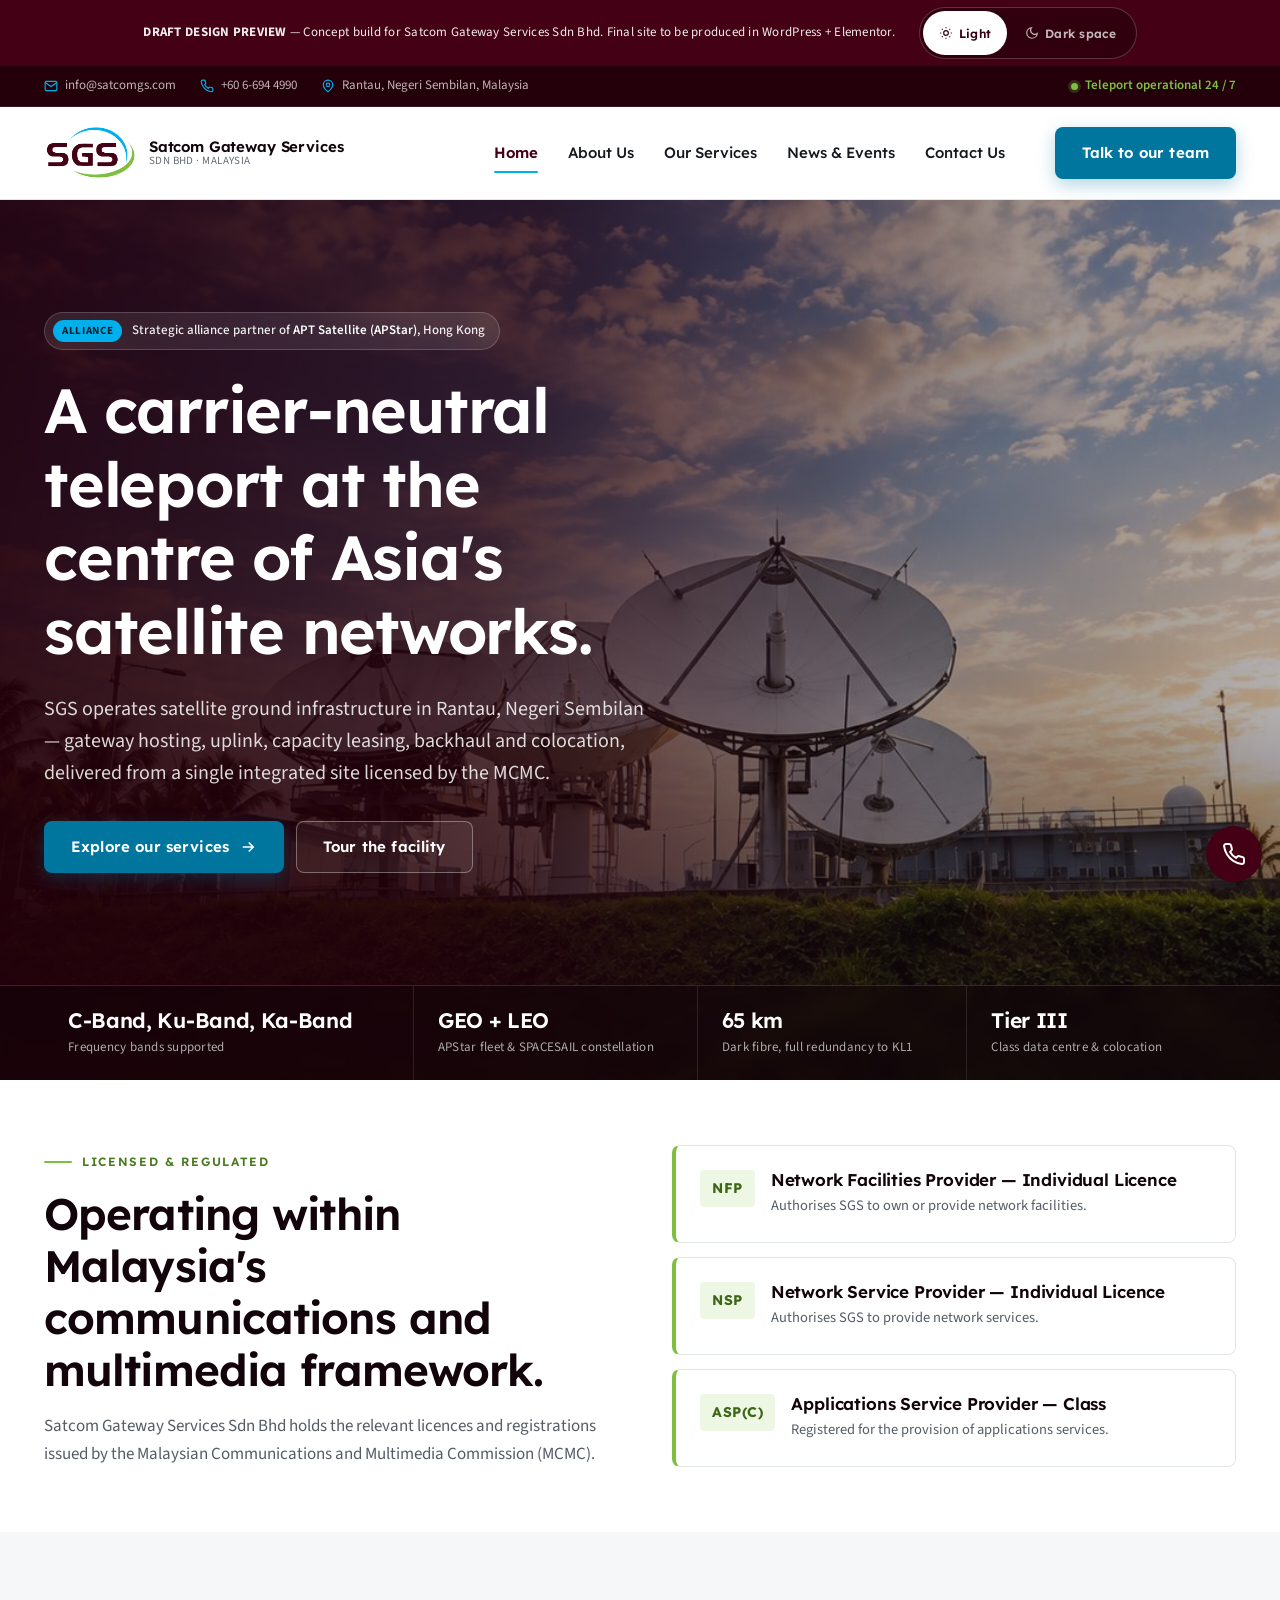
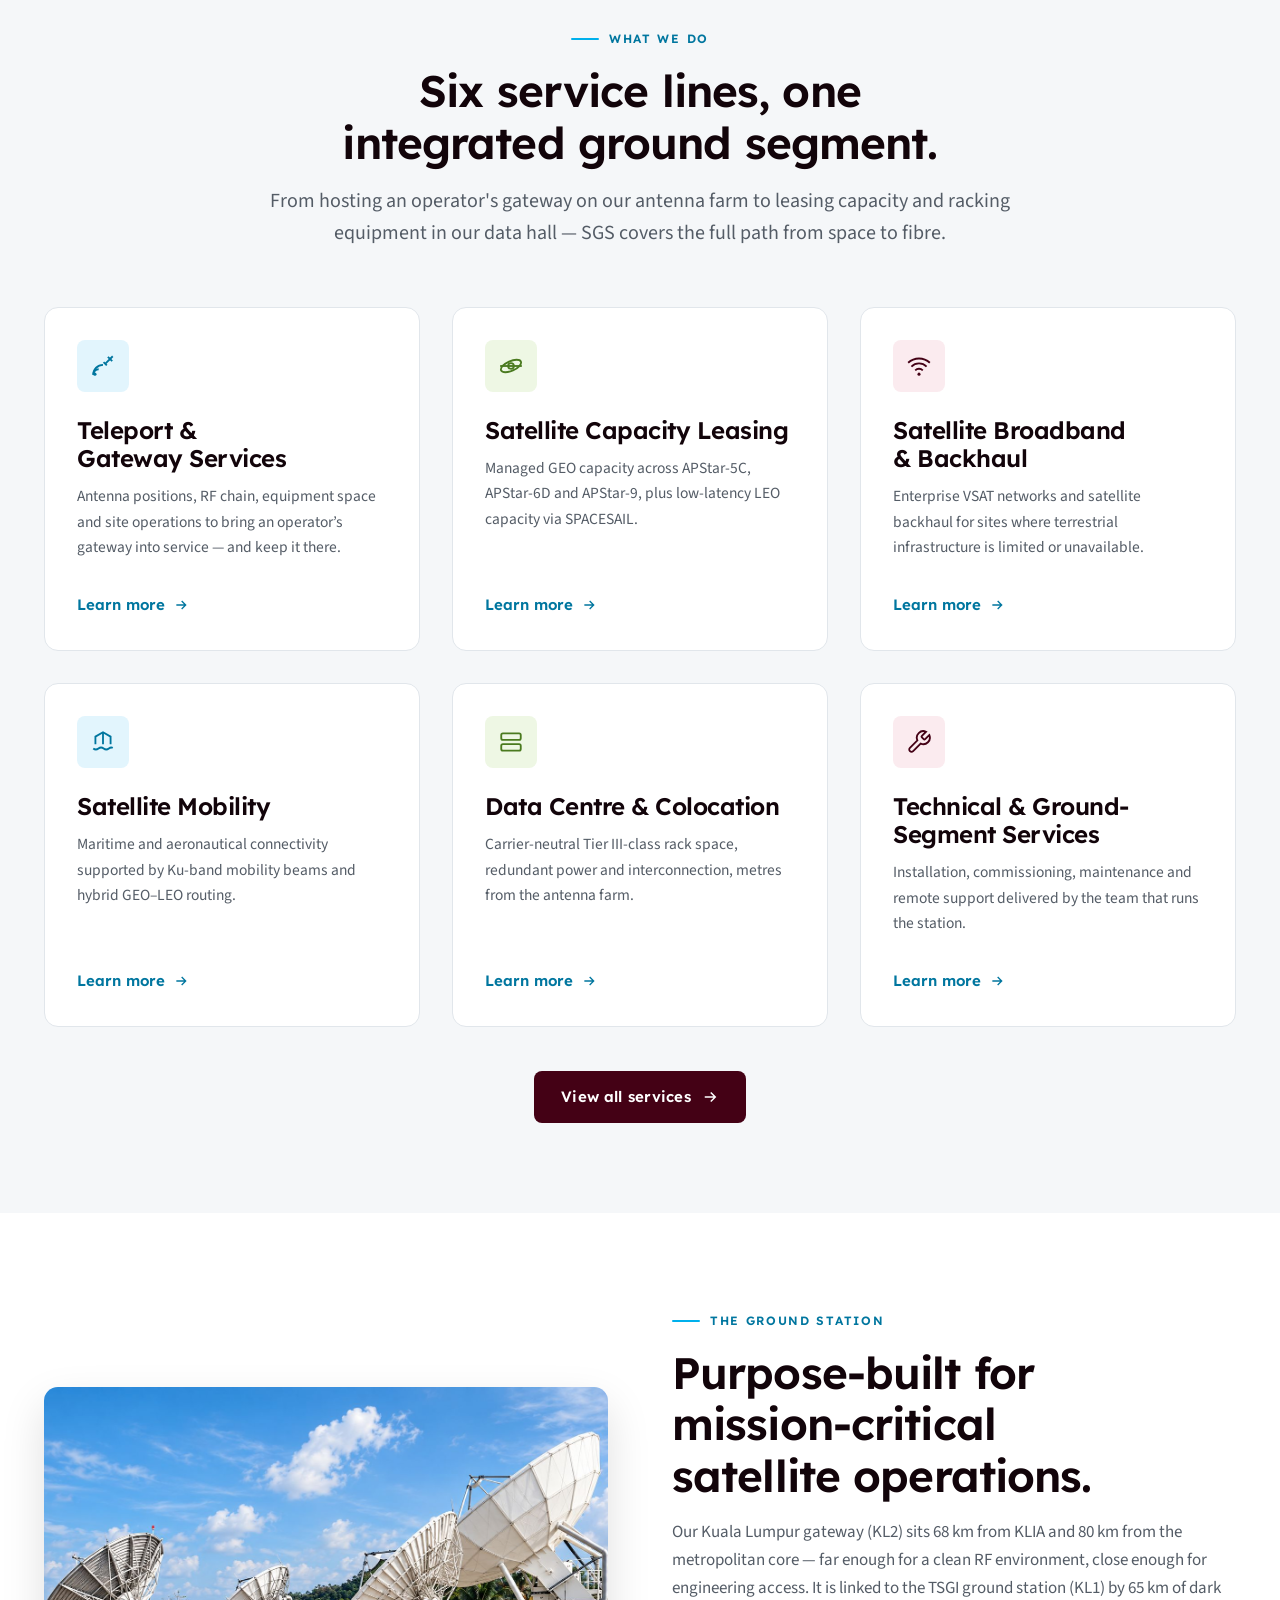
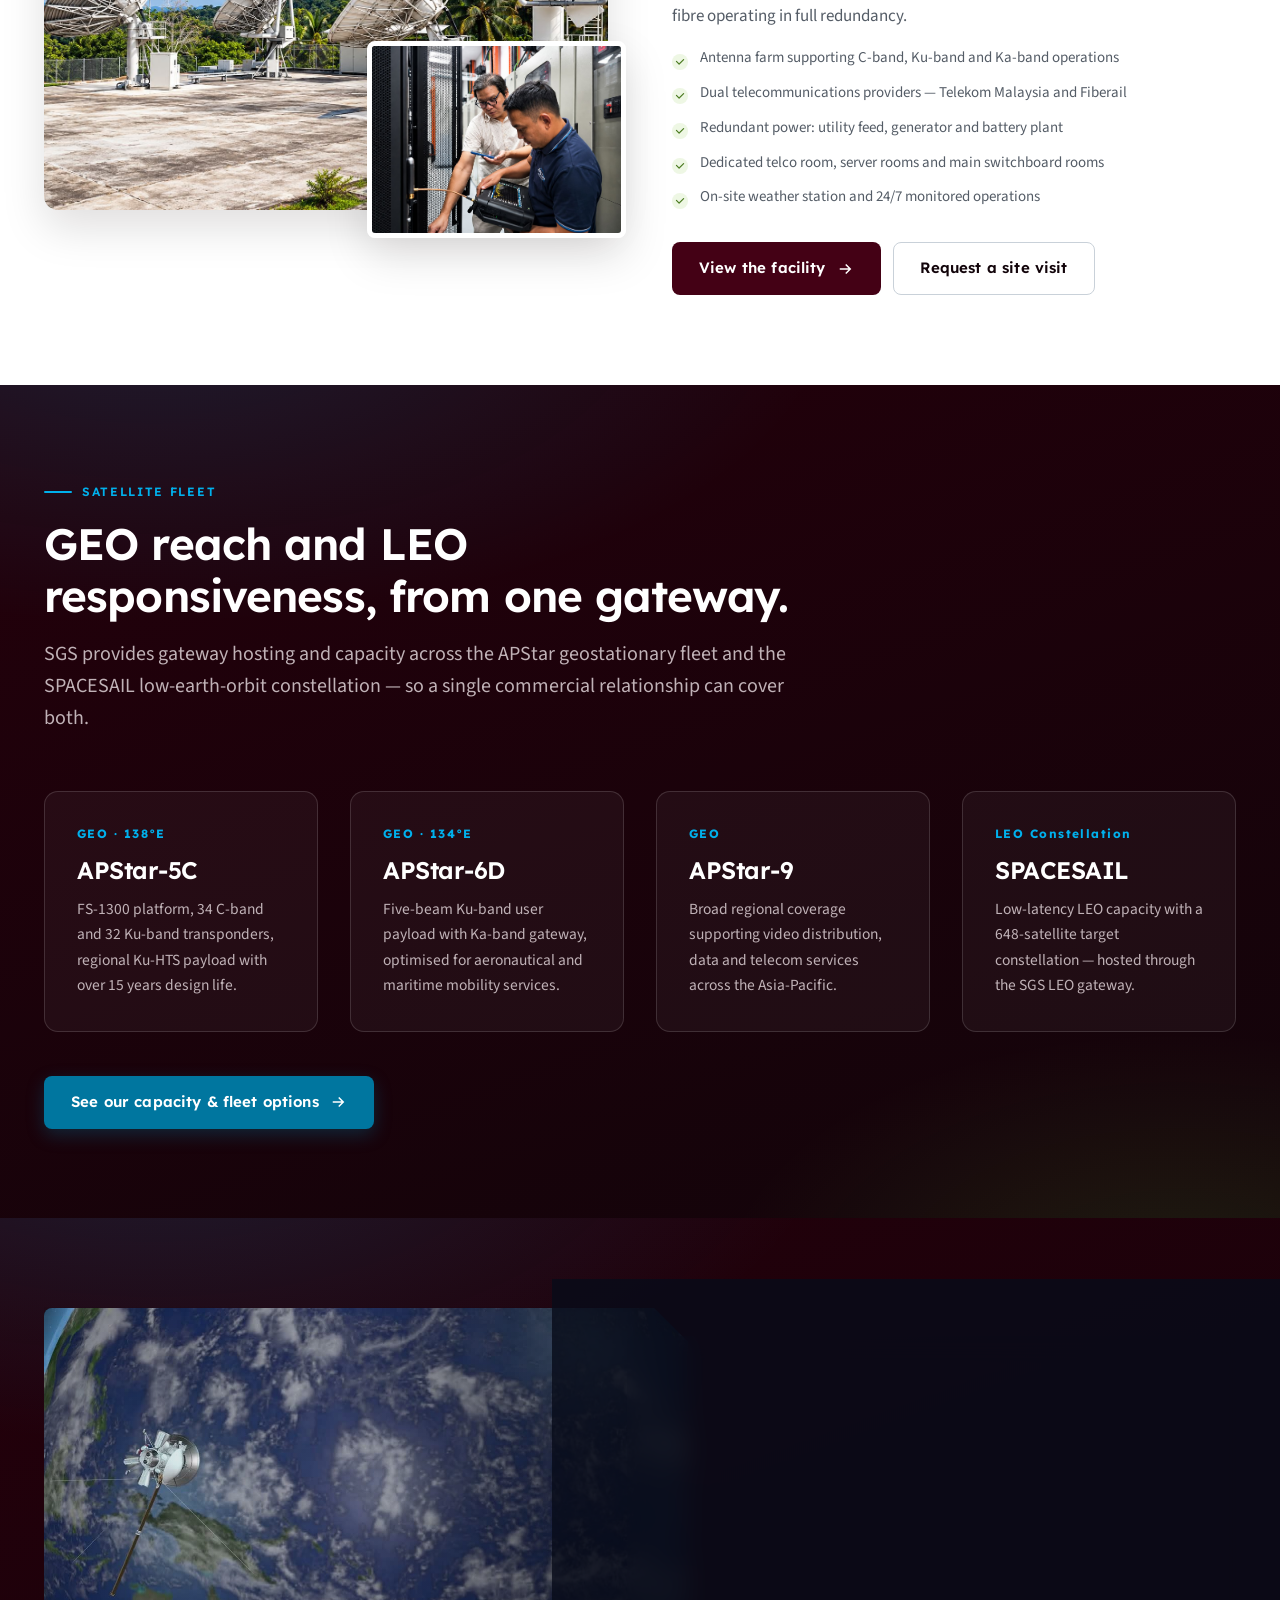
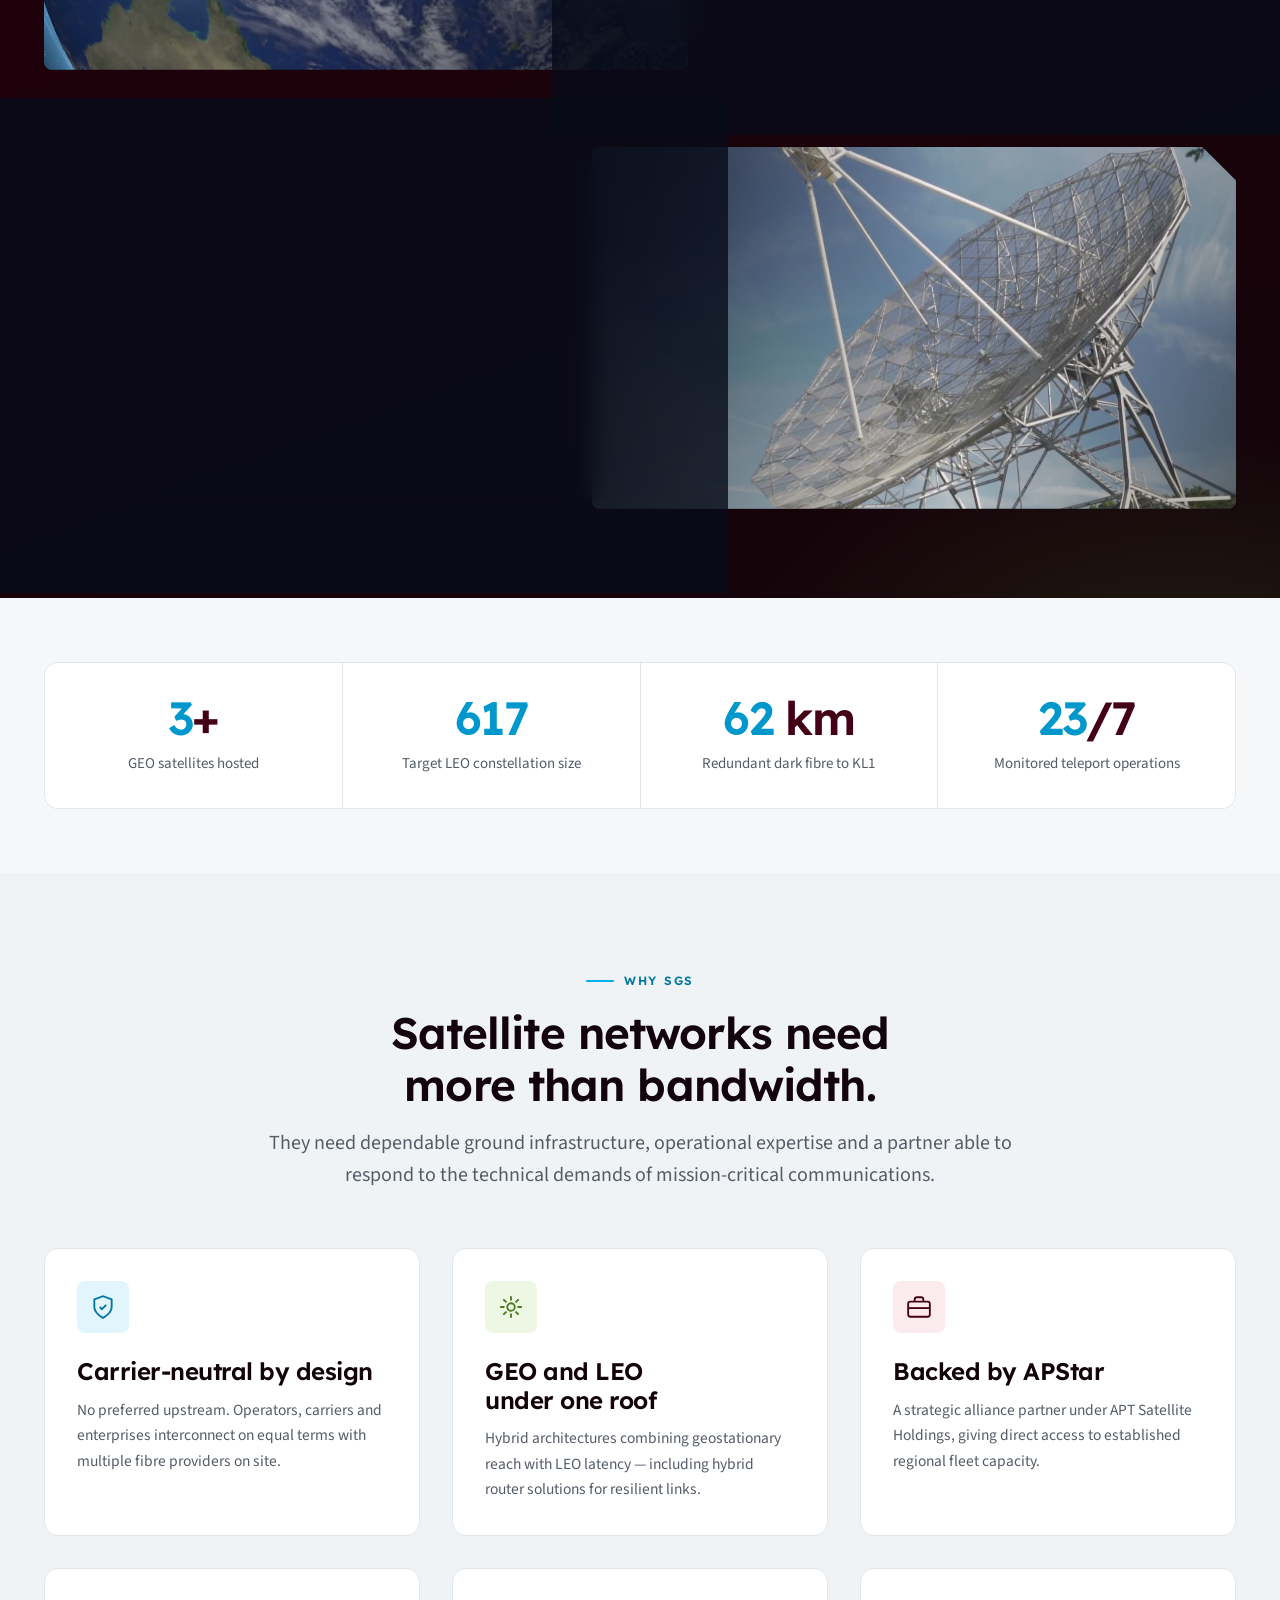
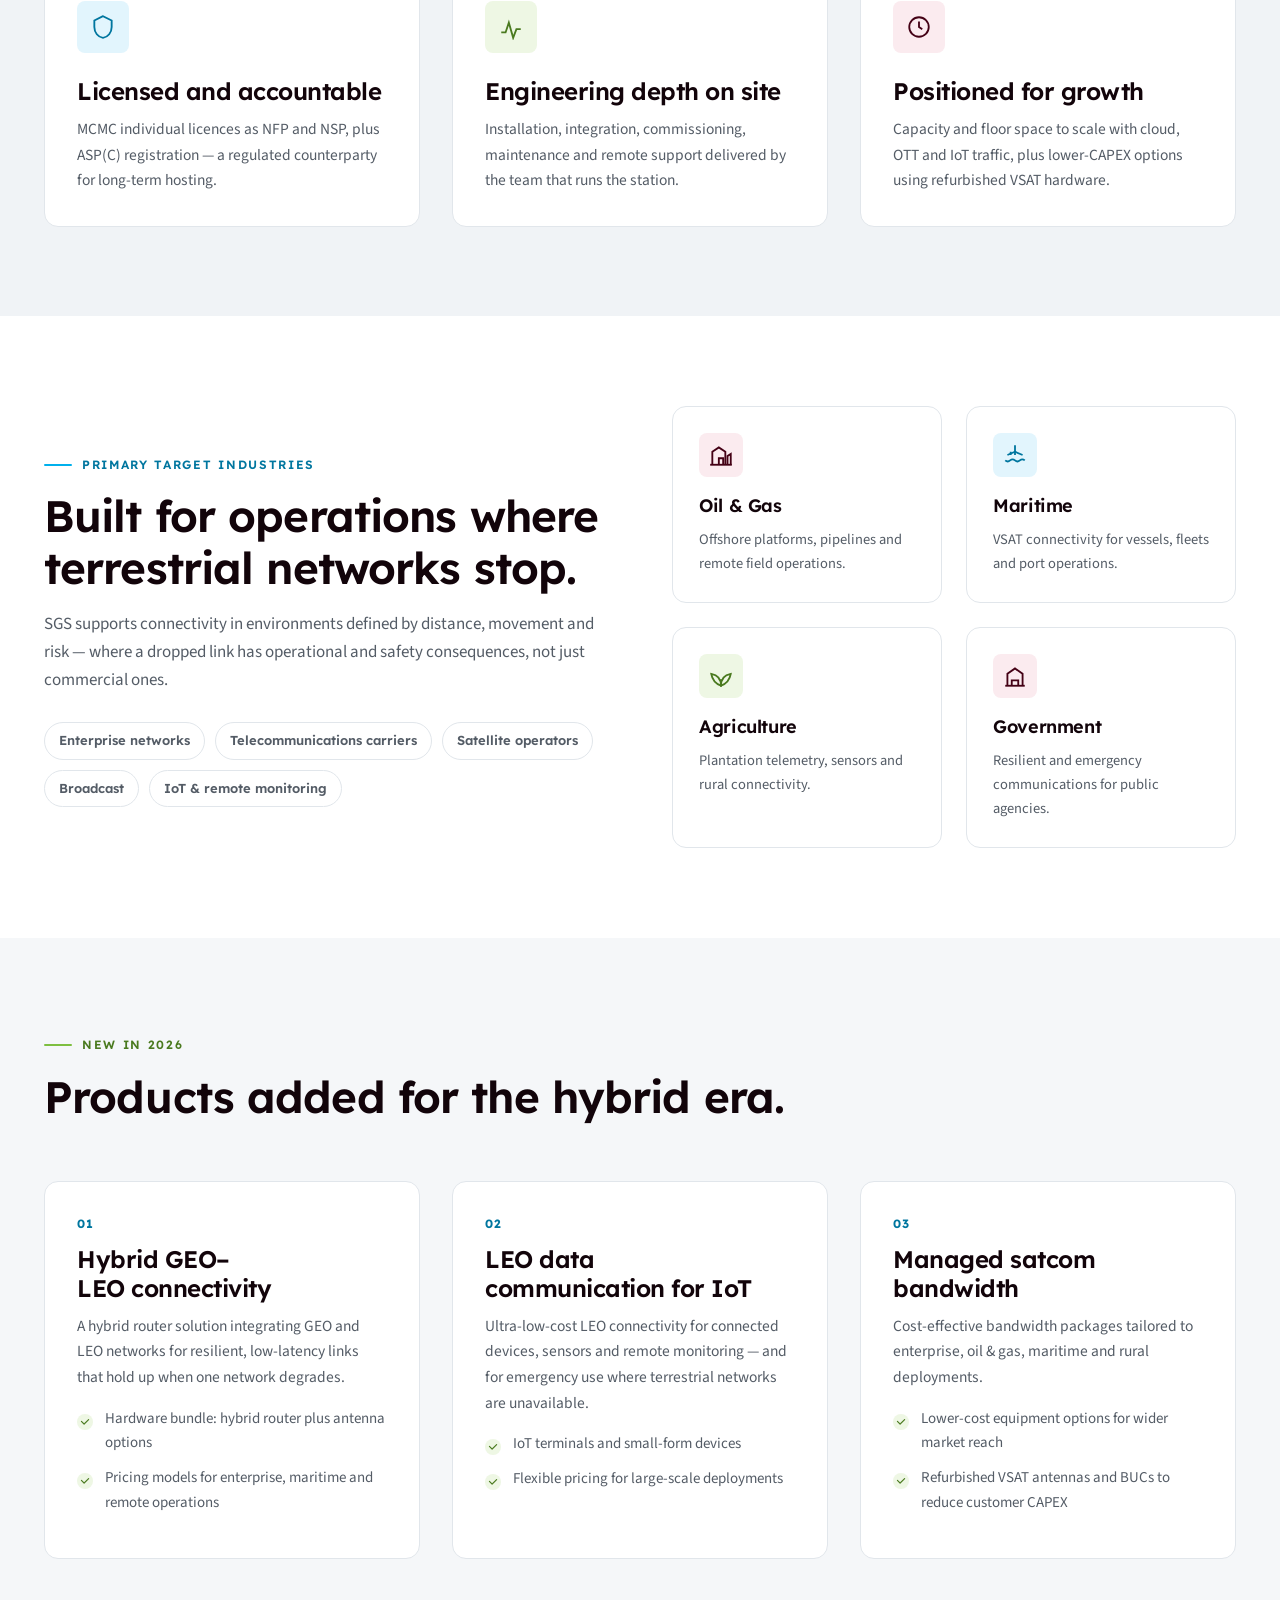
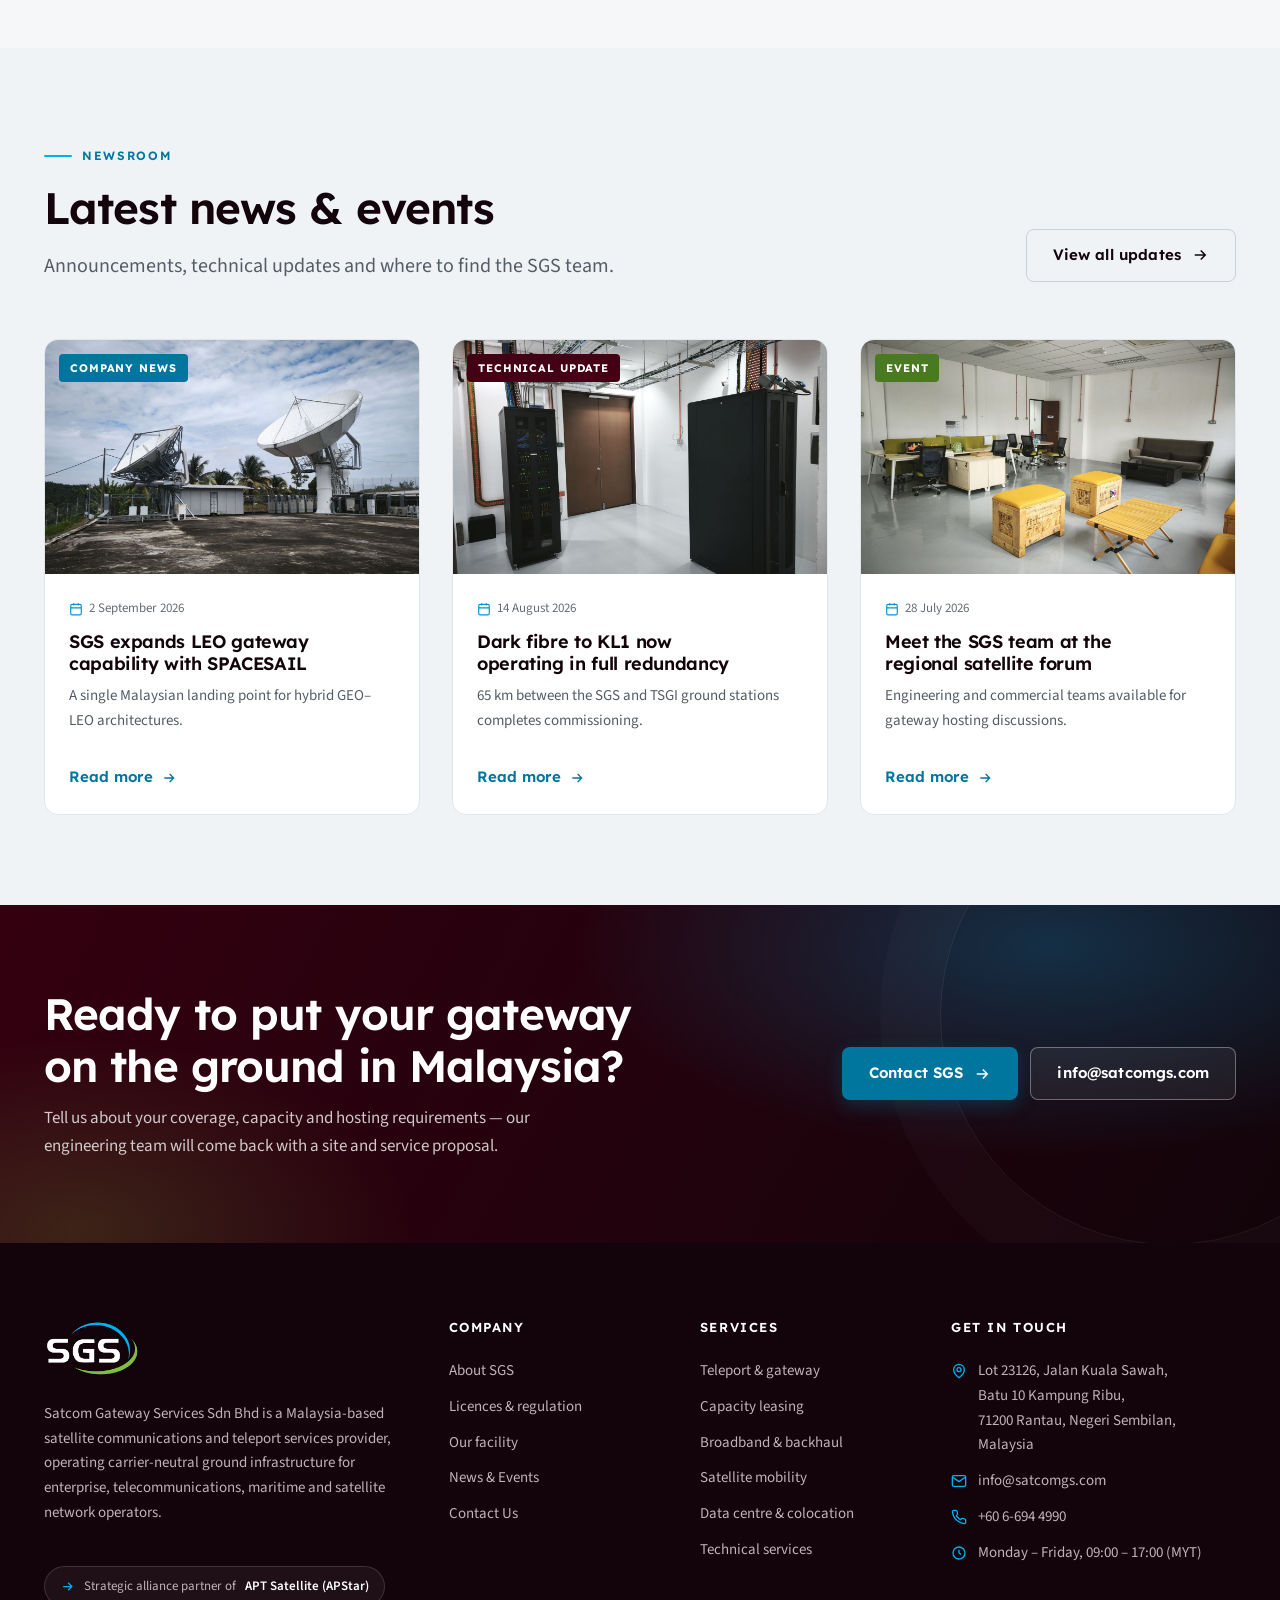
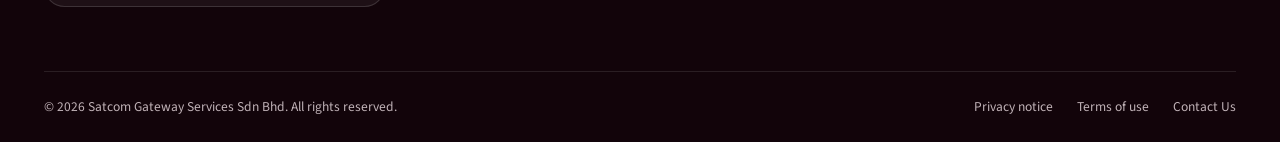
<file: index.html>
<!DOCTYPE html>
<html lang="en">
<head>
<meta charset="utf-8">
<meta name="viewport" content="width=device-width, initial-scale=1">
<title>SGS — Satcom Gateway Services | Carrier-Neutral Teleport in Malaysia</title>
<meta name="description" content="Satcom Gateway Services Sdn Bhd operates a carrier-neutral teleport and Tier III-class data centre in Rantau, Negeri Sembilan — satellite gateway hosting, capacity leasing, backhaul and colocation for the Asian region.">
<link rel="icon" href="assets/img/sgs-logo.png">
<link rel="preconnect" href="https://fonts.googleapis.com">
<link rel="preconnect" href="https://fonts.gstatic.com" crossorigin>
<link href="https://fonts.googleapis.com/css2?family=Lexend:wght@300;400;500;600;700&family=Source+Sans+3:wght@300;400;500;600;700&display=swap" rel="stylesheet">
<script>
/* Draft-only theme switch. Applied before paint so there is no flash of the
   wrong theme. Not part of the WordPress build. */
(function(){try{var t=localStorage.getItem('sgs-theme');
if(t==='dark'||t==='light'){document.documentElement.setAttribute('data-theme',t);}}catch(e){}})();
</script>
<link rel="stylesheet" href="assets/css/style.css">
</head>
<body>

<a class="skip-link" href="#main">Skip to main content</a>

<div class="preloader" id="preloader" aria-hidden="true">
  <div class="preloader__stage">
    <svg class="pl-sys" viewBox="0 0 320 320" aria-hidden="true">
      <g class="pl-sys__rot">
        <g class="pl-orbit" style="--tilt:-24deg;--i:0">
          <ellipse class="pl-orbit__path" cx="160" cy="160" rx="132" ry="46" pathLength="100"/>
          <ellipse class="pl-orbit__sat"  cx="160" cy="160" rx="132" ry="46" pathLength="100"/>
        </g>
        <g class="pl-orbit" style="--tilt:38deg;--i:1">
          <ellipse class="pl-orbit__path" cx="160" cy="160" rx="116" ry="58" pathLength="100"/>
          <ellipse class="pl-orbit__sat"  cx="160" cy="160" rx="116" ry="58" pathLength="100"/>
        </g>
        <g class="pl-orbit" style="--tilt:84deg;--i:2">
          <ellipse class="pl-orbit__path" cx="160" cy="160" rx="140" ry="36" pathLength="100"/>
          <ellipse class="pl-orbit__sat"  cx="160" cy="160" rx="140" ry="36" pathLength="100"/>
        </g>
      </g>
      <circle class="pl-wave" cx="160" cy="160" r="30"/>
      <circle class="pl-wave" cx="160" cy="160" r="30" style="animation-delay:2.2s"/>
    </svg>
    <img class="preloader__logo" src="assets/img/sgs-logo-light.png" alt="" width="693" height="418">
  </div>
  <div class="preloader__text">
    <span>Acquiring signal</span>
    <span>Establishing uplink</span>
    <span>Link established</span>
  </div>
  <div class="preloader__bar"></div>
</div>

<div class="draft-flag">
  <span class="draft-flag__text"><strong>DRAFT DESIGN PREVIEW</strong> — Concept build for Satcom Gateway Services Sdn Bhd. Final site to be produced in WordPress + Elementor.</span>
  <span class="theme-switch" role="group" aria-label="Preview theme">
    <button class="theme-switch__btn" type="button" data-theme-set="light" aria-pressed="true"><svg viewBox="0 0 24 24" fill="none" stroke="currentColor" stroke-width="2" aria-hidden="true"><circle cx="12" cy="12" r="4"/><path d="M12 2v2M12 20v2M4.9 4.9l1.4 1.4M17.7 17.7l1.4 1.4M2 12h2M20 12h2M4.9 19.1l1.4-1.4M17.7 6.3l1.4-1.4"/></svg> Light</button>
    <button class="theme-switch__btn" type="button" data-theme-set="dark" aria-pressed="false"><svg viewBox="0 0 24 24" fill="none" stroke="currentColor" stroke-width="2" aria-hidden="true"><path d="M21 12.8A9 9 0 1 1 11.2 3a7 7 0 0 0 9.8 9.8Z"/></svg> Dark space</button>
  </span>
</div>

<!-- ============ TOP BAR ============ -->
<div class="topbar">
  <div class="container topbar__inner">
    <ul class="topbar__list">
      <li>
        <svg viewBox="0 0 24 24" fill="none" stroke="currentColor" stroke-width="2" aria-hidden="true"><path d="M4 4h16v16H4z" opacity="0"/><path d="m22 6-10 7L2 6"/><rect x="2" y="4" width="20" height="16" rx="2"/></svg>
        <a href="mailto:info@satcomgs.com">info@satcomgs.com</a>
      </li>
      <li>
        <svg viewBox="0 0 24 24" fill="none" stroke="currentColor" stroke-width="2" aria-hidden="true"><path d="M22 16.9v3a2 2 0 0 1-2.2 2 19.8 19.8 0 0 1-8.6-3.1 19.5 19.5 0 0 1-6-6A19.8 19.8 0 0 1 2.1 4.2 2 2 0 0 1 4.1 2h3a2 2 0 0 1 2 1.7c.1 1 .4 1.9.7 2.8a2 2 0 0 1-.5 2.1L8.1 9.9a16 16 0 0 0 6 6l1.3-1.3a2 2 0 0 1 2.1-.4c.9.3 1.8.6 2.8.7a2 2 0 0 1 1.7 2Z"/></svg>
        <a href="tel:+6066944990">+60 6-694 4990</a>
      </li>
      <li>
        <svg viewBox="0 0 24 24" fill="none" stroke="currentColor" stroke-width="2" aria-hidden="true"><path d="M20 10c0 6-8 12-8 12s-8-6-8-12a8 8 0 0 1 16 0Z"/><circle cx="12" cy="10" r="3"/></svg>
        Rantau, Negeri Sembilan, Malaysia
      </li>
    </ul>
    <span class="topbar__tag"><span class="topbar__dot"></span> Teleport operational 24 / 7</span>
  </div>
</div>

<!-- ============ HEADER ============ -->
<header class="site-header">
  <div class="container site-header__inner">
    <a class="brand" href="index.html" aria-label="SGS — Satcom Gateway Services, home">
      <img class="brand__logo brand__logo--light" src="assets/img/sgs-logo.png" alt="SGS logo" width="693" height="418">
      <img class="brand__logo brand__logo--dark" src="assets/img/sgs-logo-light.png" alt="" aria-hidden="true" width="693" height="418">
      <span class="brand__text">
        <span class="brand__name">Satcom Gateway Services</span>
        <span class="brand__sub">Sdn Bhd · Malaysia</span>
      </span>
    </a>

    <button class="nav-toggle" type="button" aria-expanded="false" aria-controls="primary-nav" aria-label="Toggle navigation menu">
      <svg class="icon-open" viewBox="0 0 24 24" fill="none" stroke="currentColor" stroke-width="2" aria-hidden="true"><path d="M3 6h18M3 12h18M3 18h18"/></svg>
      <svg class="icon-close" viewBox="0 0 24 24" fill="none" stroke="currentColor" stroke-width="2" aria-hidden="true"><path d="M18 6 6 18M6 6l12 12"/></svg>
    </button>

    <nav class="nav" id="primary-nav" aria-label="Primary">
      <ul class="nav__list">
        <li><a class="nav__link is-active" href="index.html" aria-current="page">Home</a></li>
        <li><a class="nav__link" href="about.html">About Us</a></li>
        <li><a class="nav__link" href="services.html">Our Services</a></li>
        <li><a class="nav__link" href="news.html">News &amp; Events</a></li>
        <li><a class="nav__link" href="contact.html">Contact Us</a></li>
      </ul>
      <div class="nav__cta-mobile"><a class="btn btn--primary" href="contact.html">Talk to our team</a></div>
    </nav>

    <div class="header__cta"><a class="btn btn--primary" href="contact.html">Talk to our team</a></div>
  </div>
</header>

<main id="main">

  <!-- ============ HERO ============ -->
  <section class="hero">
    <img class="hero__bg" src="assets/img/hero-teleport.jpg" alt="" aria-hidden="true">
    <div class="hero__scrim"></div>
    <div class="container hero__inner">
      <div class="hero__content">
        <span class="hero__badge">
          <span class="hero__badge-chip">Alliance</span>
          <span>Strategic alliance partner of <strong>APT Satellite (APStar)</strong>, Hong Kong</span>
        </span>
        <h1>A carrier-neutral teleport at the centre of Asia's satellite networks.</h1>
        <p class="lead">
          SGS operates satellite ground infrastructure in Rantau, Negeri Sembilan — gateway hosting,
          uplink, capacity leasing, backhaul and colocation, delivered from a single integrated site
          licensed by the MCMC.
        </p>
        <div class="btn-row">
          <a class="btn btn--primary" href="services.html">
            Explore our services
            <svg viewBox="0 0 24 24" fill="none" stroke="currentColor" stroke-width="2" aria-hidden="true"><path d="M5 12h14M13 6l6 6-6 6"/></svg>
          </a>
          <a class="btn btn--ghost-light" href="about.html#facility">Tour the facility</a>
        </div>
      </div>
    </div>

    <div class="hero__strip">
      <div class="container">
        <div class="hero__strip-grid">
          <div class="hero__strip-item">
            <div class="hero__strip-value"><span class="nb">C-Band</span>, <span class="nb">Ku-Band</span>, <span class="nb">Ka-Band</span></div>
            <div class="hero__strip-label">Frequency bands supported</div>
          </div>
          <div class="hero__strip-item">
            <div class="hero__strip-value">GEO + LEO</div>
            <div class="hero__strip-label">APStar fleet &amp; SPACESAIL constellation</div>
          </div>
          <div class="hero__strip-item">
            <div class="hero__strip-value">65 km</div>
            <div class="hero__strip-label">Dark fibre, full redundancy to KL1</div>
          </div>
          <div class="hero__strip-item">
            <div class="hero__strip-value">Tier III</div>
            <div class="hero__strip-label">Class data centre &amp; colocation</div>
          </div>
        </div>
      </div>
    </div>
  </section>

  <!-- ============ LICENSING / TRUST ============ -->
  <section class="section section--tight section--light">
    <div class="container">
      <div class="split">
        <div data-reveal>
          <span class="eyebrow eyebrow--green">Licensed &amp; regulated</span>
          <h2 style="font-size:clamp(1.4rem,1.1rem+1vw,1.9rem)">Operating within Malaysia's communications and multimedia framework.</h2>
          <p class="text-muted">
            Satcom Gateway Services Sdn Bhd holds the relevant licences and registrations issued by the
            Malaysian Communications and Multimedia Commission (MCMC).
          </p>
        </div>
        <div class="grid" style="gap:14px" data-reveal data-reveal-delay="1">
          <div class="licence-card">
            <span class="licence-card__code">NFP</span>
            <div>
              <h4>Network Facilities Provider — Individual Licence</h4>
              <p>Authorises SGS to own or provide network facilities.</p>
            </div>
          </div>
          <div class="licence-card">
            <span class="licence-card__code">NSP</span>
            <div>
              <h4>Network Service Provider — Individual Licence</h4>
              <p>Authorises SGS to provide network services.</p>
            </div>
          </div>
          <div class="licence-card">
            <span class="licence-card__code">ASP(C)</span>
            <div>
              <h4>Applications Service Provider — Class</h4>
              <p>Registered for the provision of applications services.</p>
            </div>
          </div>
        </div>
      </div>
    </div>
  </section>

  <!-- ============ SOLUTIONS OVERVIEW ============ -->
  <section class="section">
    <div class="container">
      <div class="section-head section-head--center" data-reveal>
        <span class="eyebrow">What we do</span>
        <h2>Six service lines, one integrated ground segment.</h2>
        <p class="lead">
          From hosting an operator's gateway on our antenna farm to leasing capacity and racking
          equipment in our data hall — SGS covers the full path from space to fibre.
        </p>
      </div>

      <div class="grid grid--3 grid--gap-lg">
        <article class="card card--link" data-reveal>
          <span class="card__icon">
            <svg viewBox="0 0 24 24" fill="none" stroke="currentColor" stroke-width="1.7" aria-hidden="true"><path d="M3 20a9 9 0 0 1 9-9"/><path d="M3 20a5 5 0 0 1 5-5"/><circle cx="4.5" cy="19.5" r="1.5" fill="currentColor" stroke="none"/><path d="m14 10 7-7"/><path d="M16.5 3.5 20.5 7.5"/><path d="M12.5 8.5 15.5 11.5"/></svg>
          </span>
          <h3>Teleport &amp; Gateway Services</h3>
          <p>Antenna positions, RF chain, equipment space and site operations to bring an operator&rsquo;s gateway into service &mdash; and keep it there.</p>
          <a class="link-arrow" href="services.html#gateway">
            Learn more
            <svg viewBox="0 0 24 24" fill="none" stroke="currentColor" stroke-width="2" aria-hidden="true"><path d="M5 12h14M13 6l6 6-6 6"/></svg>
          </a>
        </article>

        <article class="card card--link" data-reveal data-reveal-delay="1">
          <span class="card__icon card__icon--green">
            <svg viewBox="0 0 24 24" fill="none" stroke="currentColor" stroke-width="1.7" aria-hidden="true"><path d="M2 12h20"/><ellipse cx="12" cy="12" rx="10" ry="4.5" transform="rotate(-24 12 12)"/><circle cx="12" cy="12" r="2.6"/></svg>
          </span>
          <h3>Satellite Capacity Leasing</h3>
          <p>Managed GEO capacity across APStar-5C, APStar-6D and APStar-9, plus low-latency LEO capacity via SPACESAIL.</p>
          <a class="link-arrow" href="services.html#capacity">
            Learn more
            <svg viewBox="0 0 24 24" fill="none" stroke="currentColor" stroke-width="2" aria-hidden="true"><path d="M5 12h14M13 6l6 6-6 6"/></svg>
          </a>
        </article>

        <article class="card card--link" data-reveal data-reveal-delay="2">
          <span class="card__icon card__icon--maroon">
            <svg viewBox="0 0 24 24" fill="none" stroke="currentColor" stroke-width="1.7" aria-hidden="true"><path d="M5 12.5a9.9 9.9 0 0 1 14 0"/><path d="M8.5 16a5 5 0 0 1 7 0"/><path d="M2 9a14.7 14.7 0 0 1 20 0"/><circle cx="12" cy="19.5" r="1.4" fill="currentColor" stroke="none"/></svg>
          </span>
          <h3>Satellite Broadband &amp; Backhaul</h3>
          <p>Enterprise VSAT networks and satellite backhaul for sites where terrestrial infrastructure is limited or unavailable.</p>
          <a class="link-arrow" href="services.html#broadband">
            Learn more
            <svg viewBox="0 0 24 24" fill="none" stroke="currentColor" stroke-width="2" aria-hidden="true"><path d="M5 12h14M13 6l6 6-6 6"/></svg>
          </a>
        </article>

        <article class="card card--link" data-reveal>
          <span class="card__icon">
            <svg viewBox="0 0 24 24" fill="none" stroke="currentColor" stroke-width="1.7" aria-hidden="true"><path d="M3 18c1.6 1.3 3.2 1.3 4.8 0s3.2-1.3 4.8 0 3.2 1.3 4.8 0 2.7-1.1 3.6-.6"/><path d="M5 14V7l7-4 7 4v7"/><path d="M12 3v11"/></svg>
          </span>
          <h3>Satellite Mobility</h3>
          <p>Maritime and aeronautical connectivity supported by Ku-band mobility beams and hybrid GEO&ndash;LEO routing.</p>
          <a class="link-arrow" href="services.html#mobility">
            Learn more
            <svg viewBox="0 0 24 24" fill="none" stroke="currentColor" stroke-width="2" aria-hidden="true"><path d="M5 12h14M13 6l6 6-6 6"/></svg>
          </a>
        </article>

        <article class="card card--link" data-reveal data-reveal-delay="1">
          <span class="card__icon card__icon--green">
            <svg viewBox="0 0 24 24" fill="none" stroke="currentColor" stroke-width="1.7" aria-hidden="true"><rect x="3" y="4" width="18" height="6" rx="1.5"/><rect x="3" y="14" width="18" height="6" rx="1.5"/><path d="M7 7h.01M7 17h.01"/></svg>
          </span>
          <h3>Data Centre &amp; Colocation</h3>
          <p>Carrier-neutral Tier III-class rack space, redundant power and interconnection, metres from the antenna farm.</p>
          <a class="link-arrow" href="services.html#datacentre">
            Learn more
            <svg viewBox="0 0 24 24" fill="none" stroke="currentColor" stroke-width="2" aria-hidden="true"><path d="M5 12h14M13 6l6 6-6 6"/></svg>
          </a>
        </article>

        <article class="card card--link" data-reveal data-reveal-delay="2">
          <span class="card__icon card__icon--maroon">
            <svg viewBox="0 0 24 24" fill="none" stroke="currentColor" stroke-width="1.7" aria-hidden="true"><path d="M14.7 6.3a1 1 0 0 0 0 1.4l1.6 1.6a1 1 0 0 0 1.4 0l3.77-3.77a6 6 0 0 1-7.94 7.94l-6.91 6.91a2.12 2.12 0 0 1-3-3l6.91-6.91a6 6 0 0 1 7.94-7.94l-3.76 3.76Z"/></svg>
          </span>
          <h3>Technical &amp; Ground-Segment Services</h3>
          <p>Installation, commissioning, maintenance and remote support delivered by the team that runs the station.</p>
          <a class="link-arrow" href="services.html#technical">
            Learn more
            <svg viewBox="0 0 24 24" fill="none" stroke="currentColor" stroke-width="2" aria-hidden="true"><path d="M5 12h14M13 6l6 6-6 6"/></svg>
          </a>
        </article>
      </div>

      <div style="text-align:center;margin-top:44px" data-reveal>
        <a class="btn btn--maroon" href="services.html">
          View all services
          <svg viewBox="0 0 24 24" fill="none" stroke="currentColor" stroke-width="2" aria-hidden="true"><path d="M5 12h14M13 6l6 6-6 6"/></svg>
        </a>
      </div>
    </div>
  </section>

  <!-- ============ FACILITY SPLIT ============ -->
  <section class="section section--light">
    <div class="container">
      <div class="split">
        <div class="split__media media-stack" data-reveal>
          <div class="media-stack__main">
            <img src="assets/img/antenna-array.jpg" alt="The antenna array at the SGS ground station in Rantau, Negeri Sembilan" loading="lazy" width="1400" height="933">
          </div>
          <div class="media-stack__float">
            <img src="assets/img/engineers-racks.jpg" alt="SGS engineers working at the equipment racks" loading="lazy" width="1400" height="933">
          </div>
        </div>

        <div class="split__content" data-reveal data-reveal-delay="1">
          <span class="eyebrow">The ground station</span>
          <h2>Purpose-built for mission-critical satellite operations.</h2>
          <p class="text-muted">
            Our Kuala Lumpur gateway (KL2) sits 68&nbsp;km from KLIA and 80&nbsp;km from the metropolitan
            core — far enough for a clean RF environment, close enough for engineering access. It is linked
            to the TSGI ground station (KL1) by 65&nbsp;km of dark fibre operating in full redundancy.
          </p>
          <ul class="tick-list">
            <li>Antenna farm supporting C-band, Ku-band and Ka-band operations</li>
            <li>Dual telecommunications providers — Telekom Malaysia and Fiberail</li>
            <li>Redundant power: utility feed, generator and battery plant</li>
            <li>Dedicated telco room, server rooms and main switchboard rooms</li>
            <li>On-site weather station and 24/7 monitored operations</li>
          </ul>
          <div class="btn-row" style="margin-top:32px">
            <a class="btn btn--maroon" href="about.html#facility">
              View the facility
              <svg viewBox="0 0 24 24" fill="none" stroke="currentColor" stroke-width="2" aria-hidden="true"><path d="M5 12h14M13 6l6 6-6 6"/></svg>
            </a>
            <a class="btn btn--ghost" href="contact.html">Request a site visit</a>
          </div>
        </div>
      </div>
    </div>
  </section>

  <!-- ============ FLEET ============ -->
  <section class="section section--dark">
    <div class="container">
      <div class="section-head" data-reveal>
        <span class="eyebrow">Satellite fleet</span>
        <h2>GEO reach and LEO responsiveness, from one gateway.</h2>
        <p class="lead">
          SGS provides gateway hosting and capacity across the APStar geostationary fleet and the
          SPACESAIL low-earth-orbit constellation — so a single commercial relationship can cover both.
        </p>
      </div>

      <div class="grid grid--4 grid--gap-lg">
        <article class="card card--dark" data-reveal>
          <div class="card__num">GEO · 138°E</div>
          <h3>APStar-5C</h3>
          <p>FS-1300 platform, 34 C-band and 32 Ku-band transponders, regional Ku-HTS payload with over 15 years design life.</p>
        </article>
        <article class="card card--dark" data-reveal data-reveal-delay="1">
          <div class="card__num">GEO · 134°E</div>
          <h3>APStar-6D</h3>
          <p>Five-beam Ku-band user payload with Ka-band gateway, optimised for aeronautical and maritime mobility services.</p>
        </article>
        <article class="card card--dark" data-reveal data-reveal-delay="2">
          <div class="card__num">GEO</div>
          <h3>APStar-9</h3>
          <p>Broad regional coverage supporting video distribution, data and telecom services across the Asia-Pacific.</p>
        </article>
        <article class="card card--dark" data-reveal data-reveal-delay="3">
          <div class="card__num">LEO Constellation</div>
          <h3>SPACESAIL</h3>
          <p>Low-latency LEO capacity with a 648-satellite target constellation — hosted through the SGS LEO gateway.</p>
        </article>
      </div>

      <div style="margin-top:44px" data-reveal>
        <a class="btn btn--primary" href="services.html#capacity">
          See our capacity &amp; fleet options
          <svg viewBox="0 0 24 24" fill="none" stroke="currentColor" stroke-width="2" aria-hidden="true"><path d="M5 12h14M13 6l6 6-6 6"/></svg>
        </a>
      </div>
    </div>
  </section>


  <!-- ============ VIDEO FEATURES ============ -->
  <section class="section section--dark vfeature">
    <div class="container">

      <div class="vfeature__row" data-reveal>
        <div class="vfeature__media">
          <img class="vfeature__poster" src="assets/video/constellation-poster.jpg"
               alt="Satellites in low earth orbit circling the planet" width="1280" height="720">
          <video data-src="assets/video/constellation.mp4" muted loop playsinline
                 preload="none" poster="assets/video/constellation-poster.jpg" aria-hidden="true"></video>
        </div>
        <div class="vfeature__panel">
          <span class="eyebrow">GEO + LEO</span>
          <h3>Two orbits, one landing point.</h3>
          <p>
            SGS hosts gateway operations for the APStar geostationary fleet and the
            SPACESAIL low-earth-orbit constellation on the same site &mdash; so a hybrid
            network needs one teleport, one engineering team and one agreement.
          </p>
          <a class="link-arrow" href="services.html#capacity">
            See capacity leasing
            <svg viewBox="0 0 24 24" fill="none" stroke="currentColor" stroke-width="2" aria-hidden="true"><path d="M5 12h14M13 6l6 6-6 6"/></svg>
          </a>
        </div>
      </div>

      <div class="vfeature__row vfeature__row--flip" data-reveal>
        <div class="vfeature__media">
          <img class="vfeature__poster" src="assets/video/dish-poster.jpg"
               alt="A large parabolic satellite antenna against the sky" width="1280" height="720">
          <video data-src="assets/video/dish.mp4" muted loop playsinline
                 preload="none" poster="assets/video/dish-poster.jpg" aria-hidden="true"></video>
        </div>
        <div class="vfeature__panel">
          <span class="eyebrow">Ground segment</span>
          <h3>The part of the network that stays on the ground.</h3>
          <p>
            Antenna positions, RF chain, secure equipment space, redundant power &mdash; and
            the engineers who keep it all running. Carrier-neutral, MCMC-licensed, and
            68&nbsp;km from Kuala Lumpur International Airport.
          </p>
          <a class="link-arrow" href="about.html#facility">
            Inside the facility
            <svg viewBox="0 0 24 24" fill="none" stroke="currentColor" stroke-width="2" aria-hidden="true"><path d="M5 12h14M13 6l6 6-6 6"/></svg>
          </a>
        </div>
      </div>

    </div>
  </section>

  <!-- ============ STATS ============ -->
  <section class="section section--tight">
    <div class="container">
      <div class="stats" data-reveal>
        <div class="stat">
          <div class="stat__value"><span data-count-to="3">0</span>+</div>
          <div class="stat__label">GEO satellites hosted</div>
        </div>
        <div class="stat">
          <div class="stat__value"><span data-count-to="648">0</span></div>
          <div class="stat__label">Target LEO constellation size</div>
        </div>
        <div class="stat">
          <div class="stat__value"><span data-count-to="65">0</span> km</div>
          <div class="stat__label">Redundant dark fibre to KL1</div>
        </div>
        <div class="stat">
          <div class="stat__value"><span data-count-to="24">0</span>/7</div>
          <div class="stat__label">Monitored teleport operations</div>
        </div>
      </div>
    </div>
  </section>

  <!-- ============ WHY SGS ============ -->
  <section class="section section--tint">
    <div class="container">
      <div class="section-head section-head--center" data-reveal>
        <span class="eyebrow">Why SGS</span>
        <h2>Satellite networks need more than bandwidth.</h2>
        <p class="lead">
          They need dependable ground infrastructure, operational expertise and a partner able to
          respond to the technical demands of mission-critical communications.
        </p>
      </div>

      <div class="grid grid--3 grid--gap-lg">
        <article class="card" data-reveal>
          <span class="card__icon">
            <svg viewBox="0 0 24 24" fill="none" stroke="currentColor" stroke-width="1.7" aria-hidden="true"><path d="M12 22s8-4 8-10V5l-8-3-8 3v7c0 6 8 10 8 10Z"/><path d="m9 12 2 2 4-4"/></svg>
          </span>
          <h3>Carrier-neutral by design</h3>
          <p>No preferred upstream. Operators, carriers and enterprises interconnect on equal terms with multiple fibre providers on site.</p>
        </article>
        <article class="card" data-reveal data-reveal-delay="1">
          <span class="card__icon card__icon--green">
            <svg viewBox="0 0 24 24" fill="none" stroke="currentColor" stroke-width="1.7" aria-hidden="true"><path d="M12 2v4M12 18v4M4.9 4.9l2.9 2.9M16.2 16.2l2.9 2.9M2 12h4M18 12h4M4.9 19.1l2.9-2.9M16.2 7.8l2.9-2.9"/><circle cx="12" cy="12" r="3.5"/></svg>
          </span>
          <h3>GEO and LEO under one roof</h3>
          <p>Hybrid architectures combining geostationary reach with LEO latency — including hybrid router solutions for resilient links.</p>
        </article>
        <article class="card" data-reveal data-reveal-delay="2">
          <span class="card__icon card__icon--maroon">
            <svg viewBox="0 0 24 24" fill="none" stroke="currentColor" stroke-width="1.7" aria-hidden="true"><rect x="2" y="7" width="20" height="14" rx="2"/><path d="M16 7V5a2 2 0 0 0-2-2h-4a2 2 0 0 0-2 2v2"/><path d="M2 13h20"/></svg>
          </span>
          <h3>Backed by APStar</h3>
          <p>A strategic alliance partner under APT Satellite Holdings, giving direct access to established regional fleet capacity.</p>
        </article>
        <article class="card" data-reveal>
          <span class="card__icon">
            <svg viewBox="0 0 24 24" fill="none" stroke="currentColor" stroke-width="1.7" aria-hidden="true"><path d="M12 2 4 6v6c0 5 3.4 9.4 8 10 4.6-.6 8-5 8-10V6l-8-4Z"/></svg>
          </span>
          <h3>Licensed and accountable</h3>
          <p>MCMC individual licences as NFP and NSP, plus ASP(C) registration — a regulated counterparty for long-term hosting.</p>
        </article>
        <article class="card" data-reveal data-reveal-delay="1">
          <span class="card__icon card__icon--green">
            <svg viewBox="0 0 24 24" fill="none" stroke="currentColor" stroke-width="1.7" aria-hidden="true"><path d="M3 17h4l3-9 4 14 3-8h4"/></svg>
          </span>
          <h3>Engineering depth on site</h3>
          <p>Installation, integration, commissioning, maintenance and remote support delivered by the team that runs the station.</p>
        </article>
        <article class="card" data-reveal data-reveal-delay="2">
          <span class="card__icon card__icon--maroon">
            <svg viewBox="0 0 24 24" fill="none" stroke="currentColor" stroke-width="1.7" aria-hidden="true"><circle cx="12" cy="12" r="9"/><path d="M12 7v5l3 2"/></svg>
          </span>
          <h3>Positioned for growth</h3>
          <p>Capacity and floor space to scale with cloud, OTT and IoT traffic, plus lower-CAPEX options using refurbished VSAT hardware.</p>
        </article>
      </div>
    </div>
  </section>

  <!-- ============ INDUSTRIES ============ -->
  <section class="section section--light">
    <div class="container">
      <div class="split">
        <div data-reveal>
          <span class="eyebrow">Primary target industries</span>
          <h2>Built for operations where terrestrial networks stop.</h2>
          <p class="text-muted">
            SGS supports connectivity in environments defined by distance, movement and risk — where a
            dropped link has operational and safety consequences, not just commercial ones.
          </p>
          <div class="pill-row" style="margin-top:28px">
            <span class="pill">Enterprise networks</span>
            <span class="pill">Telecommunications carriers</span>
            <span class="pill">Satellite operators</span>
            <span class="pill">Broadcast</span>
            <span class="pill">IoT &amp; remote monitoring</span>
          </div>
        </div>

        <div class="grid grid--2" data-reveal data-reveal-delay="1">
          <article class="card" style="padding:26px">
            <span class="card__icon card__icon--maroon" style="width:44px;height:44px;margin-bottom:18px">
              <svg viewBox="0 0 24 24" fill="none" stroke="currentColor" stroke-width="1.7" aria-hidden="true"><path d="M4 21V9l6-4 6 4v12"/><path d="M10 21v-6h4v6"/><path d="M18 21V13l3-2v10"/><path d="M2 21h20"/></svg>
            </span>
            <h3 style="font-size:1.125rem">Oil &amp; Gas</h3>
            <p style="font-size:.9063rem">Offshore platforms, pipelines and remote field operations.</p>
          </article>
          <article class="card" style="padding:26px">
            <span class="card__icon" style="width:44px;height:44px;margin-bottom:18px">
              <svg viewBox="0 0 24 24" fill="none" stroke="currentColor" stroke-width="1.7" aria-hidden="true"><path d="M3 17c1.5 1.3 3 1.3 4.5 0s3-1.3 4.5 0 3 1.3 4.5 0 3-1.3 4.5 0"/><path d="M12 3v9"/><path d="m5 12 7-3 7 3"/><path d="M8 12V9"/></svg>
            </span>
            <h3 style="font-size:1.125rem">Maritime</h3>
            <p style="font-size:.9063rem">VSAT connectivity for vessels, fleets and port operations.</p>
          </article>
          <article class="card" style="padding:26px">
            <span class="card__icon card__icon--green" style="width:44px;height:44px;margin-bottom:18px">
              <svg viewBox="0 0 24 24" fill="none" stroke="currentColor" stroke-width="1.7" aria-hidden="true"><path d="M12 21c0-6 3-10 9-11-1 6-4 9-9 11Z"/><path d="M12 21c0-6-3-10-9-11 1 6 4 9 9 11Z"/><path d="M12 21v-6"/></svg>
            </span>
            <h3 style="font-size:1.125rem">Agriculture</h3>
            <p style="font-size:.9063rem">Plantation telemetry, sensors and rural connectivity.</p>
          </article>
          <article class="card" style="padding:26px">
            <span class="card__icon card__icon--maroon" style="width:44px;height:44px;margin-bottom:18px">
              <svg viewBox="0 0 24 24" fill="none" stroke="currentColor" stroke-width="1.7" aria-hidden="true"><path d="M3 21h18"/><path d="M5 21V10l7-5 7 5v11"/><path d="M9 21v-5h6v5"/></svg>
            </span>
            <h3 style="font-size:1.125rem">Government</h3>
            <p style="font-size:.9063rem">Resilient and emergency communications for public agencies.</p>
          </article>
        </div>
      </div>
    </div>
  </section>

  <!-- ============ NEW PRODUCTS ============ -->
  <section class="section">
    <div class="container">
      <div class="section-head" data-reveal>
        <span class="eyebrow eyebrow--green">New in 2026</span>
        <h2>Products added for the hybrid era.</h2>
      </div>

      <div class="grid grid--3 grid--gap-lg">
        <article class="card" data-reveal>
          <div class="card__num">01</div>
          <h3>Hybrid GEO–LEO connectivity</h3>
          <p>A hybrid router solution integrating GEO and LEO networks for resilient, low-latency links that hold up when one network degrades.</p>
          <ul class="tick-list">
            <li>Hardware bundle: hybrid router plus antenna options</li>
            <li>Pricing models for enterprise, maritime and remote operations</li>
          </ul>
        </article>
        <article class="card" data-reveal data-reveal-delay="1">
          <div class="card__num">02</div>
          <h3>LEO data communication for IoT</h3>
          <p>Ultra-low-cost LEO connectivity for connected devices, sensors and remote monitoring — and for emergency use where terrestrial networks are unavailable.</p>
          <ul class="tick-list">
            <li>IoT terminals and small-form devices</li>
            <li>Flexible pricing for large-scale deployments</li>
          </ul>
        </article>
        <article class="card" data-reveal data-reveal-delay="2">
          <div class="card__num">03</div>
          <h3>Managed satcom bandwidth</h3>
          <p>Cost-effective bandwidth packages tailored to enterprise, oil &amp; gas, maritime and rural deployments.</p>
          <ul class="tick-list">
            <li>Lower-cost equipment options for wider market reach</li>
            <li>Refurbished VSAT antennas and BUCs to reduce customer CAPEX</li>
          </ul>
        </article>
      </div>
    </div>
  </section>


  <!-- ============ NEWS & EVENTS TEASER ============ -->
  <section class="section section--tint">
    <div class="container">
      <div class="section-head" style="display:flex;justify-content:space-between;align-items:flex-end;gap:24px;flex-wrap:wrap;max-width:none" data-reveal>
        <div style="max-width:620px">
          <span class="eyebrow">Newsroom</span>
          <h2>Latest news &amp; events</h2>
          <p class="lead" style="margin-bottom:0">
            Announcements, technical updates and where to find the SGS team.
          </p>
        </div>
        <a class="btn btn--ghost" href="news.html">
          View all updates
          <svg viewBox="0 0 24 24" fill="none" stroke="currentColor" stroke-width="2" aria-hidden="true"><path d="M5 12h14M13 6l6 6-6 6"/></svg>
        </a>
      </div>

      <div class="post-grid">
        <article class="post-card" data-reveal>
          <div class="post-card__media">
            <span class="post-tag post-tag--news">Company News</span>
            <a href="news-article.html" aria-label="Read: SGS expands LEO gateway capability with SPACESAIL">
              <img src="assets/img/antenna-2.jpg" alt="Antennas at the SGS ground station" loading="lazy" width="1400" height="1050">
            </a>
          </div>
          <div class="post-card__body">
            <div class="post-meta">
              <span>
                <svg viewBox="0 0 24 24" fill="none" stroke="currentColor" stroke-width="2" aria-hidden="true"><rect x="3" y="4" width="18" height="18" rx="2"/><path d="M16 2v4M8 2v4M3 10h18"/></svg>
                <time datetime="2026-09-02">2 September 2026</time>
              </span>
            </div>
            <h3><a href="news-article.html">SGS expands LEO gateway capability with SPACESAIL</a></h3>
            <p>A single Malaysian landing point for hybrid GEO&ndash;LEO architectures.</p>
            <a class="link-arrow" href="news-article.html">
              Read more
              <svg viewBox="0 0 24 24" fill="none" stroke="currentColor" stroke-width="2" aria-hidden="true"><path d="M5 12h14M13 6l6 6-6 6"/></svg>
            </a>
          </div>
        </article>

        <article class="post-card" data-reveal data-reveal-delay="1">
          <div class="post-card__media">
            <span class="post-tag post-tag--tech">Technical Update</span>
            <a href="news-article.html" aria-label="Read: Dark fibre to KL1 now operating in full redundancy">
              <img src="assets/img/telco-room.jpg" alt="Telecommunications equipment room" loading="lazy" width="1400" height="1050">
            </a>
          </div>
          <div class="post-card__body">
            <div class="post-meta">
              <span>
                <svg viewBox="0 0 24 24" fill="none" stroke="currentColor" stroke-width="2" aria-hidden="true"><rect x="3" y="4" width="18" height="18" rx="2"/><path d="M16 2v4M8 2v4M3 10h18"/></svg>
                <time datetime="2026-08-14">14 August 2026</time>
              </span>
            </div>
            <h3><a href="news-article.html">Dark fibre to KL1 now operating in full redundancy</a></h3>
            <p>65&nbsp;km between the SGS and TSGI ground stations completes commissioning.</p>
            <a class="link-arrow" href="news-article.html">
              Read more
              <svg viewBox="0 0 24 24" fill="none" stroke="currentColor" stroke-width="2" aria-hidden="true"><path d="M5 12h14M13 6l6 6-6 6"/></svg>
            </a>
          </div>
        </article>

        <article class="post-card" data-reveal data-reveal-delay="2">
          <div class="post-card__media">
            <span class="post-tag post-tag--event">Event</span>
            <a href="news-article.html" aria-label="Read: Meet the SGS team at the regional satellite forum">
              <img src="assets/img/office-space.jpg" alt="SGS office and operations space" loading="lazy" width="1400" height="1050">
            </a>
          </div>
          <div class="post-card__body">
            <div class="post-meta">
              <span>
                <svg viewBox="0 0 24 24" fill="none" stroke="currentColor" stroke-width="2" aria-hidden="true"><rect x="3" y="4" width="18" height="18" rx="2"/><path d="M16 2v4M8 2v4M3 10h18"/></svg>
                <time datetime="2026-07-28">28 July 2026</time>
              </span>
            </div>
            <h3><a href="news-article.html">Meet the SGS team at the regional satellite forum</a></h3>
            <p>Engineering and commercial teams available for gateway hosting discussions.</p>
            <a class="link-arrow" href="news-article.html">
              Read more
              <svg viewBox="0 0 24 24" fill="none" stroke="currentColor" stroke-width="2" aria-hidden="true"><path d="M5 12h14M13 6l6 6-6 6"/></svg>
            </a>
          </div>
        </article>
      </div>
    </div>
  </section>

  <!-- ============ CTA ============ -->
  <section class="cta-band">
    <div class="container cta-band__inner">
      <div>
        <h2>Ready to put your gateway on the ground in Malaysia?</h2>
        <p>Tell us about your coverage, capacity and hosting requirements — our engineering team will come back with a site and service proposal.</p>
      </div>
      <div class="btn-row">
        <a class="btn btn--primary" href="contact.html">
          Contact SGS
          <svg viewBox="0 0 24 24" fill="none" stroke="currentColor" stroke-width="2" aria-hidden="true"><path d="M5 12h14M13 6l6 6-6 6"/></svg>
        </a>
        <a class="btn btn--ghost-light" href="mailto:info@satcomgs.com">info@satcomgs.com</a>
      </div>
    </div>
  </section>

</main>

<!-- ============ FOOTER ============ -->
<footer class="site-footer">
  <div class="container">
    <div class="footer-grid">
      <div class="footer-brand">
        <img src="assets/img/sgs-logo-light.png" alt="SGS — Satcom Gateway Services" width="693" height="418">
        <p>
          Satcom Gateway Services Sdn Bhd is a Malaysia-based satellite communications and teleport
          services provider, operating carrier-neutral ground infrastructure for enterprise,
          telecommunications, maritime and satellite network operators.
        </p>
        <span class="footer-parent">
          <svg viewBox="0 0 24 24" width="15" height="15" fill="none" stroke="#00B0EC" stroke-width="2" aria-hidden="true"><path d="M5 12h14M13 6l6 6-6 6"/></svg>
          Strategic alliance partner of <strong>APT Satellite (APStar)</strong>
        </span>
      </div>
      <div>
        <h4>Company</h4>
        <ul>
          <li><a href="about.html">About SGS</a></li>
          <li><a href="about.html#licences">Licences &amp; regulation</a></li>
          <li><a href="about.html#facility">Our facility</a></li>
          <li><a href="news.html">News &amp; Events</a></li>
          <li><a href="contact.html">Contact Us</a></li>
        </ul>
      </div>
      <div>
        <h4>Services</h4>
        <ul>
          <li><a href="services.html#gateway">Teleport &amp; gateway</a></li>
          <li><a href="services.html#capacity">Capacity leasing</a></li>
          <li><a href="services.html#broadband">Broadband &amp; backhaul</a></li>
          <li><a href="services.html#mobility">Satellite mobility</a></li>
          <li><a href="services.html#datacentre">Data centre &amp; colocation</a></li>
          <li><a href="services.html#technical">Technical services</a></li>
        </ul>
      </div>
      <div>
        <h4>Get in touch</h4>
        <ul class="footer-contact">
          <li>
            <svg viewBox="0 0 24 24" fill="none" stroke="currentColor" stroke-width="2" aria-hidden="true"><path d="M20 10c0 6-8 12-8 12s-8-6-8-12a8 8 0 0 1 16 0Z"/><circle cx="12" cy="10" r="3"/></svg>
            <span>Lot 23126, Jalan Kuala Sawah,<br>Batu 10 Kampung Ribu,<br>71200 Rantau, Negeri Sembilan,<br>Malaysia</span>
          </li>
          <li>
            <svg viewBox="0 0 24 24" fill="none" stroke="currentColor" stroke-width="2" aria-hidden="true"><rect x="2" y="4" width="20" height="16" rx="2"/><path d="m22 6-10 7L2 6"/></svg>
            <a href="mailto:info@satcomgs.com">info@satcomgs.com</a>
          </li>
          <li>
            <svg viewBox="0 0 24 24" fill="none" stroke="currentColor" stroke-width="2" aria-hidden="true"><path d="M22 16.9v3a2 2 0 0 1-2.2 2 19.8 19.8 0 0 1-8.6-3.1 19.5 19.5 0 0 1-6-6A19.8 19.8 0 0 1 2.1 4.2 2 2 0 0 1 4.1 2h3a2 2 0 0 1 2 1.7c.1 1 .4 1.9.7 2.8a2 2 0 0 1-.5 2.1L8.1 9.9a16 16 0 0 0 6 6l1.3-1.3a2 2 0 0 1 2.1-.4c.9.3 1.8.6 2.8.7a2 2 0 0 1 1.7 2Z"/></svg>
            <a href="tel:+6066944990">+60 6-694 4990</a>
          </li>
          <li>
            <svg viewBox="0 0 24 24" fill="none" stroke="currentColor" stroke-width="2" aria-hidden="true"><circle cx="12" cy="12" r="9"/><path d="M12 7v5l3 2"/></svg>
            <span>Monday – Friday, 09:00 – 17:00 (MYT)</span>
          </li>
        </ul>
      </div>
    </div>
    <div class="footer-bottom">
      <span>© <span data-year>2026</span> Satcom Gateway Services Sdn Bhd. All rights reserved.</span>
      <ul>
        <li><a href="#">Privacy notice</a></li>
        <li><a href="#">Terms of use</a></li>
        <li><a href="contact.html">Contact Us</a></li>
      </ul>
    </div>
  </div>
</footer>

<div class="float-actions">
  <a class="float-btn float-btn--call" href="tel:+6066944990" aria-label="Call SGS">
    <svg viewBox="0 0 24 24" fill="none" stroke="currentColor" stroke-width="2" aria-hidden="true"><path d="M22 16.9v3a2 2 0 0 1-2.2 2 19.8 19.8 0 0 1-8.6-3.1 19.5 19.5 0 0 1-6-6A19.8 19.8 0 0 1 2.1 4.2 2 2 0 0 1 4.1 2h3a2 2 0 0 1 2 1.7c.1 1 .4 1.9.7 2.8a2 2 0 0 1-.5 2.1L8.1 9.9a16 16 0 0 0 6 6l1.3-1.3a2 2 0 0 1 2.1-.4c.9.3 1.8.6 2.8.7a2 2 0 0 1 1.7 2Z"/></svg>
  </a>
</div>

<script src="assets/js/main.js"></script>
</body>
</html>
</file>
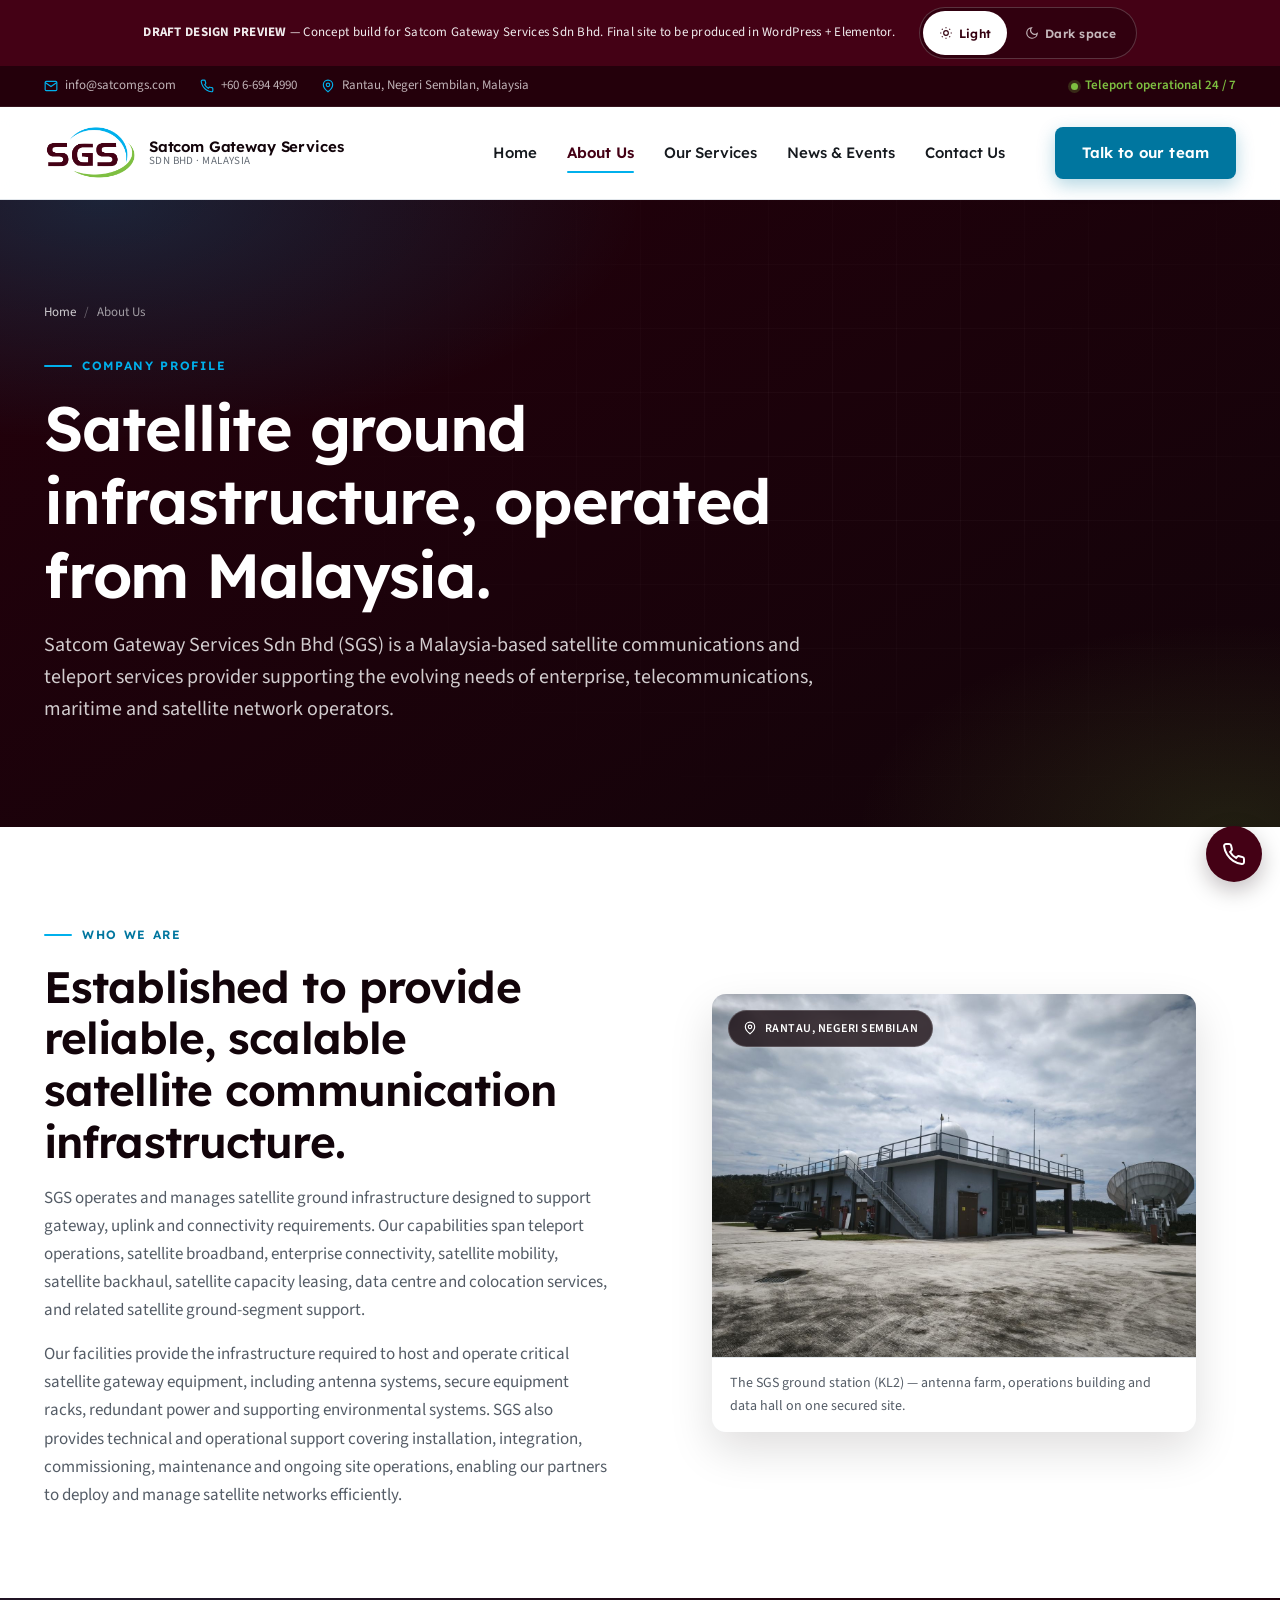
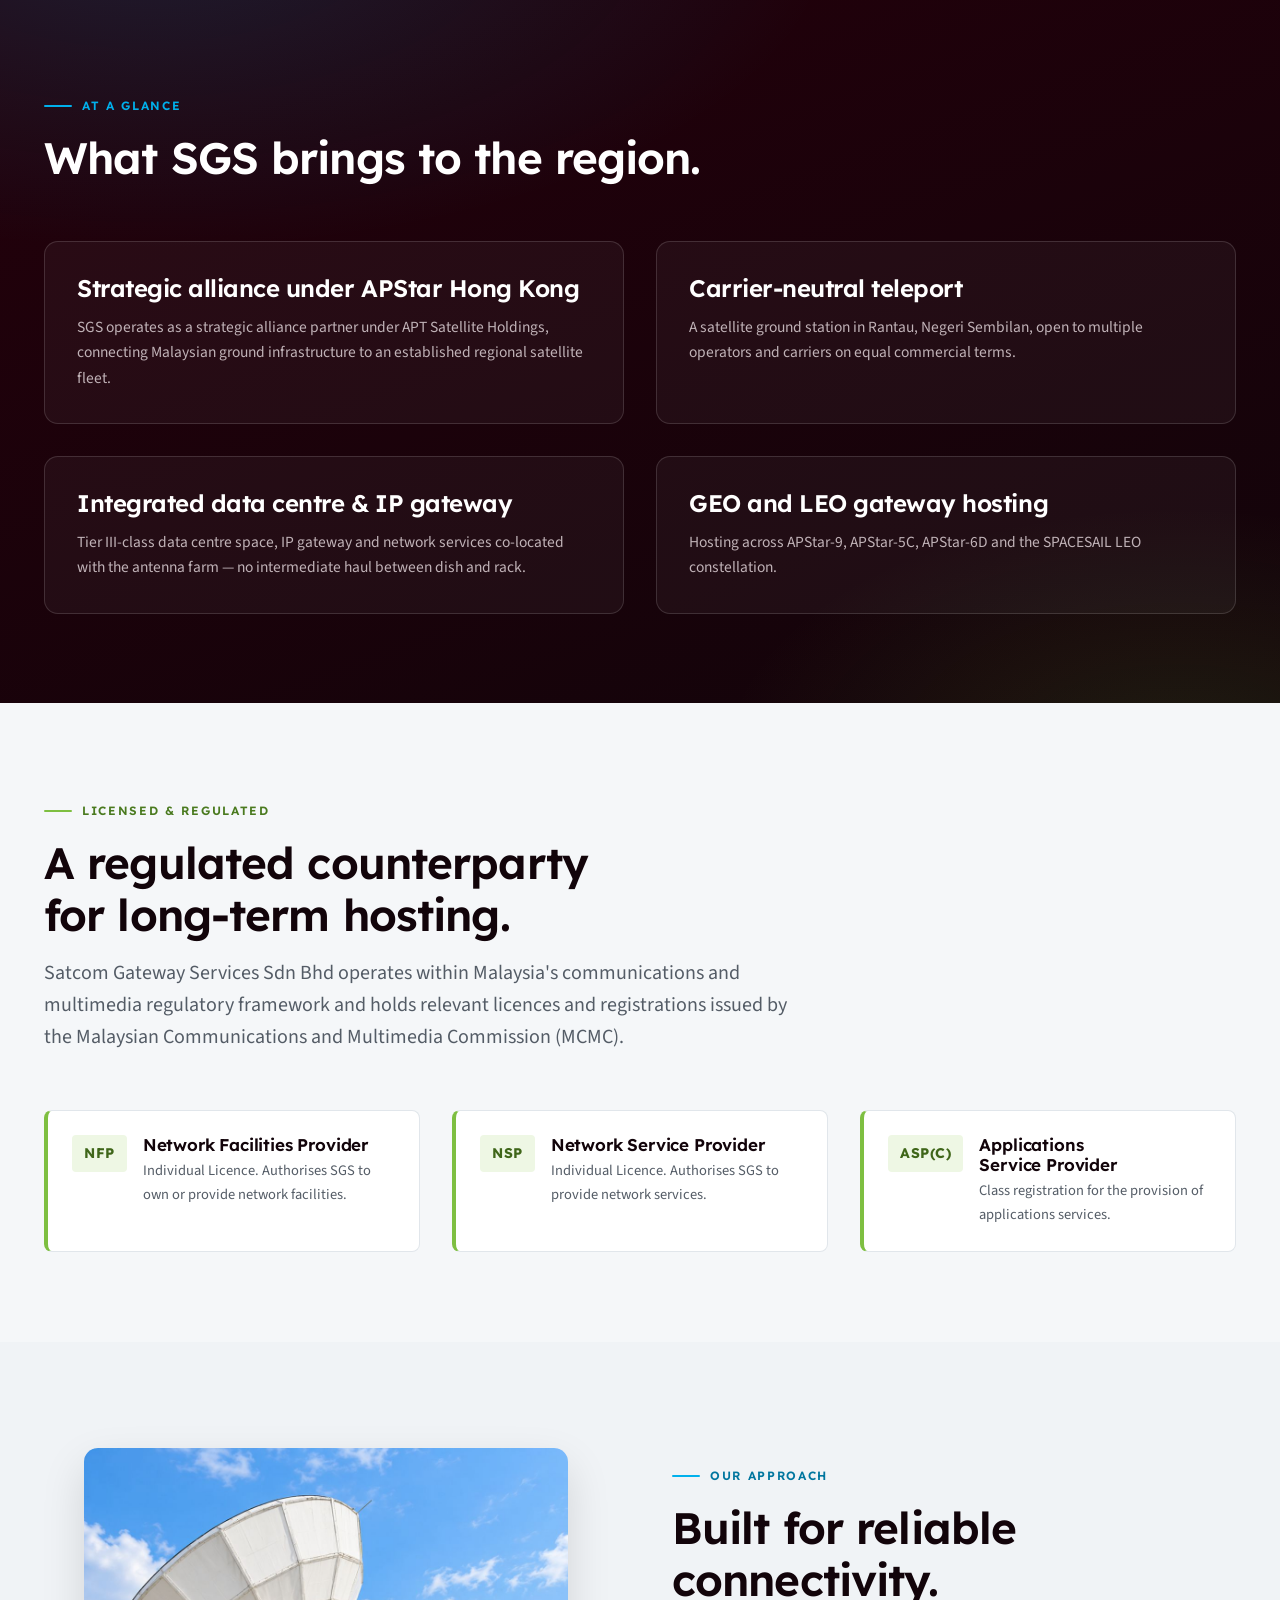
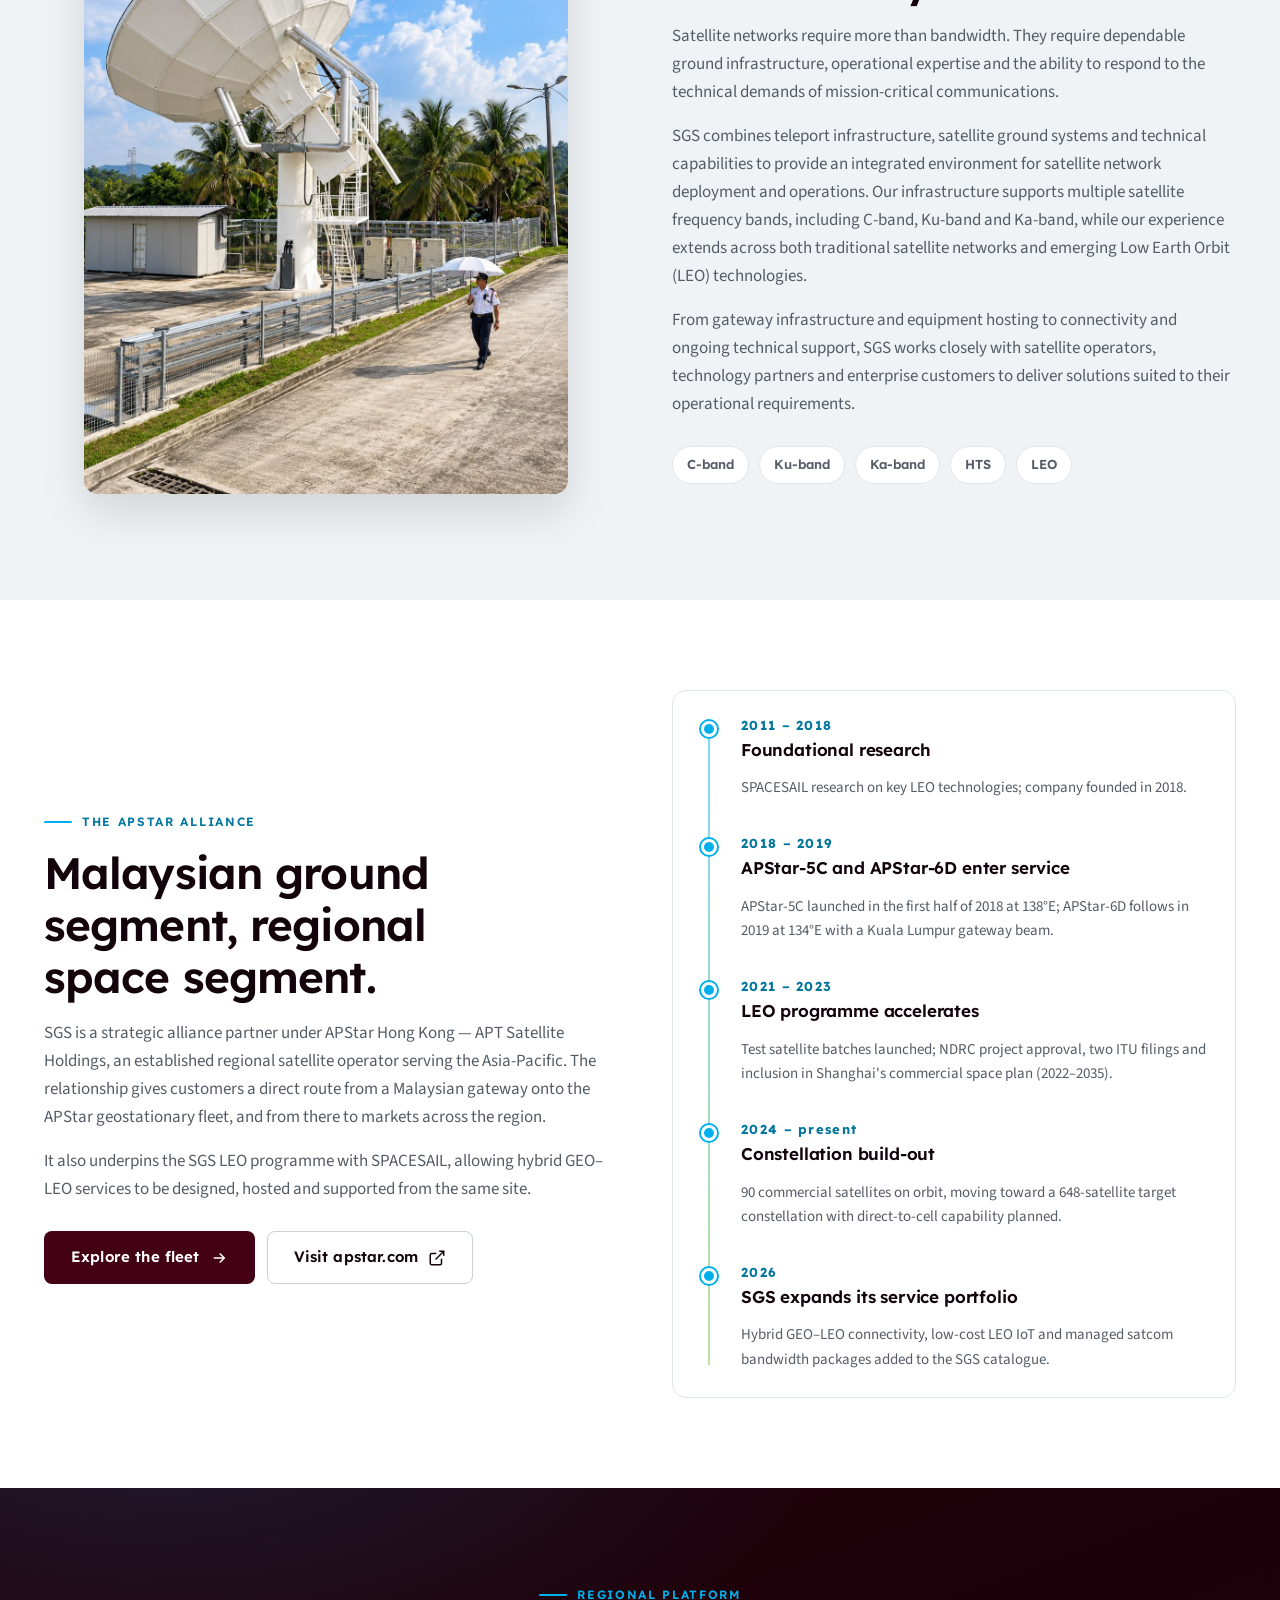
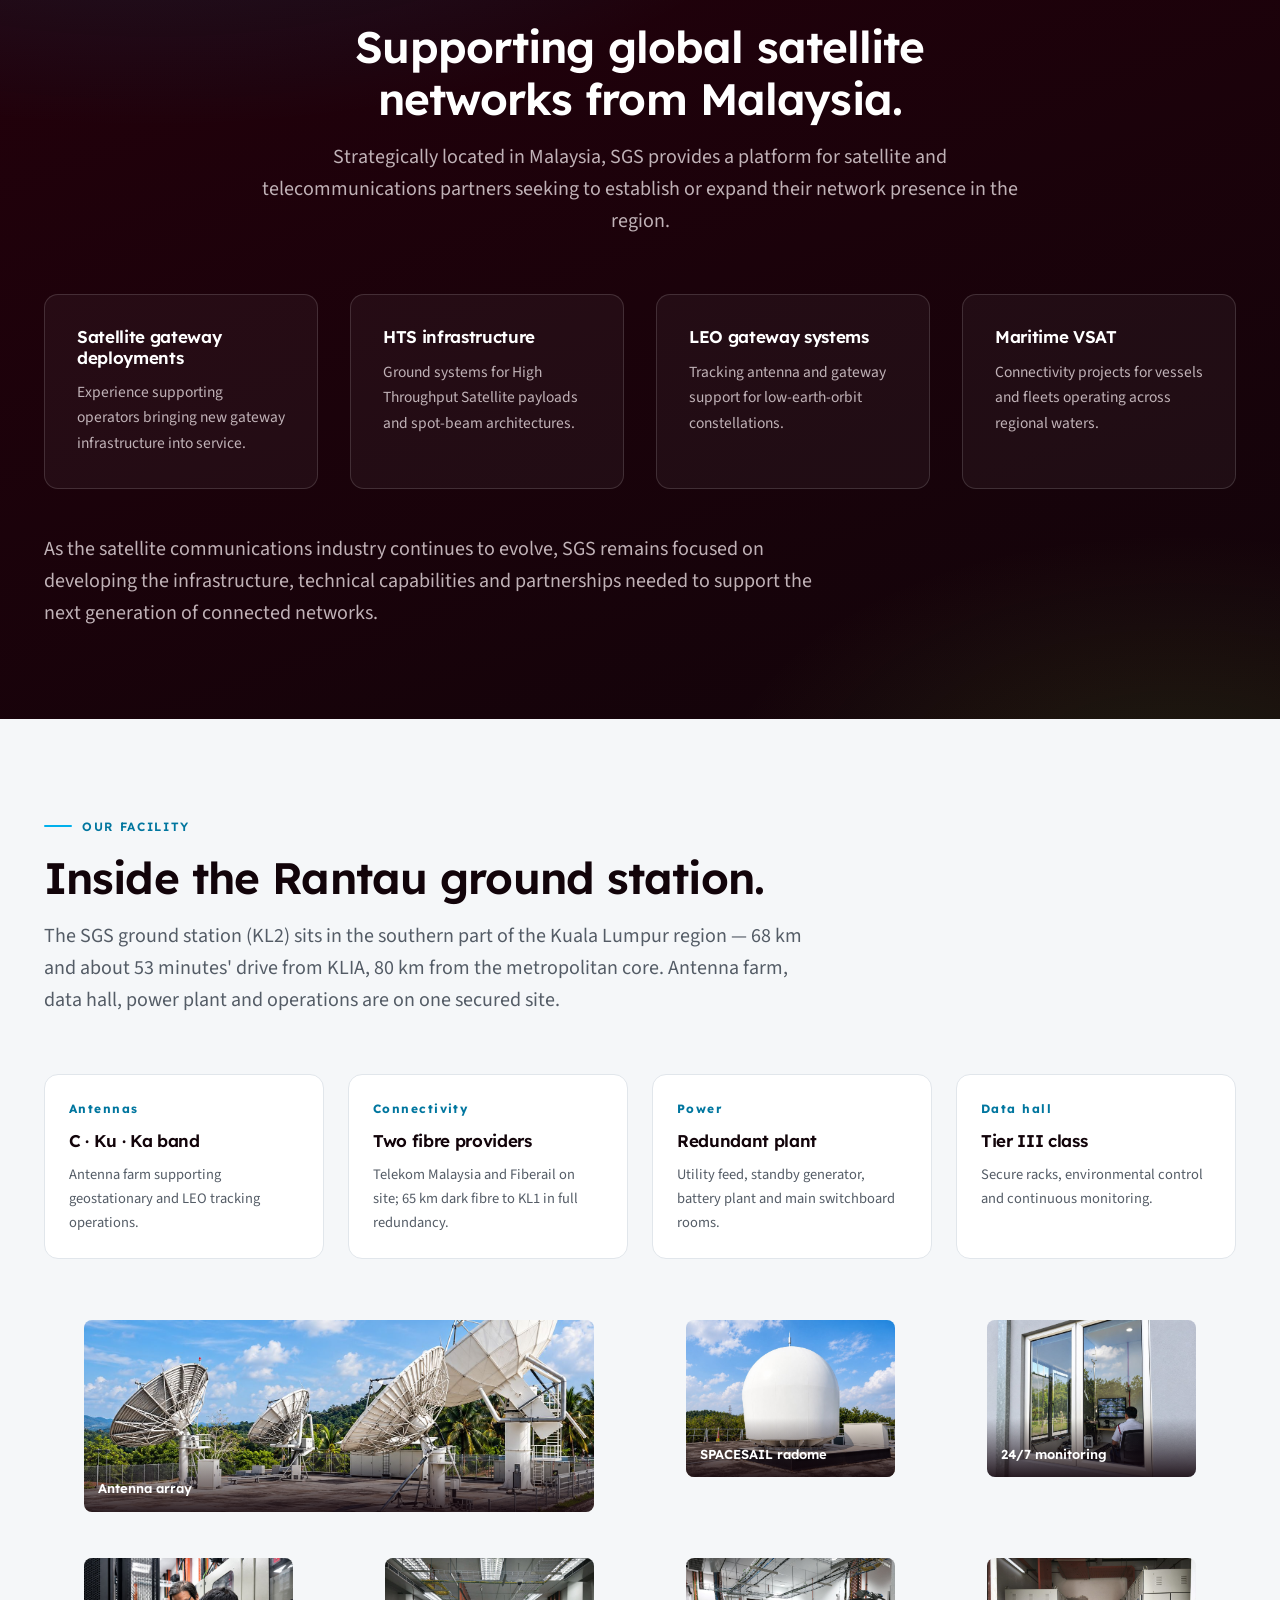
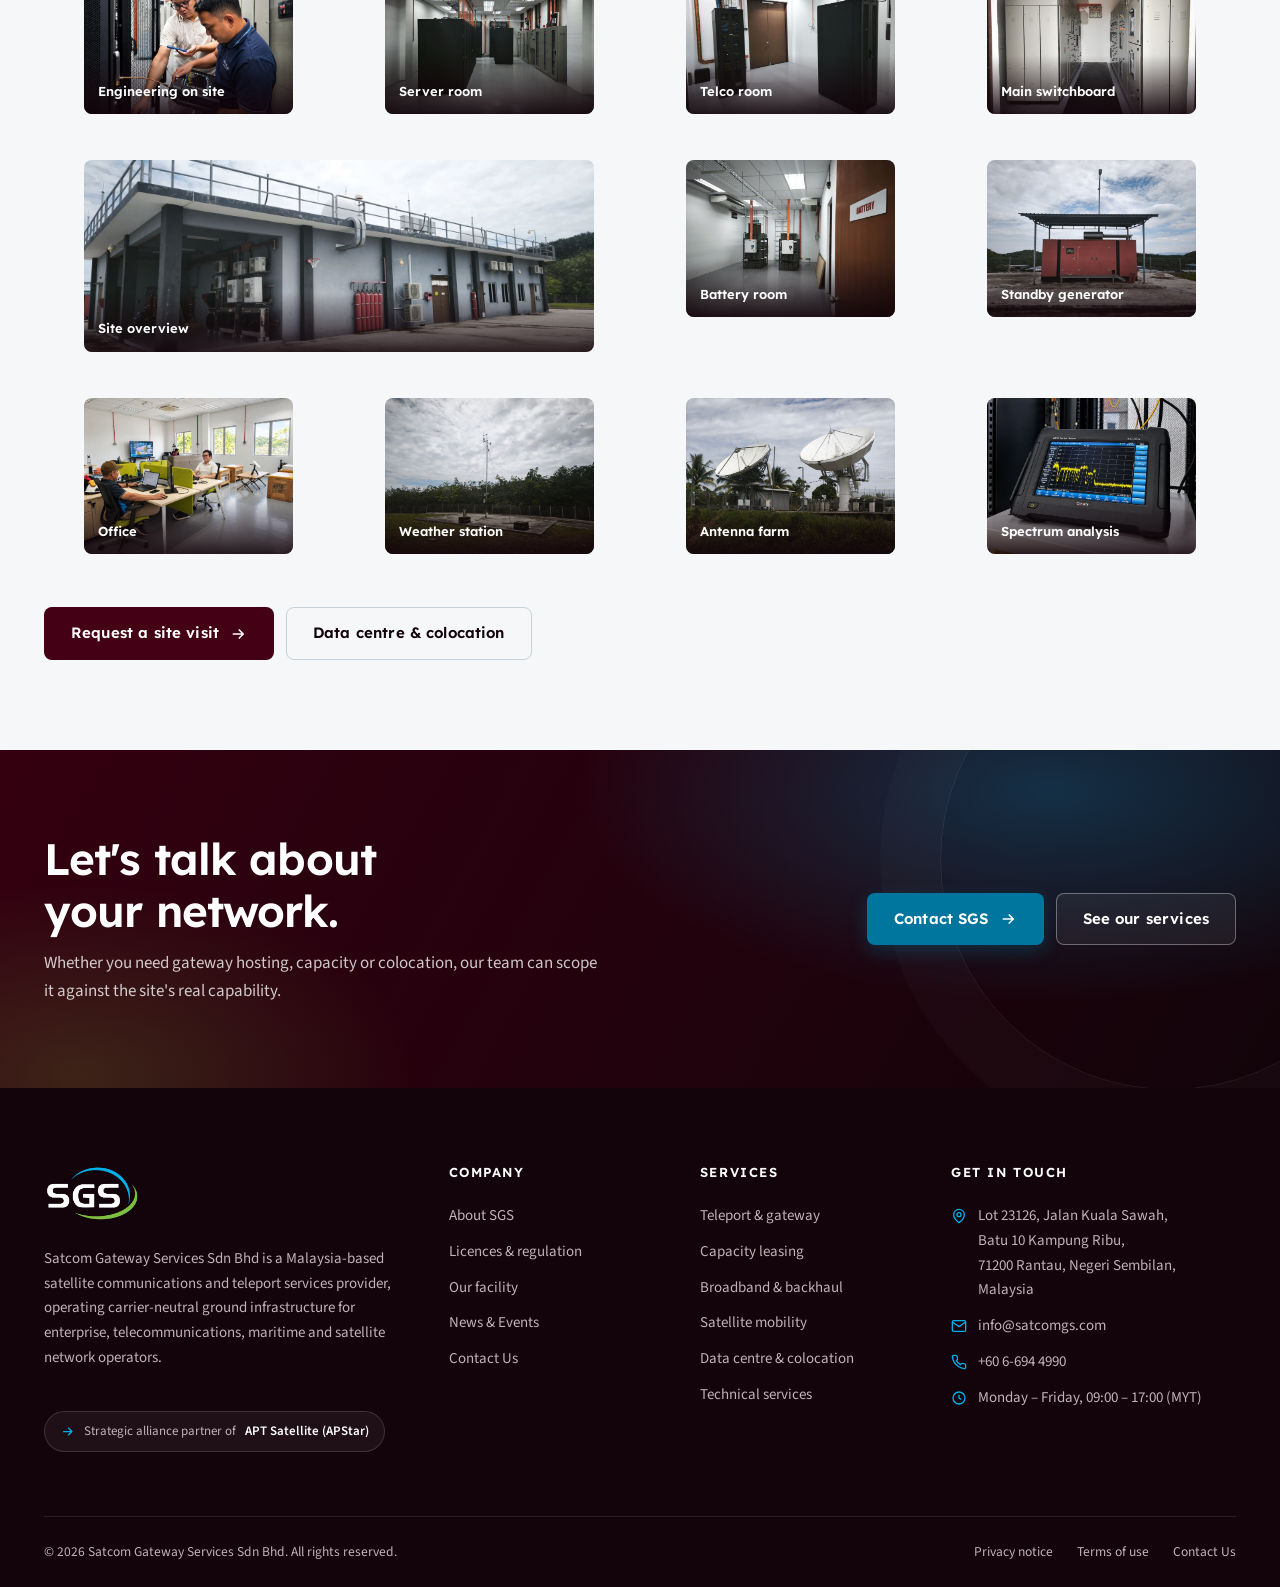
<file: about.html>
<!DOCTYPE html>
<html lang="en">
<head>
<meta charset="utf-8">
<meta name="viewport" content="width=device-width, initial-scale=1">
<title>About Us | SGS — Satcom Gateway Services Sdn Bhd</title>
<meta name="description" content="Satcom Gateway Services Sdn Bhd is a Malaysia-based satellite communications and teleport services provider, licensed by the MCMC and a strategic alliance partner of APT Satellite (APStar).">
<link rel="icon" href="assets/img/sgs-logo.png">
<link rel="preconnect" href="https://fonts.googleapis.com">
<link rel="preconnect" href="https://fonts.gstatic.com" crossorigin>
<link href="https://fonts.googleapis.com/css2?family=Lexend:wght@300;400;500;600;700&family=Source+Sans+3:wght@300;400;500;600;700&display=swap" rel="stylesheet">
<script>
/* Draft-only theme switch. Applied before paint so there is no flash of the
   wrong theme. Not part of the WordPress build. */
(function(){try{var t=localStorage.getItem('sgs-theme');
if(t==='dark'||t==='light'){document.documentElement.setAttribute('data-theme',t);}}catch(e){}})();
</script>
<link rel="stylesheet" href="assets/css/style.css">
</head>
<body>

<a class="skip-link" href="#main">Skip to main content</a>

<div class="preloader" id="preloader" aria-hidden="true">
  <div class="preloader__stage">
    <svg class="pl-sys" viewBox="0 0 320 320" aria-hidden="true">
      <g class="pl-sys__rot">
        <g class="pl-orbit" style="--tilt:-24deg;--i:0">
          <ellipse class="pl-orbit__path" cx="160" cy="160" rx="132" ry="46" pathLength="100"/>
          <ellipse class="pl-orbit__sat"  cx="160" cy="160" rx="132" ry="46" pathLength="100"/>
        </g>
        <g class="pl-orbit" style="--tilt:38deg;--i:1">
          <ellipse class="pl-orbit__path" cx="160" cy="160" rx="116" ry="58" pathLength="100"/>
          <ellipse class="pl-orbit__sat"  cx="160" cy="160" rx="116" ry="58" pathLength="100"/>
        </g>
        <g class="pl-orbit" style="--tilt:84deg;--i:2">
          <ellipse class="pl-orbit__path" cx="160" cy="160" rx="140" ry="36" pathLength="100"/>
          <ellipse class="pl-orbit__sat"  cx="160" cy="160" rx="140" ry="36" pathLength="100"/>
        </g>
      </g>
      <circle class="pl-wave" cx="160" cy="160" r="30"/>
      <circle class="pl-wave" cx="160" cy="160" r="30" style="animation-delay:2.2s"/>
    </svg>
    <img class="preloader__logo" src="assets/img/sgs-logo-light.png" alt="" width="693" height="418">
  </div>
  <div class="preloader__text">
    <span>Acquiring signal</span>
    <span>Establishing uplink</span>
    <span>Link established</span>
  </div>
  <div class="preloader__bar"></div>
</div>

<div class="draft-flag">
  <span class="draft-flag__text"><strong>DRAFT DESIGN PREVIEW</strong> — Concept build for Satcom Gateway Services Sdn Bhd. Final site to be produced in WordPress + Elementor.</span>
  <span class="theme-switch" role="group" aria-label="Preview theme">
    <button class="theme-switch__btn" type="button" data-theme-set="light" aria-pressed="true"><svg viewBox="0 0 24 24" fill="none" stroke="currentColor" stroke-width="2" aria-hidden="true"><circle cx="12" cy="12" r="4"/><path d="M12 2v2M12 20v2M4.9 4.9l1.4 1.4M17.7 17.7l1.4 1.4M2 12h2M20 12h2M4.9 19.1l1.4-1.4M17.7 6.3l1.4-1.4"/></svg> Light</button>
    <button class="theme-switch__btn" type="button" data-theme-set="dark" aria-pressed="false"><svg viewBox="0 0 24 24" fill="none" stroke="currentColor" stroke-width="2" aria-hidden="true"><path d="M21 12.8A9 9 0 1 1 11.2 3a7 7 0 0 0 9.8 9.8Z"/></svg> Dark space</button>
  </span>
</div>

<div class="topbar">
  <div class="container topbar__inner">
    <ul class="topbar__list">
      <li>
        <svg viewBox="0 0 24 24" fill="none" stroke="currentColor" stroke-width="2" aria-hidden="true"><rect x="2" y="4" width="20" height="16" rx="2"/><path d="m22 6-10 7L2 6"/></svg>
        <a href="mailto:info@satcomgs.com">info@satcomgs.com</a>
      </li>
      <li>
        <svg viewBox="0 0 24 24" fill="none" stroke="currentColor" stroke-width="2" aria-hidden="true"><path d="M22 16.9v3a2 2 0 0 1-2.2 2 19.8 19.8 0 0 1-8.6-3.1 19.5 19.5 0 0 1-6-6A19.8 19.8 0 0 1 2.1 4.2 2 2 0 0 1 4.1 2h3a2 2 0 0 1 2 1.7c.1 1 .4 1.9.7 2.8a2 2 0 0 1-.5 2.1L8.1 9.9a16 16 0 0 0 6 6l1.3-1.3a2 2 0 0 1 2.1-.4c.9.3 1.8.6 2.8.7a2 2 0 0 1 1.7 2Z"/></svg>
        <a href="tel:+6066944990">+60 6-694 4990</a>
      </li>
      <li>
        <svg viewBox="0 0 24 24" fill="none" stroke="currentColor" stroke-width="2" aria-hidden="true"><path d="M20 10c0 6-8 12-8 12s-8-6-8-12a8 8 0 0 1 16 0Z"/><circle cx="12" cy="10" r="3"/></svg>
        Rantau, Negeri Sembilan, Malaysia
      </li>
    </ul>
    <span class="topbar__tag"><span class="topbar__dot"></span> Teleport operational 24 / 7</span>
  </div>
</div>

<header class="site-header">
  <div class="container site-header__inner">
    <a class="brand" href="index.html" aria-label="SGS — Satcom Gateway Services, home">
      <img class="brand__logo brand__logo--light" src="assets/img/sgs-logo.png" alt="SGS logo" width="693" height="418">
      <img class="brand__logo brand__logo--dark" src="assets/img/sgs-logo-light.png" alt="" aria-hidden="true" width="693" height="418">
      <span class="brand__text">
        <span class="brand__name">Satcom Gateway Services</span>
        <span class="brand__sub">Sdn Bhd · Malaysia</span>
      </span>
    </a>
    <button class="nav-toggle" type="button" aria-expanded="false" aria-controls="primary-nav" aria-label="Toggle navigation menu">
      <svg class="icon-open" viewBox="0 0 24 24" fill="none" stroke="currentColor" stroke-width="2" aria-hidden="true"><path d="M3 6h18M3 12h18M3 18h18"/></svg>
      <svg class="icon-close" viewBox="0 0 24 24" fill="none" stroke="currentColor" stroke-width="2" aria-hidden="true"><path d="M18 6 6 18M6 6l12 12"/></svg>
    </button>
    <nav class="nav" id="primary-nav" aria-label="Primary">
      <ul class="nav__list">
        <li><a class="nav__link" href="index.html">Home</a></li>
        <li><a class="nav__link is-active" href="about.html" aria-current="page">About Us</a></li>
        <li><a class="nav__link" href="services.html">Our Services</a></li>
        <li><a class="nav__link" href="news.html">News &amp; Events</a></li>
        <li><a class="nav__link" href="contact.html">Contact Us</a></li>
      </ul>
      <div class="nav__cta-mobile"><a class="btn btn--primary" href="contact.html">Talk to our team</a></div>
    </nav>
    <div class="header__cta"><a class="btn btn--primary" href="contact.html">Talk to our team</a></div>
  </div>
</header>

<main id="main">

  <section class="page-hero">
    <div class="container">
      <div class="page-hero__inner">
        <ol class="breadcrumb">
          <li><a href="index.html">Home</a></li>
          <li>About Us</li>
        </ol>
        <span class="eyebrow">Company profile</span>
        <h1>Satellite ground infrastructure, operated from Malaysia.</h1>
        <p class="lead">
          Satcom Gateway Services Sdn Bhd (SGS) is a Malaysia-based satellite communications and
          teleport services provider supporting the evolving needs of enterprise, telecommunications,
          maritime and satellite network operators.
        </p>
      </div>
    </div>
  </section>

  <!-- ============ WHO WE ARE ============ -->
  <section class="section section--light">
    <div class="container">
      <div class="split">
        <div data-reveal>
          <span class="eyebrow">Who we are</span>
          <h2>Established to provide reliable, scalable satellite communication infrastructure.</h2>
          <p class="text-muted">
            SGS operates and manages satellite ground infrastructure designed to support gateway,
            uplink and connectivity requirements. Our capabilities span teleport operations, satellite
            broadband, enterprise connectivity, satellite mobility, satellite backhaul, satellite
            capacity leasing, data centre and colocation services, and related satellite ground-segment
            support.
          </p>
          <p class="text-muted">
            Our facilities provide the infrastructure required to host and operate critical satellite
            gateway equipment, including antenna systems, secure equipment racks, redundant power and
            supporting environmental systems. SGS also provides technical and operational support
            covering installation, integration, commissioning, maintenance and ongoing site operations,
            enabling our partners to deploy and manage satellite networks efficiently.
          </p>
        </div>
        <div class="split__media" data-reveal data-reveal-delay="1">
          <figure class="figure">
            <span class="figure-badge">
              <svg viewBox="0 0 24 24" width="14" height="14" fill="none" stroke="currentColor" stroke-width="2" aria-hidden="true"><path d="M20 10c0 6-8 12-8 12s-8-6-8-12a8 8 0 0 1 16 0Z"/><circle cx="12" cy="10" r="3"/></svg>
              Rantau, Negeri Sembilan
            </span>
            <img src="assets/img/facility-2.jpg" alt="The SGS teleport site and operations building in Rantau" loading="lazy" width="1400" height="1050">
            <figcaption>The SGS ground station (KL2) — antenna farm, operations building and data hall on one secured site.</figcaption>
          </figure>
        </div>
      </div>
    </div>
  </section>

  <!-- ============ AT A GLANCE ============ -->
  <section class="section section--dark">
    <div class="container">
      <div class="section-head" data-reveal>
        <span class="eyebrow">At a glance</span>
        <h2>What SGS brings to the region.</h2>
      </div>
      <div class="grid grid--2 grid--gap-lg">
        <article class="card card--dark" data-reveal>
          <h3>Strategic alliance under APStar Hong Kong</h3>
          <p>SGS operates as a strategic alliance partner under APT Satellite Holdings, connecting Malaysian ground infrastructure to an established regional satellite fleet.</p>
        </article>
        <article class="card card--dark" data-reveal data-reveal-delay="1">
          <h3>Carrier-neutral teleport</h3>
          <p>A satellite ground station in Rantau, Negeri Sembilan, open to multiple operators and carriers on equal commercial terms.</p>
        </article>
        <article class="card card--dark" data-reveal data-reveal-delay="2">
          <h3>Integrated data centre &amp; IP gateway</h3>
          <p>Tier III-class data centre space, IP gateway and network services co-located with the antenna farm — no intermediate haul between dish and rack.</p>
        </article>
        <article class="card card--dark" data-reveal data-reveal-delay="3">
          <h3>GEO and LEO gateway hosting</h3>
          <p>Hosting across APStar-9, APStar-5C, APStar-6D and the SPACESAIL LEO constellation.</p>
        </article>
      </div>
    </div>
  </section>

  <!-- ============ LICENCES ============ -->
  <section class="section" id="licences">
    <div class="container">
      <div class="section-head" data-reveal>
        <span class="eyebrow eyebrow--green">Licensed &amp; regulated</span>
        <h2>A regulated counterparty for long-term hosting.</h2>
        <p class="lead">
          Satcom Gateway Services Sdn Bhd operates within Malaysia's communications and multimedia
          regulatory framework and holds relevant licences and registrations issued by the Malaysian
          Communications and Multimedia Commission (MCMC).
        </p>
      </div>

      <div class="grid grid--3 grid--gap-lg">
        <div class="licence-card" data-reveal>
          <span class="licence-card__code">NFP</span>
          <div>
            <h4>Network Facilities Provider</h4>
            <p>Individual Licence. Authorises SGS to own or provide network facilities.</p>
          </div>
        </div>
        <div class="licence-card" data-reveal data-reveal-delay="1">
          <span class="licence-card__code">NSP</span>
          <div>
            <h4>Network Service Provider</h4>
            <p>Individual Licence. Authorises SGS to provide network services.</p>
          </div>
        </div>
        <div class="licence-card" data-reveal data-reveal-delay="2">
          <span class="licence-card__code">ASP(C)</span>
          <div>
            <h4>Applications Service Provider</h4>
            <p>Class registration for the provision of applications services.</p>
          </div>
        </div>
      </div>
    </div>
  </section>

  <!-- ============ BUILT FOR RELIABLE CONNECTIVITY ============ -->
  <section class="section section--tint">
    <div class="container">
      <div class="split split--media-first">
        <div class="split__media" data-reveal>
          <figure class="figure figure--tall">
            <img src="assets/img/teleport-security.jpg" alt="A satellite antenna at the SGS teleport with a member of site staff" loading="lazy" width="1050" height="1400">
          </figure>
        </div>
        <div data-reveal data-reveal-delay="1">
          <span class="eyebrow">Our approach</span>
          <h2>Built for reliable connectivity.</h2>
          <p class="text-muted">
            Satellite networks require more than bandwidth. They require dependable ground
            infrastructure, operational expertise and the ability to respond to the technical demands of
            mission-critical communications.
          </p>
          <p class="text-muted">
            SGS combines teleport infrastructure, satellite ground systems and technical capabilities to
            provide an integrated environment for satellite network deployment and operations. Our
            infrastructure supports multiple satellite frequency bands, including C-band, Ku-band and
            Ka-band, while our experience extends across both traditional satellite networks and
            emerging Low Earth Orbit (LEO) technologies.
          </p>
          <p class="text-muted">
            From gateway infrastructure and equipment hosting to connectivity and ongoing technical
            support, SGS works closely with satellite operators, technology partners and enterprise
            customers to deliver solutions suited to their operational requirements.
          </p>
          <div class="pill-row" style="margin-top:28px">
            <span class="pill">C-band</span>
            <span class="pill">Ku-band</span>
            <span class="pill">Ka-band</span>
            <span class="pill">HTS</span>
            <span class="pill">LEO</span>
          </div>
        </div>
      </div>
    </div>
  </section>

  <!-- ============ ALLIANCE ============ -->
  <section class="section section--light" id="alliance">
    <div class="container">
      <div class="split">
        <div data-reveal>
          <span class="eyebrow">The APStar alliance</span>
          <h2>Malaysian ground segment, regional space segment.</h2>
          <p class="text-muted">
            SGS is a strategic alliance partner under APStar Hong Kong — APT Satellite Holdings, an
            established regional satellite operator serving the Asia-Pacific. The relationship gives
            customers a direct route from a Malaysian gateway onto the APStar geostationary fleet, and
            from there to markets across the region.
          </p>
          <p class="text-muted">
            It also underpins the SGS LEO programme with SPACESAIL, allowing hybrid GEO–LEO services to
            be designed, hosted and supported from the same site.
          </p>
          <div class="btn-row" style="margin-top:28px">
            <a class="btn btn--maroon" href="services.html#capacity">
              Explore the fleet
              <svg viewBox="0 0 24 24" fill="none" stroke="currentColor" stroke-width="2" aria-hidden="true"><path d="M5 12h14M13 6l6 6-6 6"/></svg>
            </a>
            <a class="btn btn--ghost" href="https://www.apstar.com/" target="_blank" rel="noopener">
              Visit apstar.com
              <svg viewBox="0 0 24 24" fill="none" stroke="currentColor" stroke-width="2" aria-hidden="true"><path d="M18 13v6a2 2 0 0 1-2 2H5a2 2 0 0 1-2-2V8a2 2 0 0 1 2-2h6"/><path d="M15 3h6v6"/><path d="M10 14 21 3"/></svg>
            </a>
          </div>
        </div>

        <div data-reveal data-reveal-delay="1">
          <div class="table-wrap">
            <ul class="timeline">
              <li>
                <span class="timeline__year">2011 – 2018</span>
                <h4>Foundational research</h4>
                <p class="small text-muted">SPACESAIL research on key LEO technologies; company founded in 2018.</p>
              </li>
              <li>
                <span class="timeline__year">2018 – 2019</span>
                <h4>APStar-5C and APStar-6D enter service</h4>
                <p class="small text-muted">APStar-5C launched in the first half of 2018 at 138°E; APStar-6D follows in 2019 at 134°E with a Kuala Lumpur gateway beam.</p>
              </li>
              <li>
                <span class="timeline__year">2021 – 2023</span>
                <h4>LEO programme accelerates</h4>
                <p class="small text-muted">Test satellite batches launched; NDRC project approval, two ITU filings and inclusion in Shanghai's commercial space plan (2022–2035).</p>
              </li>
              <li>
                <span class="timeline__year">2024 – present</span>
                <h4>Constellation build-out</h4>
                <p class="small text-muted">90 commercial satellites on orbit, moving toward a 648-satellite target constellation with direct-to-cell capability planned.</p>
              </li>
              <li>
                <span class="timeline__year">2026</span>
                <h4>SGS expands its service portfolio</h4>
                <p class="small text-muted">Hybrid GEO–LEO connectivity, low-cost LEO IoT and managed satcom bandwidth packages added to the SGS catalogue.</p>
              </li>
            </ul>
          </div>
        </div>
      </div>
    </div>
  </section>

  <!-- ============ SUPPORTING GLOBAL NETWORKS ============ -->
  <section class="section section--dark">
    <div class="container">
      <div class="section-head section-head--center" data-reveal>
        <span class="eyebrow">Regional platform</span>
        <h2>Supporting global satellite networks from Malaysia.</h2>
        <p class="lead">
          Strategically located in Malaysia, SGS provides a platform for satellite and
          telecommunications partners seeking to establish or expand their network presence in
          the region.
        </p>
      </div>

      <div class="grid grid--4 grid--gap-lg">
        <article class="card card--dark" data-reveal>
          <h3 style="font-size:1.0625rem">Satellite gateway deployments</h3>
          <p>Experience supporting operators bringing new gateway infrastructure into service.</p>
        </article>
        <article class="card card--dark" data-reveal data-reveal-delay="1">
          <h3 style="font-size:1.0625rem">HTS infrastructure</h3>
          <p>Ground systems for High Throughput Satellite payloads and spot-beam architectures.</p>
        </article>
        <article class="card card--dark" data-reveal data-reveal-delay="2">
          <h3 style="font-size:1.0625rem">LEO gateway systems</h3>
          <p>Tracking antenna and gateway support for low-earth-orbit constellations.</p>
        </article>
        <article class="card card--dark" data-reveal data-reveal-delay="3">
          <h3 style="font-size:1.0625rem">Maritime VSAT</h3>
          <p>Connectivity projects for vessels and fleets operating across regional waters.</p>
        </article>
      </div>

      <p class="lead" style="margin-top:44px;max-width:780px" data-reveal>
        As the satellite communications industry continues to evolve, SGS remains focused on developing
        the infrastructure, technical capabilities and partnerships needed to support the next
        generation of connected networks.
      </p>
    </div>
  </section>


  <!-- ============ FACILITY / GALLERY ============ -->
  <section class="section" id="facility">
    <div class="container">
      <div class="section-head" data-reveal>
        <span class="eyebrow">Our facility</span>
        <h2>Inside the Rantau ground station.</h2>
        <p class="lead">
          The SGS ground station (KL2) sits in the southern part of the Kuala Lumpur region —
          68&nbsp;km and about 53 minutes' drive from KLIA, 80&nbsp;km from the metropolitan core.
          Antenna farm, data hall, power plant and operations are on one secured site.
        </p>
      </div>

      <div class="grid grid--4" style="margin-bottom:44px" data-reveal>
        <div class="card" style="padding:24px">
          <div class="card__num">Antennas</div>
          <h3 style="font-size:1.0625rem">C · Ku · Ka band</h3>
          <p style="font-size:.9063rem">Antenna farm supporting geostationary and LEO tracking operations.</p>
        </div>
        <div class="card" style="padding:24px">
          <div class="card__num">Connectivity</div>
          <h3 style="font-size:1.0625rem">Two fibre providers</h3>
          <p style="font-size:.9063rem">Telekom Malaysia and Fiberail on site; 65&nbsp;km dark fibre to KL1 in full redundancy.</p>
        </div>
        <div class="card" style="padding:24px">
          <div class="card__num">Power</div>
          <h3 style="font-size:1.0625rem">Redundant plant</h3>
          <p style="font-size:.9063rem">Utility feed, standby generator, battery plant and main switchboard rooms.</p>
        </div>
        <div class="card" style="padding:24px">
          <div class="card__num">Data hall</div>
          <h3 style="font-size:1.0625rem">Tier III class</h3>
          <p style="font-size:.9063rem">Secure racks, environmental control and continuous monitoring.</p>
        </div>
      </div>

      <!-- Photo gallery → Elementor: Gallery widget with lightbox -->
      <div class="gallery" data-reveal>
        <figure class="gallery__item gallery__item--wide" data-lightbox data-caption="Antenna array - the SGS antenna farm at Rantau" tabindex="0" role="button" aria-label="View larger: antenna array">
          <img src="assets/img/antenna-array.jpg" alt="The SGS antenna array at Rantau" loading="lazy" width="1400" height="933">
          <figcaption>Antenna array</figcaption>
        </figure>
        <figure class="gallery__item" data-lightbox data-caption="SPACESAIL LEO radome - rooftop gateway antenna" tabindex="0" role="button" aria-label="View larger: spacesail radome">
          <img src="assets/img/spacesail-radome.jpg" alt="The SPACESAIL LEO radome on the facility roof" loading="lazy" width="1400" height="933">
          <figcaption>SPACESAIL radome</figcaption>
        </figure>
        <figure class="gallery__item" data-lightbox data-caption="24/7 monitoring - site security and operations" tabindex="0" role="button" aria-label="View larger: 24/7 monitoring">
          <img src="assets/img/security-monitoring.jpg" alt="The 24-hour security and operations monitoring room" loading="lazy" width="1400" height="933">
          <figcaption>24/7 monitoring</figcaption>
        </figure>
        <figure class="gallery__item" data-lightbox data-caption="Engineering - on-site technical support at the racks" tabindex="0" role="button" aria-label="View larger: engineering on site">
          <img src="assets/img/engineers-racks.jpg" alt="SGS engineers working at the equipment racks" loading="lazy" width="1400" height="933">
          <figcaption>Engineering on site</figcaption>
        </figure>
        <figure class="gallery__item" data-lightbox data-caption="Server room - equipment racks in the SGS data hall" tabindex="0" role="button" aria-label="View larger: server room">
          <img src="assets/img/server-room-1.jpg" alt="Equipment racks in the SGS server room" loading="lazy" width="1400" height="933">
          <figcaption>Server room</figcaption>
        </figure>
        <figure class="gallery__item" data-lightbox data-caption="Telco room - carrier hand-off for Telekom Malaysia and Fiberail" tabindex="0" role="button" aria-label="View larger: telco room">
          <img src="assets/img/telco-room.jpg" alt="Telecommunications equipment room" loading="lazy" width="1400" height="933">
          <figcaption>Telco room</figcaption>
        </figure>
        <figure class="gallery__item" data-lightbox data-caption="Main switchboard room - electrical distribution" tabindex="0" role="button" aria-label="View larger: main switchboard">
          <img src="assets/img/switchboard-1.jpg" alt="Main switchboard room" loading="lazy" width="1400" height="933">
          <figcaption>Main switchboard</figcaption>
        </figure>
        <figure class="gallery__item gallery__item--wide" data-lightbox data-caption="Site overview - the SGS teleport at Rantau, Negeri Sembilan" tabindex="0" role="button" aria-label="View larger: site overview">
          <img src="assets/img/facility-1.jpg" alt="Overview of the SGS teleport site" loading="lazy" width="1400" height="933">
          <figcaption>Site overview</figcaption>
        </figure>
        <figure class="gallery__item" data-lightbox data-caption="Battery room - UPS plant supporting the data hall" tabindex="0" role="button" aria-label="View larger: battery room">
          <img src="assets/img/battery-room.jpg" alt="Battery room supporting redundant power" loading="lazy" width="1400" height="933">
          <figcaption>Battery room</figcaption>
        </figure>
        <figure class="gallery__item" data-lightbox data-caption="Standby generator - backup power for the ground station" tabindex="0" role="button" aria-label="View larger: standby generator">
          <img src="assets/img/generator.jpg" alt="Standby generator at the SGS facility" loading="lazy" width="1400" height="933">
          <figcaption>Standby generator</figcaption>
        </figure>
        <figure class="gallery__item" data-lightbox data-caption="Office - the operations and engineering team on site" tabindex="0" role="button" aria-label="View larger: office">
          <img src="assets/img/office-team.jpg" alt="The SGS operations and engineering team at work" loading="lazy" width="1400" height="933">
          <figcaption>Office</figcaption>
        </figure>
        <figure class="gallery__item" data-lightbox data-caption="Weather station - on-site meteorological monitoring" tabindex="0" role="button" aria-label="View larger: weather station">
          <img src="assets/img/weather-station.jpg" alt="Weather station at the SGS facility" loading="lazy" width="1400" height="933">
          <figcaption>Weather station</figcaption>
        </figure>
        <figure class="gallery__item" data-lightbox data-caption="Antenna farm - C-band and Ku-band antennas" tabindex="0" role="button" aria-label="View larger: antenna farm">
          <img src="assets/img/antenna-1.jpg" alt="Satellite antennas at the SGS ground station" loading="lazy" width="1400" height="933">
          <figcaption>Antenna farm</figcaption>
        </figure>
        <figure class="gallery__item" data-lightbox data-caption="Spectrum analysis - RF monitoring and link verification" tabindex="0" role="button" aria-label="View larger: spectrum analysis">
          <img src="assets/img/spectrum-analyzer.jpg" alt="A spectrum analyser in use at the SGS facility" loading="lazy" width="1400" height="933">
          <figcaption>Spectrum analysis</figcaption>
        </figure>
      </div>

      <div class="btn-row" style="margin-top:36px" data-reveal>
        <a class="btn btn--maroon" href="contact.html">
          Request a site visit
          <svg viewBox="0 0 24 24" fill="none" stroke="currentColor" stroke-width="2" aria-hidden="true"><path d="M5 12h14M13 6l6 6-6 6"/></svg>
        </a>
        <a class="btn btn--ghost" href="services.html#datacentre">Data centre &amp; colocation</a>
      </div>
    </div>
  </section>

  <section class="cta-band">
    <div class="container cta-band__inner">
      <div>
        <h2>Let's talk about your network.</h2>
        <p>Whether you need gateway hosting, capacity or colocation, our team can scope it against the site's real capability.</p>
      </div>
      <div class="btn-row">
        <a class="btn btn--primary" href="contact.html">
          Contact SGS
          <svg viewBox="0 0 24 24" fill="none" stroke="currentColor" stroke-width="2" aria-hidden="true"><path d="M5 12h14M13 6l6 6-6 6"/></svg>
        </a>
        <a class="btn btn--ghost-light" href="services.html">See our services</a>
      </div>
    </div>
  </section>

</main>

<footer class="site-footer">
  <div class="container">
    <div class="footer-grid">
      <div class="footer-brand">
        <img src="assets/img/sgs-logo-light.png" alt="SGS — Satcom Gateway Services" width="693" height="418">
        <p>
          Satcom Gateway Services Sdn Bhd is a Malaysia-based satellite communications and teleport
          services provider, operating carrier-neutral ground infrastructure for enterprise,
          telecommunications, maritime and satellite network operators.
        </p>
        <span class="footer-parent">
          <svg viewBox="0 0 24 24" width="15" height="15" fill="none" stroke="#00B0EC" stroke-width="2" aria-hidden="true"><path d="M5 12h14M13 6l6 6-6 6"/></svg>
          Strategic alliance partner of <strong>APT Satellite (APStar)</strong>
        </span>
      </div>
      <div>
        <h4>Company</h4>
        <ul>
          <li><a href="about.html">About SGS</a></li>
          <li><a href="about.html#licences">Licences &amp; regulation</a></li>
          <li><a href="about.html#facility">Our facility</a></li>
          <li><a href="news.html">News &amp; Events</a></li>
          <li><a href="contact.html">Contact Us</a></li>
        </ul>
      </div>
      <div>
        <h4>Services</h4>
        <ul>
          <li><a href="services.html#gateway">Teleport &amp; gateway</a></li>
          <li><a href="services.html#capacity">Capacity leasing</a></li>
          <li><a href="services.html#broadband">Broadband &amp; backhaul</a></li>
          <li><a href="services.html#mobility">Satellite mobility</a></li>
          <li><a href="services.html#datacentre">Data centre &amp; colocation</a></li>
          <li><a href="services.html#technical">Technical services</a></li>
        </ul>
      </div>
      <div>
        <h4>Get in touch</h4>
        <ul class="footer-contact">
          <li>
            <svg viewBox="0 0 24 24" fill="none" stroke="currentColor" stroke-width="2" aria-hidden="true"><path d="M20 10c0 6-8 12-8 12s-8-6-8-12a8 8 0 0 1 16 0Z"/><circle cx="12" cy="10" r="3"/></svg>
            <span>Lot 23126, Jalan Kuala Sawah,<br>Batu 10 Kampung Ribu,<br>71200 Rantau, Negeri Sembilan,<br>Malaysia</span>
          </li>
          <li>
            <svg viewBox="0 0 24 24" fill="none" stroke="currentColor" stroke-width="2" aria-hidden="true"><rect x="2" y="4" width="20" height="16" rx="2"/><path d="m22 6-10 7L2 6"/></svg>
            <a href="mailto:info@satcomgs.com">info@satcomgs.com</a>
          </li>
          <li>
            <svg viewBox="0 0 24 24" fill="none" stroke="currentColor" stroke-width="2" aria-hidden="true"><path d="M22 16.9v3a2 2 0 0 1-2.2 2 19.8 19.8 0 0 1-8.6-3.1 19.5 19.5 0 0 1-6-6A19.8 19.8 0 0 1 2.1 4.2 2 2 0 0 1 4.1 2h3a2 2 0 0 1 2 1.7c.1 1 .4 1.9.7 2.8a2 2 0 0 1-.5 2.1L8.1 9.9a16 16 0 0 0 6 6l1.3-1.3a2 2 0 0 1 2.1-.4c.9.3 1.8.6 2.8.7a2 2 0 0 1 1.7 2Z"/></svg>
            <a href="tel:+6066944990">+60 6-694 4990</a>
          </li>
          <li>
            <svg viewBox="0 0 24 24" fill="none" stroke="currentColor" stroke-width="2" aria-hidden="true"><circle cx="12" cy="12" r="9"/><path d="M12 7v5l3 2"/></svg>
            <span>Monday – Friday, 09:00 – 17:00 (MYT)</span>
          </li>
        </ul>
      </div>
    </div>
    <div class="footer-bottom">
      <span>© <span data-year>2026</span> Satcom Gateway Services Sdn Bhd. All rights reserved.</span>
      <ul>
        <li><a href="#">Privacy notice</a></li>
        <li><a href="#">Terms of use</a></li>
        <li><a href="contact.html">Contact Us</a></li>
      </ul>
    </div>
  </div>
</footer>

<div class="float-actions">
  <a class="float-btn float-btn--call" href="tel:+6066944990" aria-label="Call SGS">
    <svg viewBox="0 0 24 24" fill="none" stroke="currentColor" stroke-width="2" aria-hidden="true"><path d="M22 16.9v3a2 2 0 0 1-2.2 2 19.8 19.8 0 0 1-8.6-3.1 19.5 19.5 0 0 1-6-6A19.8 19.8 0 0 1 2.1 4.2 2 2 0 0 1 4.1 2h3a2 2 0 0 1 2 1.7c.1 1 .4 1.9.7 2.8a2 2 0 0 1-.5 2.1L8.1 9.9a16 16 0 0 0 6 6l1.3-1.3a2 2 0 0 1 2.1-.4c.9.3 1.8.6 2.8.7a2 2 0 0 1 1.7 2Z"/></svg>
  </a>
</div>

<script src="assets/js/main.js"></script>
</body>
</html>
</file>
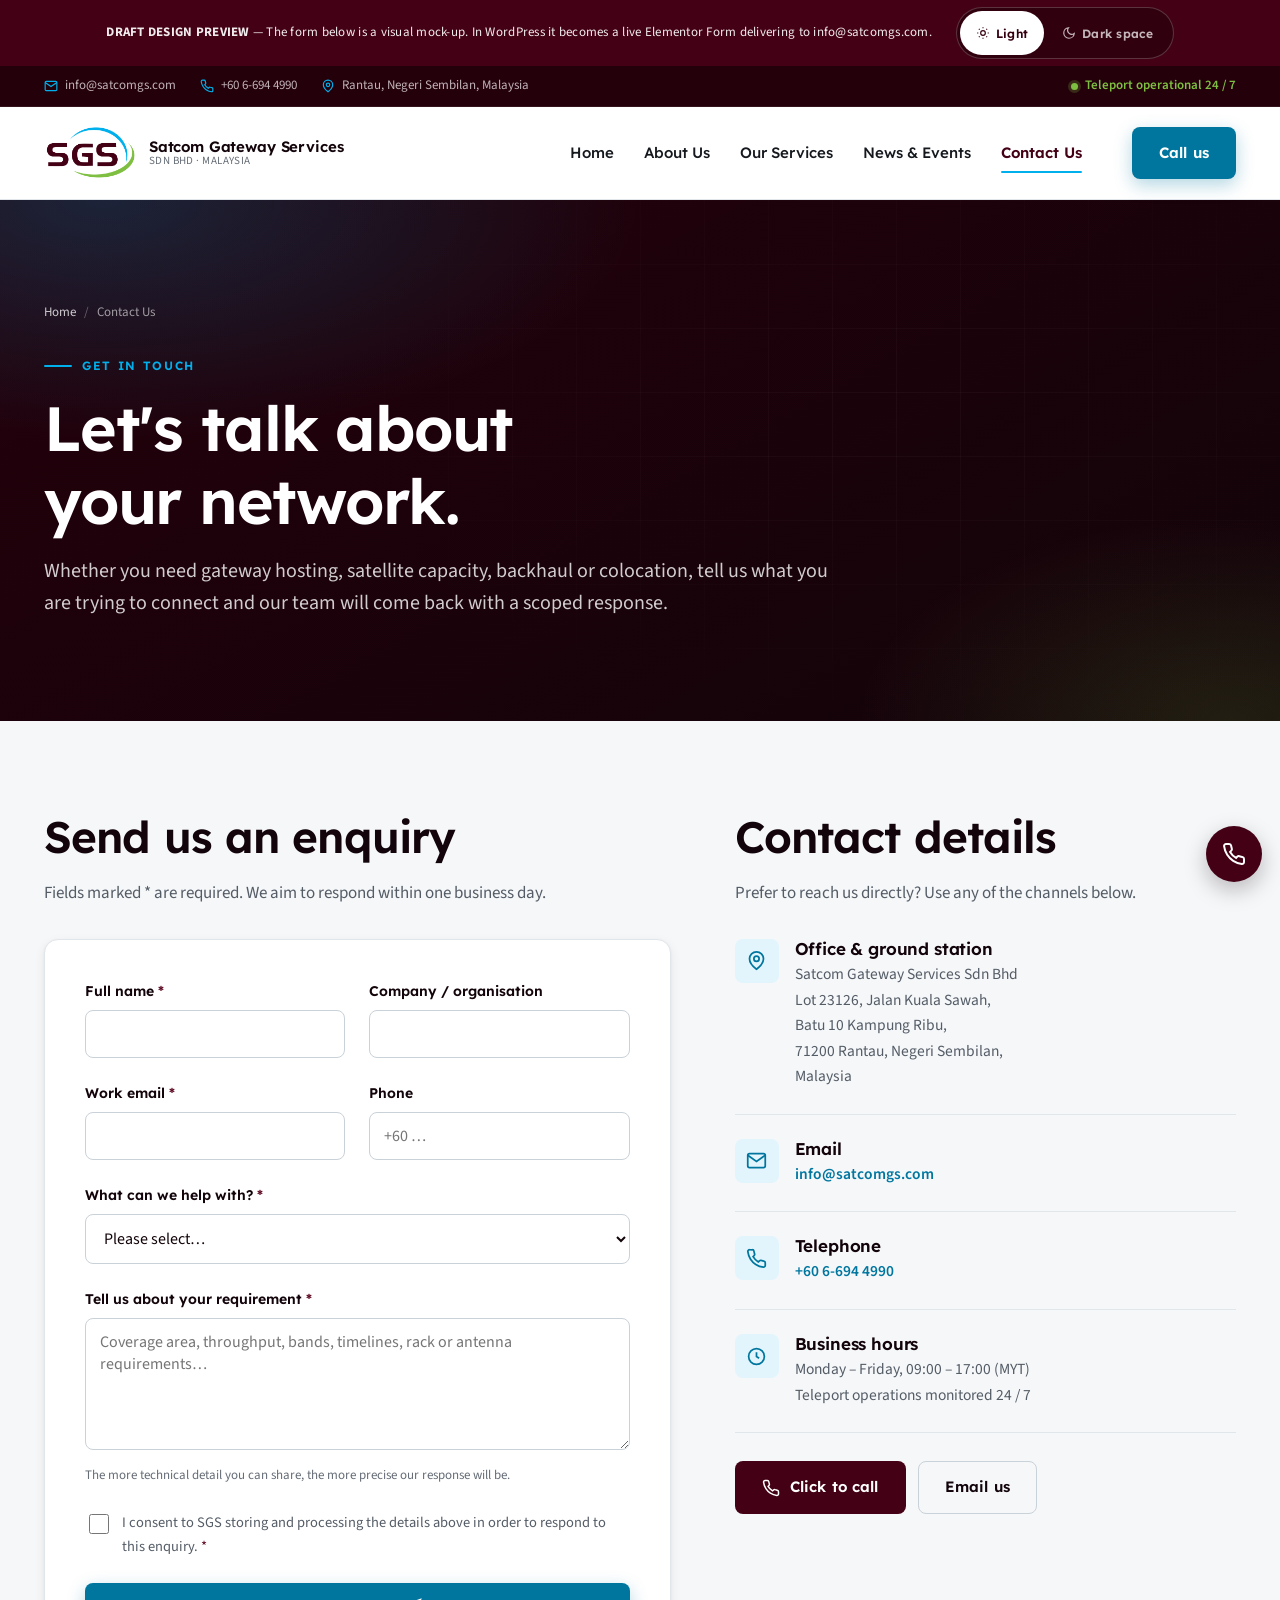
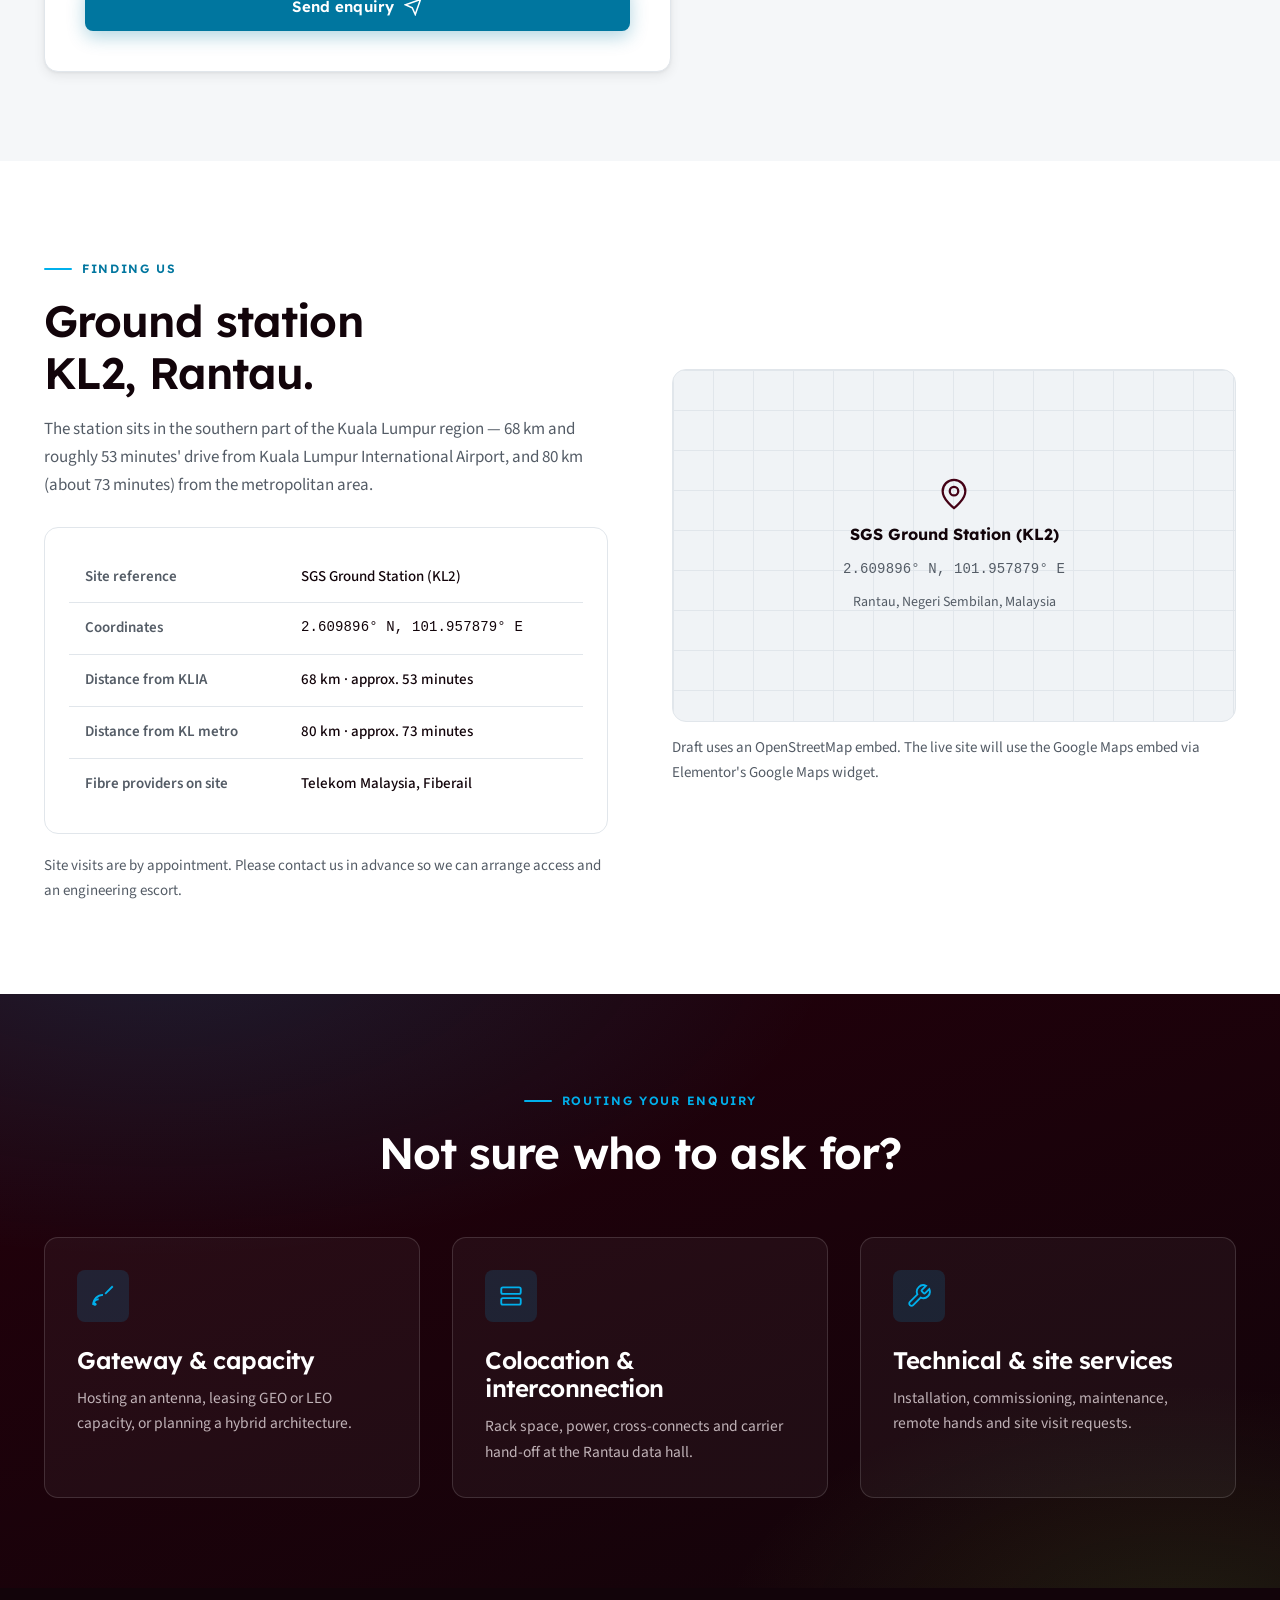
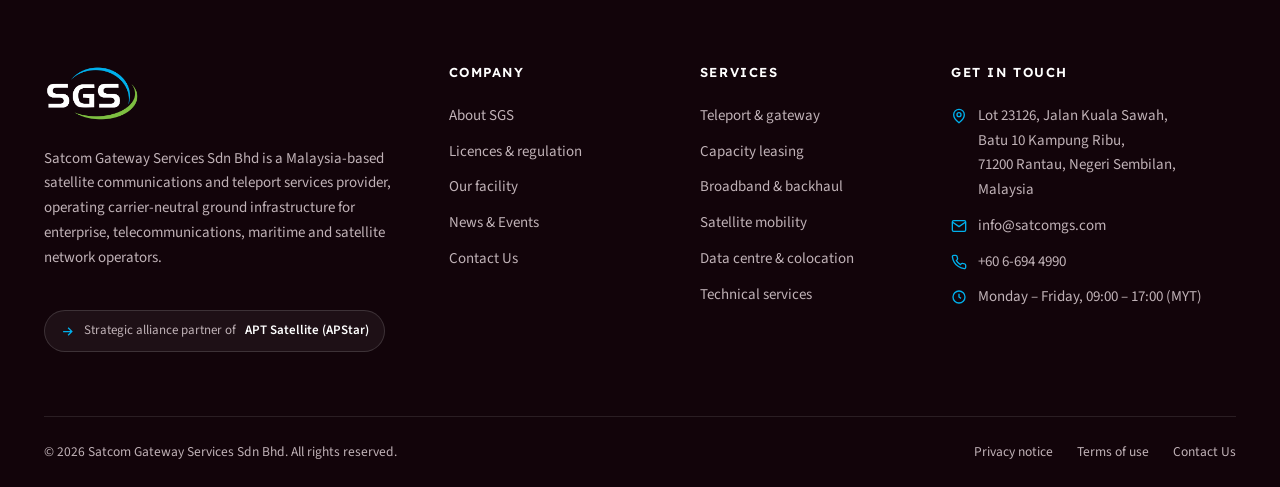
<file: contact.html>
<!DOCTYPE html>
<html lang="en">
<head>
<meta charset="utf-8">
<meta name="viewport" content="width=device-width, initial-scale=1">
<title>Contact Us | SGS — Satcom Gateway Services Sdn Bhd</title>
<meta name="description" content="Contact Satcom Gateway Services Sdn Bhd — Lot 23126, Jalan Kuala Sawah, Batu 10 Kampung Ribu, 71200 Rantau, Negeri Sembilan, Malaysia. Email info@satcomgs.com or call +60 6-694 4990.">
<link rel="icon" href="assets/img/sgs-logo.png">
<link rel="preconnect" href="https://fonts.googleapis.com">
<link rel="preconnect" href="https://fonts.gstatic.com" crossorigin>
<link href="https://fonts.googleapis.com/css2?family=Lexend:wght@300;400;500;600;700&family=Source+Sans+3:wght@300;400;500;600;700&display=swap" rel="stylesheet">
<script>
/* Draft-only theme switch. Applied before paint so there is no flash of the
   wrong theme. Not part of the WordPress build. */
(function(){try{var t=localStorage.getItem('sgs-theme');
if(t==='dark'||t==='light'){document.documentElement.setAttribute('data-theme',t);}}catch(e){}})();
</script>
<link rel="stylesheet" href="assets/css/style.css">
</head>
<body>

<a class="skip-link" href="#main">Skip to main content</a>

<div class="preloader" id="preloader" aria-hidden="true">
  <div class="preloader__stage">
    <svg class="pl-sys" viewBox="0 0 320 320" aria-hidden="true">
      <g class="pl-sys__rot">
        <g class="pl-orbit" style="--tilt:-24deg;--i:0">
          <ellipse class="pl-orbit__path" cx="160" cy="160" rx="132" ry="46" pathLength="100"/>
          <ellipse class="pl-orbit__sat"  cx="160" cy="160" rx="132" ry="46" pathLength="100"/>
        </g>
        <g class="pl-orbit" style="--tilt:38deg;--i:1">
          <ellipse class="pl-orbit__path" cx="160" cy="160" rx="116" ry="58" pathLength="100"/>
          <ellipse class="pl-orbit__sat"  cx="160" cy="160" rx="116" ry="58" pathLength="100"/>
        </g>
        <g class="pl-orbit" style="--tilt:84deg;--i:2">
          <ellipse class="pl-orbit__path" cx="160" cy="160" rx="140" ry="36" pathLength="100"/>
          <ellipse class="pl-orbit__sat"  cx="160" cy="160" rx="140" ry="36" pathLength="100"/>
        </g>
      </g>
      <circle class="pl-wave" cx="160" cy="160" r="30"/>
      <circle class="pl-wave" cx="160" cy="160" r="30" style="animation-delay:2.2s"/>
    </svg>
    <img class="preloader__logo" src="assets/img/sgs-logo-light.png" alt="" width="693" height="418">
  </div>
  <div class="preloader__text">
    <span>Acquiring signal</span>
    <span>Establishing uplink</span>
    <span>Link established</span>
  </div>
  <div class="preloader__bar"></div>
</div>

<div class="draft-flag">
  <span class="draft-flag__text"><strong>DRAFT DESIGN PREVIEW</strong> — The form below is a visual mock-up. In WordPress it becomes a live Elementor Form delivering to info@satcomgs.com.</span>
  <span class="theme-switch" role="group" aria-label="Preview theme">
    <button class="theme-switch__btn" type="button" data-theme-set="light" aria-pressed="true"><svg viewBox="0 0 24 24" fill="none" stroke="currentColor" stroke-width="2" aria-hidden="true"><circle cx="12" cy="12" r="4"/><path d="M12 2v2M12 20v2M4.9 4.9l1.4 1.4M17.7 17.7l1.4 1.4M2 12h2M20 12h2M4.9 19.1l1.4-1.4M17.7 6.3l1.4-1.4"/></svg> Light</button>
    <button class="theme-switch__btn" type="button" data-theme-set="dark" aria-pressed="false"><svg viewBox="0 0 24 24" fill="none" stroke="currentColor" stroke-width="2" aria-hidden="true"><path d="M21 12.8A9 9 0 1 1 11.2 3a7 7 0 0 0 9.8 9.8Z"/></svg> Dark space</button>
  </span>
</div>

<div class="topbar">
  <div class="container topbar__inner">
    <ul class="topbar__list">
      <li>
        <svg viewBox="0 0 24 24" fill="none" stroke="currentColor" stroke-width="2" aria-hidden="true"><rect x="2" y="4" width="20" height="16" rx="2"/><path d="m22 6-10 7L2 6"/></svg>
        <a href="mailto:info@satcomgs.com">info@satcomgs.com</a>
      </li>
      <li>
        <svg viewBox="0 0 24 24" fill="none" stroke="currentColor" stroke-width="2" aria-hidden="true"><path d="M22 16.9v3a2 2 0 0 1-2.2 2 19.8 19.8 0 0 1-8.6-3.1 19.5 19.5 0 0 1-6-6A19.8 19.8 0 0 1 2.1 4.2 2 2 0 0 1 4.1 2h3a2 2 0 0 1 2 1.7c.1 1 .4 1.9.7 2.8a2 2 0 0 1-.5 2.1L8.1 9.9a16 16 0 0 0 6 6l1.3-1.3a2 2 0 0 1 2.1-.4c.9.3 1.8.6 2.8.7a2 2 0 0 1 1.7 2Z"/></svg>
        <a href="tel:+6066944990">+60 6-694 4990</a>
      </li>
      <li>
        <svg viewBox="0 0 24 24" fill="none" stroke="currentColor" stroke-width="2" aria-hidden="true"><path d="M20 10c0 6-8 12-8 12s-8-6-8-12a8 8 0 0 1 16 0Z"/><circle cx="12" cy="10" r="3"/></svg>
        Rantau, Negeri Sembilan, Malaysia
      </li>
    </ul>
    <span class="topbar__tag"><span class="topbar__dot"></span> Teleport operational 24 / 7</span>
  </div>
</div>

<header class="site-header">
  <div class="container site-header__inner">
    <a class="brand" href="index.html" aria-label="SGS — Satcom Gateway Services, home">
      <img class="brand__logo brand__logo--light" src="assets/img/sgs-logo.png" alt="SGS logo" width="693" height="418">
      <img class="brand__logo brand__logo--dark" src="assets/img/sgs-logo-light.png" alt="" aria-hidden="true" width="693" height="418">
      <span class="brand__text">
        <span class="brand__name">Satcom Gateway Services</span>
        <span class="brand__sub">Sdn Bhd · Malaysia</span>
      </span>
    </a>
    <button class="nav-toggle" type="button" aria-expanded="false" aria-controls="primary-nav" aria-label="Toggle navigation menu">
      <svg class="icon-open" viewBox="0 0 24 24" fill="none" stroke="currentColor" stroke-width="2" aria-hidden="true"><path d="M3 6h18M3 12h18M3 18h18"/></svg>
      <svg class="icon-close" viewBox="0 0 24 24" fill="none" stroke="currentColor" stroke-width="2" aria-hidden="true"><path d="M18 6 6 18M6 6l12 12"/></svg>
    </button>
    <nav class="nav" id="primary-nav" aria-label="Primary">
      <ul class="nav__list">
        <li><a class="nav__link" href="index.html">Home</a></li>
        <li><a class="nav__link" href="about.html">About Us</a></li>
        <li><a class="nav__link" href="services.html">Our Services</a></li>
        <li><a class="nav__link" href="news.html">News &amp; Events</a></li>
        <li><a class="nav__link is-active" href="contact.html" aria-current="page">Contact Us</a></li>
      </ul>
      <div class="nav__cta-mobile"><a class="btn btn--primary" href="tel:+6066944990">Call +60 6-694 4990</a></div>
    </nav>
    <div class="header__cta"><a class="btn btn--primary" href="tel:+6066944990">Call us</a></div>
  </div>
</header>

<main id="main">

  <section class="page-hero">
    <div class="container">
      <div class="page-hero__inner">
        <ol class="breadcrumb">
          <li><a href="index.html">Home</a></li>
          <li>Contact Us</li>
        </ol>
        <span class="eyebrow">Get in touch</span>
        <h1>Let's talk about your network.</h1>
        <p class="lead">
          Whether you need gateway hosting, satellite capacity, backhaul or colocation, tell us what
          you are trying to connect and our team will come back with a scoped response.
        </p>
      </div>
    </div>
  </section>

  <!-- ============ FORM + DETAILS ============ -->
  <section class="section">
    <div class="container">
      <div class="split split--wide-left split--top">

        <!-- Enquiry form → Elementor Pro Form widget -->
        <div data-reveal>
          <h2 style="font-size:clamp(1.5rem,1.25rem+1.2vw,2rem)">Send us an enquiry</h2>
          <p class="text-muted" style="margin-bottom:32px">
            Fields marked <span class="req">*</span> are required. We aim to respond within one
            business day.
          </p>

          <form class="form-card" data-demo-form novalidate>
            <div class="form-grid">
              <div class="field">
                <label for="f-name">Full name <span class="req">*</span></label>
                <input type="text" id="f-name" name="name" autocomplete="name" required>
              </div>
              <div class="field">
                <label for="f-company">Company / organisation</label>
                <input type="text" id="f-company" name="company" autocomplete="organization">
              </div>
              <div class="field">
                <label for="f-email">Work email <span class="req">*</span></label>
                <input type="email" id="f-email" name="email" autocomplete="email" required>
              </div>
              <div class="field">
                <label for="f-phone">Phone</label>
                <input type="tel" id="f-phone" name="phone" autocomplete="tel" placeholder="+60 …">
              </div>
            </div>

            <div class="field">
              <label for="f-subject">What can we help with? <span class="req">*</span></label>
              <select id="f-subject" name="subject" required>
                <option value="">Please select…</option>
                <option>Teleport &amp; gateway hosting</option>
                <option>Satellite capacity leasing</option>
                <option>Satellite broadband / enterprise network</option>
                <option>Satellite backhaul</option>
                <option>Satellite mobility (maritime / aero)</option>
                <option>Data centre &amp; colocation</option>
                <option>Technical &amp; ground-segment services</option>
                <option>Site visit request</option>
                <option>General enquiry</option>
              </select>
            </div>

            <div class="field">
              <label for="f-message">Tell us about your requirement <span class="req">*</span></label>
              <textarea id="f-message" name="message" required placeholder="Coverage area, throughput, bands, timelines, rack or antenna requirements…"></textarea>
              <span class="field__hint">The more technical detail you can share, the more precise our response will be.</span>
            </div>

            <div class="field field--inline">
              <input type="checkbox" id="f-consent" name="consent" required>
              <label for="f-consent">
                I consent to SGS storing and processing the details above in order to respond to
                this enquiry. <span class="req">*</span>
              </label>
            </div>

            <button class="btn btn--primary" type="submit" style="width:100%">
              Send enquiry
              <svg viewBox="0 0 24 24" fill="none" stroke="currentColor" stroke-width="2" aria-hidden="true"><path d="m22 2-7 20-4-9-9-4 20-7Z"/></svg>
            </button>

            <p class="form-note" hidden role="status"></p>
          </form>
        </div>

        <!-- Contact details -->
        <div data-reveal data-reveal-delay="1">
          <h2 style="font-size:clamp(1.5rem,1.25rem+1.2vw,2rem)">Contact details</h2>
          <p class="text-muted" style="margin-bottom:8px">
            Prefer to reach us directly? Use any of the channels below.
          </p>

          <div class="contact-item">
            <span class="contact-item__icon">
              <svg viewBox="0 0 24 24" fill="none" stroke="currentColor" stroke-width="2" aria-hidden="true"><path d="M20 10c0 6-8 12-8 12s-8-6-8-12a8 8 0 0 1 16 0Z"/><circle cx="12" cy="10" r="3"/></svg>
            </span>
            <div>
              <h4>Office &amp; ground station</h4>
              <address>
                Satcom Gateway Services Sdn Bhd<br>
                Lot 23126, Jalan Kuala Sawah,<br>
                Batu 10 Kampung Ribu,<br>
                71200 Rantau, Negeri Sembilan,<br>
                Malaysia
              </address>
            </div>
          </div>

          <div class="contact-item">
            <span class="contact-item__icon">
              <svg viewBox="0 0 24 24" fill="none" stroke="currentColor" stroke-width="2" aria-hidden="true"><rect x="2" y="4" width="20" height="16" rx="2"/><path d="m22 6-10 7L2 6"/></svg>
            </span>
            <div>
              <h4>Email</h4>
              <p><a href="mailto:info@satcomgs.com">info@satcomgs.com</a></p>
            </div>
          </div>

          <div class="contact-item">
            <span class="contact-item__icon">
              <svg viewBox="0 0 24 24" fill="none" stroke="currentColor" stroke-width="2" aria-hidden="true"><path d="M22 16.9v3a2 2 0 0 1-2.2 2 19.8 19.8 0 0 1-8.6-3.1 19.5 19.5 0 0 1-6-6A19.8 19.8 0 0 1 2.1 4.2 2 2 0 0 1 4.1 2h3a2 2 0 0 1 2 1.7c.1 1 .4 1.9.7 2.8a2 2 0 0 1-.5 2.1L8.1 9.9a16 16 0 0 0 6 6l1.3-1.3a2 2 0 0 1 2.1-.4c.9.3 1.8.6 2.8.7a2 2 0 0 1 1.7 2Z"/></svg>
            </span>
            <div>
              <h4>Telephone</h4>
              <p><a href="tel:+6066944990">+60 6-694 4990</a></p>
            </div>
          </div>

          <div class="contact-item">
            <span class="contact-item__icon">
              <svg viewBox="0 0 24 24" fill="none" stroke="currentColor" stroke-width="2" aria-hidden="true"><circle cx="12" cy="12" r="9"/><path d="M12 7v5l3 2"/></svg>
            </span>
            <div>
              <h4>Business hours</h4>
              <p>Monday – Friday, 09:00 – 17:00 (MYT)<br>Teleport operations monitored 24 / 7</p>
            </div>
          </div>

          <div class="btn-row" style="margin-top:28px">
            <a class="btn btn--maroon" href="tel:+6066944990">
              <svg viewBox="0 0 24 24" fill="none" stroke="currentColor" stroke-width="2" aria-hidden="true"><path d="M22 16.9v3a2 2 0 0 1-2.2 2 19.8 19.8 0 0 1-8.6-3.1 19.5 19.5 0 0 1-6-6A19.8 19.8 0 0 1 2.1 4.2 2 2 0 0 1 4.1 2h3a2 2 0 0 1 2 1.7c.1 1 .4 1.9.7 2.8a2 2 0 0 1-.5 2.1L8.1 9.9a16 16 0 0 0 6 6l1.3-1.3a2 2 0 0 1 2.1-.4c.9.3 1.8.6 2.8.7a2 2 0 0 1 1.7 2Z"/></svg>
              Click to call
            </a>
            <a class="btn btn--ghost" href="mailto:info@satcomgs.com">Email us</a>
          </div>
        </div>

      </div>
    </div>
  </section>

  <!-- ============ MAP + LOCATION ============ -->
  <section class="section section--light">
    <div class="container">
      <div class="split">
        <div data-reveal>
          <span class="eyebrow">Finding us</span>
          <h2>Ground station KL2, Rantau.</h2>
          <p class="text-muted">
            The station sits in the southern part of the Kuala Lumpur region — 68&nbsp;km and roughly
            53 minutes' drive from Kuala Lumpur International Airport, and 80&nbsp;km (about 73 minutes)
            from the metropolitan area.
          </p>

          <div class="table-wrap" style="margin-top:28px">
            <table class="spec-table">
              <tbody>
                <tr>
                  <th scope="row">Site reference</th>
                  <td>SGS Ground Station (KL2)</td>
                </tr>
                <tr>
                  <th scope="row">Coordinates</th>
                  <td class="mono">2.609896° N, 101.957879° E</td>
                </tr>
                <tr>
                  <th scope="row">Distance from KLIA</th>
                  <td>68 km · approx. 53 minutes</td>
                </tr>
                <tr>
                  <th scope="row">Distance from KL metro</th>
                  <td>80 km · approx. 73 minutes</td>
                </tr>
                <tr>
                  <th scope="row">Fibre providers on site</th>
                  <td>Telekom Malaysia, Fiberail</td>
                </tr>
              </tbody>
            </table>
          </div>

          <p class="small text-muted" style="margin-top:20px">
            Site visits are by appointment. Please contact us in advance so we can arrange access and
            an engineering escort.
          </p>
        </div>

        <div data-reveal data-reveal-delay="1">
          <div class="map-embed">
            <div class="map-embed__fallback" aria-hidden="true">
              <svg viewBox="0 0 24 24" fill="none" stroke="currentColor" stroke-width="1.6"><path d="M20 10c0 6-8 12-8 12s-8-6-8-12a8 8 0 0 1 16 0Z"/><circle cx="12" cy="10" r="3"/></svg>
              <strong>SGS Ground Station (KL2)</strong>
              <span class="mono">2.609896&deg; N, 101.957879&deg; E</span>
              <span>Rantau, Negeri Sembilan, Malaysia</span>
            </div>
            <iframe
              title="Map showing the SGS ground station at Rantau, Negeri Sembilan"
              src="https://www.openstreetmap.org/export/embed.html?bbox=101.9379%2C2.5999%2C101.9779%2C2.6199&amp;layer=mapnik&amp;marker=2.609896%2C101.957879"
              loading="lazy"
              referrerpolicy="no-referrer-when-downgrade"></iframe>
          </div>
          <p class="small text-muted" style="margin-top:14px">
            Draft uses an OpenStreetMap embed. The live site will use the Google Maps embed via
            Elementor's Google Maps widget.
          </p>
        </div>
      </div>
    </div>
  </section>

  <!-- ============ WHO TO ASK ============ -->
  <section class="section section--dark">
    <div class="container">
      <div class="section-head section-head--center" data-reveal>
        <span class="eyebrow">Routing your enquiry</span>
        <h2>Not sure who to ask for?</h2>
      </div>
      <div class="grid grid--3 grid--gap-lg">
        <article class="card card--dark" data-reveal>
          <span class="card__icon">
            <svg viewBox="0 0 24 24" fill="none" stroke="currentColor" stroke-width="1.7" aria-hidden="true"><path d="M3 20a9 9 0 0 1 9-9"/><path d="M3 20a5 5 0 0 1 5-5"/><circle cx="4.5" cy="19.5" r="1.5" fill="currentColor" stroke="none"/><path d="m14 10 7-7"/></svg>
          </span>
          <h3>Gateway &amp; capacity</h3>
          <p>Hosting an antenna, leasing GEO or LEO capacity, or planning a hybrid architecture.</p>
        </article>
        <article class="card card--dark" data-reveal data-reveal-delay="1">
          <span class="card__icon">
            <svg viewBox="0 0 24 24" fill="none" stroke="currentColor" stroke-width="1.7" aria-hidden="true"><rect x="3" y="4" width="18" height="6" rx="1.5"/><rect x="3" y="14" width="18" height="6" rx="1.5"/><path d="M7 7h.01M7 17h.01"/></svg>
          </span>
          <h3>Colocation &amp; interconnection</h3>
          <p>Rack space, power, cross-connects and carrier hand-off at the Rantau data hall.</p>
        </article>
        <article class="card card--dark" data-reveal data-reveal-delay="2">
          <span class="card__icon">
            <svg viewBox="0 0 24 24" fill="none" stroke="currentColor" stroke-width="1.7" aria-hidden="true"><path d="M14.7 6.3a1 1 0 0 0 0 1.4l1.6 1.6a1 1 0 0 0 1.4 0l3.77-3.77a6 6 0 0 1-7.94 7.94l-6.91 6.91a2.12 2.12 0 0 1-3-3l6.91-6.91a6 6 0 0 1 7.94-7.94l-3.76 3.76Z"/></svg>
          </span>
          <h3>Technical &amp; site services</h3>
          <p>Installation, commissioning, maintenance, remote hands and site visit requests.</p>
        </article>
      </div>
    </div>
  </section>

</main>

<footer class="site-footer">
  <div class="container">
    <div class="footer-grid">
      <div class="footer-brand">
        <img src="assets/img/sgs-logo-light.png" alt="SGS — Satcom Gateway Services" width="693" height="418">
        <p>
          Satcom Gateway Services Sdn Bhd is a Malaysia-based satellite communications and teleport
          services provider, operating carrier-neutral ground infrastructure for enterprise,
          telecommunications, maritime and satellite network operators.
        </p>
        <span class="footer-parent">
          <svg viewBox="0 0 24 24" width="15" height="15" fill="none" stroke="#00B0EC" stroke-width="2" aria-hidden="true"><path d="M5 12h14M13 6l6 6-6 6"/></svg>
          Strategic alliance partner of <strong>APT Satellite (APStar)</strong>
        </span>
      </div>
      <div>
        <h4>Company</h4>
        <ul>
          <li><a href="about.html">About SGS</a></li>
          <li><a href="about.html#licences">Licences &amp; regulation</a></li>
          <li><a href="about.html#facility">Our facility</a></li>
          <li><a href="news.html">News &amp; Events</a></li>
          <li><a href="contact.html">Contact Us</a></li>
        </ul>
      </div>
      <div>
        <h4>Services</h4>
        <ul>
          <li><a href="services.html#gateway">Teleport &amp; gateway</a></li>
          <li><a href="services.html#capacity">Capacity leasing</a></li>
          <li><a href="services.html#broadband">Broadband &amp; backhaul</a></li>
          <li><a href="services.html#mobility">Satellite mobility</a></li>
          <li><a href="services.html#datacentre">Data centre &amp; colocation</a></li>
          <li><a href="services.html#technical">Technical services</a></li>
        </ul>
      </div>
      <div>
        <h4>Get in touch</h4>
        <ul class="footer-contact">
          <li>
            <svg viewBox="0 0 24 24" fill="none" stroke="currentColor" stroke-width="2" aria-hidden="true"><path d="M20 10c0 6-8 12-8 12s-8-6-8-12a8 8 0 0 1 16 0Z"/><circle cx="12" cy="10" r="3"/></svg>
            <span>Lot 23126, Jalan Kuala Sawah,<br>Batu 10 Kampung Ribu,<br>71200 Rantau, Negeri Sembilan,<br>Malaysia</span>
          </li>
          <li>
            <svg viewBox="0 0 24 24" fill="none" stroke="currentColor" stroke-width="2" aria-hidden="true"><rect x="2" y="4" width="20" height="16" rx="2"/><path d="m22 6-10 7L2 6"/></svg>
            <a href="mailto:info@satcomgs.com">info@satcomgs.com</a>
          </li>
          <li>
            <svg viewBox="0 0 24 24" fill="none" stroke="currentColor" stroke-width="2" aria-hidden="true"><path d="M22 16.9v3a2 2 0 0 1-2.2 2 19.8 19.8 0 0 1-8.6-3.1 19.5 19.5 0 0 1-6-6A19.8 19.8 0 0 1 2.1 4.2 2 2 0 0 1 4.1 2h3a2 2 0 0 1 2 1.7c.1 1 .4 1.9.7 2.8a2 2 0 0 1-.5 2.1L8.1 9.9a16 16 0 0 0 6 6l1.3-1.3a2 2 0 0 1 2.1-.4c.9.3 1.8.6 2.8.7a2 2 0 0 1 1.7 2Z"/></svg>
            <a href="tel:+6066944990">+60 6-694 4990</a>
          </li>
          <li>
            <svg viewBox="0 0 24 24" fill="none" stroke="currentColor" stroke-width="2" aria-hidden="true"><circle cx="12" cy="12" r="9"/><path d="M12 7v5l3 2"/></svg>
            <span>Monday – Friday, 09:00 – 17:00 (MYT)</span>
          </li>
        </ul>
      </div>
    </div>
    <div class="footer-bottom">
      <span>© <span data-year>2026</span> Satcom Gateway Services Sdn Bhd. All rights reserved.</span>
      <ul>
        <li><a href="#">Privacy notice</a></li>
        <li><a href="#">Terms of use</a></li>
        <li><a href="contact.html">Contact Us</a></li>
      </ul>
    </div>
  </div>
</footer>

<div class="float-actions">
  <a class="float-btn float-btn--call" href="tel:+6066944990" aria-label="Call SGS">
    <svg viewBox="0 0 24 24" fill="none" stroke="currentColor" stroke-width="2" aria-hidden="true"><path d="M22 16.9v3a2 2 0 0 1-2.2 2 19.8 19.8 0 0 1-8.6-3.1 19.5 19.5 0 0 1-6-6A19.8 19.8 0 0 1 2.1 4.2 2 2 0 0 1 4.1 2h3a2 2 0 0 1 2 1.7c.1 1 .4 1.9.7 2.8a2 2 0 0 1-.5 2.1L8.1 9.9a16 16 0 0 0 6 6l1.3-1.3a2 2 0 0 1 2.1-.4c.9.3 1.8.6 2.8.7a2 2 0 0 1 1.7 2Z"/></svg>
  </a>
</div>

<script src="assets/js/main.js"></script>
</body>
</html>
</file>
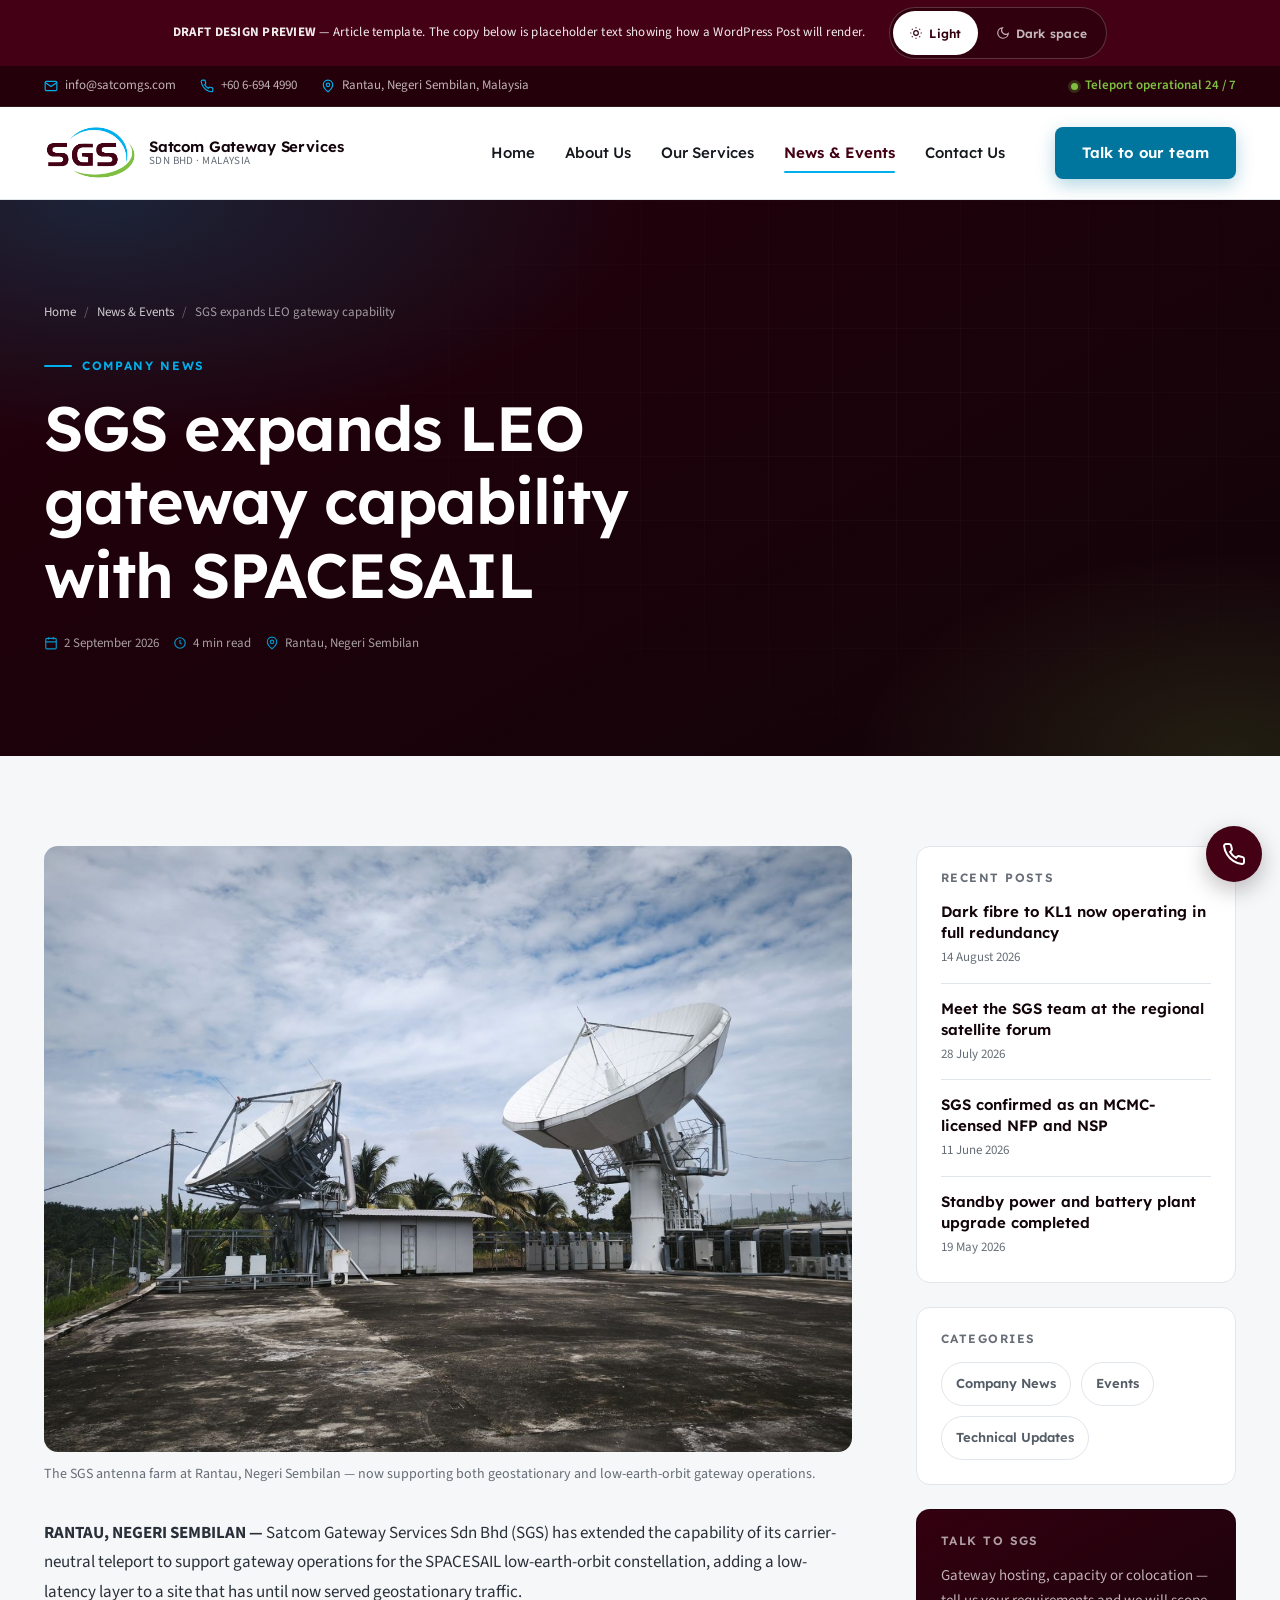
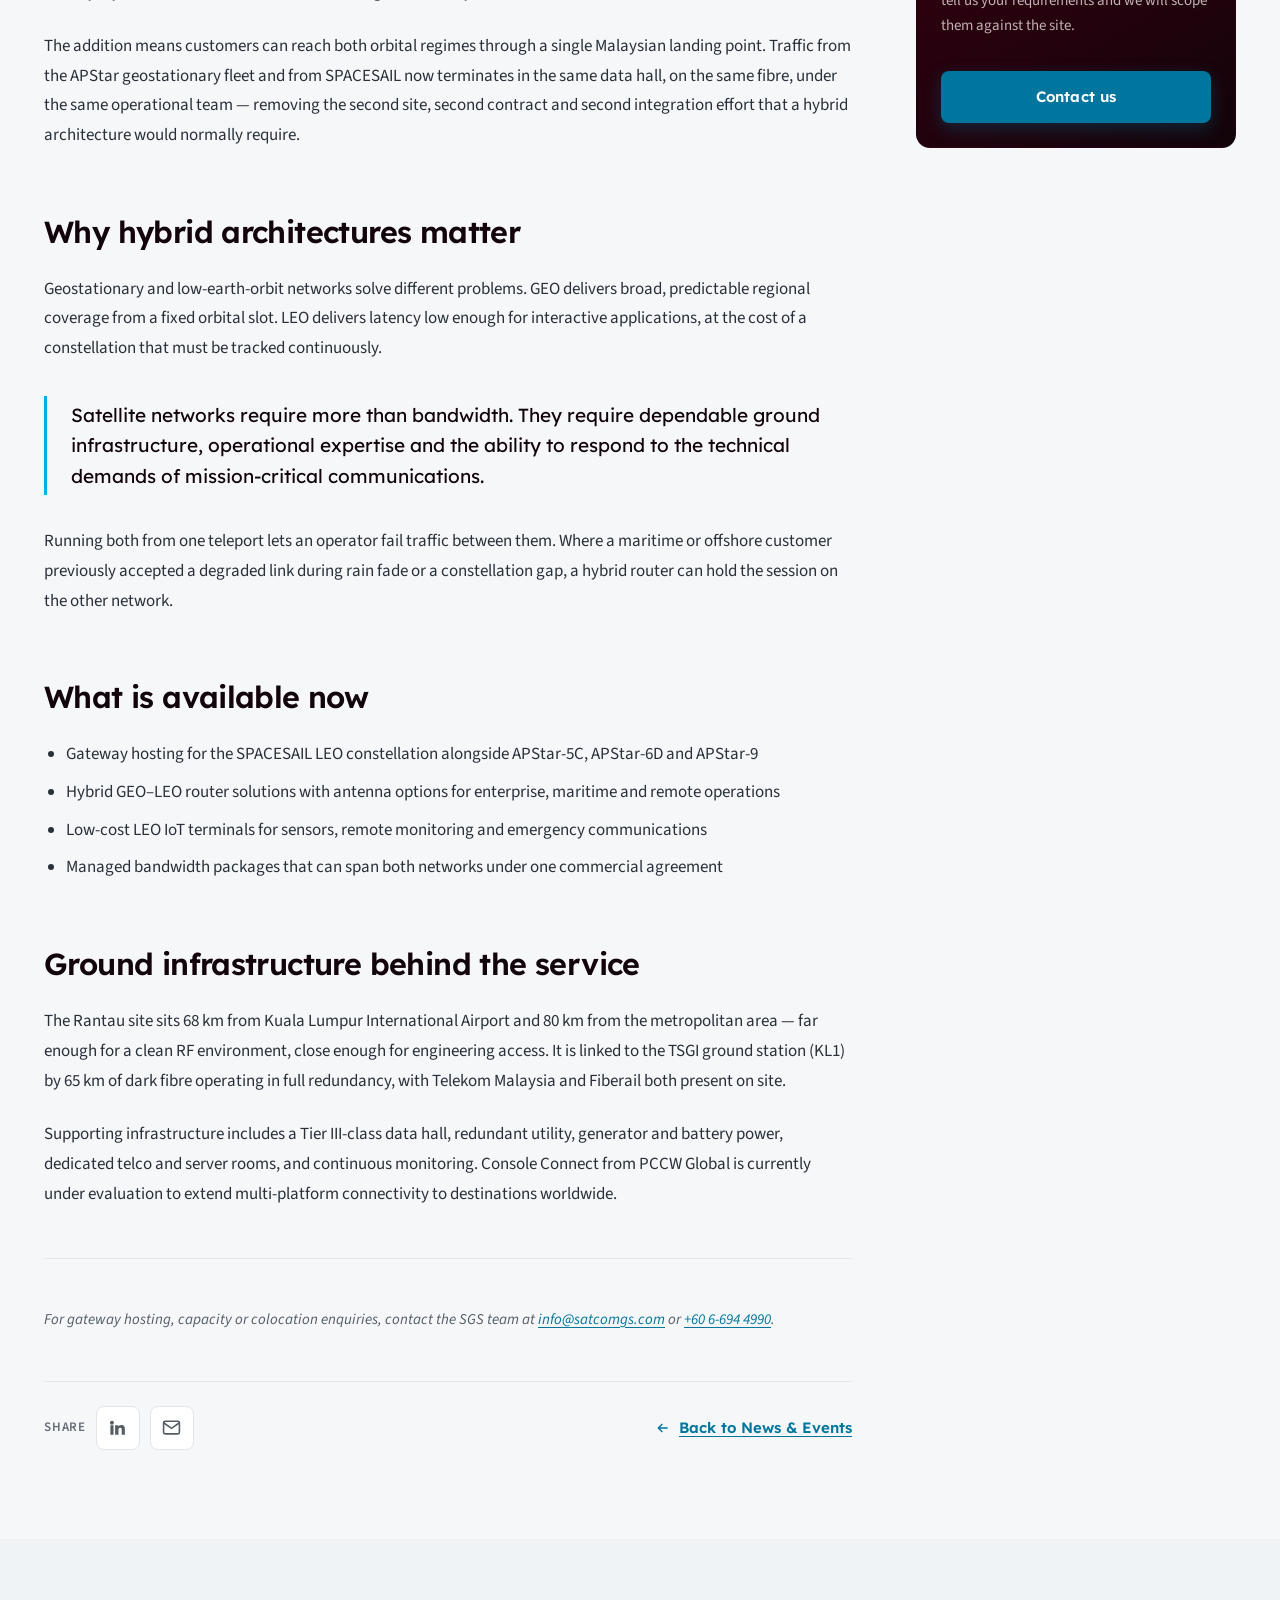
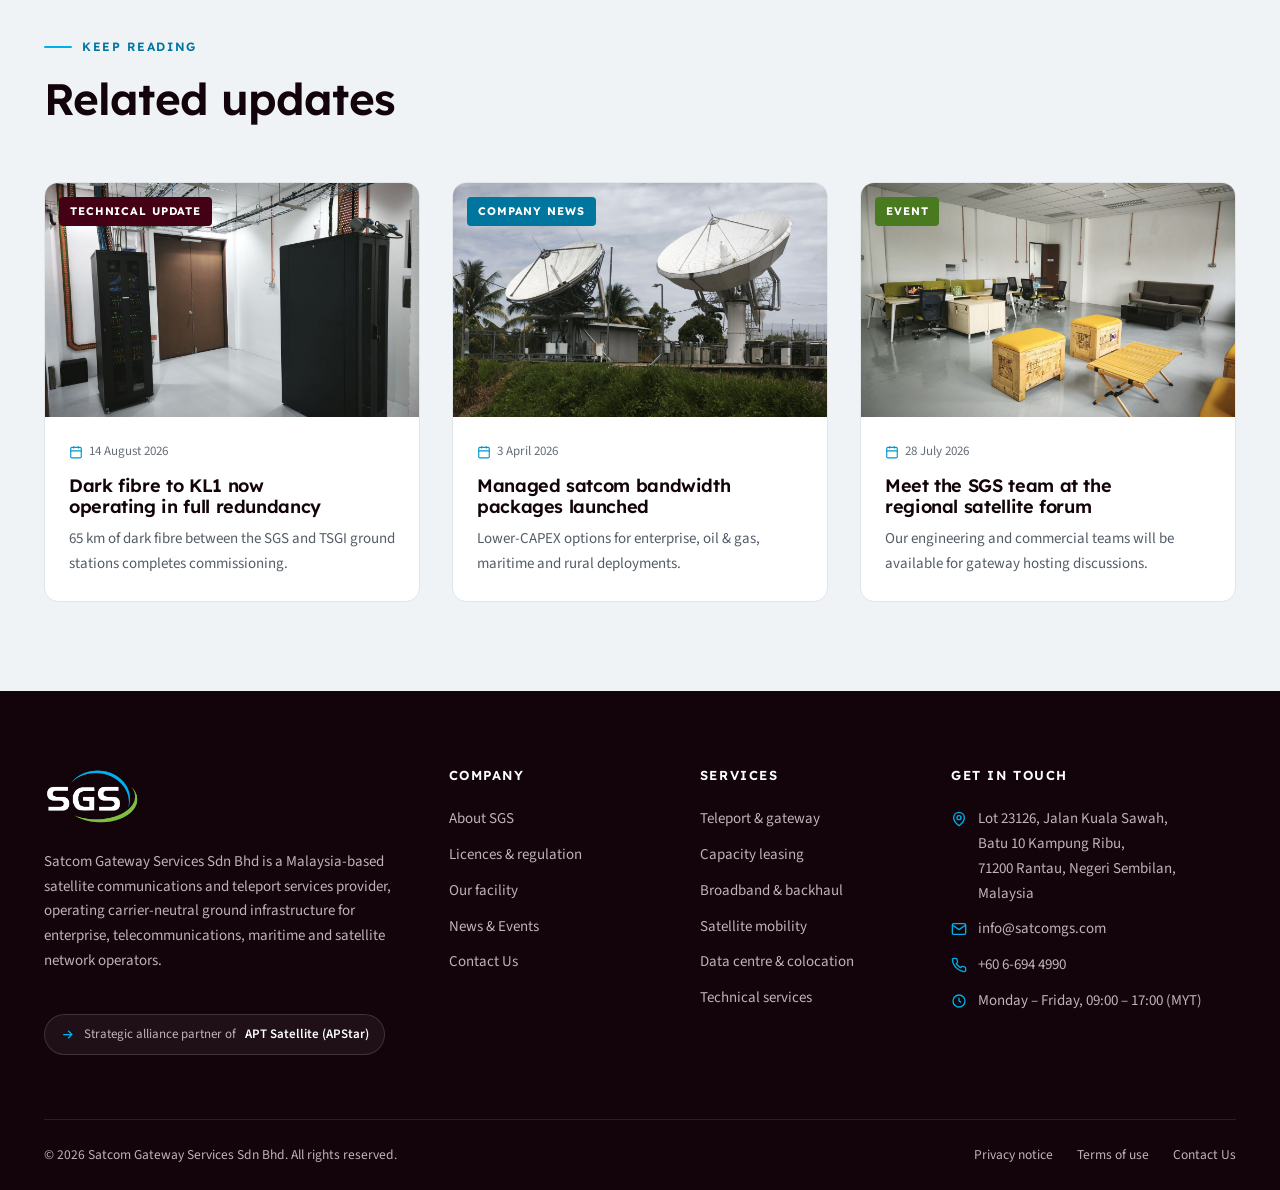
<file: news-article.html>
<!DOCTYPE html>
<html lang="en">
<head>
<meta charset="utf-8">
<meta name="viewport" content="width=device-width, initial-scale=1">
<title>SGS expands LEO gateway capability with SPACESAIL | SGS News</title>
<meta name="description" content="The Rantau teleport adds tracking capability for the SPACESAIL low-earth-orbit constellation, giving customers a single Malaysian landing point for hybrid GEO–LEO architectures.">
<link rel="icon" href="assets/img/sgs-logo.png">
<link rel="preconnect" href="https://fonts.googleapis.com">
<link rel="preconnect" href="https://fonts.gstatic.com" crossorigin>
<link href="https://fonts.googleapis.com/css2?family=Lexend:wght@300;400;500;600;700&family=Source+Sans+3:wght@300;400;500;600;700&display=swap" rel="stylesheet">
<script>
/* Draft-only theme switch. Applied before paint so there is no flash of the
   wrong theme. Not part of the WordPress build. */
(function(){try{var t=localStorage.getItem('sgs-theme');
if(t==='dark'||t==='light'){document.documentElement.setAttribute('data-theme',t);}}catch(e){}})();
</script>
<link rel="stylesheet" href="assets/css/style.css">
</head>
<body>

<a class="skip-link" href="#main">Skip to main content</a>

<div class="preloader" id="preloader" aria-hidden="true">
  <div class="preloader__stage">
    <svg class="pl-sys" viewBox="0 0 320 320" aria-hidden="true">
      <g class="pl-sys__rot">
        <g class="pl-orbit" style="--tilt:-24deg;--i:0">
          <ellipse class="pl-orbit__path" cx="160" cy="160" rx="132" ry="46" pathLength="100"/>
          <ellipse class="pl-orbit__sat"  cx="160" cy="160" rx="132" ry="46" pathLength="100"/>
        </g>
        <g class="pl-orbit" style="--tilt:38deg;--i:1">
          <ellipse class="pl-orbit__path" cx="160" cy="160" rx="116" ry="58" pathLength="100"/>
          <ellipse class="pl-orbit__sat"  cx="160" cy="160" rx="116" ry="58" pathLength="100"/>
        </g>
        <g class="pl-orbit" style="--tilt:84deg;--i:2">
          <ellipse class="pl-orbit__path" cx="160" cy="160" rx="140" ry="36" pathLength="100"/>
          <ellipse class="pl-orbit__sat"  cx="160" cy="160" rx="140" ry="36" pathLength="100"/>
        </g>
      </g>
      <circle class="pl-wave" cx="160" cy="160" r="30"/>
      <circle class="pl-wave" cx="160" cy="160" r="30" style="animation-delay:2.2s"/>
    </svg>
    <img class="preloader__logo" src="assets/img/sgs-logo-light.png" alt="" width="693" height="418">
  </div>
  <div class="preloader__text">
    <span>Acquiring signal</span>
    <span>Establishing uplink</span>
    <span>Link established</span>
  </div>
  <div class="preloader__bar"></div>
</div>

<div class="draft-flag">
  <span class="draft-flag__text"><strong>DRAFT DESIGN PREVIEW</strong> — Article template. The copy below is placeholder text showing how a WordPress Post will render.</span>
  <span class="theme-switch" role="group" aria-label="Preview theme">
    <button class="theme-switch__btn" type="button" data-theme-set="light" aria-pressed="true"><svg viewBox="0 0 24 24" fill="none" stroke="currentColor" stroke-width="2" aria-hidden="true"><circle cx="12" cy="12" r="4"/><path d="M12 2v2M12 20v2M4.9 4.9l1.4 1.4M17.7 17.7l1.4 1.4M2 12h2M20 12h2M4.9 19.1l1.4-1.4M17.7 6.3l1.4-1.4"/></svg> Light</button>
    <button class="theme-switch__btn" type="button" data-theme-set="dark" aria-pressed="false"><svg viewBox="0 0 24 24" fill="none" stroke="currentColor" stroke-width="2" aria-hidden="true"><path d="M21 12.8A9 9 0 1 1 11.2 3a7 7 0 0 0 9.8 9.8Z"/></svg> Dark space</button>
  </span>
</div>

<div class="topbar">
  <div class="container topbar__inner">
    <ul class="topbar__list">
      <li>
        <svg viewBox="0 0 24 24" fill="none" stroke="currentColor" stroke-width="2" aria-hidden="true"><rect x="2" y="4" width="20" height="16" rx="2"/><path d="m22 6-10 7L2 6"/></svg>
        <a href="mailto:info@satcomgs.com">info@satcomgs.com</a>
      </li>
      <li>
        <svg viewBox="0 0 24 24" fill="none" stroke="currentColor" stroke-width="2" aria-hidden="true"><path d="M22 16.9v3a2 2 0 0 1-2.2 2 19.8 19.8 0 0 1-8.6-3.1 19.5 19.5 0 0 1-6-6A19.8 19.8 0 0 1 2.1 4.2 2 2 0 0 1 4.1 2h3a2 2 0 0 1 2 1.7c.1 1 .4 1.9.7 2.8a2 2 0 0 1-.5 2.1L8.1 9.9a16 16 0 0 0 6 6l1.3-1.3a2 2 0 0 1 2.1-.4c.9.3 1.8.6 2.8.7a2 2 0 0 1 1.7 2Z"/></svg>
        <a href="tel:+6066944990">+60 6-694 4990</a>
      </li>
      <li>
        <svg viewBox="0 0 24 24" fill="none" stroke="currentColor" stroke-width="2" aria-hidden="true"><path d="M20 10c0 6-8 12-8 12s-8-6-8-12a8 8 0 0 1 16 0Z"/><circle cx="12" cy="10" r="3"/></svg>
        Rantau, Negeri Sembilan, Malaysia
      </li>
    </ul>
    <span class="topbar__tag"><span class="topbar__dot"></span> Teleport operational 24 / 7</span>
  </div>
</div>

<header class="site-header">
  <div class="container site-header__inner">
    <a class="brand" href="index.html" aria-label="SGS — Satcom Gateway Services, home">
      <img class="brand__logo brand__logo--light" src="assets/img/sgs-logo.png" alt="SGS logo" width="693" height="418">
      <img class="brand__logo brand__logo--dark" src="assets/img/sgs-logo-light.png" alt="" aria-hidden="true" width="693" height="418">
      <span class="brand__text">
        <span class="brand__name">Satcom Gateway Services</span>
        <span class="brand__sub">Sdn Bhd · Malaysia</span>
      </span>
    </a>
    <button class="nav-toggle" type="button" aria-expanded="false" aria-controls="primary-nav" aria-label="Toggle navigation menu">
      <svg class="icon-open" viewBox="0 0 24 24" fill="none" stroke="currentColor" stroke-width="2" aria-hidden="true"><path d="M3 6h18M3 12h18M3 18h18"/></svg>
      <svg class="icon-close" viewBox="0 0 24 24" fill="none" stroke="currentColor" stroke-width="2" aria-hidden="true"><path d="M18 6 6 18M6 6l12 12"/></svg>
    </button>
    <nav class="nav" id="primary-nav" aria-label="Primary">
      <ul class="nav__list">
        <li><a class="nav__link" href="index.html">Home</a></li>
        <li><a class="nav__link" href="about.html">About Us</a></li>
        <li><a class="nav__link" href="services.html">Our Services</a></li>
        <li><a class="nav__link is-active" href="news.html">News &amp; Events</a></li>
        <li><a class="nav__link" href="contact.html">Contact Us</a></li>
      </ul>
      <div class="nav__cta-mobile"><a class="btn btn--primary" href="contact.html">Talk to our team</a></div>
    </nav>
    <div class="header__cta"><a class="btn btn--primary" href="contact.html">Talk to our team</a></div>
  </div>
</header>

<main id="main">

  <section class="page-hero">
    <div class="container">
      <div class="page-hero__inner">
        <ol class="breadcrumb">
          <li><a href="index.html">Home</a></li>
          <li><a href="news.html">News &amp; Events</a></li>
          <li>SGS expands LEO gateway capability</li>
        </ol>
        <span class="eyebrow">Company News</span>
        <h1 style="font-size:clamp(1.9rem,1.3rem+2.4vw,3rem)">SGS expands LEO gateway capability with SPACESAIL</h1>
        <div class="post-meta" style="color:rgba(255,255,255,.62);margin-top:20px;margin-bottom:0">
          <span>
            <svg viewBox="0 0 24 24" fill="none" stroke="currentColor" stroke-width="2" aria-hidden="true"><rect x="3" y="4" width="18" height="18" rx="2"/><path d="M16 2v4M8 2v4M3 10h18"/></svg>
            <time datetime="2026-09-02">2 September 2026</time>
          </span>
          <span>
            <svg viewBox="0 0 24 24" fill="none" stroke="currentColor" stroke-width="2" aria-hidden="true"><circle cx="12" cy="12" r="9"/><path d="M12 7v5l3 2"/></svg>
            4 min read
          </span>
          <span>
            <svg viewBox="0 0 24 24" fill="none" stroke="currentColor" stroke-width="2" aria-hidden="true"><path d="M20 10c0 6-8 12-8 12s-8-6-8-12a8 8 0 0 1 16 0Z"/><circle cx="12" cy="10" r="3"/></svg>
            Rantau, Negeri Sembilan
          </span>
        </div>
      </div>
    </div>
  </section>

  <section class="section">
    <div class="container">
      <div class="article-layout">

        <!-- ===== Article body → Elementor Pro: Post Content widget ===== -->
        <article class="prose" data-reveal>
          <figure style="margin-top:0">
            <img src="assets/img/antenna-2.jpg" alt="Satellite antennas at the SGS ground station in Rantau, Negeri Sembilan" width="1400" height="1050">
            <figcaption>The SGS antenna farm at Rantau, Negeri Sembilan — now supporting both geostationary and low-earth-orbit gateway operations.</figcaption>
          </figure>

          <p>
            <strong>RANTAU, NEGERI SEMBILAN —</strong> Satcom Gateway Services Sdn Bhd (SGS) has extended
            the capability of its carrier-neutral teleport to support gateway operations for the
            SPACESAIL low-earth-orbit constellation, adding a low-latency layer to a site that has until
            now served geostationary traffic.
          </p>

          <p>
            The addition means customers can reach both orbital regimes through a single Malaysian
            landing point. Traffic from the APStar geostationary fleet and from SPACESAIL now terminates
            in the same data hall, on the same fibre, under the same operational team — removing the
            second site, second contract and second integration effort that a hybrid architecture would
            normally require.
          </p>

          <h2>Why hybrid architectures matter</h2>

          <p>
            Geostationary and low-earth-orbit networks solve different problems. GEO delivers broad,
            predictable regional coverage from a fixed orbital slot. LEO delivers latency low enough for
            interactive applications, at the cost of a constellation that must be tracked continuously.
          </p>

          <blockquote>
            Satellite networks require more than bandwidth. They require dependable ground
            infrastructure, operational expertise and the ability to respond to the technical demands of
            mission-critical communications.
          </blockquote>

          <p>
            Running both from one teleport lets an operator fail traffic between them. Where a maritime
            or offshore customer previously accepted a degraded link during rain fade or a constellation
            gap, a hybrid router can hold the session on the other network.
          </p>

          <h2>What is available now</h2>

          <ul>
            <li>Gateway hosting for the SPACESAIL LEO constellation alongside APStar-5C, APStar-6D and APStar-9</li>
            <li>Hybrid GEO–LEO router solutions with antenna options for enterprise, maritime and remote operations</li>
            <li>Low-cost LEO IoT terminals for sensors, remote monitoring and emergency communications</li>
            <li>Managed bandwidth packages that can span both networks under one commercial agreement</li>
          </ul>

          <h2>Ground infrastructure behind the service</h2>

          <p>
            The Rantau site sits 68&nbsp;km from Kuala Lumpur International Airport and 80&nbsp;km from
            the metropolitan area — far enough for a clean RF environment, close enough for engineering
            access. It is linked to the TSGI ground station (KL1) by 65&nbsp;km of dark fibre operating in
            full redundancy, with Telekom Malaysia and Fiberail both present on site.
          </p>

          <p>
            Supporting infrastructure includes a Tier III-class data hall, redundant utility, generator
            and battery power, dedicated telco and server rooms, and continuous monitoring. Console
            Connect from PCCW Global is currently under evaluation to extend multi-platform connectivity
            to destinations worldwide.
          </p>

          <hr>

          <p class="small text-muted">
            <em>
              For gateway hosting, capacity or colocation enquiries, contact the SGS team at
              <a href="mailto:info@satcomgs.com">info@satcomgs.com</a> or
              <a href="tel:+6066944990">+60 6-694 4990</a>.
            </em>
          </p>

          <div class="article-foot">
            <div class="share">
              <span class="share__label">Share</span>
              <a href="#" aria-label="Share on LinkedIn">
                <svg viewBox="0 0 24 24" fill="currentColor" aria-hidden="true"><path d="M4.98 3.5a2.5 2.5 0 1 1 0 5 2.5 2.5 0 0 1 0-5M3 9h4v12H3zM9 9h3.8v1.7h.1c.5-1 1.8-2 3.7-2 4 0 4.7 2.6 4.7 5.9V21h-4v-5.6c0-1.3 0-3-1.9-3s-2.2 1.4-2.2 2.9V21H9z"/></svg>
              </a>
              <a href="#" aria-label="Share by email">
                <svg viewBox="0 0 24 24" fill="none" stroke="currentColor" stroke-width="2" aria-hidden="true"><rect x="2" y="4" width="20" height="16" rx="2"/><path d="m22 6-10 7L2 6"/></svg>
              </a>
            </div>
            <a class="link-arrow" href="news.html">
              <svg viewBox="0 0 24 24" fill="none" stroke="currentColor" stroke-width="2" aria-hidden="true" style="transform:rotate(180deg)"><path d="M5 12h14M13 6l6 6-6 6"/></svg>
              Back to News &amp; Events
            </a>
          </div>
        </article>

        <!-- ===== Sidebar → Elementor Pro: Posts widget + CTA ===== -->
        <aside class="article-aside" data-reveal data-reveal-delay="1">
          <div class="aside-card">
            <h4>Recent posts</h4>
            <ul>
              <li>
                <a href="news-article.html">Dark fibre to KL1 now operating in full redundancy</a>
                <time datetime="2026-08-14">14 August 2026</time>
              </li>
              <li>
                <a href="news-article.html">Meet the SGS team at the regional satellite forum</a>
                <time datetime="2026-07-28">28 July 2026</time>
              </li>
              <li>
                <a href="news-article.html">SGS confirmed as an MCMC-licensed NFP and NSP</a>
                <time datetime="2026-06-11">11 June 2026</time>
              </li>
              <li>
                <a href="news-article.html">Standby power and battery plant upgrade completed</a>
                <time datetime="2026-05-19">19 May 2026</time>
              </li>
            </ul>
          </div>

          <div class="aside-card">
            <h4>Categories</h4>
            <div class="pill-row">
              <a class="pill" href="news.html">Company News</a>
              <a class="pill" href="news.html">Events</a>
              <a class="pill" href="news.html">Technical Updates</a>
            </div>
          </div>

          <div class="aside-card aside-card--cta">
            <h4>Talk to SGS</h4>
            <p>Gateway hosting, capacity or colocation — tell us your requirements and we will scope them against the site.</p>
            <a class="btn btn--primary" href="contact.html">Contact us</a>
          </div>
        </aside>

      </div>
    </div>
  </section>

  <!-- ===== Related posts ===== -->
  <section class="section section--tint">
    <div class="container">
      <div class="section-head" data-reveal>
        <span class="eyebrow">Keep reading</span>
        <h2 style="font-size:clamp(1.5rem,1.2rem+1.2vw,2rem)">Related updates</h2>
      </div>
      <div class="post-grid">
        <article class="post-card" data-reveal>
          <div class="post-card__media">
            <span class="post-tag post-tag--tech">Technical Update</span>
            <a href="news-article.html" aria-label="Read: Dark fibre to KL1 now operating in full redundancy">
              <img src="assets/img/telco-room.jpg" alt="Telecommunications equipment room" loading="lazy" width="1400" height="1050">
            </a>
          </div>
          <div class="post-card__body">
            <div class="post-meta">
              <span>
                <svg viewBox="0 0 24 24" fill="none" stroke="currentColor" stroke-width="2" aria-hidden="true"><rect x="3" y="4" width="18" height="18" rx="2"/><path d="M16 2v4M8 2v4M3 10h18"/></svg>
                <time datetime="2026-08-14">14 August 2026</time>
              </span>
            </div>
            <h3><a href="news-article.html">Dark fibre to KL1 now operating in full redundancy</a></h3>
            <p>65&nbsp;km of dark fibre between the SGS and TSGI ground stations completes commissioning.</p>
          </div>
        </article>

        <article class="post-card" data-reveal data-reveal-delay="1">
          <div class="post-card__media">
            <span class="post-tag post-tag--news">Company News</span>
            <a href="news-article.html" aria-label="Read: Managed satcom bandwidth packages launched">
              <img src="assets/img/antenna-1.jpg" alt="Satellite antennas at the SGS teleport" loading="lazy" width="1400" height="1050">
            </a>
          </div>
          <div class="post-card__body">
            <div class="post-meta">
              <span>
                <svg viewBox="0 0 24 24" fill="none" stroke="currentColor" stroke-width="2" aria-hidden="true"><rect x="3" y="4" width="18" height="18" rx="2"/><path d="M16 2v4M8 2v4M3 10h18"/></svg>
                <time datetime="2026-04-03">3 April 2026</time>
              </span>
            </div>
            <h3><a href="news-article.html">Managed satcom bandwidth packages launched</a></h3>
            <p>Lower-CAPEX options for enterprise, oil &amp; gas, maritime and rural deployments.</p>
          </div>
        </article>

        <article class="post-card" data-reveal data-reveal-delay="2">
          <div class="post-card__media">
            <span class="post-tag post-tag--event">Event</span>
            <a href="news-article.html" aria-label="Read: Meet the SGS team at the regional satellite forum">
              <img src="assets/img/office-space.jpg" alt="SGS office and operations space" loading="lazy" width="1400" height="1050">
            </a>
          </div>
          <div class="post-card__body">
            <div class="post-meta">
              <span>
                <svg viewBox="0 0 24 24" fill="none" stroke="currentColor" stroke-width="2" aria-hidden="true"><rect x="3" y="4" width="18" height="18" rx="2"/><path d="M16 2v4M8 2v4M3 10h18"/></svg>
                <time datetime="2026-07-28">28 July 2026</time>
              </span>
            </div>
            <h3><a href="news-article.html">Meet the SGS team at the regional satellite forum</a></h3>
            <p>Our engineering and commercial teams will be available for gateway hosting discussions.</p>
          </div>
        </article>
      </div>
    </div>
  </section>

</main>

<footer class="site-footer">
  <div class="container">
    <div class="footer-grid">
      <div class="footer-brand">
        <img src="assets/img/sgs-logo-light.png" alt="SGS — Satcom Gateway Services" width="693" height="418">
        <p>
          Satcom Gateway Services Sdn Bhd is a Malaysia-based satellite communications and teleport
          services provider, operating carrier-neutral ground infrastructure for enterprise,
          telecommunications, maritime and satellite network operators.
        </p>
        <span class="footer-parent">
          <svg viewBox="0 0 24 24" width="15" height="15" fill="none" stroke="#00B0EC" stroke-width="2" aria-hidden="true"><path d="M5 12h14M13 6l6 6-6 6"/></svg>
          Strategic alliance partner of <strong>APT Satellite (APStar)</strong>
        </span>
      </div>
      <div>
        <h4>Company</h4>
        <ul>
          <li><a href="about.html">About SGS</a></li>
          <li><a href="about.html#licences">Licences &amp; regulation</a></li>
          <li><a href="about.html#facility">Our facility</a></li>
          <li><a href="news.html">News &amp; Events</a></li>
          <li><a href="contact.html">Contact Us</a></li>
        </ul>
      </div>
      <div>
        <h4>Services</h4>
        <ul>
          <li><a href="services.html#gateway">Teleport &amp; gateway</a></li>
          <li><a href="services.html#capacity">Capacity leasing</a></li>
          <li><a href="services.html#broadband">Broadband &amp; backhaul</a></li>
          <li><a href="services.html#mobility">Satellite mobility</a></li>
          <li><a href="services.html#datacentre">Data centre &amp; colocation</a></li>
          <li><a href="services.html#technical">Technical services</a></li>
        </ul>
      </div>
      <div>
        <h4>Get in touch</h4>
        <ul class="footer-contact">
          <li>
            <svg viewBox="0 0 24 24" fill="none" stroke="currentColor" stroke-width="2" aria-hidden="true"><path d="M20 10c0 6-8 12-8 12s-8-6-8-12a8 8 0 0 1 16 0Z"/><circle cx="12" cy="10" r="3"/></svg>
            <span>Lot 23126, Jalan Kuala Sawah,<br>Batu 10 Kampung Ribu,<br>71200 Rantau, Negeri Sembilan,<br>Malaysia</span>
          </li>
          <li>
            <svg viewBox="0 0 24 24" fill="none" stroke="currentColor" stroke-width="2" aria-hidden="true"><rect x="2" y="4" width="20" height="16" rx="2"/><path d="m22 6-10 7L2 6"/></svg>
            <a href="mailto:info@satcomgs.com">info@satcomgs.com</a>
          </li>
          <li>
            <svg viewBox="0 0 24 24" fill="none" stroke="currentColor" stroke-width="2" aria-hidden="true"><path d="M22 16.9v3a2 2 0 0 1-2.2 2 19.8 19.8 0 0 1-8.6-3.1 19.5 19.5 0 0 1-6-6A19.8 19.8 0 0 1 2.1 4.2 2 2 0 0 1 4.1 2h3a2 2 0 0 1 2 1.7c.1 1 .4 1.9.7 2.8a2 2 0 0 1-.5 2.1L8.1 9.9a16 16 0 0 0 6 6l1.3-1.3a2 2 0 0 1 2.1-.4c.9.3 1.8.6 2.8.7a2 2 0 0 1 1.7 2Z"/></svg>
            <a href="tel:+6066944990">+60 6-694 4990</a>
          </li>
          <li>
            <svg viewBox="0 0 24 24" fill="none" stroke="currentColor" stroke-width="2" aria-hidden="true"><circle cx="12" cy="12" r="9"/><path d="M12 7v5l3 2"/></svg>
            <span>Monday – Friday, 09:00 – 17:00 (MYT)</span>
          </li>
        </ul>
      </div>
    </div>
    <div class="footer-bottom">
      <span>© <span data-year>2026</span> Satcom Gateway Services Sdn Bhd. All rights reserved.</span>
      <ul>
        <li><a href="#">Privacy notice</a></li>
        <li><a href="#">Terms of use</a></li>
        <li><a href="contact.html">Contact Us</a></li>
      </ul>
    </div>
  </div>
</footer>

<div class="float-actions">
  <a class="float-btn float-btn--call" href="tel:+6066944990" aria-label="Call SGS">
    <svg viewBox="0 0 24 24" fill="none" stroke="currentColor" stroke-width="2" aria-hidden="true"><path d="M22 16.9v3a2 2 0 0 1-2.2 2 19.8 19.8 0 0 1-8.6-3.1 19.5 19.5 0 0 1-6-6A19.8 19.8 0 0 1 2.1 4.2 2 2 0 0 1 4.1 2h3a2 2 0 0 1 2 1.7c.1 1 .4 1.9.7 2.8a2 2 0 0 1-.5 2.1L8.1 9.9a16 16 0 0 0 6 6l1.3-1.3a2 2 0 0 1 2.1-.4c.9.3 1.8.6 2.8.7a2 2 0 0 1 1.7 2Z"/></svg>
  </a>
</div>

<script src="assets/js/main.js"></script>
</body>
</html>
</file>
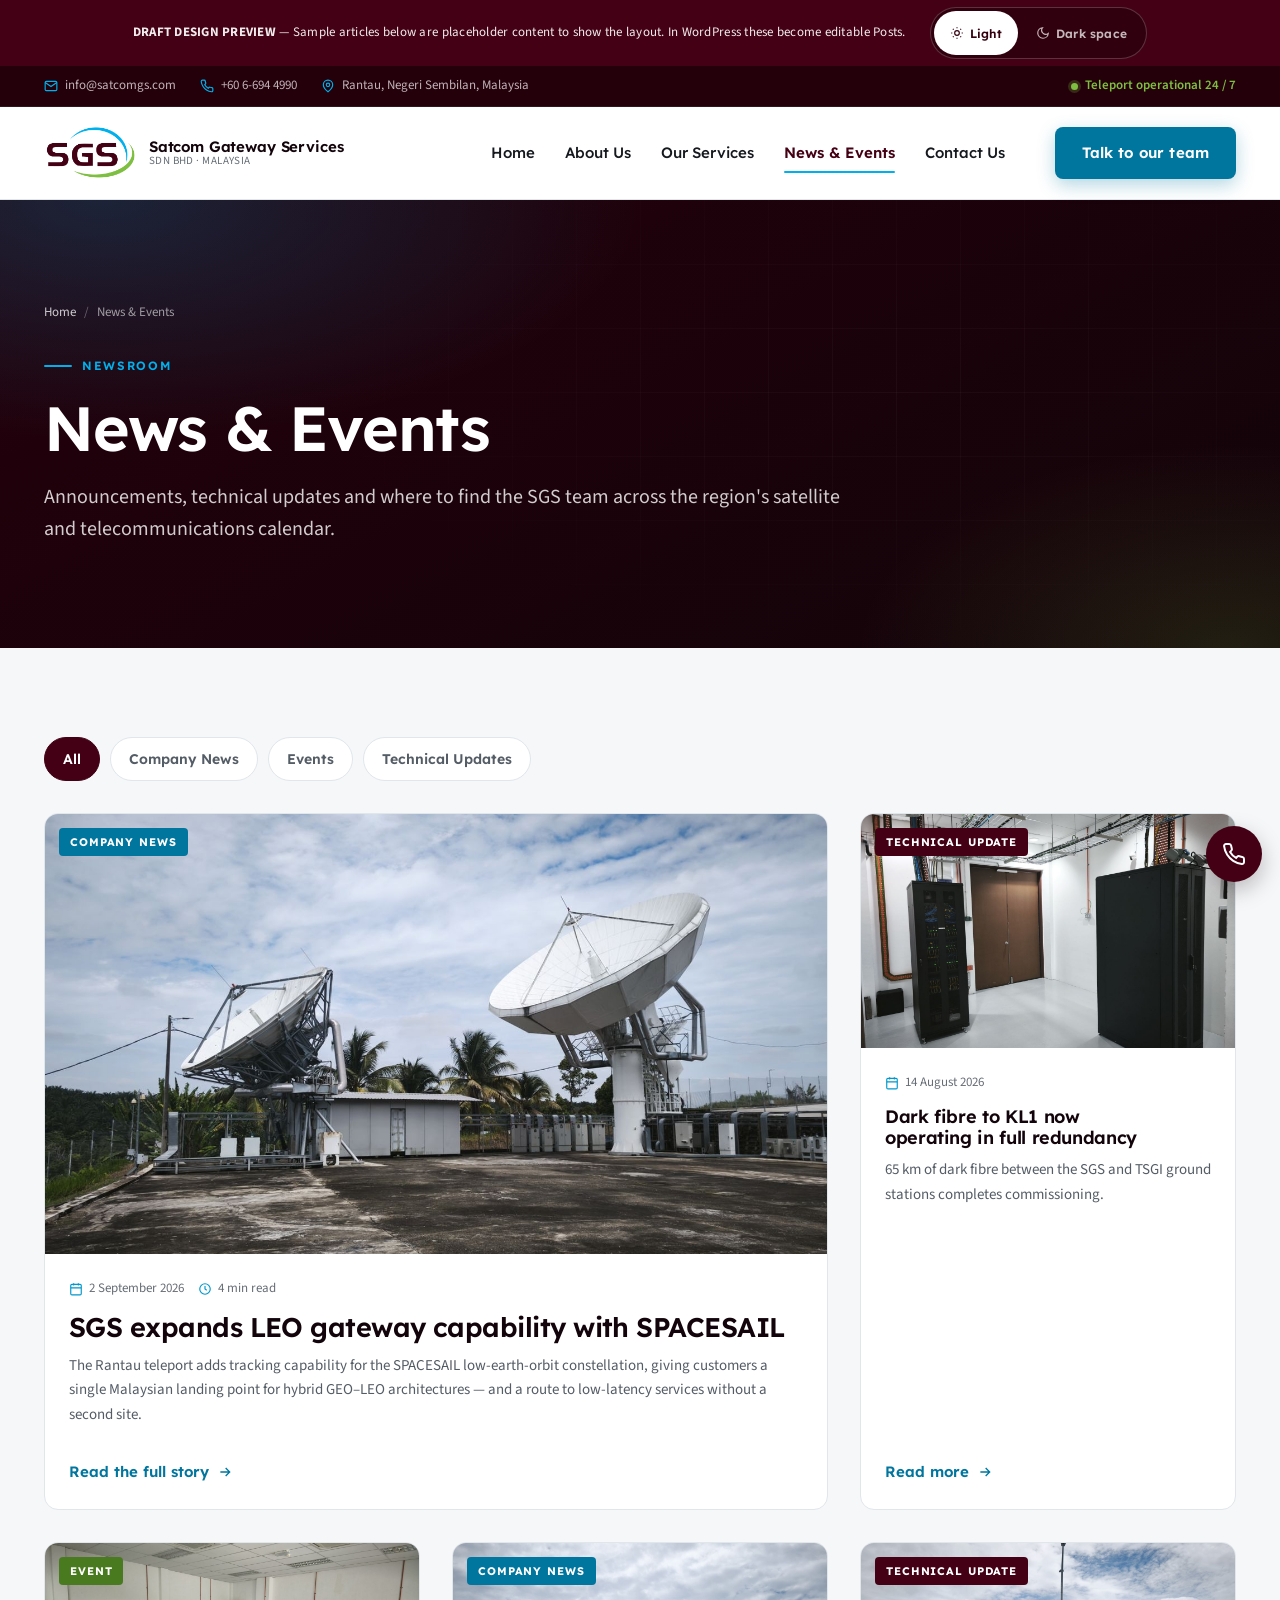
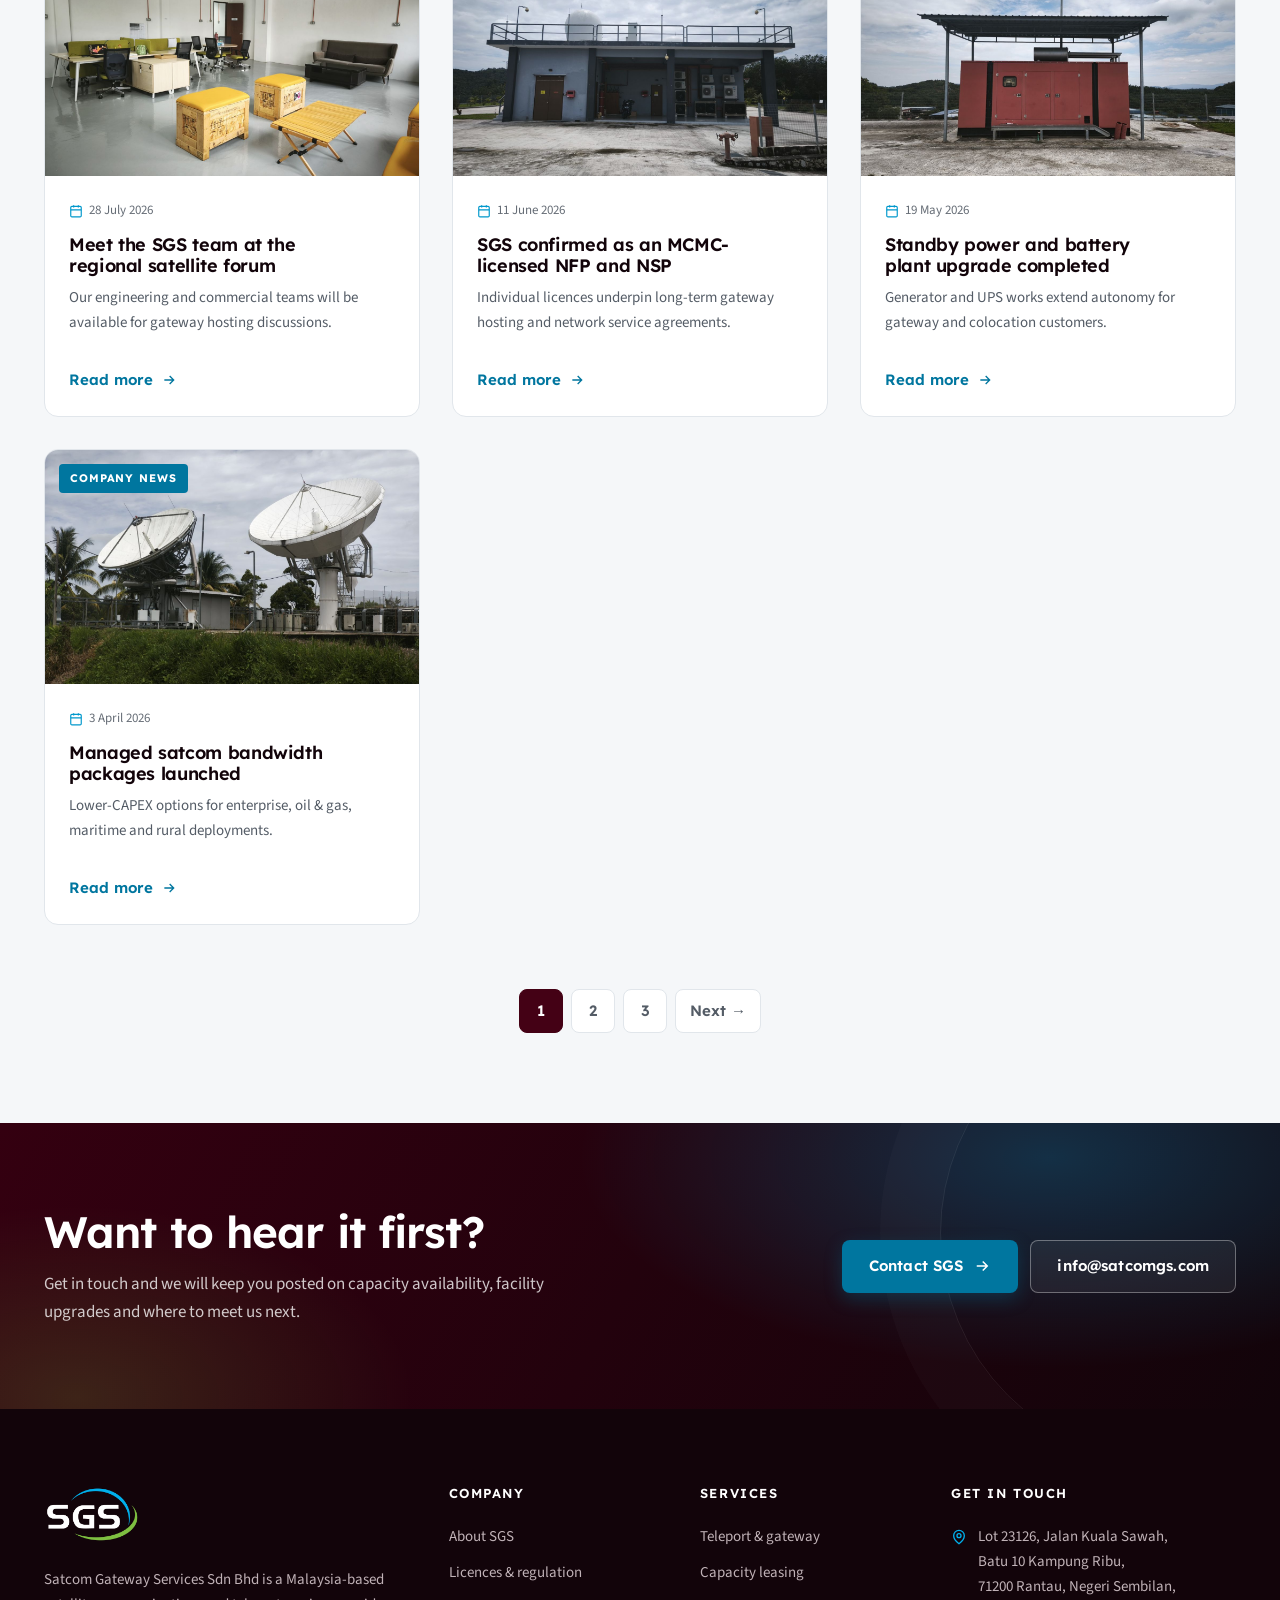
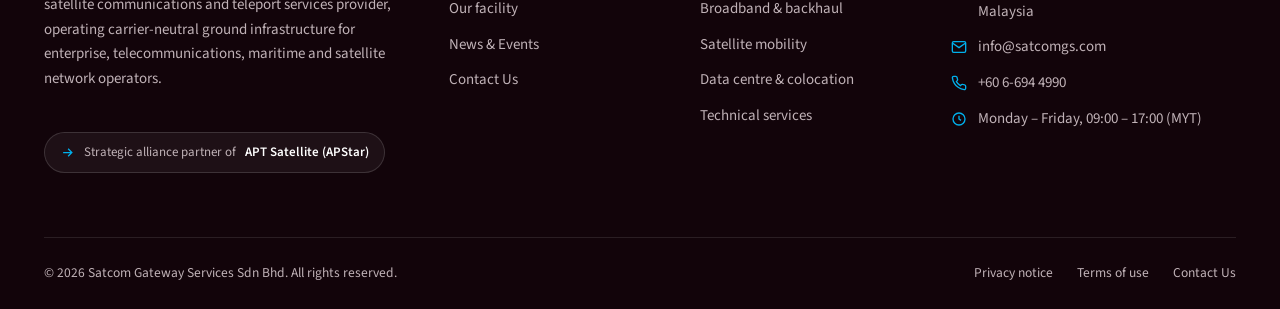
<file: news.html>
<!DOCTYPE html>
<html lang="en">
<head>
<meta charset="utf-8">
<meta name="viewport" content="width=device-width, initial-scale=1">
<title>News &amp; Events | SGS — Satcom Gateway Services Sdn Bhd</title>
<meta name="description" content="Announcements, technical updates and event appearances from Satcom Gateway Services Sdn Bhd — Malaysia's carrier-neutral satellite teleport in Rantau, Negeri Sembilan.">
<link rel="icon" href="assets/img/sgs-logo.png">
<link rel="preconnect" href="https://fonts.googleapis.com">
<link rel="preconnect" href="https://fonts.gstatic.com" crossorigin>
<link href="https://fonts.googleapis.com/css2?family=Lexend:wght@300;400;500;600;700&family=Source+Sans+3:wght@300;400;500;600;700&display=swap" rel="stylesheet">
<script>
/* Draft-only theme switch. Applied before paint so there is no flash of the
   wrong theme. Not part of the WordPress build. */
(function(){try{var t=localStorage.getItem('sgs-theme');
if(t==='dark'||t==='light'){document.documentElement.setAttribute('data-theme',t);}}catch(e){}})();
</script>
<link rel="stylesheet" href="assets/css/style.css">
</head>
<body>

<a class="skip-link" href="#main">Skip to main content</a>

<div class="preloader" id="preloader" aria-hidden="true">
  <div class="preloader__stage">
    <svg class="pl-sys" viewBox="0 0 320 320" aria-hidden="true">
      <g class="pl-sys__rot">
        <g class="pl-orbit" style="--tilt:-24deg;--i:0">
          <ellipse class="pl-orbit__path" cx="160" cy="160" rx="132" ry="46" pathLength="100"/>
          <ellipse class="pl-orbit__sat"  cx="160" cy="160" rx="132" ry="46" pathLength="100"/>
        </g>
        <g class="pl-orbit" style="--tilt:38deg;--i:1">
          <ellipse class="pl-orbit__path" cx="160" cy="160" rx="116" ry="58" pathLength="100"/>
          <ellipse class="pl-orbit__sat"  cx="160" cy="160" rx="116" ry="58" pathLength="100"/>
        </g>
        <g class="pl-orbit" style="--tilt:84deg;--i:2">
          <ellipse class="pl-orbit__path" cx="160" cy="160" rx="140" ry="36" pathLength="100"/>
          <ellipse class="pl-orbit__sat"  cx="160" cy="160" rx="140" ry="36" pathLength="100"/>
        </g>
      </g>
      <circle class="pl-wave" cx="160" cy="160" r="30"/>
      <circle class="pl-wave" cx="160" cy="160" r="30" style="animation-delay:2.2s"/>
    </svg>
    <img class="preloader__logo" src="assets/img/sgs-logo-light.png" alt="" width="693" height="418">
  </div>
  <div class="preloader__text">
    <span>Acquiring signal</span>
    <span>Establishing uplink</span>
    <span>Link established</span>
  </div>
  <div class="preloader__bar"></div>
</div>

<div class="draft-flag">
  <span class="draft-flag__text"><strong>DRAFT DESIGN PREVIEW</strong> — Sample articles below are placeholder content to show the layout. In WordPress these become editable Posts.</span>
  <span class="theme-switch" role="group" aria-label="Preview theme">
    <button class="theme-switch__btn" type="button" data-theme-set="light" aria-pressed="true"><svg viewBox="0 0 24 24" fill="none" stroke="currentColor" stroke-width="2" aria-hidden="true"><circle cx="12" cy="12" r="4"/><path d="M12 2v2M12 20v2M4.9 4.9l1.4 1.4M17.7 17.7l1.4 1.4M2 12h2M20 12h2M4.9 19.1l1.4-1.4M17.7 6.3l1.4-1.4"/></svg> Light</button>
    <button class="theme-switch__btn" type="button" data-theme-set="dark" aria-pressed="false"><svg viewBox="0 0 24 24" fill="none" stroke="currentColor" stroke-width="2" aria-hidden="true"><path d="M21 12.8A9 9 0 1 1 11.2 3a7 7 0 0 0 9.8 9.8Z"/></svg> Dark space</button>
  </span>
</div>

<div class="topbar">
  <div class="container topbar__inner">
    <ul class="topbar__list">
      <li>
        <svg viewBox="0 0 24 24" fill="none" stroke="currentColor" stroke-width="2" aria-hidden="true"><rect x="2" y="4" width="20" height="16" rx="2"/><path d="m22 6-10 7L2 6"/></svg>
        <a href="mailto:info@satcomgs.com">info@satcomgs.com</a>
      </li>
      <li>
        <svg viewBox="0 0 24 24" fill="none" stroke="currentColor" stroke-width="2" aria-hidden="true"><path d="M22 16.9v3a2 2 0 0 1-2.2 2 19.8 19.8 0 0 1-8.6-3.1 19.5 19.5 0 0 1-6-6A19.8 19.8 0 0 1 2.1 4.2 2 2 0 0 1 4.1 2h3a2 2 0 0 1 2 1.7c.1 1 .4 1.9.7 2.8a2 2 0 0 1-.5 2.1L8.1 9.9a16 16 0 0 0 6 6l1.3-1.3a2 2 0 0 1 2.1-.4c.9.3 1.8.6 2.8.7a2 2 0 0 1 1.7 2Z"/></svg>
        <a href="tel:+6066944990">+60 6-694 4990</a>
      </li>
      <li>
        <svg viewBox="0 0 24 24" fill="none" stroke="currentColor" stroke-width="2" aria-hidden="true"><path d="M20 10c0 6-8 12-8 12s-8-6-8-12a8 8 0 0 1 16 0Z"/><circle cx="12" cy="10" r="3"/></svg>
        Rantau, Negeri Sembilan, Malaysia
      </li>
    </ul>
    <span class="topbar__tag"><span class="topbar__dot"></span> Teleport operational 24 / 7</span>
  </div>
</div>

<header class="site-header">
  <div class="container site-header__inner">
    <a class="brand" href="index.html" aria-label="SGS — Satcom Gateway Services, home">
      <img class="brand__logo brand__logo--light" src="assets/img/sgs-logo.png" alt="SGS logo" width="693" height="418">
      <img class="brand__logo brand__logo--dark" src="assets/img/sgs-logo-light.png" alt="" aria-hidden="true" width="693" height="418">
      <span class="brand__text">
        <span class="brand__name">Satcom Gateway Services</span>
        <span class="brand__sub">Sdn Bhd · Malaysia</span>
      </span>
    </a>
    <button class="nav-toggle" type="button" aria-expanded="false" aria-controls="primary-nav" aria-label="Toggle navigation menu">
      <svg class="icon-open" viewBox="0 0 24 24" fill="none" stroke="currentColor" stroke-width="2" aria-hidden="true"><path d="M3 6h18M3 12h18M3 18h18"/></svg>
      <svg class="icon-close" viewBox="0 0 24 24" fill="none" stroke="currentColor" stroke-width="2" aria-hidden="true"><path d="M18 6 6 18M6 6l12 12"/></svg>
    </button>
    <nav class="nav" id="primary-nav" aria-label="Primary">
      <ul class="nav__list">
        <li><a class="nav__link" href="index.html">Home</a></li>
        <li><a class="nav__link" href="about.html">About Us</a></li>
        <li><a class="nav__link" href="services.html">Our Services</a></li>
        <li><a class="nav__link is-active" href="news.html" aria-current="page">News &amp; Events</a></li>
        <li><a class="nav__link" href="contact.html">Contact Us</a></li>
      </ul>
      <div class="nav__cta-mobile"><a class="btn btn--primary" href="contact.html">Talk to our team</a></div>
    </nav>
    <div class="header__cta"><a class="btn btn--primary" href="contact.html">Talk to our team</a></div>
  </div>
</header>

<main id="main">

  <section class="page-hero">
    <div class="container">
      <div class="page-hero__inner">
        <ol class="breadcrumb">
          <li><a href="index.html">Home</a></li>
          <li>News &amp; Events</li>
        </ol>
        <span class="eyebrow">Newsroom</span>
        <h1>News &amp; Events</h1>
        <p class="lead">
          Announcements, technical updates and where to find the SGS team across the region's
          satellite and telecommunications calendar.
        </p>
      </div>
    </div>
  </section>

  <section class="section">
    <div class="container">

      <!-- Category filter → Elementor Pro Loop Grid taxonomy filter -->
      <div class="filter-row" data-reveal>
        <button class="filter-chip" type="button" aria-pressed="true">All</button>
        <button class="filter-chip" type="button" aria-pressed="false">Company News</button>
        <button class="filter-chip" type="button" aria-pressed="false">Events</button>
        <button class="filter-chip" type="button" aria-pressed="false">Technical Updates</button>
      </div>

      <div class="post-grid">

        <!-- Featured post -->
        <article class="post-card post-card--feature" data-reveal>
          <div class="post-card__media">
            <span class="post-tag post-tag--news">Company News</span>
            <a href="news-article.html" aria-label="Read: SGS expands LEO gateway capability with SPACESAIL">
              <img src="assets/img/antenna-2.jpg" alt="Antennas at the SGS ground station in Rantau" loading="lazy" width="1400" height="1050">
            </a>
          </div>
          <div class="post-card__body">
            <div class="post-meta">
              <span>
                <svg viewBox="0 0 24 24" fill="none" stroke="currentColor" stroke-width="2" aria-hidden="true"><rect x="3" y="4" width="18" height="18" rx="2"/><path d="M16 2v4M8 2v4M3 10h18"/></svg>
                <time datetime="2026-09-02">2 September 2026</time>
              </span>
              <span>
                <svg viewBox="0 0 24 24" fill="none" stroke="currentColor" stroke-width="2" aria-hidden="true"><circle cx="12" cy="12" r="9"/><path d="M12 7v5l3 2"/></svg>
                4 min read
              </span>
            </div>
            <h3><a href="news-article.html">SGS expands LEO gateway capability with SPACESAIL</a></h3>
            <p>
              The Rantau teleport adds tracking capability for the SPACESAIL low-earth-orbit
              constellation, giving customers a single Malaysian landing point for hybrid GEO–LEO
              architectures — and a route to low-latency services without a second site.
            </p>
            <a class="link-arrow" href="news-article.html">
              Read the full story
              <svg viewBox="0 0 24 24" fill="none" stroke="currentColor" stroke-width="2" aria-hidden="true"><path d="M5 12h14M13 6l6 6-6 6"/></svg>
            </a>
          </div>
        </article>

        <article class="post-card" data-reveal data-reveal-delay="1">
          <div class="post-card__media">
            <span class="post-tag post-tag--tech">Technical Update</span>
            <a href="news-article.html" aria-label="Read: Second fibre path to KL1 now in full redundancy">
              <img src="assets/img/telco-room.jpg" alt="Telecommunications equipment room" loading="lazy" width="1400" height="1050">
            </a>
          </div>
          <div class="post-card__body">
            <div class="post-meta">
              <span>
                <svg viewBox="0 0 24 24" fill="none" stroke="currentColor" stroke-width="2" aria-hidden="true"><rect x="3" y="4" width="18" height="18" rx="2"/><path d="M16 2v4M8 2v4M3 10h18"/></svg>
                <time datetime="2026-08-14">14 August 2026</time>
              </span>
            </div>
            <h3><a href="news-article.html">Dark fibre to KL1 now operating in full redundancy</a></h3>
            <p>65&nbsp;km of dark fibre between the SGS and TSGI ground stations completes commissioning.</p>
            <a class="link-arrow" href="news-article.html">
              Read more
              <svg viewBox="0 0 24 24" fill="none" stroke="currentColor" stroke-width="2" aria-hidden="true"><path d="M5 12h14M13 6l6 6-6 6"/></svg>
            </a>
          </div>
        </article>

        <article class="post-card" data-reveal>
          <div class="post-card__media">
            <span class="post-tag post-tag--event">Event</span>
            <a href="news-article.html" aria-label="Read: Meet SGS at the regional satellite industry forum">
              <img src="assets/img/office-space.jpg" alt="SGS office and operations space" loading="lazy" width="1400" height="1050">
            </a>
          </div>
          <div class="post-card__body">
            <div class="post-meta">
              <span>
                <svg viewBox="0 0 24 24" fill="none" stroke="currentColor" stroke-width="2" aria-hidden="true"><rect x="3" y="4" width="18" height="18" rx="2"/><path d="M16 2v4M8 2v4M3 10h18"/></svg>
                <time datetime="2026-07-28">28 July 2026</time>
              </span>
            </div>
            <h3><a href="news-article.html">Meet the SGS team at the regional satellite forum</a></h3>
            <p>Our engineering and commercial teams will be available for gateway hosting discussions.</p>
            <a class="link-arrow" href="news-article.html">
              Read more
              <svg viewBox="0 0 24 24" fill="none" stroke="currentColor" stroke-width="2" aria-hidden="true"><path d="M5 12h14M13 6l6 6-6 6"/></svg>
            </a>
          </div>
        </article>

        <article class="post-card" data-reveal data-reveal-delay="1">
          <div class="post-card__media">
            <span class="post-tag post-tag--news">Company News</span>
            <a href="news-article.html" aria-label="Read: MCMC licences confirm SGS as NFP and NSP">
              <img src="assets/img/facility-3.jpg" alt="The SGS facility building" loading="lazy" width="1400" height="1050">
            </a>
          </div>
          <div class="post-card__body">
            <div class="post-meta">
              <span>
                <svg viewBox="0 0 24 24" fill="none" stroke="currentColor" stroke-width="2" aria-hidden="true"><rect x="3" y="4" width="18" height="18" rx="2"/><path d="M16 2v4M8 2v4M3 10h18"/></svg>
                <time datetime="2026-06-11">11 June 2026</time>
              </span>
            </div>
            <h3><a href="news-article.html">SGS confirmed as an MCMC-licensed NFP and NSP</a></h3>
            <p>Individual licences underpin long-term gateway hosting and network service agreements.</p>
            <a class="link-arrow" href="news-article.html">
              Read more
              <svg viewBox="0 0 24 24" fill="none" stroke="currentColor" stroke-width="2" aria-hidden="true"><path d="M5 12h14M13 6l6 6-6 6"/></svg>
            </a>
          </div>
        </article>

        <article class="post-card" data-reveal data-reveal-delay="2">
          <div class="post-card__media">
            <span class="post-tag post-tag--tech">Technical Update</span>
            <a href="news-article.html" aria-label="Read: Standby power plant upgrade completed">
              <img src="assets/img/generator.jpg" alt="Standby generator at the SGS facility" loading="lazy" width="1400" height="1050">
            </a>
          </div>
          <div class="post-card__body">
            <div class="post-meta">
              <span>
                <svg viewBox="0 0 24 24" fill="none" stroke="currentColor" stroke-width="2" aria-hidden="true"><rect x="3" y="4" width="18" height="18" rx="2"/><path d="M16 2v4M8 2v4M3 10h18"/></svg>
                <time datetime="2026-05-19">19 May 2026</time>
              </span>
            </div>
            <h3><a href="news-article.html">Standby power and battery plant upgrade completed</a></h3>
            <p>Generator and UPS works extend autonomy for gateway and colocation customers.</p>
            <a class="link-arrow" href="news-article.html">
              Read more
              <svg viewBox="0 0 24 24" fill="none" stroke="currentColor" stroke-width="2" aria-hidden="true"><path d="M5 12h14M13 6l6 6-6 6"/></svg>
            </a>
          </div>
        </article>

        <article class="post-card" data-reveal>
          <div class="post-card__media">
            <span class="post-tag post-tag--news">Company News</span>
            <a href="news-article.html" aria-label="Read: New managed satcom bandwidth packages">
              <img src="assets/img/antenna-1.jpg" alt="Two satellite antennas at the SGS teleport" loading="lazy" width="1400" height="1050">
            </a>
          </div>
          <div class="post-card__body">
            <div class="post-meta">
              <span>
                <svg viewBox="0 0 24 24" fill="none" stroke="currentColor" stroke-width="2" aria-hidden="true"><rect x="3" y="4" width="18" height="18" rx="2"/><path d="M16 2v4M8 2v4M3 10h18"/></svg>
                <time datetime="2026-04-03">3 April 2026</time>
              </span>
            </div>
            <h3><a href="news-article.html">Managed satcom bandwidth packages launched</a></h3>
            <p>Lower-CAPEX options for enterprise, oil &amp; gas, maritime and rural deployments.</p>
            <a class="link-arrow" href="news-article.html">
              Read more
              <svg viewBox="0 0 24 24" fill="none" stroke="currentColor" stroke-width="2" aria-hidden="true"><path d="M5 12h14M13 6l6 6-6 6"/></svg>
            </a>
          </div>
        </article>

      </div>

      <!-- Pagination → Elementor Pro Loop Grid pagination -->
      <nav class="pagination" aria-label="Pagination">
        <span class="is-current" aria-current="page">1</span>
        <a href="#">2</a>
        <a href="#">3</a>
        <a href="#" aria-label="Next page">Next →</a>
      </nav>

    </div>
  </section>

  <section class="cta-band">
    <div class="container cta-band__inner">
      <div>
        <h2>Want to hear it first?</h2>
        <p>Get in touch and we will keep you posted on capacity availability, facility upgrades and where to meet us next.</p>
      </div>
      <div class="btn-row">
        <a class="btn btn--primary" href="contact.html">
          Contact SGS
          <svg viewBox="0 0 24 24" fill="none" stroke="currentColor" stroke-width="2" aria-hidden="true"><path d="M5 12h14M13 6l6 6-6 6"/></svg>
        </a>
        <a class="btn btn--ghost-light" href="mailto:info@satcomgs.com">info@satcomgs.com</a>
      </div>
    </div>
  </section>

</main>

<footer class="site-footer">
  <div class="container">
    <div class="footer-grid">
      <div class="footer-brand">
        <img src="assets/img/sgs-logo-light.png" alt="SGS — Satcom Gateway Services" width="693" height="418">
        <p>
          Satcom Gateway Services Sdn Bhd is a Malaysia-based satellite communications and teleport
          services provider, operating carrier-neutral ground infrastructure for enterprise,
          telecommunications, maritime and satellite network operators.
        </p>
        <span class="footer-parent">
          <svg viewBox="0 0 24 24" width="15" height="15" fill="none" stroke="#00B0EC" stroke-width="2" aria-hidden="true"><path d="M5 12h14M13 6l6 6-6 6"/></svg>
          Strategic alliance partner of <strong>APT Satellite (APStar)</strong>
        </span>
      </div>
      <div>
        <h4>Company</h4>
        <ul>
          <li><a href="about.html">About SGS</a></li>
          <li><a href="about.html#licences">Licences &amp; regulation</a></li>
          <li><a href="about.html#facility">Our facility</a></li>
          <li><a href="news.html">News &amp; Events</a></li>
          <li><a href="contact.html">Contact Us</a></li>
        </ul>
      </div>
      <div>
        <h4>Services</h4>
        <ul>
          <li><a href="services.html#gateway">Teleport &amp; gateway</a></li>
          <li><a href="services.html#capacity">Capacity leasing</a></li>
          <li><a href="services.html#broadband">Broadband &amp; backhaul</a></li>
          <li><a href="services.html#mobility">Satellite mobility</a></li>
          <li><a href="services.html#datacentre">Data centre &amp; colocation</a></li>
          <li><a href="services.html#technical">Technical services</a></li>
        </ul>
      </div>
      <div>
        <h4>Get in touch</h4>
        <ul class="footer-contact">
          <li>
            <svg viewBox="0 0 24 24" fill="none" stroke="currentColor" stroke-width="2" aria-hidden="true"><path d="M20 10c0 6-8 12-8 12s-8-6-8-12a8 8 0 0 1 16 0Z"/><circle cx="12" cy="10" r="3"/></svg>
            <span>Lot 23126, Jalan Kuala Sawah,<br>Batu 10 Kampung Ribu,<br>71200 Rantau, Negeri Sembilan,<br>Malaysia</span>
          </li>
          <li>
            <svg viewBox="0 0 24 24" fill="none" stroke="currentColor" stroke-width="2" aria-hidden="true"><rect x="2" y="4" width="20" height="16" rx="2"/><path d="m22 6-10 7L2 6"/></svg>
            <a href="mailto:info@satcomgs.com">info@satcomgs.com</a>
          </li>
          <li>
            <svg viewBox="0 0 24 24" fill="none" stroke="currentColor" stroke-width="2" aria-hidden="true"><path d="M22 16.9v3a2 2 0 0 1-2.2 2 19.8 19.8 0 0 1-8.6-3.1 19.5 19.5 0 0 1-6-6A19.8 19.8 0 0 1 2.1 4.2 2 2 0 0 1 4.1 2h3a2 2 0 0 1 2 1.7c.1 1 .4 1.9.7 2.8a2 2 0 0 1-.5 2.1L8.1 9.9a16 16 0 0 0 6 6l1.3-1.3a2 2 0 0 1 2.1-.4c.9.3 1.8.6 2.8.7a2 2 0 0 1 1.7 2Z"/></svg>
            <a href="tel:+6066944990">+60 6-694 4990</a>
          </li>
          <li>
            <svg viewBox="0 0 24 24" fill="none" stroke="currentColor" stroke-width="2" aria-hidden="true"><circle cx="12" cy="12" r="9"/><path d="M12 7v5l3 2"/></svg>
            <span>Monday – Friday, 09:00 – 17:00 (MYT)</span>
          </li>
        </ul>
      </div>
    </div>
    <div class="footer-bottom">
      <span>© <span data-year>2026</span> Satcom Gateway Services Sdn Bhd. All rights reserved.</span>
      <ul>
        <li><a href="#">Privacy notice</a></li>
        <li><a href="#">Terms of use</a></li>
        <li><a href="contact.html">Contact Us</a></li>
      </ul>
    </div>
  </div>
</footer>

<div class="float-actions">
  <a class="float-btn float-btn--call" href="tel:+6066944990" aria-label="Call SGS">
    <svg viewBox="0 0 24 24" fill="none" stroke="currentColor" stroke-width="2" aria-hidden="true"><path d="M22 16.9v3a2 2 0 0 1-2.2 2 19.8 19.8 0 0 1-8.6-3.1 19.5 19.5 0 0 1-6-6A19.8 19.8 0 0 1 2.1 4.2 2 2 0 0 1 4.1 2h3a2 2 0 0 1 2 1.7c.1 1 .4 1.9.7 2.8a2 2 0 0 1-.5 2.1L8.1 9.9a16 16 0 0 0 6 6l1.3-1.3a2 2 0 0 1 2.1-.4c.9.3 1.8.6 2.8.7a2 2 0 0 1 1.7 2Z"/></svg>
  </a>
</div>

<script src="assets/js/main.js"></script>
</body>
</html>
</file>
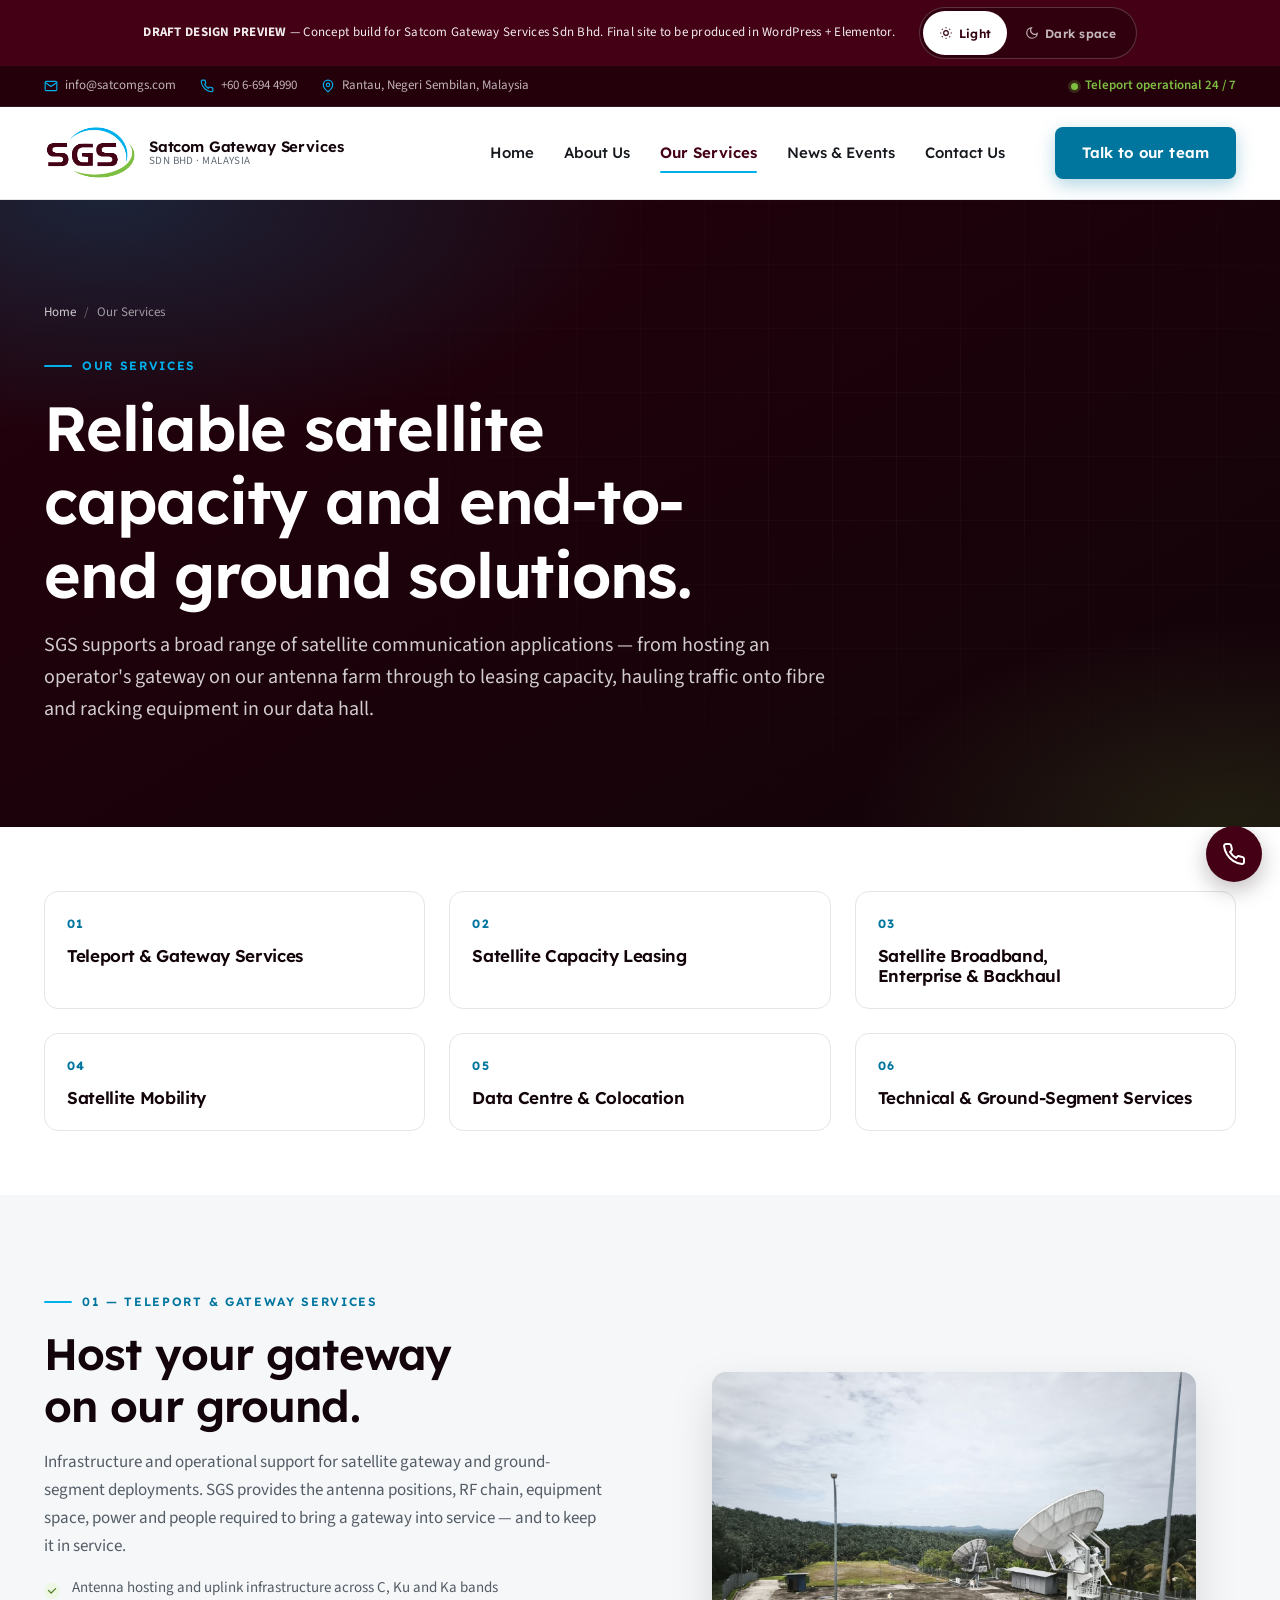
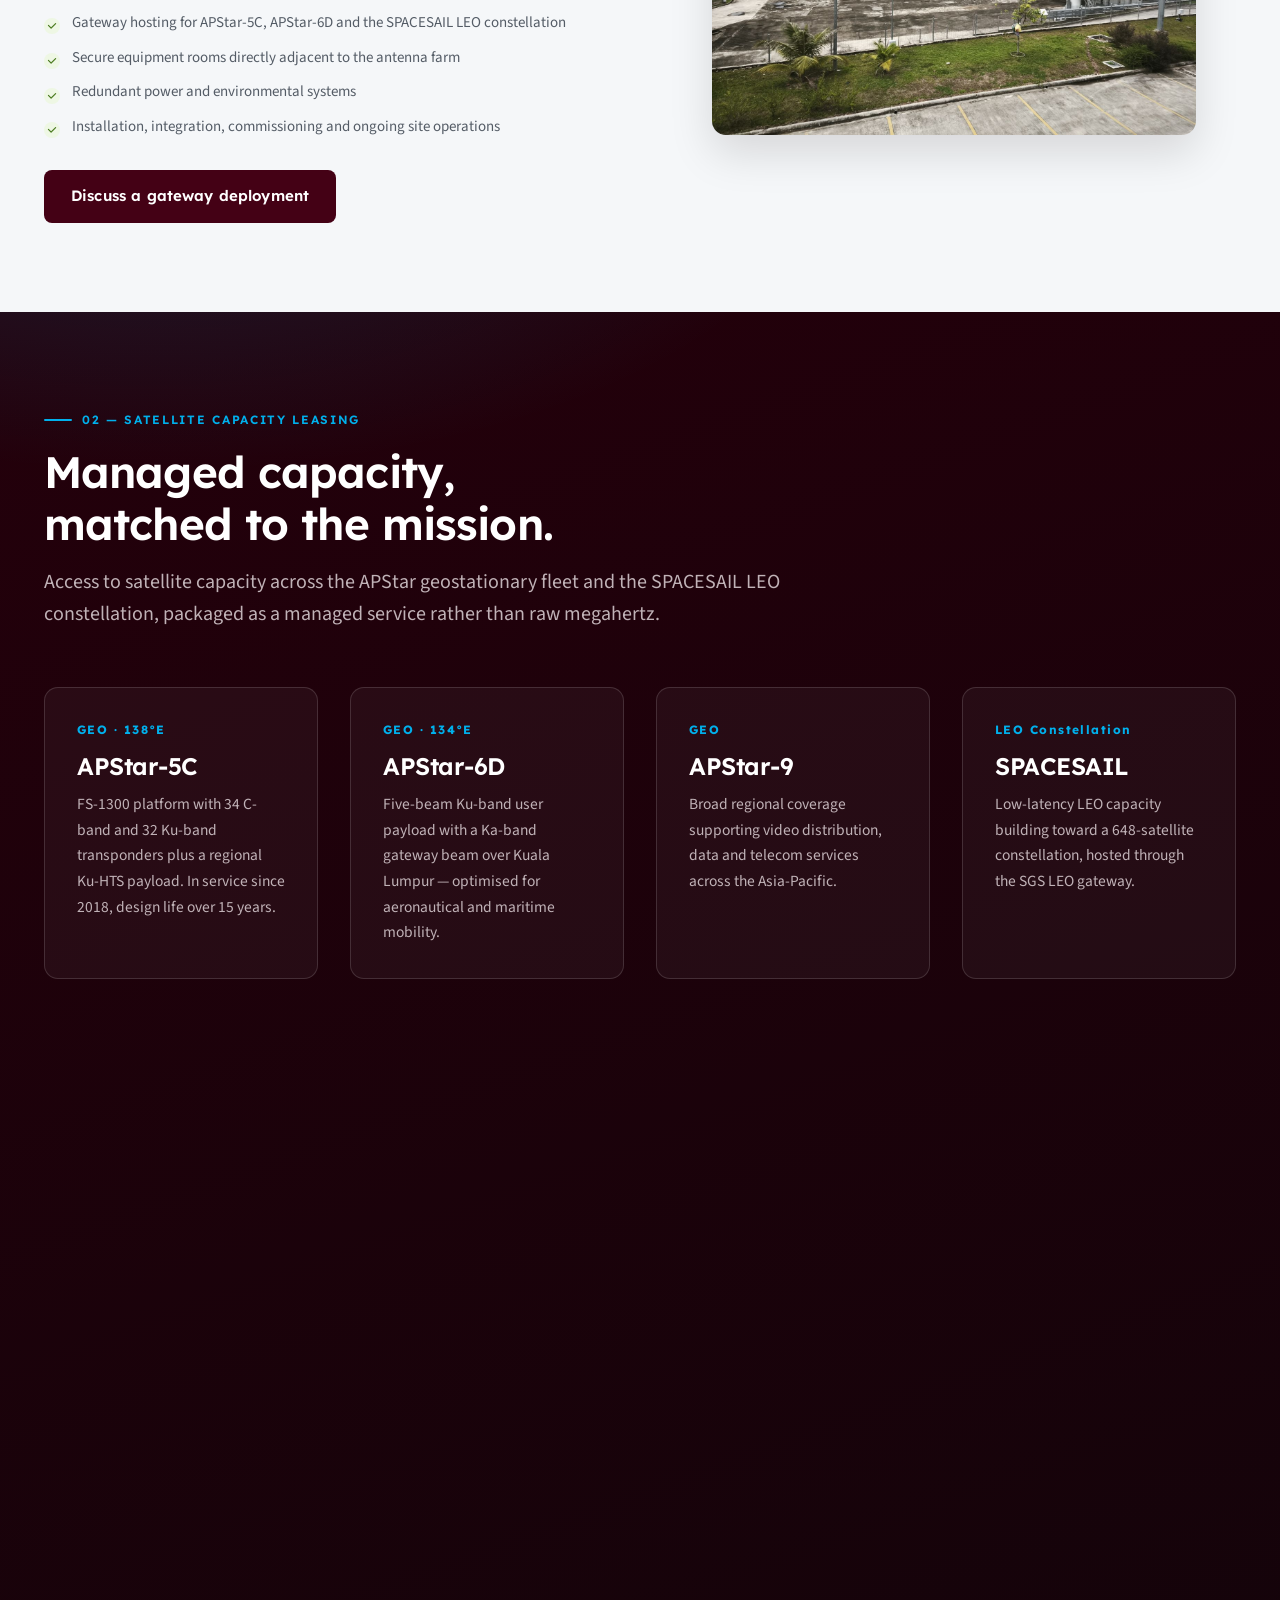
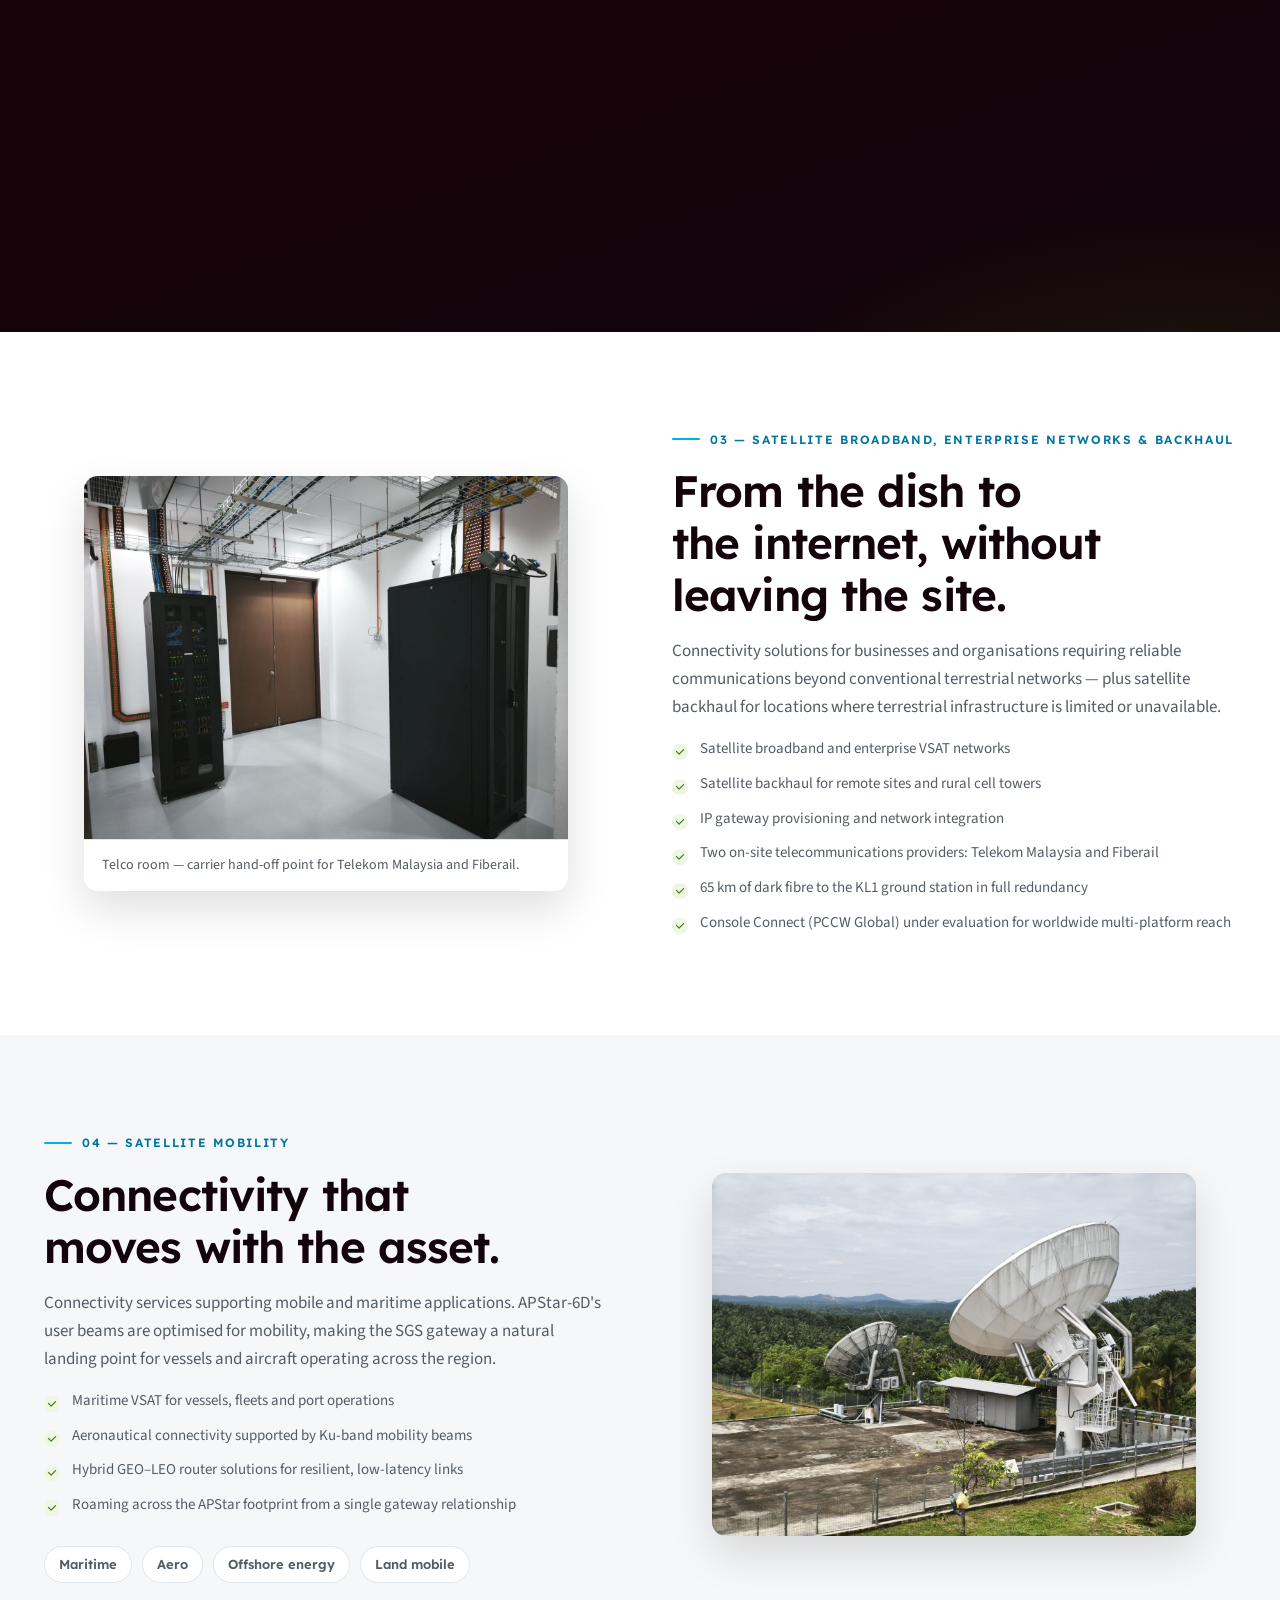
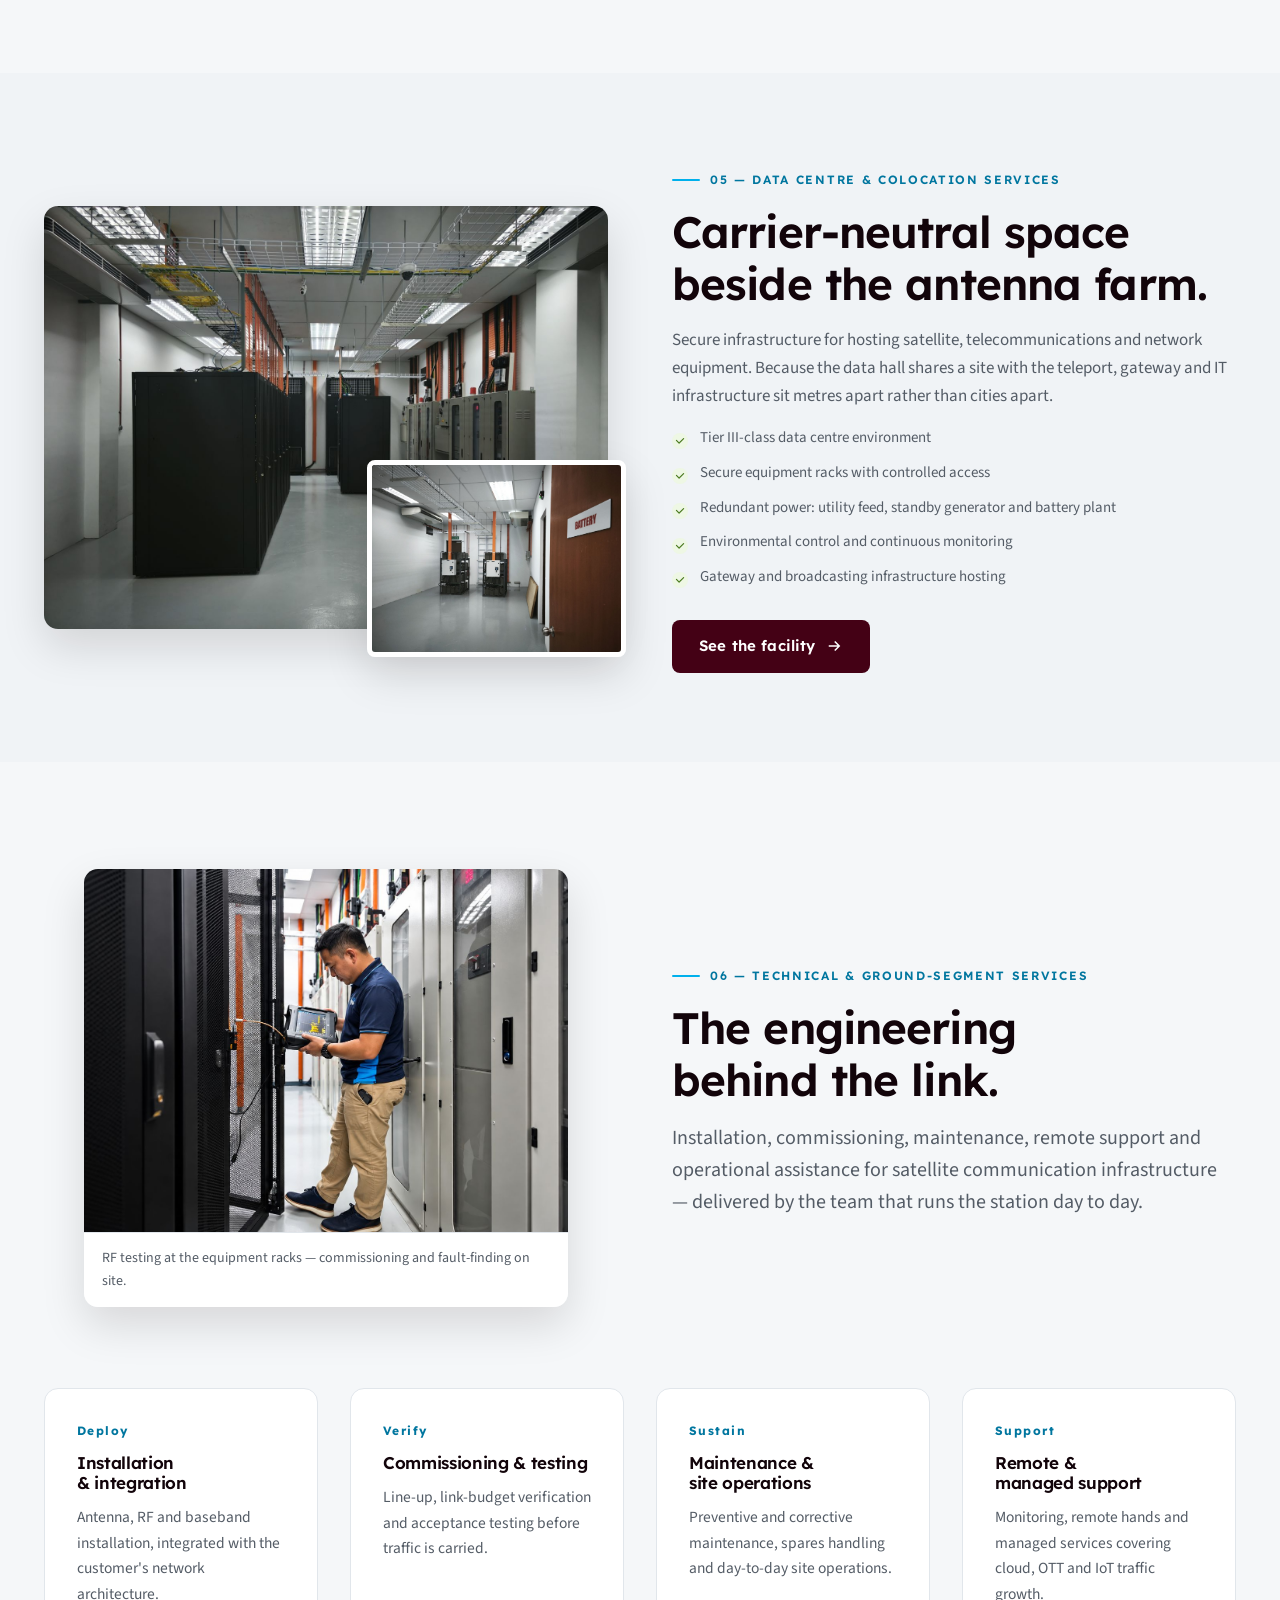
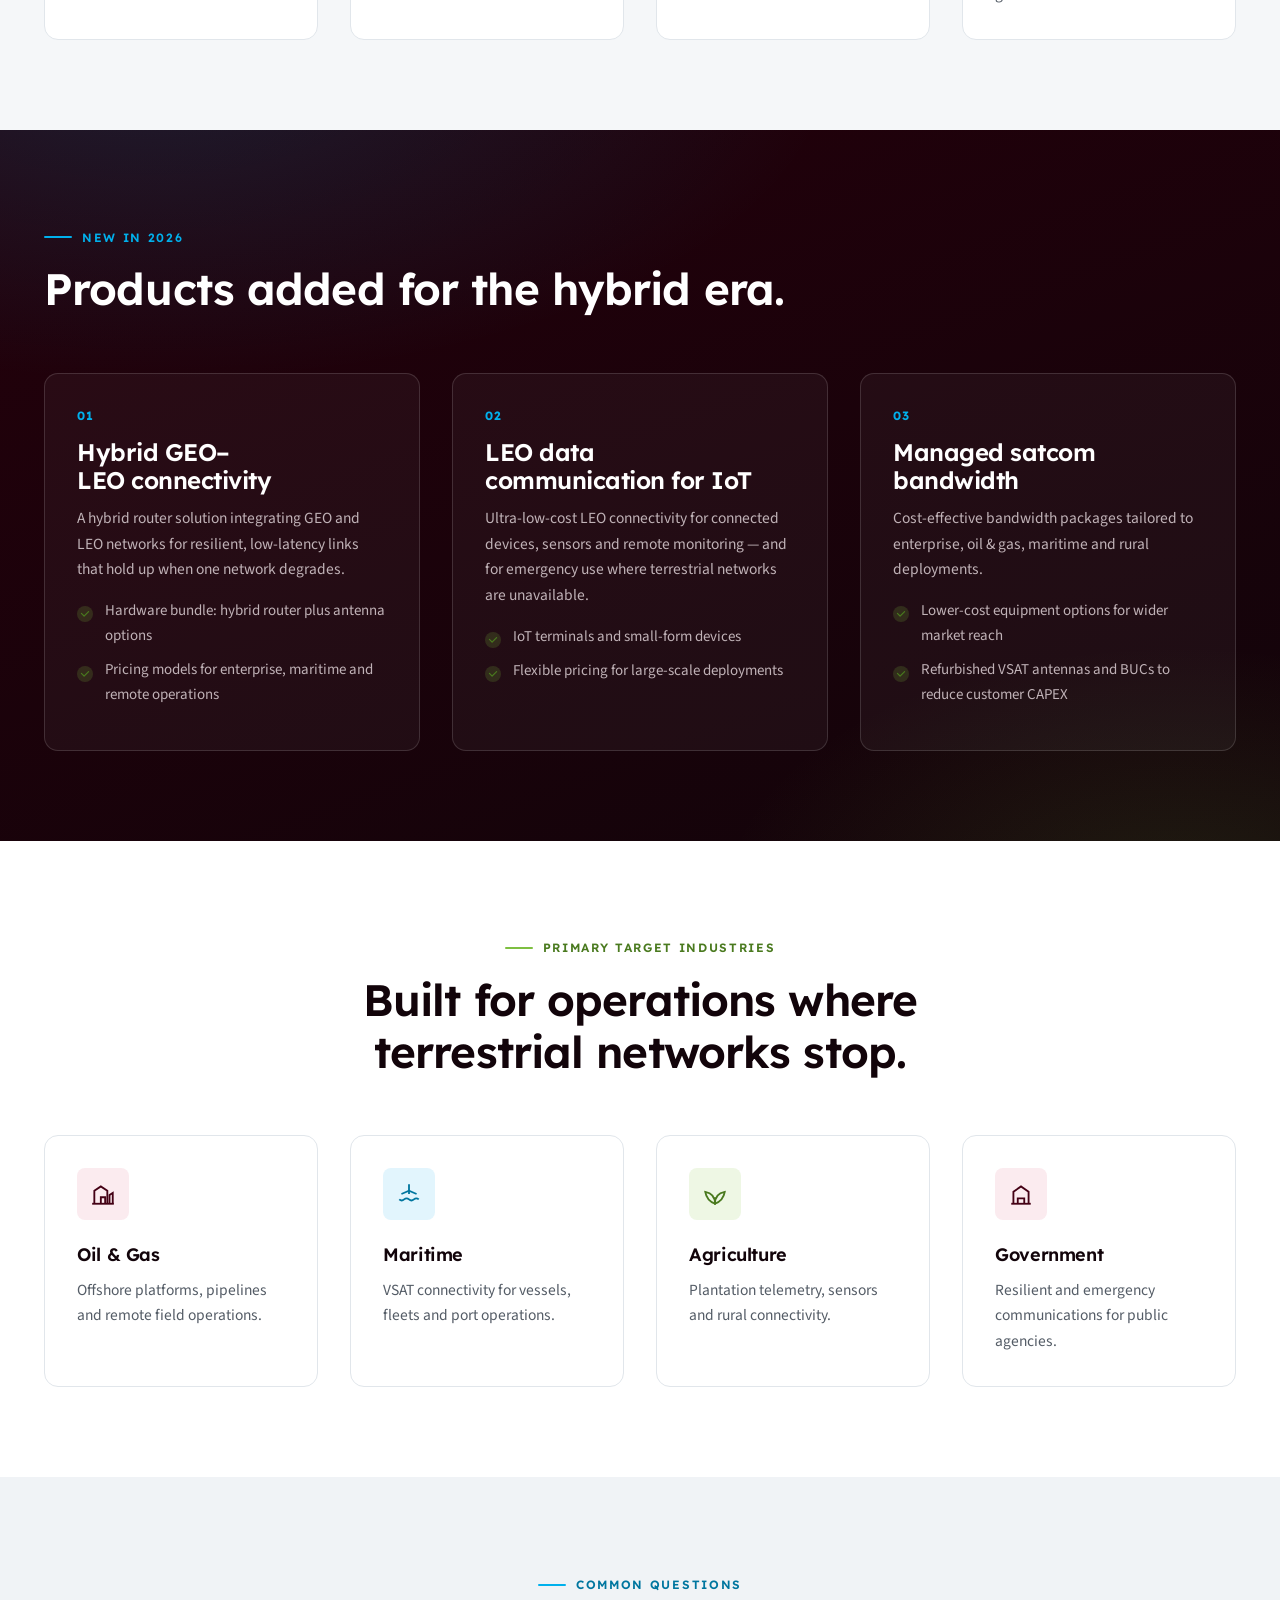
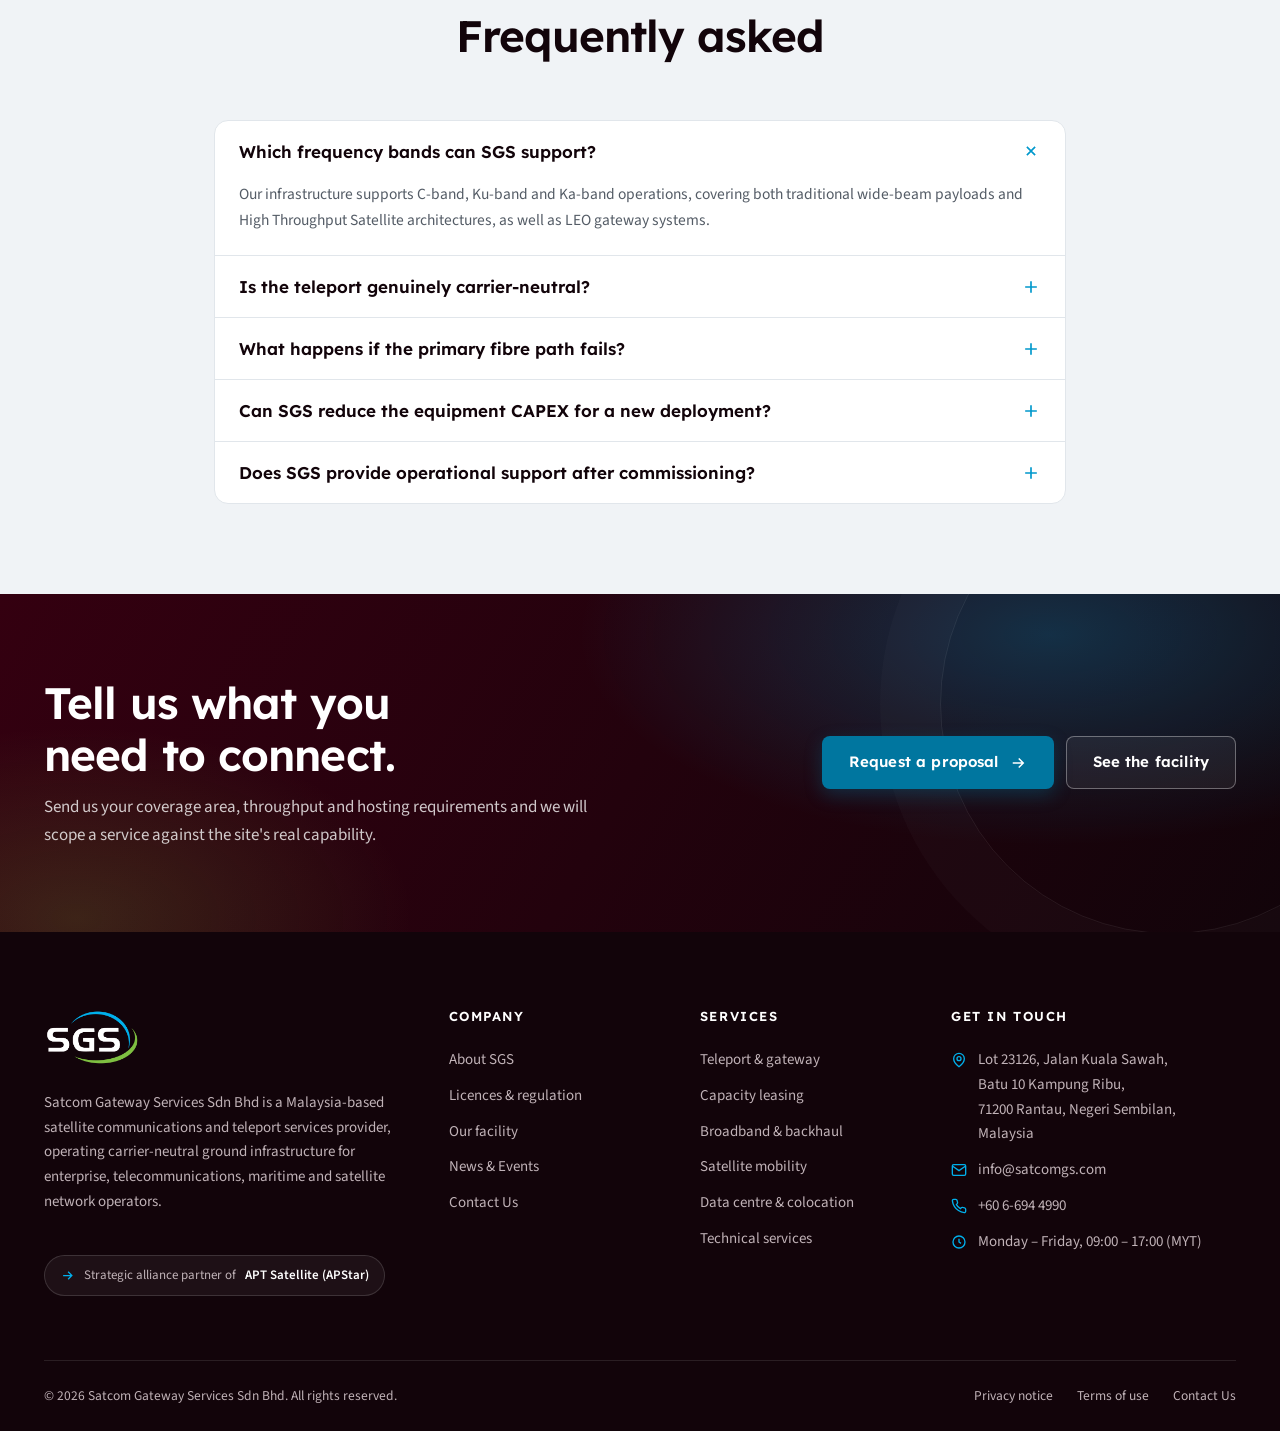
<file: services.html>
<!DOCTYPE html>
<html lang="en">
<head>
<meta charset="utf-8">
<meta name="viewport" content="width=device-width, initial-scale=1">
<title>Our Services | SGS — Satcom Gateway Services Sdn Bhd</title>
<meta name="description" content="Six service lines from SGS Malaysia: teleport and gateway services, satellite capacity leasing, satellite broadband and enterprise networks, satellite mobility, data centre and colocation, and technical ground-segment services.">
<link rel="icon" href="assets/img/sgs-logo.png">
<link rel="preconnect" href="https://fonts.googleapis.com">
<link rel="preconnect" href="https://fonts.gstatic.com" crossorigin>
<link href="https://fonts.googleapis.com/css2?family=Lexend:wght@300;400;500;600;700&family=Source+Sans+3:wght@300;400;500;600;700&display=swap" rel="stylesheet">
<script>
/* Draft-only theme switch. Applied before paint so there is no flash of the
   wrong theme. Not part of the WordPress build. */
(function(){try{var t=localStorage.getItem('sgs-theme');
if(t==='dark'||t==='light'){document.documentElement.setAttribute('data-theme',t);}}catch(e){}})();
</script>
<link rel="stylesheet" href="assets/css/style.css">
</head>
<body>

<a class="skip-link" href="#main">Skip to main content</a>

<div class="preloader" id="preloader" aria-hidden="true">
  <div class="preloader__stage">
    <svg class="pl-sys" viewBox="0 0 320 320" aria-hidden="true">
      <g class="pl-sys__rot">
        <g class="pl-orbit" style="--tilt:-24deg;--i:0">
          <ellipse class="pl-orbit__path" cx="160" cy="160" rx="132" ry="46" pathLength="100"/>
          <ellipse class="pl-orbit__sat"  cx="160" cy="160" rx="132" ry="46" pathLength="100"/>
        </g>
        <g class="pl-orbit" style="--tilt:38deg;--i:1">
          <ellipse class="pl-orbit__path" cx="160" cy="160" rx="116" ry="58" pathLength="100"/>
          <ellipse class="pl-orbit__sat"  cx="160" cy="160" rx="116" ry="58" pathLength="100"/>
        </g>
        <g class="pl-orbit" style="--tilt:84deg;--i:2">
          <ellipse class="pl-orbit__path" cx="160" cy="160" rx="140" ry="36" pathLength="100"/>
          <ellipse class="pl-orbit__sat"  cx="160" cy="160" rx="140" ry="36" pathLength="100"/>
        </g>
      </g>
      <circle class="pl-wave" cx="160" cy="160" r="30"/>
      <circle class="pl-wave" cx="160" cy="160" r="30" style="animation-delay:2.2s"/>
    </svg>
    <img class="preloader__logo" src="assets/img/sgs-logo-light.png" alt="" width="693" height="418">
  </div>
  <div class="preloader__text">
    <span>Acquiring signal</span>
    <span>Establishing uplink</span>
    <span>Link established</span>
  </div>
  <div class="preloader__bar"></div>
</div>

<div class="draft-flag">
  <span class="draft-flag__text"><strong>DRAFT DESIGN PREVIEW</strong> — Concept build for Satcom Gateway Services Sdn Bhd. Final site to be produced in WordPress + Elementor.</span>
  <span class="theme-switch" role="group" aria-label="Preview theme">
    <button class="theme-switch__btn" type="button" data-theme-set="light" aria-pressed="true"><svg viewBox="0 0 24 24" fill="none" stroke="currentColor" stroke-width="2" aria-hidden="true"><circle cx="12" cy="12" r="4"/><path d="M12 2v2M12 20v2M4.9 4.9l1.4 1.4M17.7 17.7l1.4 1.4M2 12h2M20 12h2M4.9 19.1l1.4-1.4M17.7 6.3l1.4-1.4"/></svg> Light</button>
    <button class="theme-switch__btn" type="button" data-theme-set="dark" aria-pressed="false"><svg viewBox="0 0 24 24" fill="none" stroke="currentColor" stroke-width="2" aria-hidden="true"><path d="M21 12.8A9 9 0 1 1 11.2 3a7 7 0 0 0 9.8 9.8Z"/></svg> Dark space</button>
  </span>
</div>

<div class="topbar">
  <div class="container topbar__inner">
    <ul class="topbar__list">
      <li>
        <svg viewBox="0 0 24 24" fill="none" stroke="currentColor" stroke-width="2" aria-hidden="true"><rect x="2" y="4" width="20" height="16" rx="2"/><path d="m22 6-10 7L2 6"/></svg>
        <a href="mailto:info@satcomgs.com">info@satcomgs.com</a>
      </li>
      <li>
        <svg viewBox="0 0 24 24" fill="none" stroke="currentColor" stroke-width="2" aria-hidden="true"><path d="M22 16.9v3a2 2 0 0 1-2.2 2 19.8 19.8 0 0 1-8.6-3.1 19.5 19.5 0 0 1-6-6A19.8 19.8 0 0 1 2.1 4.2 2 2 0 0 1 4.1 2h3a2 2 0 0 1 2 1.7c.1 1 .4 1.9.7 2.8a2 2 0 0 1-.5 2.1L8.1 9.9a16 16 0 0 0 6 6l1.3-1.3a2 2 0 0 1 2.1-.4c.9.3 1.8.6 2.8.7a2 2 0 0 1 1.7 2Z"/></svg>
        <a href="tel:+6066944990">+60 6-694 4990</a>
      </li>
      <li>
        <svg viewBox="0 0 24 24" fill="none" stroke="currentColor" stroke-width="2" aria-hidden="true"><path d="M20 10c0 6-8 12-8 12s-8-6-8-12a8 8 0 0 1 16 0Z"/><circle cx="12" cy="10" r="3"/></svg>
        Rantau, Negeri Sembilan, Malaysia
      </li>
    </ul>
    <span class="topbar__tag"><span class="topbar__dot"></span> Teleport operational 24 / 7</span>
  </div>
</div>

<header class="site-header">
  <div class="container site-header__inner">
    <a class="brand" href="index.html" aria-label="SGS — Satcom Gateway Services, home">
      <img class="brand__logo brand__logo--light" src="assets/img/sgs-logo.png" alt="SGS logo" width="693" height="418">
      <img class="brand__logo brand__logo--dark" src="assets/img/sgs-logo-light.png" alt="" aria-hidden="true" width="693" height="418">
      <span class="brand__text">
        <span class="brand__name">Satcom Gateway Services</span>
        <span class="brand__sub">Sdn Bhd · Malaysia</span>
      </span>
    </a>
    <button class="nav-toggle" type="button" aria-expanded="false" aria-controls="primary-nav" aria-label="Toggle navigation menu">
      <svg class="icon-open" viewBox="0 0 24 24" fill="none" stroke="currentColor" stroke-width="2" aria-hidden="true"><path d="M3 6h18M3 12h18M3 18h18"/></svg>
      <svg class="icon-close" viewBox="0 0 24 24" fill="none" stroke="currentColor" stroke-width="2" aria-hidden="true"><path d="M18 6 6 18M6 6l12 12"/></svg>
    </button>
    <nav class="nav" id="primary-nav" aria-label="Primary">
      <ul class="nav__list">
        <li><a class="nav__link" href="index.html">Home</a></li>
        <li><a class="nav__link" href="about.html">About Us</a></li>
        <li><a class="nav__link is-active" href="services.html" aria-current="page">Our Services</a></li>
        <li><a class="nav__link" href="news.html">News &amp; Events</a></li>
        <li><a class="nav__link" href="contact.html">Contact Us</a></li>
      </ul>
      <div class="nav__cta-mobile"><a class="btn btn--primary" href="contact.html">Talk to our team</a></div>
    </nav>
    <div class="header__cta"><a class="btn btn--primary" href="contact.html">Talk to our team</a></div>
  </div>
</header>

<main id="main">

  <section class="page-hero">
    <div class="container">
      <div class="page-hero__inner">
        <ol class="breadcrumb">
          <li><a href="index.html">Home</a></li>
          <li>Our Services</li>
        </ol>
        <span class="eyebrow">Our services</span>
        <h1>Reliable satellite capacity and end-to-end ground solutions.</h1>
        <p class="lead">
          SGS supports a broad range of satellite communication applications — from hosting an
          operator's gateway on our antenna farm through to leasing capacity, hauling traffic onto
          fibre and racking equipment in our data hall.
        </p>
      </div>
    </div>
  </section>

  <!-- ============ SERVICE INDEX ============ -->
  <section class="section section--tight section--light">
    <div class="container">
      <div class="grid grid--3" data-reveal>
        <a class="card card--link" href="#gateway" style="padding:22px">
          <div class="card__num">01</div>
          <h3 style="font-size:1.0625rem;margin-bottom:0">Teleport &amp; Gateway Services</h3>
        </a>
        <a class="card card--link" href="#capacity" style="padding:22px">
          <div class="card__num">02</div>
          <h3 style="font-size:1.0625rem;margin-bottom:0">Satellite Capacity Leasing</h3>
        </a>
        <a class="card card--link" href="#broadband" style="padding:22px">
          <div class="card__num">03</div>
          <h3 style="font-size:1.0625rem;margin-bottom:0">Satellite Broadband, Enterprise &amp; Backhaul</h3>
        </a>
        <a class="card card--link" href="#mobility" style="padding:22px">
          <div class="card__num">04</div>
          <h3 style="font-size:1.0625rem;margin-bottom:0">Satellite Mobility</h3>
        </a>
        <a class="card card--link" href="#datacentre" style="padding:22px">
          <div class="card__num">05</div>
          <h3 style="font-size:1.0625rem;margin-bottom:0">Data Centre &amp; Colocation</h3>
        </a>
        <a class="card card--link" href="#technical" style="padding:22px">
          <div class="card__num">06</div>
          <h3 style="font-size:1.0625rem;margin-bottom:0">Technical &amp; Ground-Segment Services</h3>
        </a>
      </div>
    </div>
  </section>

  <!-- ============ 01 TELEPORT & GATEWAY ============ -->
  <section class="section" id="gateway">
    <div class="container">
      <div class="split">
        <div data-reveal>
          <span class="eyebrow">01 — Teleport &amp; Gateway Services</span>
          <h2>Host your gateway on our ground.</h2>
          <p class="text-muted">
            Infrastructure and operational support for satellite gateway and ground-segment
            deployments. SGS provides the antenna positions, RF chain, equipment space, power and
            people required to bring a gateway into service — and to keep it in service.
          </p>
          <ul class="tick-list">
            <li>Antenna hosting and uplink infrastructure across C, Ku and Ka bands</li>
            <li>Gateway hosting for APStar-5C, APStar-6D and the SPACESAIL LEO constellation</li>
            <li>Secure equipment rooms directly adjacent to the antenna farm</li>
            <li>Redundant power and environmental systems</li>
            <li>Installation, integration, commissioning and ongoing site operations</li>
          </ul>
          <div class="btn-row" style="margin-top:30px">
            <a class="btn btn--maroon" href="contact.html">Discuss a gateway deployment</a>
          </div>
        </div>
        <div class="split__media" data-reveal data-reveal-delay="1">
          <figure class="figure">
            <img src="assets/img/antenna-3.jpg" alt="Satellite antenna on the SGS antenna farm at Rantau" loading="lazy" width="1400" height="1050">
          </figure>
        </div>
      </div>
    </div>
  </section>

  <!-- ============ 02 CAPACITY LEASING ============ -->
  <section class="section section--dark" id="capacity">
    <div class="container">
      <div class="section-head" data-reveal>
        <span class="eyebrow">02 — Satellite Capacity Leasing</span>
        <h2>Managed capacity, matched to the mission.</h2>
        <p class="lead">
          Access to satellite capacity across the APStar geostationary fleet and the SPACESAIL LEO
          constellation, packaged as a managed service rather than raw megahertz.
        </p>
      </div>

      <div class="grid grid--4 grid--gap-lg">
        <article class="card card--dark" data-reveal>
          <div class="card__num">GEO · 138°E</div>
          <h3>APStar-5C</h3>
          <p>FS-1300 platform with 34 C-band and 32 Ku-band transponders plus a regional Ku-HTS payload. In service since 2018, design life over 15 years.</p>
        </article>
        <article class="card card--dark" data-reveal data-reveal-delay="1">
          <div class="card__num">GEO · 134°E</div>
          <h3>APStar-6D</h3>
          <p>Five-beam Ku-band user payload with a Ka-band gateway beam over Kuala Lumpur — optimised for aeronautical and maritime mobility.</p>
        </article>
        <article class="card card--dark" data-reveal data-reveal-delay="2">
          <div class="card__num">GEO</div>
          <h3>APStar-9</h3>
          <p>Broad regional coverage supporting video distribution, data and telecom services across the Asia-Pacific.</p>
        </article>
        <article class="card card--dark" data-reveal data-reveal-delay="3">
          <div class="card__num">LEO Constellation</div>
          <h3>SPACESAIL</h3>
          <p>Low-latency LEO capacity building toward a 648-satellite constellation, hosted through the SGS LEO gateway.</p>
        </article>
      </div>

      <div class="table-wrap" style="margin-top:44px;background:rgba(255,255,255,.045);border-color:rgba(255,255,255,.14)" data-reveal>
        <table class="data-table">
          <thead>
            <tr>
              <th scope="col">Business model</th>
              <th scope="col">What SGS provides</th>
              <th scope="col">Typical customer</th>
            </tr>
          </thead>
          <tbody>
            <tr>
              <td>Gateway hosting</td>
              <td>Antenna position, RF chain, equipment space, power, site operations</td>
              <td>Satellite operators and constellation programmes</td>
            </tr>
            <tr>
              <td>Capacity leasing</td>
              <td>GEO and LEO space segment, managed and monitored</td>
              <td>Service providers, ISPs, enterprise networks</td>
            </tr>
            <tr>
              <td>End-to-end managed service</td>
              <td>Space segment plus teleport, backhaul, IP and terminals</td>
              <td>Enterprises without in-house satcom engineering</td>
            </tr>
            <tr>
              <td>Colocation only</td>
              <td>Carrier-neutral rack space, power and interconnection</td>
              <td>Carriers, broadcasters, network operators</td>
            </tr>
          </tbody>
        </table>
      </div>
      <div class="grid grid--2 grid--gap-lg" style="margin-top:44px" data-reveal>
        <figure class="figure">
          <span class="figure-badge">LEO gateway</span>
          <img src="assets/img/spacesail-radome.jpg" alt="The SPACESAIL LEO radome on the roof of the SGS facility" loading="lazy" width="1400" height="933">
          <figcaption>The SPACESAIL LEO radome on the facility roof at Rantau.</figcaption>
        </figure>
        <figure class="figure">
          <img src="assets/img/spectrum-analyzer.jpg" alt="A spectrum analyser showing an RF trace at the SGS facility" loading="lazy" width="1400" height="933">
          <figcaption>Spectrum analysis &mdash; carrier monitoring and link verification on site.</figcaption>
        </figure>
      </div>

    </div>
  </section>

  <!-- ============ 03 BROADBAND / ENTERPRISE / BACKHAUL ============ -->
  <section class="section section--light" id="broadband">
    <div class="container">
      <div class="split split--media-first">
        <div class="split__media" data-reveal>
          <figure class="figure">
            <img src="assets/img/telco-room.jpg" alt="Telecommunications room at the SGS facility" loading="lazy" width="1400" height="1050">
            <figcaption>Telco room — carrier hand-off point for Telekom Malaysia and Fiberail.</figcaption>
          </figure>
        </div>
        <div data-reveal data-reveal-delay="1">
          <span class="eyebrow">03 — Satellite Broadband, Enterprise Networks &amp; Backhaul</span>
          <h2>From the dish to the internet, without leaving the site.</h2>
          <p class="text-muted">
            Connectivity solutions for businesses and organisations requiring reliable communications
            beyond conventional terrestrial networks — plus satellite backhaul for locations where
            terrestrial infrastructure is limited or unavailable.
          </p>
          <ul class="tick-list">
            <li>Satellite broadband and enterprise VSAT networks</li>
            <li>Satellite backhaul for remote sites and rural cell towers</li>
            <li>IP gateway provisioning and network integration</li>
            <li>Two on-site telecommunications providers: Telekom Malaysia and Fiberail</li>
            <li>65&nbsp;km of dark fibre to the KL1 ground station in full redundancy</li>
            <li>Console Connect (PCCW Global) under evaluation for worldwide multi-platform reach</li>
          </ul>
        </div>
      </div>
    </div>
  </section>

  <!-- ============ 04 MOBILITY ============ -->
  <section class="section" id="mobility">
    <div class="container">
      <div class="split">
        <div data-reveal>
          <span class="eyebrow">04 — Satellite Mobility</span>
          <h2>Connectivity that moves with the asset.</h2>
          <p class="text-muted">
            Connectivity services supporting mobile and maritime applications. APStar-6D's user beams
            are optimised for mobility, making the SGS gateway a natural landing point for vessels and
            aircraft operating across the region.
          </p>
          <ul class="tick-list">
            <li>Maritime VSAT for vessels, fleets and port operations</li>
            <li>Aeronautical connectivity supported by Ku-band mobility beams</li>
            <li>Hybrid GEO–LEO router solutions for resilient, low-latency links</li>
            <li>Roaming across the APStar footprint from a single gateway relationship</li>
          </ul>
          <div class="pill-row" style="margin-top:28px">
            <span class="pill">Maritime</span>
            <span class="pill">Aero</span>
            <span class="pill">Offshore energy</span>
            <span class="pill">Land mobile</span>
          </div>
        </div>
        <div class="split__media" data-reveal data-reveal-delay="1">
          <figure class="figure">
            <img src="assets/img/antenna-4.jpg" alt="Tracking antenna at the SGS ground station" loading="lazy" width="1400" height="1050">
          </figure>
        </div>
      </div>
    </div>
  </section>

  <!-- ============ 05 DATA CENTRE ============ -->
  <section class="section section--tint" id="datacentre">
    <div class="container">
      <div class="split split--media-first">
        <div class="split__media" data-reveal>
          <div class="media-stack">
            <div class="media-stack__main">
              <img src="assets/img/server-room-1.jpg" alt="Server room at the SGS data centre" loading="lazy" width="1400" height="1050">
            </div>
            <div class="media-stack__float">
              <img src="assets/img/battery-room.jpg" alt="Battery room supporting redundant power" loading="lazy" width="1400" height="1050">
            </div>
          </div>
        </div>
        <div data-reveal data-reveal-delay="1">
          <span class="eyebrow">05 — Data Centre &amp; Colocation Services</span>
          <h2>Carrier-neutral space beside the antenna farm.</h2>
          <p class="text-muted">
            Secure infrastructure for hosting satellite, telecommunications and network equipment.
            Because the data hall shares a site with the teleport, gateway and IT infrastructure sit
            metres apart rather than cities apart.
          </p>
          <ul class="tick-list">
            <li>Tier III-class data centre environment</li>
            <li>Secure equipment racks with controlled access</li>
            <li>Redundant power: utility feed, standby generator and battery plant</li>
            <li>Environmental control and continuous monitoring</li>
            <li>Gateway and broadcasting infrastructure hosting</li>
          </ul>
          <div class="btn-row" style="margin-top:30px">
            <a class="btn btn--maroon" href="about.html#facility">
              See the facility
              <svg viewBox="0 0 24 24" fill="none" stroke="currentColor" stroke-width="2" aria-hidden="true"><path d="M5 12h14M13 6l6 6-6 6"/></svg>
            </a>
          </div>
        </div>
      </div>
    </div>
  </section>

  <!-- ============ 06 TECHNICAL ============ -->
  <section class="section" id="technical">
    <div class="container">
      <div class="split" style="margin-bottom:clamp(40px,5vw,64px)">
        <div class="split__media" data-reveal>
          <figure class="figure">
            <img src="assets/img/rf-engineer.jpg" alt="An SGS engineer testing equipment with a handheld analyser at the racks" loading="lazy" width="1400" height="933">
            <figcaption>RF testing at the equipment racks &mdash; commissioning and fault-finding on site.</figcaption>
          </figure>
        </div>
        <div data-reveal data-reveal-delay="1">
        <span class="eyebrow">06 — Technical &amp; Ground-Segment Services</span>
        <h2>The engineering behind the link.</h2>
        <p class="lead">
          Installation, commissioning, maintenance, remote support and operational assistance for
          satellite communication infrastructure — delivered by the team that runs the station day
          to day.
        </p>
      </div>
      </div>
      <div class="grid grid--4 grid--gap-lg">
        <article class="card" data-reveal>
          <div class="card__num">Deploy</div>
          <h3 style="font-size:1.0625rem">Installation &amp; integration</h3>
          <p>Antenna, RF and baseband installation, integrated with the customer's network architecture.</p>
        </article>
        <article class="card" data-reveal data-reveal-delay="1">
          <div class="card__num">Verify</div>
          <h3 style="font-size:1.0625rem">Commissioning &amp; testing</h3>
          <p>Line-up, link-budget verification and acceptance testing before traffic is carried.</p>
        </article>
        <article class="card" data-reveal data-reveal-delay="2">
          <div class="card__num">Sustain</div>
          <h3 style="font-size:1.0625rem">Maintenance &amp; site operations</h3>
          <p>Preventive and corrective maintenance, spares handling and day-to-day site operations.</p>
        </article>
        <article class="card" data-reveal data-reveal-delay="3">
          <div class="card__num">Support</div>
          <h3 style="font-size:1.0625rem">Remote &amp; managed support</h3>
          <p>Monitoring, remote hands and managed services covering cloud, OTT and IoT traffic growth.</p>
        </article>
      </div>
    </div>
  </section>

  <!-- ============ NEW PRODUCTS ============ -->
  <section class="section section--dark">
    <div class="container">
      <div class="section-head" data-reveal>
        <span class="eyebrow">New in 2026</span>
        <h2>Products added for the hybrid era.</h2>
      </div>

      <div class="grid grid--3 grid--gap-lg">
        <article class="card card--dark" data-reveal>
          <div class="card__num">01</div>
          <h3>Hybrid GEO–LEO connectivity</h3>
          <p>A hybrid router solution integrating GEO and LEO networks for resilient, low-latency links that hold up when one network degrades.</p>
          <ul class="tick-list">
            <li>Hardware bundle: hybrid router plus antenna options</li>
            <li>Pricing models for enterprise, maritime and remote operations</li>
          </ul>
        </article>
        <article class="card card--dark" data-reveal data-reveal-delay="1">
          <div class="card__num">02</div>
          <h3>LEO data communication for IoT</h3>
          <p>Ultra-low-cost LEO connectivity for connected devices, sensors and remote monitoring — and for emergency use where terrestrial networks are unavailable.</p>
          <ul class="tick-list">
            <li>IoT terminals and small-form devices</li>
            <li>Flexible pricing for large-scale deployments</li>
          </ul>
        </article>
        <article class="card card--dark" data-reveal data-reveal-delay="2">
          <div class="card__num">03</div>
          <h3>Managed satcom bandwidth</h3>
          <p>Cost-effective bandwidth packages tailored to enterprise, oil &amp; gas, maritime and rural deployments.</p>
          <ul class="tick-list">
            <li>Lower-cost equipment options for wider market reach</li>
            <li>Refurbished VSAT antennas and BUCs to reduce customer CAPEX</li>
          </ul>
        </article>
      </div>
    </div>
  </section>

  <!-- ============ INDUSTRIES ============ -->
  <section class="section section--light">
    <div class="container">
      <div class="section-head section-head--center" data-reveal>
        <span class="eyebrow eyebrow--green">Primary target industries</span>
        <h2>Built for operations where terrestrial networks stop.</h2>
      </div>
      <div class="grid grid--4 grid--gap-lg">
        <article class="card" data-reveal>
          <span class="card__icon card__icon--maroon">
            <svg viewBox="0 0 24 24" fill="none" stroke="currentColor" stroke-width="1.7" aria-hidden="true"><path d="M4 21V9l6-4 6 4v12"/><path d="M10 21v-6h4v6"/><path d="M18 21V13l3-2v10"/><path d="M2 21h20"/></svg>
          </span>
          <h3 style="font-size:1.125rem">Oil &amp; Gas</h3>
          <p>Offshore platforms, pipelines and remote field operations.</p>
        </article>
        <article class="card" data-reveal data-reveal-delay="1">
          <span class="card__icon">
            <svg viewBox="0 0 24 24" fill="none" stroke="currentColor" stroke-width="1.7" aria-hidden="true"><path d="M3 17c1.5 1.3 3 1.3 4.5 0s3-1.3 4.5 0 3 1.3 4.5 0 3-1.3 4.5 0"/><path d="M12 3v9"/><path d="m5 12 7-3 7 3"/></svg>
          </span>
          <h3 style="font-size:1.125rem">Maritime</h3>
          <p>VSAT connectivity for vessels, fleets and port operations.</p>
        </article>
        <article class="card" data-reveal data-reveal-delay="2">
          <span class="card__icon card__icon--green">
            <svg viewBox="0 0 24 24" fill="none" stroke="currentColor" stroke-width="1.7" aria-hidden="true"><path d="M12 21c0-6 3-10 9-11-1 6-4 9-9 11Z"/><path d="M12 21c0-6-3-10-9-11 1 6 4 9 9 11Z"/><path d="M12 21v-6"/></svg>
          </span>
          <h3 style="font-size:1.125rem">Agriculture</h3>
          <p>Plantation telemetry, sensors and rural connectivity.</p>
        </article>
        <article class="card" data-reveal data-reveal-delay="3">
          <span class="card__icon card__icon--maroon">
            <svg viewBox="0 0 24 24" fill="none" stroke="currentColor" stroke-width="1.7" aria-hidden="true"><path d="M3 21h18"/><path d="M5 21V10l7-5 7 5v11"/><path d="M9 21v-5h6v5"/></svg>
          </span>
          <h3 style="font-size:1.125rem">Government</h3>
          <p>Resilient and emergency communications for public agencies.</p>
        </article>
      </div>
    </div>
  </section>

  <!-- ============ FAQ ============ -->
  <section class="section section--tint">
    <div class="container container--narrow">
      <div class="section-head section-head--center" data-reveal>
        <span class="eyebrow">Common questions</span>
        <h2>Frequently asked</h2>
      </div>

      <div class="accordion" data-reveal>
        <div class="accordion__item">
          <h3 style="margin:0">
            <button class="accordion__trigger" type="button" aria-expanded="true" aria-controls="faq-1" id="faq-btn-1">
              Which frequency bands can SGS support?
              <svg viewBox="0 0 24 24" fill="none" stroke="currentColor" stroke-width="2" aria-hidden="true"><path d="M12 5v14M5 12h14"/></svg>
            </button>
          </h3>
          <div class="accordion__panel" id="faq-1" data-open="true" role="region" aria-labelledby="faq-btn-1">
            <div><div class="accordion__body">
              Our infrastructure supports C-band, Ku-band and Ka-band operations, covering both
              traditional wide-beam payloads and High Throughput Satellite architectures, as well as
              LEO gateway systems.
            </div></div>
          </div>
        </div>

        <div class="accordion__item">
          <h3 style="margin:0">
            <button class="accordion__trigger" type="button" aria-expanded="false" aria-controls="faq-2" id="faq-btn-2">
              Is the teleport genuinely carrier-neutral?
              <svg viewBox="0 0 24 24" fill="none" stroke="currentColor" stroke-width="2" aria-hidden="true"><path d="M12 5v14M5 12h14"/></svg>
            </button>
          </h3>
          <div class="accordion__panel" id="faq-2" data-open="false" role="region" aria-labelledby="faq-btn-2">
            <div><div class="accordion__body">
              Yes. Two telecommunications providers are present on site — Telekom Malaysia and
              Fiberail — and customers may interconnect with either. We are also evaluating Console
              Connect from PCCW Global to extend multi-platform connectivity to destinations worldwide.
            </div></div>
          </div>
        </div>

        <div class="accordion__item">
          <h3 style="margin:0">
            <button class="accordion__trigger" type="button" aria-expanded="false" aria-controls="faq-3" id="faq-btn-3">
              What happens if the primary fibre path fails?
              <svg viewBox="0 0 24 24" fill="none" stroke="currentColor" stroke-width="2" aria-hidden="true"><path d="M12 5v14M5 12h14"/></svg>
            </button>
          </h3>
          <div class="accordion__panel" id="faq-3" data-open="false" role="region" aria-labelledby="faq-btn-3">
            <div><div class="accordion__body">
              The SGS ground station (KL2) is connected to the TSGI ground station (KL1), 70.9&nbsp;km
              away, by 65&nbsp;km of dark fibre operating in a full redundancy mode.
            </div></div>
          </div>
        </div>

        <div class="accordion__item">
          <h3 style="margin:0">
            <button class="accordion__trigger" type="button" aria-expanded="false" aria-controls="faq-4" id="faq-btn-4">
              Can SGS reduce the equipment CAPEX for a new deployment?
              <svg viewBox="0 0 24 24" fill="none" stroke="currentColor" stroke-width="2" aria-hidden="true"><path d="M12 5v14M5 12h14"/></svg>
            </button>
          </h3>
          <div class="accordion__panel" id="faq-4" data-open="false" role="region" aria-labelledby="faq-btn-4">
            <div><div class="accordion__body">
              Our managed satcom bandwidth packages are designed around lower-cost equipment, and can
              incorporate refurbished VSAT antennas and BUCs where the link budget allows — reducing
              upfront capital expenditure for customers entering new markets.
            </div></div>
          </div>
        </div>

        <div class="accordion__item">
          <h3 style="margin:0">
            <button class="accordion__trigger" type="button" aria-expanded="false" aria-controls="faq-5" id="faq-btn-5">
              Does SGS provide operational support after commissioning?
              <svg viewBox="0 0 24 24" fill="none" stroke="currentColor" stroke-width="2" aria-hidden="true"><path d="M12 5v14M5 12h14"/></svg>
            </button>
          </h3>
          <div class="accordion__panel" id="faq-5" data-open="false" role="region" aria-labelledby="faq-btn-5">
            <div><div class="accordion__body">
              Yes. SGS provides installation, integration, commissioning, maintenance, remote support
              and ongoing site operations — delivered by the team that runs the station day to day.
            </div></div>
          </div>
        </div>
      </div>
    </div>
  </section>

  <section class="cta-band">
    <div class="container cta-band__inner">
      <div>
        <h2>Tell us what you need to connect.</h2>
        <p>Send us your coverage area, throughput and hosting requirements and we will scope a service against the site's real capability.</p>
      </div>
      <div class="btn-row">
        <a class="btn btn--primary" href="contact.html">
          Request a proposal
          <svg viewBox="0 0 24 24" fill="none" stroke="currentColor" stroke-width="2" aria-hidden="true"><path d="M5 12h14M13 6l6 6-6 6"/></svg>
        </a>
        <a class="btn btn--ghost-light" href="about.html#facility">See the facility</a>
      </div>
    </div>
  </section>

</main>

<footer class="site-footer">
  <div class="container">
    <div class="footer-grid">
      <div class="footer-brand">
        <img src="assets/img/sgs-logo-light.png" alt="SGS — Satcom Gateway Services" width="693" height="418">
        <p>
          Satcom Gateway Services Sdn Bhd is a Malaysia-based satellite communications and teleport
          services provider, operating carrier-neutral ground infrastructure for enterprise,
          telecommunications, maritime and satellite network operators.
        </p>
        <span class="footer-parent">
          <svg viewBox="0 0 24 24" width="15" height="15" fill="none" stroke="#00B0EC" stroke-width="2" aria-hidden="true"><path d="M5 12h14M13 6l6 6-6 6"/></svg>
          Strategic alliance partner of <strong>APT Satellite (APStar)</strong>
        </span>
      </div>
      <div>
        <h4>Company</h4>
        <ul>
          <li><a href="about.html">About SGS</a></li>
          <li><a href="about.html#licences">Licences &amp; regulation</a></li>
          <li><a href="about.html#facility">Our facility</a></li>
          <li><a href="news.html">News &amp; Events</a></li>
          <li><a href="contact.html">Contact Us</a></li>
        </ul>
      </div>
      <div>
        <h4>Services</h4>
        <ul>
          <li><a href="services.html#gateway">Teleport &amp; gateway</a></li>
          <li><a href="services.html#capacity">Capacity leasing</a></li>
          <li><a href="services.html#broadband">Broadband &amp; backhaul</a></li>
          <li><a href="services.html#mobility">Satellite mobility</a></li>
          <li><a href="services.html#datacentre">Data centre &amp; colocation</a></li>
          <li><a href="services.html#technical">Technical services</a></li>
        </ul>
      </div>
      <div>
        <h4>Get in touch</h4>
        <ul class="footer-contact">
          <li>
            <svg viewBox="0 0 24 24" fill="none" stroke="currentColor" stroke-width="2" aria-hidden="true"><path d="M20 10c0 6-8 12-8 12s-8-6-8-12a8 8 0 0 1 16 0Z"/><circle cx="12" cy="10" r="3"/></svg>
            <span>Lot 23126, Jalan Kuala Sawah,<br>Batu 10 Kampung Ribu,<br>71200 Rantau, Negeri Sembilan,<br>Malaysia</span>
          </li>
          <li>
            <svg viewBox="0 0 24 24" fill="none" stroke="currentColor" stroke-width="2" aria-hidden="true"><rect x="2" y="4" width="20" height="16" rx="2"/><path d="m22 6-10 7L2 6"/></svg>
            <a href="mailto:info@satcomgs.com">info@satcomgs.com</a>
          </li>
          <li>
            <svg viewBox="0 0 24 24" fill="none" stroke="currentColor" stroke-width="2" aria-hidden="true"><path d="M22 16.9v3a2 2 0 0 1-2.2 2 19.8 19.8 0 0 1-8.6-3.1 19.5 19.5 0 0 1-6-6A19.8 19.8 0 0 1 2.1 4.2 2 2 0 0 1 4.1 2h3a2 2 0 0 1 2 1.7c.1 1 .4 1.9.7 2.8a2 2 0 0 1-.5 2.1L8.1 9.9a16 16 0 0 0 6 6l1.3-1.3a2 2 0 0 1 2.1-.4c.9.3 1.8.6 2.8.7a2 2 0 0 1 1.7 2Z"/></svg>
            <a href="tel:+6066944990">+60 6-694 4990</a>
          </li>
          <li>
            <svg viewBox="0 0 24 24" fill="none" stroke="currentColor" stroke-width="2" aria-hidden="true"><circle cx="12" cy="12" r="9"/><path d="M12 7v5l3 2"/></svg>
            <span>Monday – Friday, 09:00 – 17:00 (MYT)</span>
          </li>
        </ul>
      </div>
    </div>
    <div class="footer-bottom">
      <span>© <span data-year>2026</span> Satcom Gateway Services Sdn Bhd. All rights reserved.</span>
      <ul>
        <li><a href="#">Privacy notice</a></li>
        <li><a href="#">Terms of use</a></li>
        <li><a href="contact.html">Contact Us</a></li>
      </ul>
    </div>
  </div>
</footer>

<div class="float-actions">
  <a class="float-btn float-btn--call" href="tel:+6066944990" aria-label="Call SGS">
    <svg viewBox="0 0 24 24" fill="none" stroke="currentColor" stroke-width="2" aria-hidden="true"><path d="M22 16.9v3a2 2 0 0 1-2.2 2 19.8 19.8 0 0 1-8.6-3.1 19.5 19.5 0 0 1-6-6A19.8 19.8 0 0 1 2.1 4.2 2 2 0 0 1 4.1 2h3a2 2 0 0 1 2 1.7c.1 1 .4 1.9.7 2.8a2 2 0 0 1-.5 2.1L8.1 9.9a16 16 0 0 0 6 6l1.3-1.3a2 2 0 0 1 2.1-.4c.9.3 1.8.6 2.8.7a2 2 0 0 1 1.7 2Z"/></svg>
  </a>
</div>

<script src="assets/js/main.js"></script>
</body>
</html>
</file>
<file: assets/css/style.css>
/* ==========================================================================
   SGS — Satcom Gateway Services Sdn Bhd
   Design system stylesheet (draft / WordPress + Elementor reference build)

   Every visual pattern here maps to a native Elementor capability.
   See ELEMENTOR-BUILD-GUIDE.md for the widget-by-widget mapping.
   ========================================================================== */

/* --------------------------------------------------------------------------
   1. TOKENS  →  Elementor: Site Settings ▸ Global Colors + Global Fonts
   -------------------------------------------------------------------------- */
:root {
  /* Brand — sampled from the SGS logo */
  --sgs-maroon:        #440115;
  --sgs-cyan:          #00B0EC;
  --sgs-green:         #7EBF41;

  /* Extended brand ramp */
  --ink:               #12040A;
  --maroon-900:        #24000B;
  --maroon-800:        #340010;
  --maroon-700:        #440115;
  --maroon-600:        #5E0A22;
  --maroon-500:        #7A1433;

  --cyan-800:          #005C7E;
  --cyan-700:          #00769F;
  --cyan-600:          #0098CC;
  --cyan-500:          #00B0EC;
  --cyan-100:          #E2F5FD;

  --green-700:         #3F6619;
  --green-600:         #4A7A1F;
  --green-500:         #7EBF41;
  --green-100:         #EEF7E4;

  /* Neutrals */
  --bg:                #F5F7F9;
  --bg-alt:            #FFFFFF;
  --surface:           #FFFFFF;
  --surface-2:         #F0F3F6;
  --fg:                #15191E;
  --fg-muted:          #545C66;
  --fg-subtle:         #666D76;
  --border:            #E1E6EB;
  --border-strong:     #C9D1D9;

  /* On dark */
  --dark-fg:           #F7F3F4;
  --dark-fg-muted:     #C0B2B7;
  --dark-border:       rgba(255, 255, 255, .14);

  /* Typography — Elementor Global Fonts */
  --font-display: 'Lexend', -apple-system, BlinkMacSystemFont, 'Segoe UI', sans-serif;
  --font-body:    'Source Sans 3', -apple-system, BlinkMacSystemFont, 'Segoe UI', sans-serif;

  /* Spacing scale */
  --space-1: 4px;   --space-2: 8px;   --space-3: 12px;  --space-4: 16px;
  --space-5: 24px;  --space-6: 32px;  --space-7: 48px;  --space-8: 64px;
  --space-9: 96px;  --space-10: 128px;

  /* Radii / shadows / motion */
  --radius-sm: 4px;
  --radius:    8px;
  --radius-lg: 14px;
  --shadow-sm: 0 1px 2px rgba(18, 4, 10, .06), 0 1px 3px rgba(18, 4, 10, .05);
  --shadow:    0 4px 12px rgba(18, 4, 10, .07), 0 1px 3px rgba(18, 4, 10, .05);
  --shadow-lg: 0 18px 44px rgba(18, 4, 10, .13);
  --ease:      cubic-bezier(.22, .61, .36, 1);
  --dur:       220ms;

  --container: 1240px;
  --container-narrow: 900px;
  --header-h: 92px;
}

/* --------------------------------------------------------------------------
   2. RESET / BASE
   -------------------------------------------------------------------------- */
*, *::before, *::after { box-sizing: border-box; }

html {
  scroll-behavior: smooth;
  scroll-padding-top: calc(var(--header-h) + 16px);
  -webkit-text-size-adjust: 100%;
}

body {
  margin: 0;
  font-family: var(--font-body);
  font-size: 17px;
  line-height: 1.65;
  color: var(--fg);
  background: var(--bg);
  -webkit-font-smoothing: antialiased;
  overflow-x: hidden;
}

img { max-width: 100%; height: auto; display: block; }
a   { color: var(--cyan-700); text-decoration: none; transition: color var(--dur) var(--ease); }
a:hover { color: var(--cyan-600); }

h1, h2, h3, h4, h5 {
  font-family: var(--font-display);
  font-weight: 600;
  line-height: 1.18;
  letter-spacing: -.02em;
  color: var(--ink);
  margin: 0 0 var(--space-4);
  text-wrap: balance;
}

h1 { font-size: clamp(2.25rem, 1.5rem + 3.2vw, 3.9rem); font-weight: 600; }
h2 { font-size: clamp(1.75rem, 1.25rem + 2.1vw, 2.75rem); }
h3 { font-size: clamp(1.2rem, 1.05rem + .6vw, 1.5rem); }
h4 { font-size: 1.0625rem; letter-spacing: -.01em; }

p { margin: 0 0 var(--space-4); }
p:last-child { margin-bottom: 0; }

ul, ol { margin: 0 0 var(--space-4); padding-left: 1.2em; }
li { margin-bottom: var(--space-2); }

:focus-visible {
  outline: 3px solid var(--cyan-500);
  outline-offset: 3px;
  border-radius: 2px;
}

::selection { background: var(--cyan-500); color: #fff; }

.skip-link {
  position: absolute; left: -9999px; top: 0; z-index: 999;
  background: var(--maroon-700); color: #fff;
  padding: 12px 20px; font-weight: 600;
}
.skip-link:focus { left: 8px; top: 8px; color: #fff; }

/* --------------------------------------------------------------------------
   3. LAYOUT PRIMITIVES  →  Elementor: Container (boxed / full width)
   -------------------------------------------------------------------------- */
.container {
  width: 100%;
  max-width: var(--container);
  margin-inline: auto;
  padding-inline: var(--space-5);
}
.container--narrow { max-width: var(--container-narrow); }

.section        { padding-block: clamp(56px, 7vw, 104px); }
.section--tight { padding-block: clamp(40px, 5vw, 72px); }
.section--light { background: var(--bg-alt); }
.section--tint  { background: var(--surface-2); }

.section--dark {
  background:
    radial-gradient(1100px 520px at 12% -10%, rgba(0, 176, 236, .16), transparent 62%),
    radial-gradient(760px 420px at 92% 108%, rgba(126, 191, 65, .13), transparent 60%),
    linear-gradient(160deg, var(--maroon-900) 0%, var(--ink) 100%);
  color: var(--dark-fg);
}
.section--dark h2,
.section--dark h3,
.section--dark h4 { color: #fff; }
.section--dark p  { color: var(--dark-fg-muted); }
.section--dark a:not(.btn) { color: var(--cyan-500); }

/* Grids */
.grid { display: grid; gap: var(--space-5); }
.grid--2 { grid-template-columns: repeat(2, minmax(0, 1fr)); }
.grid--3 { grid-template-columns: repeat(3, minmax(0, 1fr)); }
.grid--4 { grid-template-columns: repeat(4, minmax(0, 1fr)); }
.grid--gap-lg { gap: var(--space-6); }

.split {
  display: grid;
  grid-template-columns: repeat(2, minmax(0, 1fr));
  gap: clamp(32px, 5vw, 72px);
  align-items: center;
}
.split--media-first > .split__media { order: -1; }
.split--wide-left { grid-template-columns: 1.25fr 1fr; }
.split--top { align-items: start; }

/* --------------------------------------------------------------------------
   4. TYPOGRAPHIC HELPERS
   -------------------------------------------------------------------------- */
.eyebrow {
  display: inline-flex; align-items: center; gap: 10px;
  font-family: var(--font-display);
  font-size: .75rem; font-weight: 600;
  letter-spacing: .14em; text-transform: uppercase;
  color: var(--cyan-700);
  margin-bottom: var(--space-4);
}
.eyebrow::before {
  content: ""; width: 28px; height: 2px;
  background: var(--cyan-500); border-radius: 2px;
}
.section--dark .eyebrow { color: var(--cyan-500); }
.eyebrow--green { color: var(--green-600); }
.eyebrow--green::before { background: var(--green-500); }

.lead {
  font-size: clamp(1.0625rem, 1rem + .35vw, 1.25rem);
  line-height: 1.6;
  color: var(--fg-muted);
}
.section--dark .lead { color: var(--dark-fg-muted); }

.section-head { max-width: 760px; margin-bottom: clamp(36px, 4.5vw, 60px); }
.section-head--center { margin-inline: auto; text-align: center; }
.section-head--center .eyebrow { justify-content: center; }

.text-muted { color: var(--fg-muted); }
.small { font-size: .9375rem; }
.mono {
  font-family: ui-monospace, 'SFMono-Regular', 'Cascadia Mono', Consolas, monospace;
  font-size: .875rem;
  letter-spacing: .01em;
}

/* Keeps a hyphenated term (e.g. "Ku-Band") from breaking across two lines. */
.nb { white-space: nowrap; }

/* --------------------------------------------------------------------------
   5. BUTTONS  →  Elementor: Button widget (Global style)
   -------------------------------------------------------------------------- */
.btn {
  display: inline-flex; align-items: center; justify-content: center; gap: 10px;
  min-height: 48px;
  padding: 13px 26px;
  font-family: var(--font-display);
  font-size: .9375rem; font-weight: 600; letter-spacing: .01em;
  border: 1.5px solid transparent;
  border-radius: var(--radius);
  cursor: pointer;
  text-align: center;
  transition: background var(--dur) var(--ease), color var(--dur) var(--ease),
              border-color var(--dur) var(--ease), transform var(--dur) var(--ease),
              box-shadow var(--dur) var(--ease);
}
.btn:hover { transform: translateY(-2px); }
.btn:active { transform: translateY(0); }
.btn svg { width: 18px; height: 18px; flex: none; }

.btn--primary {
  background: var(--cyan-700); color: #fff;
  box-shadow: 0 6px 18px rgba(0, 118, 159, .30);
}
.btn--primary:hover { background: var(--cyan-800); color: #fff; box-shadow: 0 10px 26px rgba(0, 118, 159, .36); }

.btn--maroon { background: var(--maroon-700); color: #fff; }
.btn--maroon:hover { background: var(--maroon-600); color: #fff; }

.btn--ghost {
  background: transparent; color: var(--ink);
  border-color: var(--border-strong);
}
.btn--ghost:hover { background: var(--ink); border-color: var(--ink); color: #fff; }

.btn--ghost-light {
  background: rgba(255, 255, 255, .06); color: #fff;
  border-color: rgba(255, 255, 255, .34);
}
.btn--ghost-light:hover { background: #fff; color: var(--maroon-800); border-color: #fff; }

.btn-row { display: flex; flex-wrap: wrap; gap: var(--space-3); }

.link-arrow {
  display: inline-flex; align-items: center; gap: 8px;
  font-family: var(--font-display); font-weight: 600; font-size: .9375rem;
  color: var(--cyan-700);
}
.link-arrow svg { width: 16px; height: 16px; transition: transform var(--dur) var(--ease); }
.link-arrow:hover svg { transform: translateX(4px); }

/* --------------------------------------------------------------------------
   6. HEADER  →  Elementor Pro: Header template + Nav Menu + sticky effect
   -------------------------------------------------------------------------- */
.topbar {
  background: var(--maroon-900);
  color: var(--dark-fg-muted);
  font-size: .8125rem;
  border-bottom: 1px solid rgba(255, 255, 255, .08);
}
.topbar__inner {
  display: flex; align-items: center; justify-content: space-between;
  gap: var(--space-5); min-height: 40px; flex-wrap: wrap;
}
.topbar__list { display: flex; gap: var(--space-5); list-style: none; margin: 0; padding: 0; flex-wrap: wrap; }
.topbar__list li { margin: 0; display: flex; align-items: center; gap: 7px; }
.topbar a { color: var(--dark-fg-muted); }
.topbar a:hover { color: #fff; }
.topbar svg { width: 14px; height: 14px; color: var(--cyan-500); flex: none; }
.topbar__tag {
  display: inline-flex; align-items: center; gap: 7px;
  font-weight: 600; color: var(--green-500);
}
.topbar__dot {
  width: 7px; height: 7px; border-radius: 50%;
  background: var(--green-500); box-shadow: 0 0 0 3px rgba(126, 191, 65, .22);
}

.site-header {
  position: sticky; top: 0; z-index: 100;
  background: rgba(255, 255, 255, .92);
  backdrop-filter: saturate(150%) blur(10px);
  border-bottom: 1px solid var(--border);
  transition: box-shadow var(--dur) var(--ease);
}
.site-header.is-stuck { box-shadow: 0 6px 24px rgba(18, 4, 10, .09); }

.site-header__inner {
  display: flex; align-items: center; gap: var(--space-5);
  min-height: var(--header-h);
}

.brand { display: flex; align-items: center; gap: 12px; flex: none; }
.brand img { height: 56px; width: auto; }
.brand__text { display: flex; flex-direction: column; line-height: 1.15; }
.brand__name {
  font-family: var(--font-display); font-weight: 600; font-size: .9375rem;
  color: var(--ink); letter-spacing: -.01em;
}
.brand__sub { font-size: .6875rem; color: var(--fg-subtle); letter-spacing: .04em; text-transform: uppercase; }

.nav { margin-left: auto; }
.nav__list { display: flex; align-items: center; gap: 2px; list-style: none; margin: 0; padding: 0; }
.nav__list li { margin: 0; }
.nav__link {
  display: block; position: relative;
  padding: 10px 14px;
  font-family: var(--font-display); font-size: .9375rem; font-weight: 500;
  color: var(--fg); border-radius: var(--radius-sm);
  transition: color var(--dur) var(--ease), background var(--dur) var(--ease);
}
.nav__link:hover { color: var(--maroon-700); background: var(--surface-2); }
.nav__link.is-active { color: var(--maroon-700); font-weight: 600; }
.nav__link.is-active::after {
  content: ""; position: absolute; left: 14px; right: 14px; bottom: 2px;
  height: 2px; background: var(--cyan-500); border-radius: 2px;
}

.header__cta { flex: none; margin-left: var(--space-3); }
/* CTA duplicated inside the mobile panel — hidden until the panel exists */
.nav__cta-mobile { display: none; }

.nav-toggle {
  display: none;
  margin-left: auto;
  width: 48px; height: 48px;
  align-items: center; justify-content: center;
  background: transparent; border: 1.5px solid var(--border-strong);
  border-radius: var(--radius); cursor: pointer; color: var(--ink);
}
.nav-toggle svg { width: 22px; height: 22px; }
.nav-toggle .icon-close { display: none; }
.nav-toggle[aria-expanded="true"] .icon-open { display: none; }
.nav-toggle[aria-expanded="true"] .icon-close { display: block; }

/* --------------------------------------------------------------------------
   7. HERO  →  Elementor: Container with background image + overlay
   -------------------------------------------------------------------------- */
.hero {
  position: relative;
  min-height: clamp(560px, 82vh, 780px);
  /* column: content block grows to fill, fact strip pins to the bottom edge */
  display: flex; flex-direction: column;
  background: var(--ink);
  overflow: hidden;
  isolation: isolate;
}
.hero__bg {
  position: absolute; inset: 0; z-index: -2;
  width: 100%; height: 100%;
  object-fit: cover; object-position: center 42%;
}
.hero__scrim {
  position: absolute; inset: 0; z-index: -1;
  background:
    linear-gradient(100deg, rgba(36, 0, 11, .94) 0%, rgba(36, 0, 11, .80) 38%, rgba(18, 4, 10, .42) 72%, rgba(18, 4, 10, .30) 100%),
    linear-gradient(to top, rgba(18, 4, 10, .72) 0%, transparent 42%);
}
.hero__inner {
  flex: 1;
  display: flex; align-items: center;
  padding-block: clamp(72px, 9vw, 112px);
  position: relative;
}
.hero__content { max-width: 720px; color: #fff; }
.hero h1 { color: #fff; margin-bottom: var(--space-5); }
.hero .lead { color: rgba(255, 255, 255, .84); max-width: 600px; margin-bottom: var(--space-6); }
.hero .eyebrow { color: var(--cyan-500); }

.hero__badge {
  display: inline-flex; align-items: center; gap: 10px;
  padding: 7px 14px 7px 8px;
  margin-bottom: var(--space-5);
  background: rgba(255, 255, 255, .09);
  border: 1px solid rgba(255, 255, 255, .18);
  border-radius: 999px;
  font-size: .8125rem; font-weight: 500; color: rgba(255, 255, 255, .92);
  backdrop-filter: blur(6px);
}
.hero__badge strong { font-weight: 600; color: #fff; }
.hero__badge-chip {
  display: inline-block; padding: 2px 9px;
  background: var(--cyan-500); color: #04222E;
  border-radius: 999px; font-size: .6875rem; font-weight: 700;
  letter-spacing: .06em; text-transform: uppercase;
}

/* Hero strip of key facts — Elementor: Icon Box row inside a container */
.hero__strip {
  position: relative;
  background: rgba(18, 4, 10, .55);
  backdrop-filter: blur(8px);
  border-top: 1px solid rgba(255, 255, 255, .13);
}
.hero__strip-grid {
  display: grid;
  /* first cell is wider: it carries the longest value (the band list),
     which must stay on a single line */
  grid-template-columns: 1.3fr 1fr 0.95fr 0.95fr;
}
.hero__strip-item {
  padding: 22px var(--space-5);
  border-left: 1px solid rgba(255, 255, 255, .11);
  /* bottom-aligned so the labels stay on one line together
     even when a longer value (e.g. the band list) wraps */
  display: flex;
  flex-direction: column;
  justify-content: flex-end;
}
.hero__strip-item:first-child { border-left: 0; }
.hero__strip-value {
  font-family: var(--font-display);
  font-size: clamp(1.0625rem, .82rem + .62vw, 1.375rem);
  font-weight: 600;
  color: #fff; line-height: 1.15;
  letter-spacing: -.015em;
  white-space: nowrap;
}
.hero__strip-label {
  font-size: .8125rem; color: rgba(255, 255, 255, .66);
  letter-spacing: .02em; margin-top: 4px;
}

/* Page hero (interior pages) */
.page-hero {
  position: relative;
  padding-block: clamp(64px, 8vw, 112px);
  background:
    radial-gradient(900px 400px at 8% 0%, rgba(0, 176, 236, .20), transparent 60%),
    radial-gradient(620px 340px at 96% 100%, rgba(126, 191, 65, .14), transparent 60%),
    linear-gradient(150deg, var(--maroon-900) 0%, var(--ink) 100%);
  color: #fff;
  overflow: hidden;
}
.page-hero::after {
  content: ""; position: absolute; inset: 0; pointer-events: none;
  background-image:
    linear-gradient(rgba(255, 255, 255, .035) 1px, transparent 1px),
    linear-gradient(90deg, rgba(255, 255, 255, .035) 1px, transparent 1px);
  background-size: 64px 64px;
  mask-image: radial-gradient(70% 90% at 70% 40%, #000, transparent 75%);
}
.page-hero__inner { position: relative; z-index: 1; max-width: 800px; }
.page-hero h1 { color: #fff; }
.page-hero .lead { color: rgba(255, 255, 255, .80); }
.page-hero .eyebrow { color: var(--cyan-500); }

.breadcrumb {
  display: flex; gap: 8px; align-items: center; flex-wrap: wrap;
  list-style: none; margin: 0 0 var(--space-5); padding: 0;
  font-size: .8125rem; color: rgba(255, 255, 255, .58);
}
.breadcrumb li { margin: 0; }
.breadcrumb a { color: rgba(255, 255, 255, .78); }
.breadcrumb a:hover { color: #fff; }
.breadcrumb li + li::before { content: "/"; margin-right: 8px; color: rgba(255, 255, 255, .34); }

/* --------------------------------------------------------------------------
   8. CARDS  →  Elementor: Icon Box / Image Box widgets
   -------------------------------------------------------------------------- */
.card {
  position: relative;
  background: var(--surface);
  border: 1px solid var(--border);
  border-radius: var(--radius-lg);
  padding: var(--space-6);
  transition: transform var(--dur) var(--ease), box-shadow var(--dur) var(--ease),
              border-color var(--dur) var(--ease);
}
.card:hover { transform: translateY(-4px); box-shadow: var(--shadow-lg); border-color: var(--border-strong); }
.card h3 { margin-bottom: var(--space-3); }
.card p { color: var(--fg-muted); font-size: .9688rem; }

.card--link { display: flex; flex-direction: column; }
.card--link .link-arrow { margin-top: auto; padding-top: var(--space-4); }

.card__icon {
  display: inline-flex; align-items: center; justify-content: center;
  width: 52px; height: 52px; margin-bottom: var(--space-5);
  border-radius: var(--radius);
  background: var(--cyan-100); color: var(--cyan-700);
}
.card__icon svg { width: 26px; height: 26px; }
.card__icon--green { background: var(--green-100); color: var(--green-600); }
.card__icon--maroon { background: #FBEBEF; color: var(--maroon-700); }

.card__num {
  font-family: var(--font-display); font-size: .75rem; font-weight: 700;
  letter-spacing: .12em; color: var(--cyan-700);
  margin-bottom: var(--space-3);
}

/* Dark card variant for dark sections */
.card--dark {
  background: rgba(255, 255, 255, .045);
  border-color: var(--dark-border);
}
.card--dark:hover { background: rgba(255, 255, 255, .075); border-color: rgba(0, 176, 236, .42); }
.card--dark h3 { color: #fff; }
.card--dark p  { color: var(--dark-fg-muted); }
.card--dark .card__icon { background: rgba(0, 176, 236, .14); color: var(--cyan-500); }
.card--dark .card__num { color: var(--cyan-500); }

/* Feature list inside cards */
.tick-list { list-style: none; margin: var(--space-4) 0 0; padding: 0; }
.tick-list li {
  position: relative; padding-left: 28px; margin-bottom: 10px;
  font-size: .9375rem; color: var(--fg-muted);
}
.tick-list li::before {
  content: ""; position: absolute; left: 0; top: .48em;
  width: 16px; height: 16px; border-radius: 50%;
  background: var(--green-100) url("data:image/svg+xml,%3Csvg xmlns='http://www.w3.org/2000/svg' viewBox='0 0 20 20' fill='%234A7A1F'%3E%3Cpath fill-rule='evenodd' d='M16.7 5.3a1 1 0 010 1.4l-7.5 7.5a1 1 0 01-1.4 0L3.3 9.7a1 1 0 011.4-1.4l3.8 3.8 6.8-6.8a1 1 0 011.4 0z' clip-rule='evenodd'/%3E%3C/svg%3E") center/12px no-repeat;
}
.section--dark .tick-list li { color: var(--dark-fg-muted); }
.section--dark .tick-list li::before { background-color: rgba(126, 191, 65, .18); }

/* --------------------------------------------------------------------------
   9. STATS  →  Elementor: Counter widget
   -------------------------------------------------------------------------- */
.stats { display: grid; grid-template-columns: repeat(4, 1fr); gap: 1px; background: var(--border); border: 1px solid var(--border); border-radius: var(--radius-lg); overflow: hidden; }
.stat { background: var(--surface); padding: var(--space-6) var(--space-5); text-align: center; }
.stat__value {
  font-family: var(--font-display); font-weight: 600;
  font-size: clamp(2rem, 1.4rem + 2vw, 2.9rem);
  line-height: 1; color: var(--maroon-700);
  letter-spacing: -.03em;
}
.stat__value span { color: var(--cyan-600); }
.stat__label { margin-top: 10px; font-size: .9375rem; color: var(--fg-muted); }

.section--dark .stats { background: var(--dark-border); border-color: var(--dark-border); }
.section--dark .stat { background: rgba(255, 255, 255, .035); }
.section--dark .stat__value { color: #fff; }
.section--dark .stat__label { color: var(--dark-fg-muted); }

/* --------------------------------------------------------------------------
   10. SPEC TABLES  →  Elementor: Table widget / TablePress plugin
   -------------------------------------------------------------------------- */
.spec-table { width: 100%; border-collapse: collapse; font-size: .9375rem; }
.spec-table caption {
  text-align: left; font-family: var(--font-display); font-weight: 600;
  font-size: 1rem; color: var(--ink); padding-bottom: var(--space-3);
}
.spec-table th, .spec-table td {
  text-align: left; padding: 13px 16px;
  border-bottom: 1px solid var(--border);
  vertical-align: top;
}
.spec-table th {
  width: 42%; font-weight: 600; color: var(--fg-muted);
  font-family: var(--font-body);
}
.spec-table td { color: var(--ink); font-weight: 500; }
.spec-table tr:last-child th, .spec-table tr:last-child td { border-bottom: 0; }

.table-wrap {
  background: var(--surface); border: 1px solid var(--border);
  border-radius: var(--radius-lg); padding: var(--space-5);
  overflow-x: auto;
}

/* Data table (fleet comparison) */
.data-table { width: 100%; border-collapse: collapse; font-size: .9375rem; min-width: 640px; }
.data-table thead th {
  background: var(--maroon-900); color: #fff;
  font-family: var(--font-display); font-weight: 600; font-size: .8125rem;
  letter-spacing: .04em; text-transform: uppercase;
  padding: 14px 16px; text-align: left; white-space: nowrap;
}
.data-table thead th:first-child { border-top-left-radius: var(--radius); }
.data-table thead th:last-child  { border-top-right-radius: var(--radius); }
.data-table td {
  padding: 14px 16px; border-bottom: 1px solid var(--border);
  color: var(--fg); vertical-align: top;
}
.data-table tbody tr:nth-child(even) { background: var(--surface-2); }
.data-table tbody tr:hover { background: var(--cyan-100); }
.data-table td:first-child { font-weight: 600; font-family: var(--font-display); }

/* Data table on a dark section — the light-mode row colours would put
   near-black text on a dark background for the un-striped rows. */
.section--dark .data-table thead th { background: rgba(255, 255, 255, .09); }
.section--dark .data-table td {
  color: var(--dark-fg);
  border-bottom-color: rgba(255, 255, 255, .10);
}
.section--dark .data-table tbody tr:nth-child(even) { background: rgba(255, 255, 255, .05); }
.section--dark .data-table tbody tr:hover { background: rgba(0, 176, 236, .16); }

/* Spec table on a dark section */
.section--dark .spec-table caption { color: #fff; }
.section--dark .spec-table th { color: var(--dark-fg-muted); }
.section--dark .spec-table td { color: var(--dark-fg); }
.section--dark .spec-table th,
.section--dark .spec-table td { border-bottom-color: rgba(255, 255, 255, .10); }

/* --------------------------------------------------------------------------
   11. ACCORDION  →  Elementor: Accordion widget
   -------------------------------------------------------------------------- */
.accordion { border: 1px solid var(--border); border-radius: var(--radius-lg); background: var(--surface); overflow: hidden; }
.accordion__item + .accordion__item { border-top: 1px solid var(--border); }
.accordion__trigger {
  width: 100%; display: flex; align-items: center; justify-content: space-between; gap: var(--space-4);
  padding: 20px var(--space-5);
  background: none; border: 0; cursor: pointer;
  font-family: var(--font-display); font-size: 1.0625rem; font-weight: 600; color: var(--ink);
  text-align: left;
  transition: background var(--dur) var(--ease), color var(--dur) var(--ease);
}
.accordion__trigger:hover { background: var(--surface-2); color: var(--maroon-700); }
.accordion__trigger svg { width: 20px; height: 20px; flex: none; color: var(--cyan-600); transition: transform var(--dur) var(--ease); }
.accordion__trigger[aria-expanded="true"] svg { transform: rotate(45deg); }
.accordion__panel {
  display: grid; grid-template-rows: 0fr;
  transition: grid-template-rows 280ms var(--ease);
}
.accordion__panel[data-open="true"] { grid-template-rows: 1fr; }
.accordion__panel > div { overflow: hidden; }
.accordion__body { padding: 0 var(--space-5) 22px; color: var(--fg-muted); font-size: .9688rem; }

/* --------------------------------------------------------------------------
   12. TABS  →  Elementor: Tabs widget
   -------------------------------------------------------------------------- */
.tabs__nav {
  display: flex; gap: var(--space-2); flex-wrap: wrap;
  border-bottom: 1px solid var(--border);
  margin-bottom: var(--space-6);
}
.tabs__btn {
  padding: 12px 20px; min-height: 48px;
  background: none; border: 0; border-bottom: 3px solid transparent;
  font-family: var(--font-display); font-size: .9375rem; font-weight: 600;
  color: var(--fg-muted); cursor: pointer;
  transition: color var(--dur) var(--ease), border-color var(--dur) var(--ease);
}
.tabs__btn:hover { color: var(--maroon-700); }
.tabs__btn[aria-selected="true"] { color: var(--maroon-700); border-bottom-color: var(--cyan-500); }
.tabs__panel[hidden] { display: none; }

/* --------------------------------------------------------------------------
   13. GALLERY  →  Elementor: Gallery widget with lightbox
   -------------------------------------------------------------------------- */
.gallery { display: grid; grid-template-columns: repeat(4, 1fr); gap: var(--space-3); }
.gallery__item {
  position: relative; display: block;
  border-radius: var(--radius); overflow: hidden;
  background: var(--surface-2);
  aspect-ratio: 4 / 3;
  cursor: pointer;
  border: 0; padding: 0;
}
.gallery__item img {
  width: 100%; height: 100%; object-fit: cover;
  transition: transform 420ms var(--ease);
}
.gallery__item:hover img { transform: scale(1.06); }
.gallery__item figcaption {
  position: absolute; inset: auto 0 0 0;
  padding: 26px 14px 12px;
  background: linear-gradient(to top, rgba(18, 4, 10, .88), transparent);
  color: #fff; font-size: .8125rem; font-weight: 600; text-align: left;
  font-family: var(--font-display);
}
.gallery__item--wide { grid-column: span 2; aspect-ratio: 8 / 3; }

/* Lightbox */
.lightbox {
  position: fixed; inset: 0; z-index: 200;
  display: none; align-items: center; justify-content: center;
  padding: var(--space-5);
  background: rgba(10, 2, 6, .93);
}
.lightbox[open], .lightbox.is-open { display: flex; }
.lightbox img { max-width: min(1100px, 94vw); max-height: 82vh; border-radius: var(--radius); }
.lightbox__caption { position: absolute; bottom: 26px; left: 0; right: 0; text-align: center; color: rgba(255,255,255,.82); font-size: .9375rem; }
.lightbox__close {
  position: absolute; top: 18px; right: 18px;
  width: 48px; height: 48px; display: flex; align-items: center; justify-content: center;
  background: rgba(255, 255, 255, .1); border: 1px solid rgba(255, 255, 255, .22);
  border-radius: 50%; color: #fff; cursor: pointer;
}
.lightbox__close:hover { background: rgba(255, 255, 255, .2); }
.lightbox__nav {
  position: absolute; top: 50%; transform: translateY(-50%);
  width: 52px; height: 52px; display: flex; align-items: center; justify-content: center;
  background: rgba(255, 255, 255, .1); border: 1px solid rgba(255, 255, 255, .22);
  border-radius: 50%; color: #fff; cursor: pointer;
}
.lightbox__nav:hover { background: rgba(255, 255, 255, .2); }
.lightbox__nav--prev { left: 18px; }
.lightbox__nav--next { right: 18px; }
.lightbox svg { width: 22px; height: 22px; }

/* --------------------------------------------------------------------------
   14. MEDIA / FIGURES
   -------------------------------------------------------------------------- */
.figure {
  position: relative;
  border-radius: var(--radius-lg); overflow: hidden;
  box-shadow: var(--shadow-lg);
  background: var(--surface-2);
}
.figure img { width: 100%; aspect-ratio: 4 / 3; object-fit: cover; }
.figure--tall img { aspect-ratio: 3 / 4; }
.figure--wide img { aspect-ratio: 16 / 9; }
.figure figcaption {
  padding: 14px 18px; font-size: .875rem; color: var(--fg-muted);
  background: var(--surface); border-top: 1px solid var(--border);
}

.figure-badge {
  position: absolute; left: 16px; top: 16px; z-index: 2;
  display: inline-flex; align-items: center; gap: 8px;
  padding: 8px 14px;
  background: rgba(18, 4, 10, .78); backdrop-filter: blur(6px);
  border: 1px solid rgba(255, 255, 255, .18);
  border-radius: 999px;
  color: #fff; font-size: .75rem; font-weight: 600; letter-spacing: .04em; text-transform: uppercase;
}

/* Stacked media composition */
.media-stack { position: relative; }
.media-stack__main { border-radius: var(--radius-lg); overflow: hidden; box-shadow: var(--shadow-lg); }
.media-stack__main img { width: 100%; aspect-ratio: 4 / 3; object-fit: cover; }
.media-stack__float {
  position: absolute; right: -18px; bottom: -28px; width: 46%;
  border-radius: var(--radius); overflow: hidden;
  border: 5px solid var(--bg-alt);
  box-shadow: var(--shadow-lg);
}
.media-stack__float img { width: 100%; aspect-ratio: 4 / 3; object-fit: cover; }

/* --------------------------------------------------------------------------
   15. BADGES / PILLS  →  Elementor: Icon List / styled text
   -------------------------------------------------------------------------- */
.pill {
  display: inline-flex; align-items: center; gap: 8px;
  padding: 7px 14px;
  background: var(--surface); border: 1px solid var(--border);
  border-radius: 999px;
  font-size: .8125rem; font-weight: 600; color: var(--fg-muted);
  font-family: var(--font-display);
}
.pill svg { width: 15px; height: 15px; color: var(--cyan-600); }
.pill-row { display: flex; flex-wrap: wrap; gap: 10px; }
a.pill { min-height: 44px; padding-block: 10px; }
a.pill:hover { border-color: var(--cyan-500); color: var(--cyan-700); }
.section--dark .pill { background: rgba(255, 255, 255, .06); border-color: var(--dark-border); color: var(--dark-fg); }

.licence-card {
  display: flex; gap: var(--space-4); align-items: flex-start;
  padding: var(--space-5);
  background: var(--surface); border: 1px solid var(--border);
  border-left: 4px solid var(--green-500);
  border-radius: var(--radius);
}
.licence-card__code {
  flex: none;
  font-family: var(--font-display); font-weight: 700; font-size: .875rem;
  letter-spacing: .04em;
  padding: 7px 12px; border-radius: var(--radius-sm);
  background: var(--green-100); color: var(--green-700);
}
.licence-card h4 { margin-bottom: 4px; }
.licence-card p { font-size: .9063rem; color: var(--fg-muted); margin: 0; }

/* --------------------------------------------------------------------------
   16. TIMELINE  →  Elementor: Icon List (vertical) or Timeline widget add-on
   -------------------------------------------------------------------------- */
.timeline { list-style: none; margin: 0; padding: 0; position: relative; }
.timeline::before {
  content: ""; position: absolute; left: 11px; top: 8px; bottom: 8px;
  width: 2px; background: linear-gradient(to bottom, var(--cyan-500), var(--green-500));
  opacity: .5;
}
.timeline li { position: relative; padding-left: 44px; margin-bottom: var(--space-6); }
.timeline li:last-child { margin-bottom: 0; }
.timeline li::before {
  content: ""; position: absolute; left: 4px; top: 6px;
  width: 16px; height: 16px; border-radius: 50%;
  background: var(--cyan-500); border: 3px solid var(--bg-alt);
  box-shadow: 0 0 0 2px var(--cyan-500);
}
.timeline__year {
  font-family: var(--font-display); font-weight: 700; font-size: .8125rem;
  letter-spacing: .1em; color: var(--cyan-700); display: block; margin-bottom: 4px;
}
.section--dark .timeline li::before { border-color: var(--maroon-900); }
.section--dark .timeline__year { color: var(--cyan-500); }

/* --------------------------------------------------------------------------
   17. CTA BAND
   -------------------------------------------------------------------------- */
.cta-band {
  position: relative; overflow: hidden;
  background:
    radial-gradient(760px 340px at 82% 12%, rgba(0, 176, 236, .26), transparent 62%),
    radial-gradient(560px 320px at 6% 96%, rgba(126, 191, 65, .18), transparent 60%),
    linear-gradient(120deg, var(--maroon-800) 0%, var(--ink) 100%);
  color: #fff;
  padding-block: clamp(56px, 6.5vw, 88px);
}
.cta-band::after {
  content: ""; position: absolute; right: -120px; top: -120px;
  width: 460px; height: 460px; border-radius: 50%;
  border: 1px solid rgba(255, 255, 255, .08);
  box-shadow: 0 0 0 60px rgba(255, 255, 255, .02);
  pointer-events: none;
}
.cta-band__inner {
  position: relative; z-index: 1;
  display: flex; align-items: center; justify-content: space-between;
  gap: var(--space-7); flex-wrap: wrap;
}
.cta-band h2 { color: #fff; margin-bottom: var(--space-3); max-width: 620px; }
.cta-band p { color: rgba(255, 255, 255, .78); max-width: 560px; margin: 0; }

/* --------------------------------------------------------------------------
   18. FORMS  →  Elementor Pro: Form widget (or WPForms / Contact Form 7)
   -------------------------------------------------------------------------- */
.form-card {
  background: var(--surface); border: 1px solid var(--border);
  border-radius: var(--radius-lg); padding: clamp(24px, 3.5vw, 40px);
  box-shadow: var(--shadow);
}
.field { margin-bottom: var(--space-5); }
.field label {
  display: block; margin-bottom: 7px;
  font-family: var(--font-display); font-size: .875rem; font-weight: 600; color: var(--ink);
}
.field .req { color: var(--maroon-600); }
.field input, .field select, .field textarea {
  width: 100%; min-height: 48px;
  padding: 12px 14px;
  font-family: var(--font-body); font-size: 1rem; color: var(--ink);
  background: var(--bg-alt);
  border: 1.5px solid var(--border-strong); border-radius: var(--radius);
  transition: border-color var(--dur) var(--ease), box-shadow var(--dur) var(--ease);
}
.field textarea { min-height: 132px; resize: vertical; }
.field input:focus, .field select:focus, .field textarea:focus {
  outline: none; border-color: var(--cyan-500);
  box-shadow: 0 0 0 3px rgba(0, 176, 236, .17);
}
.field__hint { display: block; margin-top: 6px; font-size: .8125rem; color: var(--fg-subtle); }
.field--inline { display: flex; gap: 10px; align-items: flex-start; }
.field--inline input[type="checkbox"] { width: 20px; min-height: 20px; height: 20px; margin-top: 3px; flex: none; accent-color: var(--cyan-600); }
.field--inline label { margin: 0; font-weight: 400; font-family: var(--font-body); font-size: .9063rem; color: var(--fg-muted); }
.form-grid { display: grid; grid-template-columns: repeat(2, minmax(0, 1fr)); gap: 0 var(--space-5); }
.form-note {
  margin-top: var(--space-4); padding: 14px 16px;
  background: var(--cyan-100); border-radius: var(--radius);
  font-size: .875rem; color: var(--cyan-700);
}

/* --------------------------------------------------------------------------
   19. CONTACT BLOCKS
   -------------------------------------------------------------------------- */
.contact-item {
  display: flex; gap: var(--space-4); align-items: flex-start;
  padding-block: var(--space-5);
  border-bottom: 1px solid var(--border);
}
.contact-item:last-child { border-bottom: 0; }
.contact-item__icon {
  flex: none; width: 44px; height: 44px;
  display: flex; align-items: center; justify-content: center;
  background: var(--cyan-100); color: var(--cyan-700);
  border-radius: var(--radius);
}
.contact-item__icon svg { width: 21px; height: 21px; }
.contact-item h4 { margin-bottom: 3px; }
.contact-item p, .contact-item address {
  margin: 0; font-style: normal; color: var(--fg-muted); font-size: .9688rem;
}
/* padding grows the tap target to 44px; the negative margin keeps it visually inline */
.contact-item p a {
  display: inline-block;
  padding-block: 11px;
  margin-block: -11px;
  font-weight: 600;
}

.map-embed {
  position: relative;
  border-radius: var(--radius-lg); overflow: hidden;
  border: 1px solid var(--border); background: var(--surface-2);
  aspect-ratio: 16 / 10;
}
.map-embed iframe {
  position: relative; z-index: 1;
  width: 100%; height: 100%; border: 0; display: block;
}
/* Sits behind the iframe — visible only if the embed fails to load */
.map-embed__fallback {
  position: absolute; inset: 0; z-index: 0;
  display: flex; flex-direction: column; align-items: center; justify-content: center;
  gap: 10px; padding: var(--space-5); text-align: center;
  color: var(--fg-muted);
  background-image:
    linear-gradient(var(--border) 1px, transparent 1px),
    linear-gradient(90deg, var(--border) 1px, transparent 1px);
  background-size: 40px 40px;
}
.map-embed__fallback svg { width: 34px; height: 34px; color: var(--maroon-700); }
.map-embed__fallback strong {
  font-family: var(--font-display); font-size: 1rem; color: var(--ink);
}
.map-embed__fallback span { font-size: .875rem; }

/* --------------------------------------------------------------------------
   20. FOOTER  →  Elementor Pro: Footer template
   -------------------------------------------------------------------------- */
.site-footer {
  background: var(--ink); color: var(--dark-fg-muted);
  padding-top: clamp(48px, 6vw, 80px);
  font-size: .9375rem;
}
.footer-grid {
  display: grid;
  grid-template-columns: 1.7fr 1fr 1fr 1.3fr;
  gap: var(--space-7) var(--space-6);
  padding-bottom: var(--space-8);
}
.site-footer h4 {
  color: #fff; font-size: .8125rem; letter-spacing: .12em; text-transform: uppercase;
  margin-bottom: var(--space-5);
}
.site-footer ul { list-style: none; margin: 0; padding: 0; }
.site-footer li { margin-bottom: 11px; }
.site-footer a { color: var(--dark-fg-muted); }
.site-footer a:hover { color: var(--cyan-500); }
.footer-brand img { height: 58px; width: auto; margin-bottom: var(--space-5); }
.footer-brand p { color: var(--dark-fg-muted); max-width: 360px; font-size: .9375rem; }
.footer-contact li { display: flex; gap: 11px; align-items: flex-start; }
.footer-contact svg { width: 16px; height: 16px; color: var(--cyan-500); flex: none; margin-top: 4px; }
.footer-bottom {
  display: flex; align-items: center; justify-content: space-between; gap: var(--space-4);
  flex-wrap: wrap;
  padding-block: var(--space-5);
  border-top: 1px solid rgba(255, 255, 255, .1);
  font-size: .8438rem; color: var(--dark-fg-muted);
}
.footer-bottom ul { display: flex; gap: var(--space-5); flex-wrap: wrap; }
.footer-bottom li { margin: 0; }
.footer-parent {
  display: inline-flex; align-items: center; gap: 9px;
  padding: 9px 15px; margin-top: var(--space-5);
  background: rgba(255, 255, 255, .05); border: 1px solid var(--dark-border);
  border-radius: 999px; font-size: .8125rem; color: var(--dark-fg-muted);
}
.footer-parent strong { color: #fff; font-weight: 600; }

/* --------------------------------------------------------------------------
   21. SCROLL REVEAL  →  Elementor: Motion Effects ▸ Entrance Animation
   -------------------------------------------------------------------------- */
[data-reveal] {
  opacity: 0;
  transform: translateY(18px);
  transition: opacity 520ms var(--ease), transform 520ms var(--ease);
}
[data-reveal].is-visible { opacity: 1; transform: none; }
[data-reveal-delay="1"] { transition-delay: 70ms; }
[data-reveal-delay="2"] { transition-delay: 140ms; }
[data-reveal-delay="3"] { transition-delay: 210ms; }
[data-reveal-delay="4"] { transition-delay: 280ms; }

/* --------------------------------------------------------------------------
   22. DRAFT NOTICE (remove in production)
   -------------------------------------------------------------------------- */
.draft-flag {
  background: var(--maroon-700); color: #fff;
  text-align: center; font-size: .8125rem; padding: 7px 16px;
  letter-spacing: .02em;
}
.draft-flag strong { font-weight: 700; }

/* --------------------------------------------------------------------------
   23. RESPONSIVE  →  Elementor breakpoints: 1024 / 768 / 480
   -------------------------------------------------------------------------- */
@media (max-width: 1100px) {
  .footer-grid { grid-template-columns: 1fr 1fr; }
  .nav__link { padding: 10px 10px; font-size: .875rem; }
}

@media (max-width: 1024px) {
  :root { --header-h: 80px; }

  .nav-toggle { display: flex; }
  .header__cta { display: none; }

  .nav {
    position: fixed; inset: var(--header-h) 0 0 0;
    background: var(--bg-alt);
    border-top: 1px solid var(--border);
    padding: var(--space-5);
    overflow-y: auto;
    /* Fades down in place. A translated-off-screen fixed panel would extend
       the document's scroll width (body overflow-x cannot clip position:fixed). */
    opacity: 0;
    transform: translateY(-10px);
    visibility: hidden;
    pointer-events: none;
    transition: opacity 220ms var(--ease), transform 220ms var(--ease),
                visibility 0s linear 220ms;
    margin: 0;
  }
  .nav.is-open {
    opacity: 1;
    transform: none;
    visibility: visible;
    pointer-events: auto;
    transition: opacity 220ms var(--ease), transform 220ms var(--ease), visibility 0s;
  }
  .nav__list { flex-direction: column; align-items: stretch; gap: 2px; }
  .nav__link {
    padding: 15px 14px; font-size: 1.0625rem;
    border-radius: var(--radius); border-bottom: 1px solid var(--border);
  }
  .nav__link.is-active::after { display: none; }
  .nav__link.is-active { background: var(--cyan-100); }
  .nav__cta-mobile { display: block; margin-top: var(--space-5); }
  .nav__cta-mobile .btn { width: 100%; }

  .grid--4 { grid-template-columns: repeat(2, minmax(0, 1fr)); }
  .stats { grid-template-columns: repeat(2, 1fr); }
  .hero__strip-grid { grid-template-columns: repeat(2, 1fr); }
  .hero__strip-item:nth-child(3) { border-left: 0; }
  .hero__strip-item:nth-child(n+3) { border-top: 1px solid rgba(255, 255, 255, .11); }
  .gallery { grid-template-columns: repeat(3, 1fr); }
  .media-stack__float { width: 42%; right: 0; }
}

@media (max-width: 860px) {
  .grid--3 { grid-template-columns: repeat(2, minmax(0, 1fr)); }
  .split { grid-template-columns: 1fr; gap: var(--space-6); }
  .split--media-first > .split__media { order: 0; }
  .form-grid { grid-template-columns: 1fr; }
  .topbar__inner { justify-content: center; text-align: center; }
  .topbar__list { justify-content: center; gap: var(--space-4); }
}

/* Below ~400px the brand lockup plus the hamburger exceed the viewport and
   push the toggle off-screen. Drop to the logo mark alone. */
@media (max-width: 400px) {
  .brand__text { display: none; }
  .brand img { height: 46px; }
}

@media (max-width: 640px) {
  body { font-size: 16px; }
  .grid--2, .grid--3, .grid--4 { grid-template-columns: 1fr; }
  .stats { grid-template-columns: 1fr; }
  .hero__strip-grid { grid-template-columns: 1fr; }
  .hero__strip-item { border-left: 0 !important; border-top: 1px solid rgba(255, 255, 255, .11); }
  .hero__strip-item:first-child { border-top: 0; }
  /* One cell per row here, so a wrapped value cannot misalign the labels —
     allow wrapping again so very narrow screens (320px) never overflow. */
  .hero__strip-value { white-space: normal; }
  .gallery { grid-template-columns: repeat(2, 1fr); }
  .gallery__item--wide { grid-column: span 2; aspect-ratio: 4 / 3; }
  .footer-grid { grid-template-columns: 1fr; gap: var(--space-6); }
  .cta-band__inner { flex-direction: column; align-items: flex-start; }
  .btn { width: 100%; }
  .btn-row { flex-direction: column; align-items: stretch; }
  .media-stack__float { position: static; width: 100%; margin-top: var(--space-4); border-width: 0; }
  .card { padding: var(--space-5); }
  .topbar__list li:not(:first-child) { display: none; }
}

/* --------------------------------------------------------------------------
   24. ACCESSIBILITY / PRINT
   -------------------------------------------------------------------------- */
@media (prefers-reduced-motion: reduce) {
  html { scroll-behavior: auto; }
  *, *::before, *::after {
    animation-duration: .01ms !important;
    animation-iteration-count: 1 !important;
    transition-duration: .01ms !important;
  }
  [data-reveal] { opacity: 1; transform: none; }
}

@media print {
  .site-header, .topbar, .nav-toggle, .cta-band, .draft-flag, .lightbox { display: none !important; }
  body { background: #fff; font-size: 12pt; }
  .section { padding-block: 18pt; }
}

/* ==========================================================================
   25. NEWS & EVENTS  →  Elementor Pro: Posts / Loop Grid widget
   Each card = one WordPress post. Meta = post date + category taxonomy.
   ========================================================================== */
.post-grid { display: grid; grid-template-columns: repeat(3, minmax(0, 1fr)); gap: var(--space-6); }

.post-card {
  display: flex; flex-direction: column;
  background: var(--surface);
  border: 1px solid var(--border);
  border-radius: var(--radius-lg);
  overflow: hidden;
  transition: transform var(--dur) var(--ease), box-shadow var(--dur) var(--ease), border-color var(--dur) var(--ease);
}
.post-card:hover { transform: translateY(-4px); box-shadow: var(--shadow-lg); border-color: var(--border-strong); }
.post-card__media { position: relative; overflow: hidden; background: var(--surface-2); }
.post-card__media img { width: 100%; aspect-ratio: 16 / 10; object-fit: cover; transition: transform 420ms var(--ease); }
.post-card:hover .post-card__media img { transform: scale(1.05); }
.post-card__body { display: flex; flex-direction: column; flex: 1; padding: var(--space-5); }
.post-card__body h3 { font-size: 1.125rem; margin-bottom: 10px; }
.post-card__body h3 a { color: var(--ink); }
.post-card__body h3 a:hover { color: var(--maroon-700); }
.post-card__body p { font-size: .9375rem; color: var(--fg-muted); }
.post-card .link-arrow { margin-top: auto; padding-top: var(--space-4); }

.post-card--feature { grid-column: span 2; }
.post-card--feature .post-card__media img { aspect-ratio: 16 / 9; }
.post-card--feature .post-card__body h3 { font-size: clamp(1.25rem, 1.05rem + .8vw, 1.75rem); }

.post-tag {
  position: absolute; left: 14px; top: 14px; z-index: 2;
  display: inline-block; padding: 5px 11px;
  background: var(--cyan-600); color: #fff;
  border-radius: var(--radius-sm);
  font-family: var(--font-display); font-size: .6875rem; font-weight: 700;
  letter-spacing: .08em; text-transform: uppercase;
}
.post-tag--event { background: var(--green-600); }
.post-tag--news  { background: var(--cyan-700); }
.post-tag--tech  { background: var(--maroon-700); }

.post-meta {
  display: flex; flex-wrap: wrap; gap: 14px; align-items: center;
  margin-bottom: 12px;
  font-size: .8125rem; color: var(--fg-subtle);
}
.post-meta span { display: inline-flex; align-items: center; gap: 6px; }
.post-meta svg { width: 14px; height: 14px; color: var(--cyan-600); }

/* Category filter — Elementor: Loop Grid taxonomy filter, or a simple menu */
.filter-row { display: flex; flex-wrap: wrap; gap: 10px; margin-bottom: var(--space-6); }
.filter-chip {
  padding: 9px 18px; min-height: 44px;
  display: inline-flex; align-items: center;
  background: var(--surface); border: 1.5px solid var(--border);
  border-radius: 999px; cursor: pointer;
  font-family: var(--font-display); font-size: .875rem; font-weight: 600; color: var(--fg-muted);
  transition: background var(--dur) var(--ease), border-color var(--dur) var(--ease), color var(--dur) var(--ease);
}
.filter-chip:hover { border-color: var(--cyan-500); color: var(--cyan-700); }
.filter-chip[aria-pressed="true"] { background: var(--maroon-700); border-color: var(--maroon-700); color: #fff; }

.pagination { display: flex; gap: 8px; justify-content: center; align-items: center; margin-top: var(--space-8); }
.pagination a, .pagination span {
  min-width: 44px; height: 44px;
  display: inline-flex; align-items: center; justify-content: center;
  padding: 0 14px;
  border: 1.5px solid var(--border); border-radius: var(--radius);
  background: var(--surface);
  font-family: var(--font-display); font-weight: 600; font-size: .9375rem; color: var(--fg-muted);
  transition: border-color var(--dur) var(--ease), color var(--dur) var(--ease);
}
.pagination a:hover { border-color: var(--cyan-500); color: var(--cyan-700); }
.pagination .is-current { background: var(--maroon-700); border-color: var(--maroon-700); color: #fff; }

/* ==========================================================================
   26. ARTICLE (single post)  →  Elementor Pro: Single Post template
   ========================================================================== */
.article-layout {
  display: grid;
  grid-template-columns: minmax(0, 1fr) 320px;
  gap: clamp(32px, 5vw, 72px);
  align-items: start;
}

.prose { font-size: 1.0625rem; line-height: 1.75; color: #2A3039; }
.prose > * + * { margin-top: var(--space-5); }
.prose h2 { font-size: clamp(1.4rem, 1.2rem + 1vw, 1.9rem); margin-top: var(--space-8); margin-bottom: 0; }
.prose h3 { font-size: 1.25rem; margin-top: var(--space-6); margin-bottom: 0; }
.prose p { margin-bottom: 0; }
.prose ul, .prose ol { padding-left: 1.3em; }
.prose li { margin-bottom: 8px; }
.prose img { border-radius: var(--radius-lg); }
.prose figure { margin: var(--space-6) 0; }
.prose figcaption { margin-top: 10px; font-size: .875rem; color: var(--fg-subtle); }
.prose blockquote {
  margin: var(--space-6) 0; padding: 4px 0 4px var(--space-5);
  border-left: 3px solid var(--cyan-500);
  font-size: 1.1875rem; line-height: 1.6; color: var(--ink);
  font-family: var(--font-display); font-weight: 400;
}
.prose a { text-decoration: underline; text-underline-offset: 3px; }
.prose hr { border: 0; border-top: 1px solid var(--border); margin: var(--space-7) 0; }

.article-aside { position: sticky; top: calc(var(--header-h) + 24px); display: grid; gap: var(--space-5); }
.aside-card {
  background: var(--surface); border: 1px solid var(--border);
  border-radius: var(--radius-lg); padding: var(--space-5);
}
.aside-card h4 {
  font-size: .75rem; letter-spacing: .12em; text-transform: uppercase;
  color: var(--fg-subtle); margin-bottom: var(--space-4);
}
.aside-card ul { list-style: none; margin: 0; padding: 0; }
.aside-card li { margin-bottom: 14px; padding-bottom: 14px; border-bottom: 1px solid var(--border); }
.aside-card li:last-child { margin-bottom: 0; padding-bottom: 0; border-bottom: 0; }
.aside-card li a { font-family: var(--font-display); font-weight: 600; font-size: .9375rem; color: var(--ink); line-height: 1.4; display: block; }
.aside-card li a:hover { color: var(--maroon-700); }
.aside-card time { display: block; font-size: .8125rem; color: var(--fg-subtle); margin-top: 4px; }

.aside-card--cta {
  background: linear-gradient(150deg, var(--maroon-800), var(--ink));
  border-color: transparent; color: var(--dark-fg-muted);
}
.aside-card--cta h4 { color: rgba(255, 255, 255, .62); }
.aside-card--cta p { color: var(--dark-fg-muted); font-size: .9375rem; }
.aside-card--cta .btn { width: 100%; margin-top: var(--space-4); }

.share { display: flex; align-items: center; gap: 10px; flex-wrap: wrap; }
.share__label { font-size: .8125rem; color: var(--fg-subtle); font-weight: 600; letter-spacing: .06em; text-transform: uppercase; }
.share a {
  width: 44px; height: 44px;
  display: inline-flex; align-items: center; justify-content: center;
  border: 1.5px solid var(--border); border-radius: var(--radius);
  color: var(--fg-muted); background: var(--surface);
  transition: border-color var(--dur) var(--ease), color var(--dur) var(--ease);
}
.share a:hover { border-color: var(--maroon-700); color: var(--maroon-700); }
.share svg { width: 19px; height: 19px; }

.article-foot {
  display: flex; align-items: center; justify-content: space-between;
  gap: var(--space-5); flex-wrap: wrap;
  margin-top: var(--space-7); padding-top: var(--space-5);
  border-top: 1px solid var(--border);
}

/* ==========================================================================
   27. FLOATING ACTION (click-to-call)
   →  Elementor Pro: Floating Buttons widget (Click to Call)
   ========================================================================== */
.float-actions {
  position: fixed; right: 18px; bottom: 18px; z-index: 90;
  display: flex; flex-direction: column; gap: 12px;
}
.float-btn {
  width: 56px; height: 56px;
  display: flex; align-items: center; justify-content: center;
  border-radius: 50%;
  color: #fff;
  box-shadow: 0 8px 22px rgba(18, 4, 10, .26);
  transition: transform var(--dur) var(--ease), box-shadow var(--dur) var(--ease);
}
.float-btn:hover { transform: translateY(-3px) scale(1.04); color: #fff; box-shadow: 0 12px 28px rgba(18, 4, 10, .32); }
.float-btn svg { width: 28px; height: 28px; }
.float-btn--call { background: var(--maroon-700); }
.float-btn--call svg { width: 24px; height: 24px; }

/* ==========================================================================
   28. RESPONSIVE ADDITIONS
   ========================================================================== */
@media (max-width: 1024px) {
  .article-layout { grid-template-columns: 1fr; }
  .article-aside { position: static; }
  .post-grid { grid-template-columns: repeat(2, minmax(0, 1fr)); }
  .post-card--feature { grid-column: span 2; }
}
@media (max-width: 640px) {
  .post-grid { grid-template-columns: 1fr; }
  .post-card--feature { grid-column: span 1; }
  .article-foot { flex-direction: column; align-items: flex-start; }
  .pagination a, .pagination span { min-width: 40px; height: 40px; padding: 0 10px; font-size: .875rem; }
  .float-actions { right: 14px; bottom: 14px; gap: 10px; }
  .float-btn { width: 52px; height: 52px; }
}

/* ==========================================================================
   29. THEME SWITCH  (draft-only control in the preview bar)
   Not part of the WordPress build — it exists so the client can compare the
   two directions side by side. Once a direction is chosen, only that one
   gets built in Elementor.
   ========================================================================== */
.draft-flag {
  display: flex; align-items: center; justify-content: center;
  gap: var(--space-5); flex-wrap: wrap;
}
.draft-flag__text { opacity: .92; }

.theme-switch {
  display: inline-flex; align-items: center; gap: 2px;
  padding: 3px;
  background: rgba(0, 0, 0, .28);
  border: 1px solid rgba(255, 255, 255, .20);
  border-radius: 999px;
  flex: none;
}
.theme-switch__btn {
  appearance: none;
  min-height: 44px;            /* tap target, same rule as the rest of the site */
  padding: 6px 16px;
  display: inline-flex; align-items: center; gap: 6px;
  background: transparent; border: 0; border-radius: 999px;
  color: rgba(255, 255, 255, .72);
  font-family: var(--font-display); font-size: .75rem; font-weight: 600;
  letter-spacing: .02em; cursor: pointer;
  transition: background var(--dur) var(--ease), color var(--dur) var(--ease);
}
.theme-switch__btn:hover { color: #fff; }
.theme-switch__btn[aria-pressed="true"] { background: #fff; color: var(--maroon-800); }
.theme-switch__btn svg { width: 14px; height: 14px; }

@media (max-width: 640px) {
  .draft-flag { gap: 10px; padding-block: 9px; }
  .theme-switch__btn { padding: 6px 12px; font-size: .6875rem; }
}

/* Logo swaps with the theme */
.brand__logo--dark { display: none; }


/* ==========================================================================
   30. DARK SPACE THEME
   Activated by data-theme="dark" on <html>. Because the stylesheet is built
   on tokens, most of this is a palette swap; the rest are places where a
   light surface was hard-coded.
   ========================================================================== */
:root[data-theme="dark"] {
  /* Deep space base — cool near-black, warmed slightly toward the brand maroon */
  --bg:            #06080F;
  --bg-alt:        #0B0F1C;
  --surface:       #11162A;
  --surface-2:     #0A0E1A;

  --fg:            #E9EDF6;
  --fg-muted:      #A9B3C9;
  --fg-subtle:     #7E89A3;

  --border:        #1D2440;
  --border-strong: #2E3758;

  /* On dark, the bright logo colours are the correct ones — they only failed
     contrast against white. Here they are the most legible option. */
  --cyan-700:      #3FC8F5;
  --cyan-800:      #7ADBFA;
  --cyan-100:      rgba(0, 176, 236, .14);
  --green-600:     #8FD152;
  --green-700:     #A8DE77;
  --green-100:     rgba(126, 191, 65, .14);

  --shadow:    0 4px 14px rgba(0, 0, 0, .5);
  --shadow-lg: 0 20px 48px rgba(0, 0, 0, .62);
  --shadow-sm: 0 1px 3px rgba(0, 0, 0, .45);

  color-scheme: dark;
}

/* --- star field ------------------------------------------------------- */
:root[data-theme="dark"] body { background: var(--bg); }
:root[data-theme="dark"] body::before {
  content: "";
  position: fixed; inset: 0; z-index: -2;
  pointer-events: none;
  background-image:
    /* nebulae */
    radial-gradient(900px 600px at 12% 8%,  rgba(0, 176, 236, .10), transparent 62%),
    radial-gradient(760px 520px at 88% 32%, rgba(126, 65, 100, .10), transparent 60%),
    radial-gradient(680px 480px at 70% 88%, rgba(126, 191, 65, .07), transparent 60%),
    /* stars */
    radial-gradient(1.4px 1.4px at 12% 14%, rgba(255,255,255,.85), transparent),
    radial-gradient(1.2px 1.2px at 27% 62%, rgba(255,255,255,.65), transparent),
    radial-gradient(1.6px 1.6px at 41% 23%, rgba(255,255,255,.80), transparent),
    radial-gradient(1.1px 1.1px at 58% 77%, rgba(255,255,255,.55), transparent),
    radial-gradient(1.5px 1.5px at 73% 41%, rgba(190,235,255,.80), transparent),
    radial-gradient(1.2px 1.2px at 86% 68%, rgba(255,255,255,.60), transparent),
    radial-gradient(1.3px 1.3px at 34% 89%, rgba(255,255,255,.55), transparent),
    radial-gradient(1.7px 1.7px at 64% 11%, rgba(214,245,255,.85), transparent),
    radial-gradient(1.1px 1.1px at  8% 47%, rgba(255,255,255,.50), transparent),
    radial-gradient(1.4px 1.4px at 93% 19%, rgba(255,255,255,.70), transparent),
    radial-gradient(1.2px 1.2px at 48% 52%, rgba(255,255,255,.45), transparent),
    radial-gradient(1.5px 1.5px at 19% 79%, rgba(200,240,255,.65), transparent);
  background-repeat: no-repeat, no-repeat, no-repeat,
                     repeat, repeat, repeat, repeat, repeat, repeat,
                     repeat, repeat, repeat, repeat, repeat, repeat;
  background-size: auto, auto, auto,
                   620px 620px, 540px 540px, 700px 700px, 480px 480px,
                   660px 660px, 580px 580px, 720px 720px, 500px 500px,
                   640px 640px, 560px 560px, 680px 680px, 600px 600px;
}

/* Sections become translucent panels so the star field reads through them */
:root[data-theme="dark"] .section--light { background: rgba(255, 255, 255, .030); }
:root[data-theme="dark"] .section--tint  { background: rgba(255, 255, 255, .015); }
:root[data-theme="dark"] .section--dark {
  background:
    radial-gradient(1100px 520px at 12% -10%, rgba(0, 176, 236, .17), transparent 62%),
    radial-gradient(760px 420px at 92% 108%, rgba(126, 191, 65, .12), transparent 60%),
    linear-gradient(160deg, #0D1124 0%, #05070E 100%);
}

/* --- header ------------------------------------------------------------ */
:root[data-theme="dark"] .site-header {
  background: rgba(8, 11, 22, .86);
  border-bottom-color: var(--border);
}
:root[data-theme="dark"] .site-header.is-stuck { box-shadow: 0 6px 26px rgba(0, 0, 0, .55); }
:root[data-theme="dark"] .brand__name { color: var(--fg); }
:root[data-theme="dark"] .brand__logo--light { display: none; }
:root[data-theme="dark"] .brand__logo--dark  { display: block; }
:root[data-theme="dark"] .nav__link { color: var(--fg-muted); }
:root[data-theme="dark"] .nav__link:hover { color: #fff; background: rgba(255, 255, 255, .06); }
:root[data-theme="dark"] .nav__link.is-active { color: #fff; }
:root[data-theme="dark"] .nav-toggle { color: var(--fg); border-color: var(--border-strong); }
:root[data-theme="dark"] .nav { background: var(--bg-alt); border-top-color: var(--border); }
:root[data-theme="dark"] .nav__link.is-active { background: rgba(0, 176, 236, .12); }

/* --- headings and prose ------------------------------------------------- */
:root[data-theme="dark"] h1,
:root[data-theme="dark"] h2,
:root[data-theme="dark"] h3,
:root[data-theme="dark"] h4,
:root[data-theme="dark"] h5 { color: var(--fg); }
:root[data-theme="dark"] .prose { color: #D3DAE8; }
:root[data-theme="dark"] .prose blockquote { color: var(--fg); }
:root[data-theme="dark"] .prose hr { border-top-color: var(--border); }

/* --- surfaces ----------------------------------------------------------- */
:root[data-theme="dark"] .card,
:root[data-theme="dark"] .post-card,
:root[data-theme="dark"] .aside-card,
:root[data-theme="dark"] .form-card,
:root[data-theme="dark"] .table-wrap,
:root[data-theme="dark"] .accordion,
:root[data-theme="dark"] .licence-card,
:root[data-theme="dark"] .map-embed,
:root[data-theme="dark"] .pagination a,
:root[data-theme="dark"] .pagination span,
:root[data-theme="dark"] .filter-chip,
:root[data-theme="dark"] .pill,
:root[data-theme="dark"] .share a {
  background: rgba(255, 255, 255, .045);
  border-color: var(--border);
  color: var(--fg-muted);
}
:root[data-theme="dark"] .card:hover,
:root[data-theme="dark"] .post-card:hover { border-color: rgba(63, 200, 245, .40); }
:root[data-theme="dark"] .post-card__body h3 a { color: var(--fg); }
:root[data-theme="dark"] .post-card__body h3 a:hover { color: var(--cyan-700); }
:root[data-theme="dark"] .aside-card li a { color: var(--fg); }
:root[data-theme="dark"] .aside-card li a:hover { color: var(--cyan-700); }
:root[data-theme="dark"] .aside-card li { border-bottom-color: var(--border); }
:root[data-theme="dark"] .accordion__item + .accordion__item { border-top-color: var(--border); }
:root[data-theme="dark"] .accordion__trigger { color: var(--fg); }
:root[data-theme="dark"] .accordion__trigger:hover { background: rgba(255, 255, 255, .05); color: var(--cyan-700); }
:root[data-theme="dark"] .filter-chip[aria-pressed="true"],
:root[data-theme="dark"] .pagination .is-current {
  background: var(--cyan-700); border-color: var(--cyan-700); color: #05070E;
}
:root[data-theme="dark"] .licence-card { border-left-color: var(--green-500); }
:root[data-theme="dark"] .licence-card__code { background: rgba(126, 191, 65, .16); color: var(--green-700); }
:root[data-theme="dark"] .licence-card h4 { color: var(--fg); }

/* stats */
:root[data-theme="dark"] .stats { background: var(--border); border-color: var(--border); }
:root[data-theme="dark"] .stat { background: rgba(255, 255, 255, .04); }
:root[data-theme="dark"] .stat__value { color: #fff; }
:root[data-theme="dark"] .stat__value span { color: var(--cyan-700); }

/* figures and galleries */
:root[data-theme="dark"] .figure,
:root[data-theme="dark"] .gallery__item { background: var(--surface-2); }
:root[data-theme="dark"] .figure figcaption {
  background: rgba(255, 255, 255, .04); border-top-color: var(--border); color: var(--fg-muted);
}
:root[data-theme="dark"] .media-stack__float { border-color: var(--surface); }
:root[data-theme="dark"] .timeline li::before { border-color: var(--bg); }

/* tables */
:root[data-theme="dark"] .spec-table th { color: var(--fg-muted); }
:root[data-theme="dark"] .spec-table td { color: var(--fg); }
:root[data-theme="dark"] .spec-table th,
:root[data-theme="dark"] .spec-table td,
:root[data-theme="dark"] .data-table td { border-bottom-color: var(--border); }
:root[data-theme="dark"] .data-table thead th { background: rgba(255, 255, 255, .09); }
:root[data-theme="dark"] .data-table td { color: var(--fg); }
:root[data-theme="dark"] .data-table tbody tr:nth-child(even) { background: rgba(255, 255, 255, .04); }
:root[data-theme="dark"] .data-table tbody tr:hover { background: rgba(0, 176, 236, .14); }

/* forms */
:root[data-theme="dark"] .field label { color: var(--fg); }
/* the required-field asterisk is maroon in light mode — invisible on dark */
:root[data-theme="dark"] .field .req,
:root[data-theme="dark"] .req { color: #FF9BB0; }
:root[data-theme="dark"] .field input,
:root[data-theme="dark"] .field select,
:root[data-theme="dark"] .field textarea {
  background: rgba(255, 255, 255, .05);
  border-color: var(--border-strong);
  color: var(--fg);
}
:root[data-theme="dark"] .field input::placeholder,
:root[data-theme="dark"] .field textarea::placeholder { color: var(--fg-subtle); }
:root[data-theme="dark"] .form-note { background: rgba(0, 176, 236, .12); color: var(--cyan-800); }
:root[data-theme="dark"] .contact-item { border-bottom-color: var(--border); }
:root[data-theme="dark"] .contact-item h4 { color: var(--fg); }
:root[data-theme="dark"] .contact-item__icon { background: rgba(0, 176, 236, .14); color: var(--cyan-700); }
:root[data-theme="dark"] .map-embed__fallback {
  color: var(--fg-muted);
  background-image:
    linear-gradient(var(--border) 1px, transparent 1px),
    linear-gradient(90deg, var(--border) 1px, transparent 1px);
}
:root[data-theme="dark"] .map-embed__fallback strong { color: var(--fg); }

/* card icon chips */
:root[data-theme="dark"] .card__icon { background: rgba(0, 176, 236, .14); color: var(--cyan-700); }
:root[data-theme="dark"] .card__icon--green { background: rgba(126, 191, 65, .14); color: var(--green-600); }
:root[data-theme="dark"] .card__icon--maroon { background: rgba(212, 72, 110, .14); color: #E77A9B; }
:root[data-theme="dark"] .card__num { color: var(--cyan-700); }

/* buttons */
:root[data-theme="dark"] .btn--primary {
  background: var(--cyan-700); color: #04121A;
  box-shadow: 0 6px 20px rgba(0, 176, 236, .22);
}
:root[data-theme="dark"] .btn--primary:hover { background: var(--cyan-800); color: #04121A; }
:root[data-theme="dark"] .btn--maroon { background: #8E1A38; color: #fff; }
:root[data-theme="dark"] .btn--maroon:hover { background: #A62245; color: #fff; }
:root[data-theme="dark"] .btn--ghost { color: var(--fg); border-color: var(--border-strong); }
:root[data-theme="dark"] .btn--ghost:hover { background: var(--fg); border-color: var(--fg); color: var(--bg); }
:root[data-theme="dark"] .link-arrow { color: var(--cyan-700); }
:root[data-theme="dark"] .eyebrow { color: var(--cyan-700); }
:root[data-theme="dark"] .eyebrow--green { color: var(--green-600); }

/* news tags keep enough contrast on dark */
:root[data-theme="dark"] .post-tag--news { background: #0C7AA6; }
:root[data-theme="dark"] .post-tag--tech { background: #8E1A38; }
:root[data-theme="dark"] .post-tag--event { background: #4F7F22; }

/* footer already dark; lift it off the page background */
:root[data-theme="dark"] .site-footer { background: rgba(0, 0, 0, .45); border-top: 1px solid var(--border); }

/* hero scrim deepens slightly so the headline holds over the photo */
:root[data-theme="dark"] .hero__scrim {
  background:
    linear-gradient(100deg, rgba(5, 7, 16, .95) 0%, rgba(5, 7, 16, .84) 38%,
                    rgba(5, 7, 16, .50) 72%, rgba(5, 7, 16, .38) 100%),
    linear-gradient(to top, rgba(5, 7, 16, .80) 0%, transparent 42%);
}
:root[data-theme="dark"] .page-hero {
  background:
    radial-gradient(900px 400px at 8% 0%, rgba(0, 176, 236, .20), transparent 60%),
    radial-gradient(620px 340px at 96% 100%, rgba(126, 191, 65, .13), transparent 60%),
    linear-gradient(150deg, #0D1124 0%, #05070E 100%);
}
:root[data-theme="dark"] .cta-band {
  background:
    radial-gradient(760px 340px at 82% 12%, rgba(0, 176, 236, .26), transparent 62%),
    radial-gradient(560px 320px at 6% 96%, rgba(126, 191, 65, .17), transparent 60%),
    linear-gradient(120deg, #131A33 0%, #05070E 100%);
}

/* photos sit a touch softer against the dark page */
:root[data-theme="dark"] .figure img,
:root[data-theme="dark"] .media-stack img,
:root[data-theme="dark"] .gallery__item img,
:root[data-theme="dark"] .post-card__media img { filter: brightness(.93) saturate(1.04); }
:root[data-theme="dark"] .hero__bg { filter: brightness(.82) saturate(1.05); }

/* ==========================================================================
   31. PRELOADER  —  signal-acquisition splash
   A radar/uplink pulse behind the SGS mark while the page settles.

   SAFETY RULES BAKED IN (do not remove when porting to WordPress):
   - A pure-CSS fade-out fires at 3s regardless of JavaScript, so a broken or
     blocked script can never leave a visitor staring at a blank overlay.
   - aria-hidden + pointer-events:none once gone; content is always in the DOM,
     so crawlers and screen readers are unaffected.
   - prefers-reduced-motion skips it entirely.
   - Shows once per browser session, not on every page view.
   ========================================================================== */
.preloader {
  /* Duration lives here only. main.js reads this value, so changing this
     one number changes the whole preloader. */
  --preload-dur: 5s;

  position: fixed; inset: 0; z-index: 9999;
  display: flex; flex-direction: column;
  align-items: center; justify-content: center;
  gap: 30px;
  background:
    radial-gradient(900px 600px at 50% 42%, rgba(0, 176, 236, .10), transparent 62%),
    radial-gradient(700px 500px at 78% 78%, rgba(126, 191, 65, .07), transparent 60%),
    linear-gradient(160deg, #0D1124 0%, #05070E 100%);
  /* Fires even if JS never runs. Sits just past the JS ceiling so the script
     normally wins; this is the net, not the mechanism. */
  animation: sgs-preload-out .55s var(--ease) 6.6s forwards;
}
.preloader.is-done { animation: sgs-preload-out .55s var(--ease) forwards; }

@keyframes sgs-preload-out {
  to { opacity: 0; visibility: hidden; pointer-events: none; }
}

/* --- the pulse: concentric rings leaving the dish ---------------------- */
.preloader__signal {
  position: relative;
  width: 190px; height: 190px;
  display: flex; align-items: center; justify-content: center;
}
.preloader__ring {
  position: absolute; inset: 0;
  border: 1px solid var(--cyan-500);
  border-radius: 50%;
  opacity: 0;
  animation: sgs-ping 2.4s cubic-bezier(.22, .61, .36, 1) infinite;
}
.preloader__ring:nth-child(2) { animation-delay: .8s; }
.preloader__ring:nth-child(3) { animation-delay: 1.6s; }

@keyframes sgs-ping {
  0%   { transform: scale(.34); opacity: 0; }
  12%  { opacity: .85; }
  100% { transform: scale(1); opacity: 0; }
}

.preloader__logo {
  position: relative; z-index: 1;
  width: 104px; height: auto;
  animation: sgs-preload-breathe 2.4s ease-in-out infinite;
}
@keyframes sgs-preload-breathe {
  0%, 100% { transform: scale(1);    opacity: .92; }
  50%      { transform: scale(1.04); opacity: 1; }
}

/* --- caption + indeterminate bar --------------------------------------- */
.preloader__text {
  font-family: var(--font-display);
  font-size: .6875rem; font-weight: 600;
  letter-spacing: .22em; text-transform: uppercase;
  color: rgba(255, 255, 255, .62);
}
.preloader__bar {
  width: 230px; height: 2px;
  background: rgba(255, 255, 255, .13);
  border-radius: 2px; overflow: hidden;
}
.preloader__bar::after {
  content: "";
  display: block; width: 100%; height: 100%;
  border-radius: 2px;
  background: linear-gradient(90deg, var(--cyan-700), var(--cyan-500));
  box-shadow: 0 0 8px rgba(0, 176, 236, .55);
  transform-origin: left center;
  transform: scaleX(0);
  /* linear: a timed bar should finish exactly when the wait does, not
     race to 95% and then appear stuck */
  animation: sgs-preload-fill var(--preload-dur) linear forwards;
}
@keyframes sgs-preload-fill {
  from { transform: scaleX(0); }
  to   { transform: scaleX(1); }
}

/* Nothing animates, nothing blocks. */
@media (prefers-reduced-motion: reduce) {
  .preloader { display: none !important; }
}

/* ==========================================================================
   32. VIDEO FEATURE BAND
   Looping background video with an overlapping text panel, alternating
   sides — the Kratos treatment, on an SGS budget.

   Every clip is a seamless boomerang loop (forward + reversed), muted,
   autoplaying and lazy-loaded: nothing downloads until the row is near the
   viewport, and playback pauses once it leaves. See videoFeatures() in
   main.js. A poster frame shows instantly so the slot is never empty.

   WordPress: Elementor's Video widget does background video natively
   (Container ▸ Background ▸ Video). The lazy-load and pause-offscreen
   behaviour is the part worth carrying over.
   ========================================================================== */
.vfeature { position: relative; overflow: hidden; }

.vfeature__row {
  display: grid;
  grid-template-columns: 1.08fr .92fr;
  align-items: center;
}
.vfeature__row + .vfeature__row { margin-top: clamp(48px, 6vw, 88px); }

/* alternate sides, like the reference */
.vfeature__row--flip { grid-template-columns: .92fr 1.08fr; }
.vfeature__row--flip .vfeature__media { order: 2; }
.vfeature__row--flip .vfeature__panel {
  order: 1;
  margin-left: 0;
  margin-right: -11%;
}

/* ---- media -------------------------------------------------------------- */
.vfeature__media {
  position: relative;
  aspect-ratio: 16 / 9;
  border-radius: var(--radius);
  overflow: hidden;
  background: #05070E;
  /* chamfered top-right corner */
  clip-path: polygon(0 0, calc(100% - 34px) 0, 100% 34px, 100% 100%, 0 100%);
  box-shadow: 0 22px 60px rgba(0, 0, 0, .45);
}
.vfeature__media video,
.vfeature__media img.vfeature__poster {
  position: absolute; inset: 0;
  width: 100%; height: 100%;
  object-fit: cover;
  display: block;
}
.vfeature__media video { opacity: 0; transition: opacity .6s var(--ease); }
.vfeature__media video.is-playing { opacity: 1; }

/* keeps text legible where the panel overlaps the footage */
.vfeature__media::after {
  content: "";
  position: absolute; inset: 0;
  background: linear-gradient(90deg, rgba(5,7,14,.15) 0%, rgba(5,7,14,.05) 45%, rgba(5,7,14,.55) 100%);
  pointer-events: none;
}
.vfeature__row--flip .vfeature__media::after {
  background: linear-gradient(270deg, rgba(5,7,14,.15) 0%, rgba(5,7,14,.05) 45%, rgba(5,7,14,.55) 100%);
}

/* ---- panel -------------------------------------------------------------- */
.vfeature__panel {
  position: relative; z-index: 2;
  margin-left: -11%;
  padding: clamp(26px, 3vw, 40px);
  background: rgba(8, 12, 26, .80);
  backdrop-filter: blur(12px);
  -webkit-backdrop-filter: blur(12px);
  border: 1px solid rgba(255, 255, 255, .13);
  border-radius: var(--radius);
  box-shadow: 0 18px 50px rgba(0, 0, 0, .40);
}
.vfeature__panel h3 {
  color: #fff;
  font-size: clamp(1.4rem, 1.1rem + 1.2vw, 2.05rem);
  line-height: 1.18;
  margin-bottom: var(--space-4);
}
.vfeature__panel p { color: var(--dark-fg-muted); }
/* bare inline link in the panel is only 25px tall; padding grows the tap
   target to 44px and the negative margin keeps the layout unchanged */
.vfeature__panel .link-arrow { padding-block: 10px; margin-block: -10px; }

/* ---- responsive --------------------------------------------------------- */
@media (max-width: 900px) {
  .vfeature__row,
  .vfeature__row--flip { grid-template-columns: 1fr; }
  .vfeature__row--flip .vfeature__media { order: 0; }
  .vfeature__row--flip .vfeature__panel { order: 0; margin-right: 0; }
  .vfeature__panel {
    margin-left: 0;
    margin-top: -46px;
    width: calc(100% - 32px);
    margin-inline: auto;
  }
  .vfeature__media { clip-path: polygon(0 0, calc(100% - 24px) 0, 100% 24px, 100% 100%, 0 100%); }
}
@media (max-width: 480px) {
  .vfeature__panel { margin-top: -28px; width: calc(100% - 16px); }
}

/* Motion off: the poster frame carries the image, nothing animates. */
@media (prefers-reduced-motion: reduce) {
  .vfeature__media video { display: none; }
}

/* ==========================================================================
   33. PRELOADER — orbital acquisition sequence
   Replaces the plain pulse. Over the 5s hold it plays a sequence rather
   than looping: orbits draw themselves in, satellites begin tracking,
   signal waves answer, status advances, link locks.

   Pure HTML + CSS + SVG. No canvas, no library, no JS beyond the existing
   dismiss timer — so it pastes straight into a WordPress preloader
   plugin's custom-HTML field, or a child theme's wp_footer.

   Timing is driven by --preload-dur on .preloader; change that one value
   and the whole sequence rescales.
   ========================================================================== */

.preloader__stage {
  position: relative;
  width: min(320px, 76vw);
  aspect-ratio: 1;
  display: grid;
  place-items: center;
}

.pl-sys { position: absolute; inset: 0; width: 100%; height: 100%; overflow: visible; }

/* the whole system drifts, so nothing looks locked to the grid */
.pl-sys__rot {
  transform-origin: 160px 160px;
  animation: pl-drift 38s linear infinite;
}
@keyframes pl-drift { to { transform: rotate(360deg); } }

/* ---- orbit rings -------------------------------------------------------- */
.pl-orbit {
  transform-origin: 160px 160px;
  transform: rotate(var(--tilt));
}
.pl-orbit__path,
.pl-orbit__sat { fill: none; vector-effect: non-scaling-stroke; }

/* pathLength="100" normalises every ellipse, so dash values are percentages
   and the same timings work whatever the radii */
.pl-orbit__path {
  stroke: rgba(120, 200, 255, .22);
  stroke-width: 1;
  stroke-dasharray: 100 100;
  stroke-dashoffset: 100;
  animation: pl-draw 1.1s var(--ease) forwards;
  animation-delay: calc(.25s + var(--i) * .18s);
}
@keyframes pl-draw { to { stroke-dashoffset: 0; } }

/* a short bright dash travelling the ring = a satellite on track.
   Riding the path itself means no transform maths to get wrong. */
.pl-orbit__sat {
  stroke: var(--cyan-500);
  stroke-width: 2.4;
  stroke-linecap: round;
  stroke-dasharray: 7 93;
  stroke-dashoffset: 100;
  opacity: 0;
  filter: drop-shadow(0 0 6px rgba(0, 176, 236, .95));
  animation:
    pl-track calc(2.6s + var(--i) * .7s) linear infinite,
    pl-fade .6s ease forwards;
  animation-delay: calc(1s + var(--i) * .22s), calc(1s + var(--i) * .22s);
}
@keyframes pl-track { to { stroke-dashoffset: 0; } }
@keyframes pl-fade  { to { opacity: 1; } }

/* ---- signal waves from the hub ------------------------------------------ */
.pl-wave {
  fill: none;
  stroke: var(--cyan-500);
  stroke-width: 1.3;
  transform-origin: 160px 160px;
  opacity: 0;
  animation: pl-wave 2.6s cubic-bezier(.22, .61, .36, 1) infinite;
  animation-delay: .9s;
}
@keyframes pl-wave {
  0%   { transform: scale(.4); opacity: 0; }
  12%  { opacity: .85; }
  100% { transform: scale(3.5); opacity: 0; }
}

/* ---- logo --------------------------------------------------------------- */
.preloader__logo {
  position: relative; z-index: 2;
  width: 108px; height: auto;
  opacity: 0;
  transform: scale(.86);
  animation:
    pl-logo-in .9s cubic-bezier(.22, .61, .36, 1) .1s forwards,
    pl-logo-breathe 3.2s ease-in-out 1s infinite;
}
@keyframes pl-logo-in {
  to { opacity: 1; transform: scale(1); }
}
@keyframes pl-logo-breathe {
  0%, 100% { filter: drop-shadow(0 0 0 rgba(0, 176, 236, 0)); }
  50%      { filter: drop-shadow(0 0 16px rgba(0, 176, 236, .55)); }
}

/* ---- status line: three stacked labels, cross-faded ---------------------- */
.preloader__text {
  position: relative;
  height: 1.2em;
  min-width: 230px;
  text-align: center;
}
.preloader__text span {
  position: absolute; inset: 0;
  opacity: 0;
  animation: pl-status var(--preload-dur) linear forwards;
}
.preloader__text span:nth-child(1) { animation-name: pl-status-1; }
.preloader__text span:nth-child(2) { animation-name: pl-status-2; }
.preloader__text span:nth-child(3) { animation-name: pl-status-3; }

@keyframes pl-status-1 {
  0%, 2%    { opacity: 0; }
  8%, 30%   { opacity: 1; }
  36%, 100% { opacity: 0; }
}
@keyframes pl-status-2 {
  0%, 36%   { opacity: 0; }
  42%, 64%  { opacity: 1; }
  70%, 100% { opacity: 0; }
}
@keyframes pl-status-3 {
  0%, 70%   { opacity: 0; }
  76%, 100% { opacity: 1; }
}
/* the final state reads as confirmation, not progress */
.preloader__text span:nth-child(3) { color: var(--green-500); }

/* ---- lock flash at the end ---------------------------------------------- */
.preloader__stage::after {
  content: "";
  position: absolute; inset: 0;
  border-radius: 50%;
  border: 1px solid var(--green-500);
  opacity: 0;
  transform: scale(.75);
  animation: pl-lock .9s cubic-bezier(.22, .61, .36, 1) forwards;
  /* fires at 76% of the hold, with the "Link established" label */
  animation-delay: calc(var(--preload-dur) * .76);
}
@keyframes pl-lock {
  0%   { opacity: 0;   transform: scale(.75); }
  35%  { opacity: .85; }
  100% { opacity: 0;   transform: scale(1.12); }
}

/* ---- motion off: a single still frame, no sequence ---------------------- */
@media (prefers-reduced-motion: reduce) {
  .preloader { display: none !important; }
}
</file>
